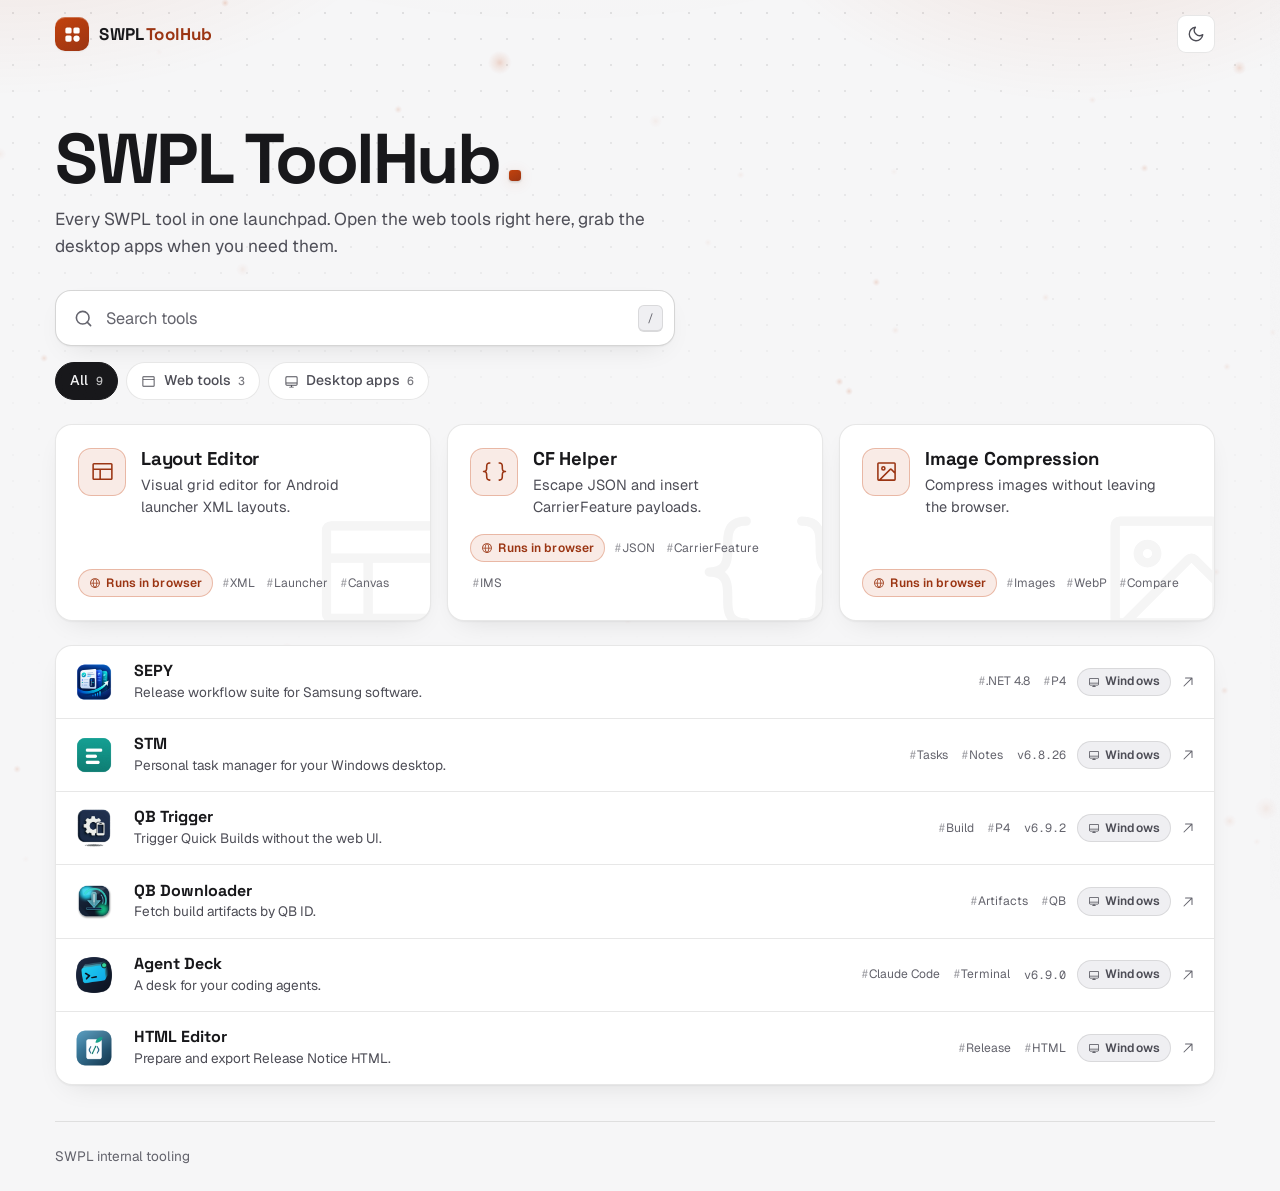
<file: index.html>
<!doctype html>
<html lang="en" data-theme="light">
<head>
  <meta charset="UTF-8" />
  <meta name="viewport" content="width=device-width, initial-scale=1.0" />
  <title>SWPL ToolHub</title>
  <meta name="description" content="SWPL ToolHub - the launchpad for SWPL web tools and desktop apps." />
  <meta name="theme-color" content="#f6f6f7" />
  <link rel="icon" type="image/svg+xml" href="data:image/svg+xml,%3Csvg xmlns='http://www.w3.org/2000/svg' viewBox='0 0 64 64'%3E%3Crect width='64' height='64' rx='15' fill='%23c2410c'/%3E%3Cg fill='%23fff'%3E%3Crect x='12' y='12' width='17' height='17' rx='4.5'/%3E%3Crect x='35' y='12' width='17' height='17' rx='4.5'/%3E%3Crect x='12' y='35' width='17' height='17' rx='4.5'/%3E%3Crect x='35' y='35' width='17' height='17' rx='8.5'/%3E%3C/g%3E%3C/svg%3E" />

  <script src="data/site-config.js"></script>
  <script src="data/tools.js"></script>
  <script src="assets/icons.js"></script>
  <script>
    /* Resolve theme before first paint to avoid a flash. */
    (function () {
      try {
        var saved = localStorage.getItem("swpl.theme");
        var mode = saved;
        if (mode !== "light" && mode !== "dark") {
          var cfg = window.SWPL_CONFIG || {};
          if (/(^|[?&])draft=1(&|$)/.test(location.search)) {
            try {
              var draft = JSON.parse(localStorage.getItem("swpl.toolhub.draft") || "null");
              if (draft && draft.config && draft.config.theme && draft.config.theme.defaultMode) {
                cfg = { theme: draft.config.theme };
              }
            } catch (e) {}
          }
          mode = cfg.theme && (cfg.theme.defaultMode === "light" || cfg.theme.defaultMode === "dark")
            ? cfg.theme.defaultMode
            : (window.matchMedia && window.matchMedia("(prefers-color-scheme: dark)").matches ? "dark" : "light");
        }
        document.documentElement.setAttribute("data-theme", mode);
      } catch (e) {}
    })();
  </script>
  <link rel="stylesheet" href="assets/site.css" />
</head>
<body data-anim="on" data-pattern="on" data-hero-style="aurora" data-card-style="elevated">
  <a class="skip-link" href="#main">Skip to content</a>
  <div class="backdrop" aria-hidden="true"></div>
  <div class="cursor-light" id="cursor-light" aria-hidden="true"></div>
  <canvas class="ember-field" id="ember-field" aria-hidden="true"></canvas>
  <div class="grain" aria-hidden="true"></div>

  <header class="topbar container-w">
    <a class="brand" href="./">
      <span class="brand-mark" aria-hidden="true"><svg class="icn" viewBox="0 0 64 64" fill="currentColor" aria-hidden="true"><rect x="8" y="8" width="21" height="21" rx="5.5"/><rect x="35" y="8" width="21" height="21" rx="5.5"/><rect x="8" y="35" width="21" height="21" rx="5.5"/><rect x="35" y="35" width="21" height="21" rx="10.5"/></svg></span>
      <span class="brand-word" id="brand-word">SWPL <em>ToolHub</em></span>
    </a>
    <nav class="topbar-actions" aria-label="Site actions">
      <button type="button" class="iconbtn theme-toggle" id="theme-toggle" aria-label="Toggle light and dark theme" title="Toggle theme">
        <svg class="icn icn-moon" viewBox="0 0 24 24" fill="none" stroke="currentColor" stroke-width="1.8" stroke-linecap="round" stroke-linejoin="round" aria-hidden="true"><path d="M21 12.79A9 9 0 1 1 11.21 3 7 7 0 0 0 21 12.79z"/></svg>
        <svg class="icn icn-sun" viewBox="0 0 24 24" fill="none" stroke="currentColor" stroke-width="1.8" stroke-linecap="round" stroke-linejoin="round" aria-hidden="true"><circle cx="12" cy="12" r="4"/><path d="M12 2v2M12 20v2M4.93 4.93l1.41 1.41M17.66 17.66l1.41 1.41M2 12h2M20 12h2M6.34 17.66l-1.41 1.41M19.07 4.93l-1.41 1.41"/></svg>
      </button>
      <a class="iconbtn" href="admin.html" data-admin-link aria-label="Admin console" title="Admin console">
        <svg class="icn" viewBox="0 0 24 24" fill="none" stroke="currentColor" stroke-width="1.8" stroke-linecap="round" stroke-linejoin="round" aria-hidden="true"><circle cx="12" cy="12" r="3"/><path d="M19.4 15a1.65 1.65 0 0 0 .33 1.82l.06.06a2 2 0 1 1-2.83 2.83l-.06-.06a1.65 1.65 0 0 0-1.82-.33 1.65 1.65 0 0 0-1 1.51V21a2 2 0 1 1-4 0v-.09A1.65 1.65 0 0 0 9 19.4a1.65 1.65 0 0 0-1.82.33l-.06.06a2 2 0 1 1-2.83-2.83l.06-.06a1.65 1.65 0 0 0 .33-1.82 1.65 1.65 0 0 0-1.51-1H3a2 2 0 1 1 0-4h.09A1.65 1.65 0 0 0 4.6 9a1.65 1.65 0 0 0-.33-1.82l-.06-.06a2 2 0 1 1 2.83-2.83l.06.06a1.65 1.65 0 0 0 1.82.33H9a1.65 1.65 0 0 0 1-1.51V3a2 2 0 1 1 4 0v.09a1.65 1.65 0 0 0 1 1.51 1.65 1.65 0 0 0 1.82-.33l.06-.06a2 2 0 1 1 2.83 2.83l-.06.06a1.65 1.65 0 0 0-.33 1.82V9a1.65 1.65 0 0 0 1.51 1H21a2 2 0 1 1 0 4h-.09a1.65 1.65 0 0 0-1.51 1z"/></svg>
      </a>
    </nav>
  </header>

  <main id="main" class="container-w">
    <section class="hero">
      <h1 class="hero-title" id="hero-title">SWPL ToolHub</h1>
      <p class="hero-tagline" id="hero-tagline"></p>
    </section>

    <section class="finder" aria-label="Find a tool">
      <div class="search" id="search-box">
        <svg class="icn" viewBox="0 0 24 24" fill="none" stroke="currentColor" stroke-width="2" stroke-linecap="round" stroke-linejoin="round" aria-hidden="true"><circle cx="11" cy="11" r="8"/><path d="m21 21-4.35-4.35"/></svg>
        <input type="search" id="search-input" placeholder="Search tools" aria-label="Search tools" autocomplete="off" spellcheck="false" />
        <kbd aria-hidden="true">/</kbd>
        <button type="button" class="search-clear" id="search-clear" aria-label="Clear search">
          <svg class="icn" viewBox="0 0 24 24" fill="none" stroke="currentColor" stroke-width="2" stroke-linecap="round" stroke-linejoin="round" aria-hidden="true"><line x1="18" y1="6" x2="6" y2="18"/><line x1="6" y1="6" x2="18" y2="18"/></svg>
        </button>
      </div>
      <div class="chips" id="chips" role="radiogroup" aria-label="Filter by category"></div>
    </section>

    <section class="grid" id="tool-grid" aria-label="Tools"></section>

    <div class="empty" id="empty-state" hidden>
      <span class="empty-tile" aria-hidden="true">
        <svg class="icn" viewBox="0 0 24 24" fill="none" stroke="currentColor" stroke-width="1.6" stroke-linecap="round" stroke-linejoin="round"><circle cx="11" cy="11" r="8"/><path d="m21 21-4.35-4.35"/></svg>
      </span>
      <p>No tools match your search.</p>
      <button type="button" id="empty-reset">Clear filters</button>
    </div>
  </main>

  <footer class="site-footer container-w">
    <span id="footer-text"></span>
    <a href="admin.html" data-admin-link>
      <svg class="icn" viewBox="0 0 24 24" fill="none" stroke="currentColor" stroke-width="2" stroke-linecap="round" stroke-linejoin="round" aria-hidden="true"><circle cx="12" cy="12" r="3"/><path d="M12 1v4m0 14v4M4.22 4.22l2.83 2.83m9.9 9.9 2.83 2.83M1 12h4m14 0h4M4.22 19.78l2.83-2.83m9.9-9.9 2.83-2.83"/></svg>
      Admin
    </a>
  </footer>

  <dialog class="tool-dialog" id="tool-dialog" aria-labelledby="dlg-title"></dialog>

  <script src="assets/site.js"></script>
</body>
</html>
</file>
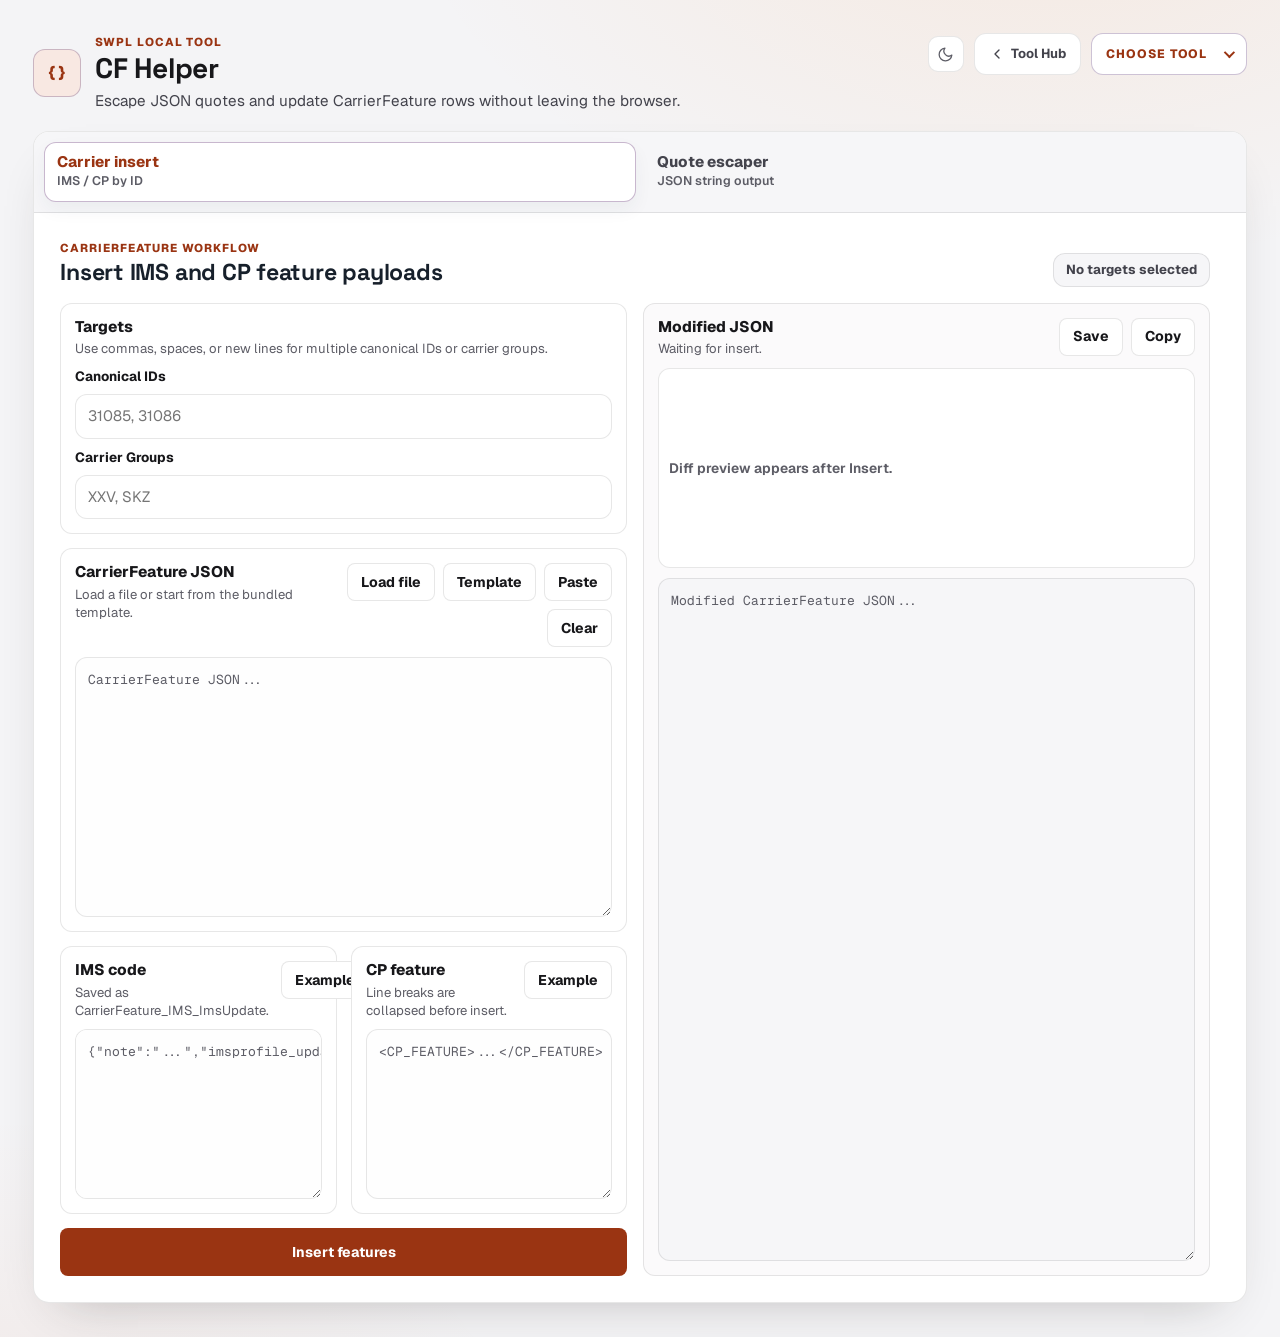
<file: tools/cf-helper/index.html>
<!DOCTYPE html>
<html lang="en">
<head>
    <meta charset="UTF-8">
    <meta name="viewport" content="width=device-width, initial-scale=1.0">
    <meta name="description" content="Local CF helper for JSON quote escaping and CarrierFeature updates.">
    <meta name="theme-color" content="#f4f4f6" data-light="#f4f4f6" data-dark="#0e0e10">
    <title>CF Helper - SWPL ToolHub</title>
    <link rel="icon" href="favicon.svg" type="image/svg+xml">
    <link rel="icon" href="favicon.png" type="image/png" sizes="32x32">
    <link rel="apple-touch-icon" href="favicon.png">
    <script src="../../data/site-config.js"></script>
    <script src="../../assets/tool-bridge.js"></script>
    <link rel="stylesheet" href="styles.css">
    <link rel="stylesheet" href="../../assets/tool-bridge.css">
</head>
<body>
    <a class="skip-link" href="#main">Skip to content</a>

    <div class="app">
        <header class="app-header">
            <div class="brand">
                <div class="brand__mark" aria-hidden="true">{}</div>
                <div class="brand__copy">
                    <p class="eyebrow">SWPL local tool</p>
                    <h1>CF Helper</h1>
                    <p class="app-header__tagline">Escape JSON quotes and update CarrierFeature rows without leaving the browser.</p>
                </div>
            </div>
            <div class="header-actions">
                <button type="button" class="swpl-theme-toggle" data-swpl-theme-toggle aria-label="Toggle light and dark theme" title="Toggle theme">
                    <svg class="swpl-icon-moon" viewBox="0 0 24 24" width="17" height="17" fill="none" stroke="currentColor" stroke-width="1.8" stroke-linecap="round" stroke-linejoin="round" aria-hidden="true"><path d="M21 12.79A9 9 0 1 1 11.21 3 7 7 0 0 0 21 12.79z"/></svg>
                    <svg class="swpl-icon-sun" viewBox="0 0 24 24" width="17" height="17" fill="none" stroke="currentColor" stroke-width="1.8" stroke-linecap="round" stroke-linejoin="round" aria-hidden="true"><circle cx="12" cy="12" r="4"/><path d="M12 2v2M12 20v2M4.93 4.93l1.41 1.41M17.66 17.66l1.41 1.41M2 12h2M20 12h2M6.34 17.66l-1.41 1.41M19.07 4.93l-1.41 1.41"/></svg>
                </button>
                <a class="hub-back" href="../../index.html">
                    <svg viewBox="0 0 24 24" width="16" height="16" fill="none" stroke="currentColor" stroke-width="2" stroke-linecap="round" stroke-linejoin="round" aria-hidden="true"><path d="M15 18l-6-6 6-6"/></svg>
                    Tool Hub
                </a>
                <details class="tool-switcher">
                    <summary>Choose tool</summary>
                    <nav class="tool-switcher__menu" aria-label="Choose tool">
                        <a href="../../index.html">Tool Hub</a>
                        <a href="../layout-editor/index.html">Layout Editor</a>
                        <a href="../cf-helper/index.html" aria-current="page">CF Helper</a>
                        <a href="../image-compressor/index.html">Image Compression</a>
                    </nav>
                </details>
            </div>
        </header>

        <div class="app-frame">
            <nav class="tool-nav" aria-label="Tools" role="tablist">
                <button type="button" class="tool-nav__btn is-active" data-tab="carrier-feature-inserter" role="tab" aria-selected="true" aria-controls="carrier-feature-inserter-tab">
                    <span class="tool-nav__label">Carrier insert</span>
                    <span class="tool-nav__meta">IMS / CP by ID</span>
                </button>
                <button type="button" class="tool-nav__btn" data-tab="quote-escaper" role="tab" aria-selected="false" aria-controls="quote-escaper-tab">
                    <span class="tool-nav__label">Quote escaper</span>
                    <span class="tool-nav__meta">JSON string output</span>
                </button>
            </nav>

            <main id="main" class="main">
                <div id="error-message" class="banner banner--error hidden" role="status" aria-live="polite"></div>

                <section id="carrier-feature-inserter-tab" class="tool-panel is-active" aria-labelledby="carrier-heading" role="tabpanel">
                    <div class="section-head">
                        <div>
                            <p class="eyebrow">CarrierFeature workflow</p>
                            <h2 id="carrier-heading">Insert IMS and CP feature payloads</h2>
                        </div>
                        <div id="carrier-id-summary" class="status-pill">No targets selected</div>
                    </div>

                    <div class="workbench workbench--carrier">
                        <div class="input-stack">
                            <section class="tool-card tool-card--compact" aria-labelledby="target-heading">
                                <div class="tool-card__head">
                                    <div>
                                        <h3 id="target-heading">Targets</h3>
                                        <p>Use commas, spaces, or new lines for multiple canonical IDs or carrier groups.</p>
                                    </div>
                                </div>
                                <label class="field-label" for="canonical-id">Canonical IDs</label>
                                <input type="text" id="canonical-id" class="text-input" placeholder="31085, 31086" spellcheck="false" autocomplete="off">
                                <label class="field-label" for="carrier-group">Carrier Groups</label>
                                <input type="text" id="carrier-group" class="text-input" placeholder="XXV, SKZ" spellcheck="false" autocomplete="off">
                            </section>

                            <section class="tool-card" aria-labelledby="carrier-json-heading">
                                <div class="tool-card__head">
                                    <div>
                                        <h3 id="carrier-json-heading">CarrierFeature JSON</h3>
                                        <p>Load a file or start from the bundled template.</p>
                                    </div>
                                    <div class="btn-row btn-row--right">
                                        <button type="button" id="ims-load-file-btn" class="btn btn--ghost">Load file</button>
                                        <input type="file" id="ims-file-input" accept=".json,.txt" hidden>
                                        <button type="button" id="ims-template-btn" class="btn btn--ghost">Template</button>
                                        <button type="button" id="ims-paste-btn" class="btn btn--ghost">Paste</button>
                                        <button type="button" id="ims-clear-btn" class="btn btn--ghost">Clear</button>
                                    </div>
                                </div>
                                <label class="field-label visually-hidden" for="carrier-feature-json">CarrierFeature JSON</label>
                                <textarea id="carrier-feature-json" class="code-input code-input--medium" placeholder="CarrierFeature JSON..." spellcheck="false" autocorrect="off" autocomplete="off" autocapitalize="off" rows="10"></textarea>
                            </section>

                            <div class="feature-grid">
                                <section class="tool-card tool-card--payload" aria-labelledby="ims-code-heading">
                                    <div class="tool-card__head">
                                        <div>
                                            <h3 id="ims-code-heading">IMS code</h3>
                                            <p>Saved as CarrierFeature_IMS_ImsUpdate.</p>
                                        </div>
                                        <button type="button" id="ims-example-btn" class="btn btn--ghost">Example</button>
                                    </div>
                                    <label class="field-label visually-hidden" for="ims-code">IMS code</label>
                                    <textarea id="ims-code" class="code-input code-input--short" placeholder='{"note":"...","imsprofile_update":{...}}' spellcheck="false" autocorrect="off" autocomplete="off" autocapitalize="off" rows="7"></textarea>
                                </section>

                                <section class="tool-card tool-card--payload" aria-labelledby="cp-feature-heading">
                                    <div class="tool-card__head">
                                        <div>
                                            <h3 id="cp-feature-heading">CP feature</h3>
                                            <p>Line breaks are collapsed before insert.</p>
                                        </div>
                                        <button type="button" id="cp-example-btn" class="btn btn--ghost">Example</button>
                                    </div>
                                    <label class="field-label visually-hidden" for="cp-feature-data">CP feature</label>
                                    <textarea id="cp-feature-data" class="code-input code-input--short" placeholder="<CP_FEATURE>...</CP_FEATURE>" spellcheck="false" autocorrect="off" autocomplete="off" autocapitalize="off" rows="7"></textarea>
                                </section>
                            </div>

                            <button type="button" id="insert-features-btn" class="btn btn--primary btn--block">Insert features</button>
                        </div>

                        <aside class="output-stack" aria-labelledby="carrier-output-heading">
                            <section class="tool-card tool-card--output">
                                <div class="tool-card__head">
                                    <div>
                                        <h3 id="carrier-output-heading">Modified JSON</h3>
                                        <p id="carrier-summary">Waiting for insert.</p>
                                    </div>
                                    <div class="btn-row btn-row--right">
                                        <button type="button" id="ims-save-file-btn" class="btn btn--ghost">Save</button>
                                        <button type="button" id="ims-copy-btn" class="btn btn--ghost">Copy</button>
                                    </div>
                                </div>
                                <label class="field-label visually-hidden" for="ims-output-json">Modified JSON</label>
                                <div id="carrier-diff-preview" class="diff-preview" aria-live="polite">
                                    <div class="diff-preview__empty">Diff preview appears after Insert.</div>
                                </div>
                                <textarea id="ims-output-json" class="code-input code-input--readonly code-input--tall" readonly placeholder="Modified CarrierFeature JSON..." spellcheck="false" autocorrect="off" autocomplete="off" autocapitalize="off" rows="18"></textarea>
                            </section>
                        </aside>
                    </div>
                </section>

                <section id="quote-escaper-tab" class="tool-panel" aria-labelledby="quote-escaper-heading" role="tabpanel" hidden>
                    <div class="section-head">
                        <div>
                            <p class="eyebrow">Quote escaper</p>
                            <h2 id="quote-escaper-heading">Convert JSON into an escaped string</h2>
                        </div>
                        <div id="quote-status" class="status-pill">Ready</div>
                    </div>

                    <div class="workbench">
                        <section class="tool-card" aria-labelledby="quote-input-heading">
                            <div class="tool-card__head">
                                <div>
                                    <h3 id="quote-input-heading">Input JSON</h3>
                                    <p id="input-size-hint" hidden></p>
                                </div>
                                <div class="btn-row btn-row--right">
                                    <button type="button" id="load-file-btn" class="btn btn--ghost">Load file</button>
                                    <input type="file" id="file-input" accept=".json,.txt" hidden>
                                    <button type="button" id="paste-btn" class="btn btn--ghost">Paste</button>
                                    <button type="button" id="clear-btn" class="btn btn--ghost">Clear</button>
                                </div>
                            </div>
                            <label class="field-label visually-hidden" for="input-json">JSON</label>
                            <textarea id="input-json" class="code-input code-input--tall" placeholder="Paste or load JSON..." spellcheck="false" autocorrect="off" autocomplete="off" autocapitalize="off" rows="18"></textarea>
                            <div class="option-row">
                                <label class="check">
                                    <input type="checkbox" id="remove-line-breaks" checked>
                                    <span>Remove line breaks</span>
                                </label>
                                <button type="button" id="convert-btn" class="btn btn--primary">Convert</button>
                            </div>
                        </section>

                        <section class="tool-card tool-card--output" aria-labelledby="quote-output-heading">
                            <div class="tool-card__head">
                                <div>
                                    <h3 id="quote-output-heading">Escaped output</h3>
                                    <p id="quote-output-meta">No output yet.</p>
                                </div>
                                <div class="btn-row btn-row--right">
                                    <button type="button" id="save-file-btn" class="btn btn--ghost">Save</button>
                                    <button type="button" id="copy-btn" class="btn btn--ghost">Copy</button>
                                </div>
                            </div>
                            <label class="field-label visually-hidden" for="output-json">Escaped output</label>
                            <textarea id="output-json" class="code-input code-input--readonly code-input--tall" readonly placeholder="Result appears here..." spellcheck="false" autocorrect="off" autocomplete="off" autocapitalize="off" rows="18"></textarea>
                        </section>
                    </div>
                </section>
            </main>
        </div>
    </div>

    <div id="syntax-error-modal" class="modal hidden" role="dialog" aria-modal="true" aria-labelledby="modal-title">
        <div class="modal__card">
            <div class="modal__head">
                <h2 id="modal-title" class="modal__title">Syntax error</h2>
                <button type="button" id="close-modal-btn" class="icon-btn" aria-label="Close">&times;</button>
            </div>
            <div class="modal__body">
                <pre id="modal-error-message" class="modal__pre"></pre>
            </div>
            <div class="modal__foot">
                <button type="button" id="modal-close-btn" class="btn btn--ghost">Close</button>
                <button type="button" id="modal-continue-btn" class="btn btn--primary">Continue anyway</button>
            </div>
        </div>
    </div>

    <script src="script.js" defer></script>
</body>
</html>
</file>
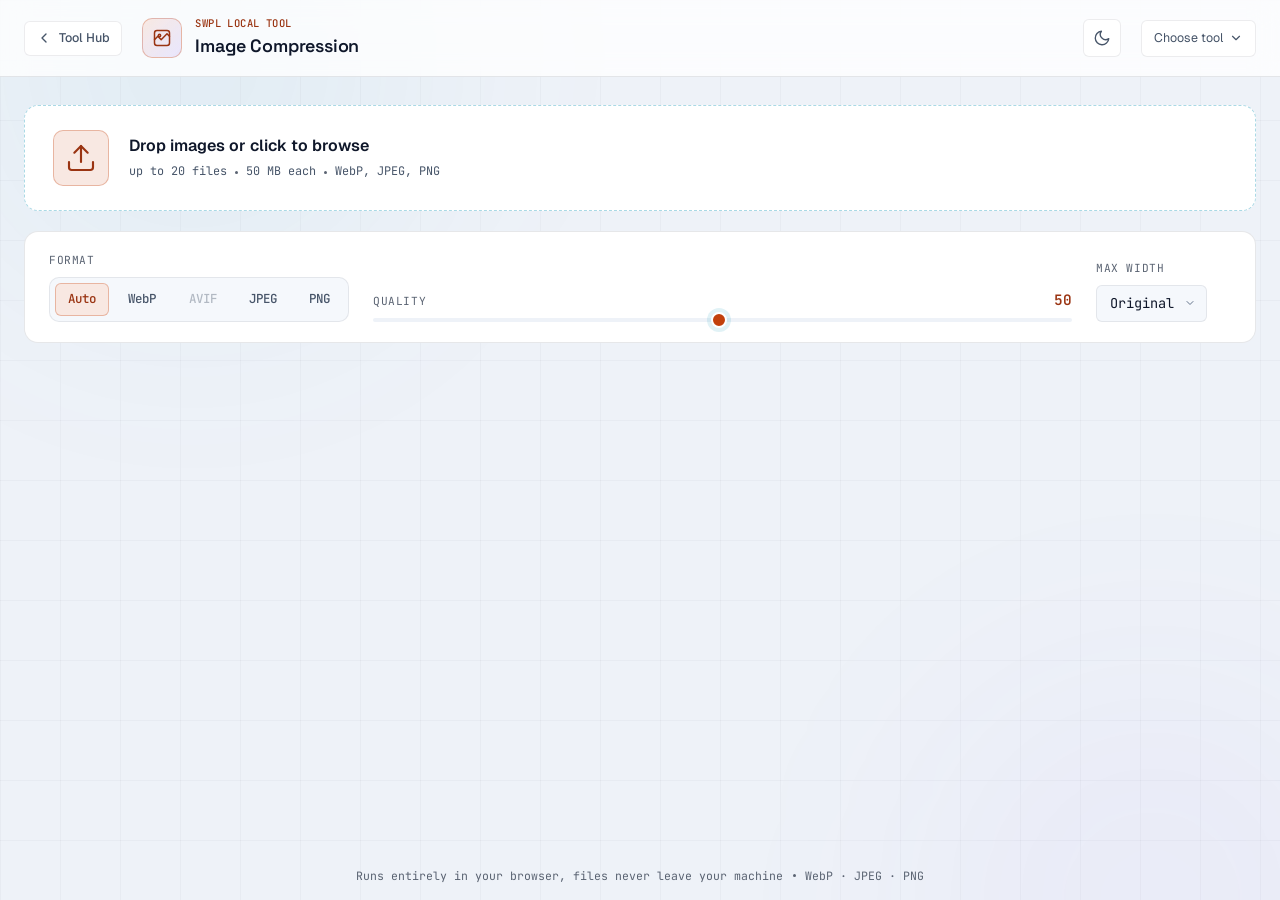
<file: tools/image-compressor/index.html>
<!doctype html>
<html lang="en">
<head>
  <meta charset="UTF-8" />
  <meta name="viewport" content="width=device-width, initial-scale=1.0" />
  <meta name="description" content="Compress images entirely in your browser, with a Squoosh-style compare view." />
  <meta name="theme-color" content="#f4f4f6" id="theme-color-meta" data-light="#f4f4f6" data-dark="#0e0e10" />
  <title>Image Compression - SWPL ToolHub</title>
  <link rel="icon" type="image/svg+xml" href="favicon.svg" />
  <script src="../../data/site-config.js"></script>
  <script src="../../assets/tool-bridge.js"></script>
  <link rel="preconnect" href="https://fonts.googleapis.com" />
  <link rel="preconnect" href="https://fonts.gstatic.com" crossorigin />
  <link
    href="https://fonts.googleapis.com/css2?family=JetBrains+Mono:wght@400;500;600;700&family=Inter:wght@400;500;600;700&display=swap"
    rel="stylesheet"
  />
  <link rel="stylesheet" href="styles.css" />
  <link rel="stylesheet" href="../../assets/tool-bridge.css" />
</head>
<body>
  <a class="skip-link" href="#main">Skip to content</a>

  <div class="ambient" aria-hidden="true">
    <div class="grid-bg"></div>
    <div class="glow glow--cyan"></div>
    <div class="glow glow--violet"></div>
  </div>

  <header class="topbar">
    <a class="topbar__back" href="../../index.html" aria-label="Back to tool hub">
      <svg viewBox="0 0 24 24" width="16" height="16" fill="none" stroke="currentColor" stroke-width="2" stroke-linecap="round" stroke-linejoin="round" aria-hidden="true">
        <path d="M15 18l-6-6 6-6" />
      </svg>
      <span>Tool Hub</span>
    </a>

    <div class="topbar__brand">
      <div class="topbar__mark" aria-hidden="true">
        <svg viewBox="0 0 24 24" width="20" height="20" fill="none" stroke="currentColor" stroke-width="1.8" stroke-linecap="round" stroke-linejoin="round">
          <rect x="3" y="3" width="18" height="18" rx="3" />
          <path d="M3 14l4-4 4 4 7-7 3 3" />
          <circle cx="9" cy="9" r="1.4" />
        </svg>
      </div>
      <div class="topbar__copy">
        <p class="eyebrow">SWPL local tool</p>
        <h1>Image Compression</h1>
      </div>
    </div>

    <button type="button" class="theme-toggle" id="theme-toggle" data-swpl-theme-toggle aria-label="Toggle light and dark theme" title="Toggle theme">
      <svg class="icon-moon" viewBox="0 0 24 24" width="18" height="18" fill="none" stroke="currentColor" stroke-width="1.8" stroke-linecap="round" stroke-linejoin="round" aria-hidden="true">
        <path d="M21 12.79A9 9 0 1 1 11.21 3 7 7 0 0 0 21 12.79z" />
      </svg>
      <svg class="icon-sun" viewBox="0 0 24 24" width="18" height="18" fill="none" stroke="currentColor" stroke-width="1.8" stroke-linecap="round" stroke-linejoin="round" aria-hidden="true">
        <circle cx="12" cy="12" r="4" />
        <path d="M12 2v2M12 20v2M4.93 4.93l1.41 1.41M17.66 17.66l1.41 1.41M2 12h2M20 12h2M6.34 17.66l-1.41 1.41M19.07 4.93l-1.41 1.41" />
      </svg>
    </button>

    <details class="tool-switcher">
      <summary>
        <span>Choose tool</span>
        <svg viewBox="0 0 24 24" width="14" height="14" fill="none" stroke="currentColor" stroke-width="2" stroke-linecap="round" stroke-linejoin="round" aria-hidden="true">
          <path d="M6 9l6 6 6-6" />
        </svg>
      </summary>
      <nav class="tool-switcher__menu" aria-label="Available tools">
        <a href="../../index.html">Tool Hub</a>
        <a href="../layout-editor/index.html">Layout Editor</a>
        <a href="../cf-helper/index.html">CF Helper</a>
        <a href="../image-compressor/index.html" aria-current="page">Image Compression</a>
      </nav>
    </details>
  </header>

  <main id="main" class="shell" data-view="list">
    <!-- ─── LIST VIEW ───────────────────────────────────────────── -->
    <section class="view view--list" data-view-name="list">
      <div class="dropzone" id="dropzone" tabindex="0" role="button" aria-label="Drop or browse images">
        <input type="file" id="file-input" accept="image/*" multiple hidden />
        <div class="dropzone__icon" aria-hidden="true">
          <svg viewBox="0 0 24 24" width="32" height="32" fill="none" stroke="currentColor" stroke-width="1.6" stroke-linecap="round" stroke-linejoin="round">
            <path d="M21 15v4a2 2 0 0 1-2 2H5a2 2 0 0 1-2-2v-4" />
            <polyline points="17 8 12 3 7 8" />
            <line x1="12" y1="3" x2="12" y2="15" />
          </svg>
        </div>
        <div class="dropzone__copy">
          <p class="dropzone__title">Drop images or click to browse</p>
          <p class="dropzone__hint">
            <span data-limit="files">up to 20 files</span>
            <span class="dot" aria-hidden="true"></span>
            <span data-limit="size">50 MB each</span>
            <span class="dot" aria-hidden="true"></span>
            <span id="supported-formats-hint">WebP, JPEG, PNG</span>
          </p>
        </div>
      </div>

      <div class="controls" aria-label="Compression settings">
        <div class="control control--format">
          <label class="control__label">Format</label>
          <div class="pill-group" role="radiogroup" aria-label="Output format">
            <button type="button" class="pill is-active" data-format="auto" role="radio" aria-checked="true">Auto</button>
            <button type="button" class="pill" data-format="webp" role="radio" aria-checked="false">WebP</button>
            <button type="button" class="pill" data-format="avif" role="radio" aria-checked="false">AVIF</button>
            <button type="button" class="pill" data-format="jpeg" role="radio" aria-checked="false">JPEG</button>
            <button type="button" class="pill" data-format="png" role="radio" aria-checked="false">PNG</button>
          </div>
        </div>

        <div class="control control--quality">
          <div class="control__head">
            <label class="control__label" for="quality-range">Quality</label>
            <span class="control__value" id="quality-value">50</span>
          </div>
          <input id="quality-range" class="range" type="range" min="1" max="100" value="50" step="1" aria-valuemin="1" aria-valuemax="100" aria-valuenow="50" />
        </div>

        <div class="control control--width">
          <label class="control__label" for="width-select">Max width</label>
          <select id="width-select" class="select">
            <option value="9999" selected>Original</option>
            <option value="2400">2400 px</option>
            <option value="1600">1600 px</option>
            <option value="1200">1200 px</option>
            <option value="800">800 px</option>
          </select>
        </div>

        <button type="button" id="recompress-btn" class="btn btn--ghost" hidden>
          <svg viewBox="0 0 24 24" width="14" height="14" fill="none" stroke="currentColor" stroke-width="2" stroke-linecap="round" stroke-linejoin="round" aria-hidden="true">
            <polyline points="23 4 23 10 17 10" />
            <path d="M20.49 15a9 9 0 1 1-2.12-9.36L23 10" />
          </svg>
          <span>Recompress</span>
        </button>
      </div>

      <div class="banner banner--error" id="error-banner" hidden role="alert"></div>

      <div class="file-grid" id="file-grid" aria-live="polite"></div>

      <aside class="summary" id="summary" hidden>
        <div class="summary__stats">
          <div class="stat">
            <span class="stat__value" id="stat-original">—</span>
            <span class="stat__label">Original</span>
          </div>
          <div class="stat stat--arrow" aria-hidden="true">
            <svg viewBox="0 0 24 24" width="14" height="14" fill="none" stroke="currentColor" stroke-width="2" stroke-linecap="round" stroke-linejoin="round">
              <path d="M5 12h14" /><path d="m12 5 7 7-7 7" />
            </svg>
          </div>
          <div class="stat">
            <span class="stat__value" id="stat-compressed">—</span>
            <span class="stat__label">Compressed</span>
          </div>
          <div class="stat stat--saving">
            <span class="stat__value" id="stat-saved">—</span>
            <span class="stat__label">Saved</span>
          </div>
        </div>
        <div class="summary__actions">
          <button type="button" class="btn btn--ghost" id="clear-btn">
            <svg viewBox="0 0 24 24" width="14" height="14" fill="none" stroke="currentColor" stroke-width="2" stroke-linecap="round" stroke-linejoin="round" aria-hidden="true">
              <polyline points="3 6 5 6 21 6" />
              <path d="M19 6l-1 14a2 2 0 0 1-2 2H8a2 2 0 0 1-2-2L5 6" />
            </svg>
            <span>Clear all</span>
          </button>
          <button type="button" class="btn btn--primary" id="download-zip">
            <svg viewBox="0 0 24 24" width="14" height="14" fill="none" stroke="currentColor" stroke-width="2" stroke-linecap="round" stroke-linejoin="round" aria-hidden="true">
              <path d="M21 15v4a2 2 0 0 1-2 2H5a2 2 0 0 1-2-2v-4" />
              <polyline points="7 10 12 15 17 10" />
              <line x1="12" y1="15" x2="12" y2="3" />
            </svg>
            <span id="download-label">Download all</span>
          </button>
        </div>
      </aside>
    </section>

    <!-- ─── COMPARE VIEW ───────────────────────────────────────── -->
    <section class="view view--compare" data-view-name="compare">
      <header class="compare__header">
        <button type="button" class="btn btn--ghost" id="compare-back">
          <svg viewBox="0 0 24 24" width="14" height="14" fill="none" stroke="currentColor" stroke-width="2" stroke-linecap="round" stroke-linejoin="round" aria-hidden="true">
            <path d="M15 18l-6-6 6-6" />
          </svg>
          <span>Back to list</span>
        </button>

        <div class="compare__title">
          <p class="compare__filename" id="compare-filename">image.png</p>
          <p class="compare__meta" id="compare-meta">—</p>
        </div>

        <button type="button" class="btn btn--primary" id="compare-download" disabled>
          <svg viewBox="0 0 24 24" width="14" height="14" fill="none" stroke="currentColor" stroke-width="2" stroke-linecap="round" stroke-linejoin="round" aria-hidden="true">
            <path d="M21 15v4a2 2 0 0 1-2 2H5a2 2 0 0 1-2-2v-4" />
            <polyline points="7 10 12 15 17 10" />
            <line x1="12" y1="15" x2="12" y2="3" />
          </svg>
          <span>Download</span>
        </button>
      </header>

      <div class="compare__layout">
        <div class="compare__viewport" id="compare-viewport">
          <div class="compare__stage" id="compare-stage">
            <div class="compare__pane compare__pane--orig" id="compare-pane-orig" aria-label="Original image">
              <img id="compare-img-orig" alt="" />
              <span class="compare__tag compare__tag--orig">Original</span>
            </div>
            <div class="compare__pane compare__pane--comp" id="compare-pane-comp" aria-label="Compressed image">
              <img id="compare-img-comp" alt="" />
              <span class="compare__tag compare__tag--comp" id="compare-tag-comp">Compressed</span>
            </div>

            <div class="compare__divider" id="compare-divider" role="slider" aria-label="Compare position" aria-valuemin="0" aria-valuemax="100" aria-valuenow="50" tabindex="0">
              <div class="compare__handle" aria-hidden="true">
                <svg viewBox="0 0 24 24" width="14" height="14" fill="none" stroke="currentColor" stroke-width="2" stroke-linecap="round" stroke-linejoin="round">
                  <polyline points="15 18 9 12 15 6" />
                </svg>
                <svg viewBox="0 0 24 24" width="14" height="14" fill="none" stroke="currentColor" stroke-width="2" stroke-linecap="round" stroke-linejoin="round">
                  <polyline points="9 18 15 12 9 6" />
                </svg>
              </div>
            </div>

            <div class="compare__busy" id="compare-busy" hidden aria-hidden="true">
              <span class="spinner"></span>
              <span>Compressing…</span>
            </div>
          </div>
        </div>

        <aside class="compare__panel">
          <section class="panel-section">
            <h2 class="panel-section__title">Format</h2>
            <div class="pill-group pill-group--grid" role="radiogroup" aria-label="Compare format">
              <button type="button" class="pill is-active" data-cmp-format="auto" role="radio" aria-checked="true">Auto</button>
              <button type="button" class="pill" data-cmp-format="webp" role="radio" aria-checked="false">WebP</button>
              <button type="button" class="pill" data-cmp-format="avif" role="radio" aria-checked="false">AVIF</button>
              <button type="button" class="pill" data-cmp-format="jpeg" role="radio" aria-checked="false">JPEG</button>
              <button type="button" class="pill" data-cmp-format="png" role="radio" aria-checked="false">PNG</button>
            </div>
          </section>

          <section class="panel-section">
            <div class="panel-section__head">
              <h2 class="panel-section__title">Quality</h2>
              <span class="panel-section__value" id="cmp-quality-value">50</span>
            </div>
            <input id="cmp-quality-range" class="range" type="range" min="1" max="100" value="50" step="1" />
            <p class="panel-section__hint">Auto-capped to 85 (no alpha) or 90 (with alpha) for best results.</p>
          </section>

          <section class="panel-section">
            <h2 class="panel-section__title">Max width</h2>
            <div class="width-stack">
              <select id="cmp-width-select" class="select">
                <option value="9999" selected>Original</option>
                <option value="2400">2400 px</option>
                <option value="1600">1600 px</option>
                <option value="1200">1200 px</option>
                <option value="800">800 px</option>
              </select>
            </div>
          </section>

          <section class="panel-section panel-section--diff">
            <h2 class="panel-section__title">Compare</h2>
            <div class="diff-grid">
              <div class="diff-row">
                <span class="diff-row__label">Original</span>
                <span class="diff-row__value" id="cmp-stat-orig">—</span>
              </div>
              <div class="diff-row">
                <span class="diff-row__label">Compressed</span>
                <span class="diff-row__value" id="cmp-stat-comp">—</span>
              </div>
              <div class="diff-row diff-row--accent">
                <span class="diff-row__label">Saved</span>
                <span class="diff-row__value" id="cmp-stat-saved">—</span>
              </div>
              <div class="diff-row">
                <span class="diff-row__label">Dimensions</span>
                <span class="diff-row__value" id="cmp-stat-dim">—</span>
              </div>
              <div class="diff-row">
                <span class="diff-row__label">Output type</span>
                <span class="diff-row__value" id="cmp-stat-mime">—</span>
              </div>
            </div>
          </section>

          <section class="panel-section panel-section--zoom">
            <div class="panel-section__head">
              <h2 class="panel-section__title">Zoom</h2>
              <span class="panel-section__value" id="cmp-zoom-value">100%</span>
            </div>
            <div class="zoom-controls">
              <button type="button" class="btn btn--ghost btn--icon" id="cmp-zoom-out" aria-label="Zoom out">
                <svg viewBox="0 0 24 24" width="16" height="16" fill="none" stroke="currentColor" stroke-width="2" stroke-linecap="round" stroke-linejoin="round"><line x1="5" y1="12" x2="19" y2="12"/></svg>
              </button>
              <input id="cmp-zoom-range" class="range" type="range" min="25" max="400" value="100" step="5" aria-label="Zoom" />
              <button type="button" class="btn btn--ghost btn--icon" id="cmp-zoom-in" aria-label="Zoom in">
                <svg viewBox="0 0 24 24" width="16" height="16" fill="none" stroke="currentColor" stroke-width="2" stroke-linecap="round" stroke-linejoin="round"><line x1="12" y1="5" x2="12" y2="19"/><line x1="5" y1="12" x2="19" y2="12"/></svg>
              </button>
              <button type="button" class="btn btn--ghost btn--icon" id="cmp-zoom-fit" aria-label="Fit to screen" title="Fit">
                <svg viewBox="0 0 24 24" width="16" height="16" fill="none" stroke="currentColor" stroke-width="2" stroke-linecap="round" stroke-linejoin="round">
                  <path d="M4 4h6"/><path d="M4 4v6"/><path d="M20 20h-6"/><path d="M20 20v-6"/>
                </svg>
              </button>
            </div>
          </section>
        </aside>
      </div>
    </section>
  </main>

  <footer class="footer">
    <span>Runs entirely in your browser, files never leave your machine</span>
    <span class="dot" aria-hidden="true"></span>
    <span id="footer-formats">WebP · JPEG · PNG</span>
  </footer>

  <script src="vendor/fflate.umd.js"></script>
  <script src="vendor/pako.min.js"></script>
  <script src="vendor/UPNG.js"></script>
  <script src="script.js" defer></script>
</body>
</html>
</file>
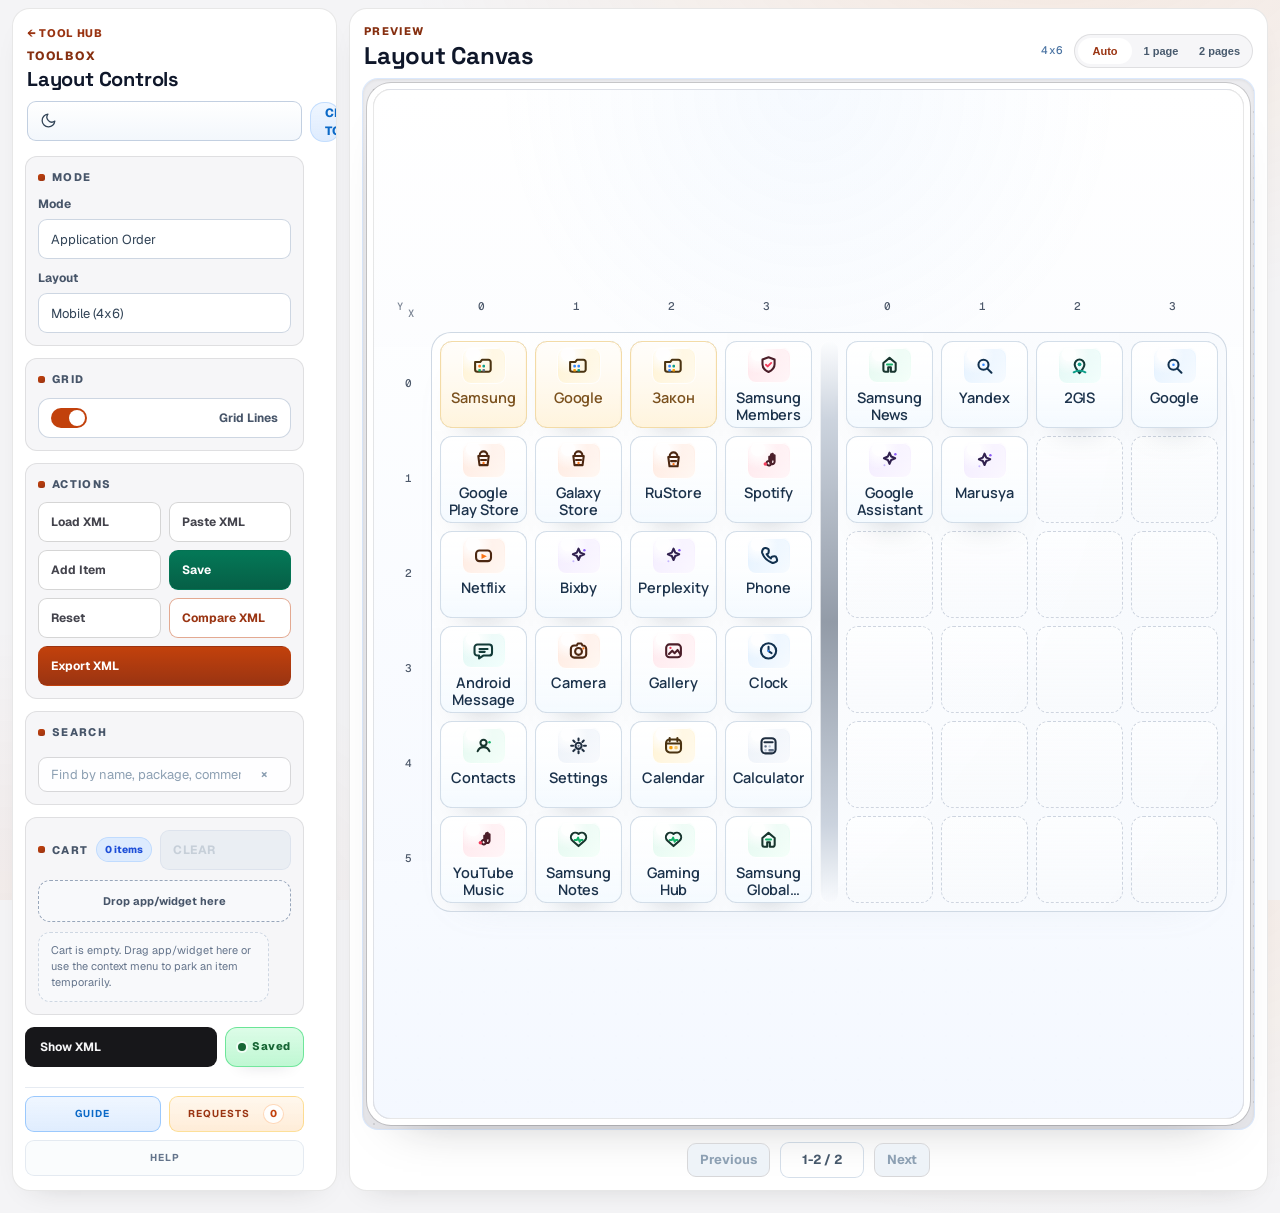
<file: tools/layout-editor/index.html>
<!doctype html>
<html lang="en">
  <head>
    <meta charset="UTF-8" />
    <meta name="viewport" content="width=device-width, initial-scale=1.0" />
    <title>Layout Editor - SWPL ToolHub</title>
    <meta name="description" content="Visual grid editor for Android launcher XML layout files. Edit application order and default workspace configurations." />
    <meta name="theme-color" content="#f4f4f6" data-light="#f4f4f6" data-dark="#0e0e10" />
    <link rel="icon" type="image/svg+xml" href="assets/icon/favicon-tab.svg?v=20260401" />
    <link rel="icon" type="image/png" sizes="32x32" href="assets/icon/favicon-tab.png?v=20260401" />
    <link rel="apple-touch-icon" href="assets/icon/favicon-tab.png?v=20260401" />
    <link rel="preconnect" href="https://fonts.googleapis.com" />
    <link rel="preconnect" href="https://fonts.gstatic.com" crossorigin />
    <link href="https://fonts.googleapis.com/css2?family=IBM+Plex+Mono:wght@400;500&family=Manrope:wght@500;600;700&family=Space+Grotesk:wght@500;700&display=swap" rel="stylesheet" />
    <script src="../../data/site-config.js"></script>
    <script src="../../assets/tool-bridge.js"></script>
    <link rel="stylesheet" href="assets/styles.css" />
    <link rel="stylesheet" href="layout-tool-enhancements.css?v=20260825a" />
    <link rel="stylesheet" href="../../assets/tool-bridge.css" />
  </head>
  <body>
    <div class="container">
      <div class="main-content">
        <aside class="tool-panel">
          <div class="layout-controls">
            <div class="tool-panel-header">
              <div class="tool-panel-header-copy">
                <a class="hub-back-link" href="../../index.html">← Tool Hub</a>
                <p class="tool-panel-kicker">Toolbox</p>
                <h2>Layout Controls</h2>
              </div>
              <div class="tool-panel-header-side">
                <button type="button" class="swpl-theme-toggle" data-swpl-theme-toggle aria-label="Toggle light and dark theme" title="Toggle theme">
                  <svg class="swpl-icon-moon" viewBox="0 0 24 24" width="17" height="17" fill="none" stroke="currentColor" stroke-width="1.8" stroke-linecap="round" stroke-linejoin="round" aria-hidden="true"><path d="M21 12.79A9 9 0 1 1 11.21 3 7 7 0 0 0 21 12.79z"/></svg>
                  <svg class="swpl-icon-sun" viewBox="0 0 24 24" width="17" height="17" fill="none" stroke="currentColor" stroke-width="1.8" stroke-linecap="round" stroke-linejoin="round" aria-hidden="true"><circle cx="12" cy="12" r="4"/><path d="M12 2v2M12 20v2M4.93 4.93l1.41 1.41M17.66 17.66l1.41 1.41M2 12h2M20 12h2M6.34 17.66l-1.41 1.41M19.07 4.93l-1.41 1.41"/></svg>
                </button>
                <details class="tool-switcher">
                  <summary>Choose tool</summary>
                  <nav class="tool-switcher__menu" aria-label="Choose tool">
                    <a href="../../index.html">Tool Hub</a>
                    <a href="../layout-editor/index.html" aria-current="page">Layout Editor</a>
                    <a href="../cf-helper/index.html">CF Helper</a>
                    <a href="../image-compressor/index.html">Image Compression</a>
                  </nav>
                </details>
              </div>
            </div>

            <div class="tool-section">
              <p class="tool-section-label">Mode</p>
              <div class="tool-stack">
                <div class="field-group">
                  <label for="mode-select">Mode</label>
                  <select id="mode-select">
                    <option value="application-order">Application Order</option>
                    <option value="default-workspace">Default Workspace</option>
                  </select>
                </div>

                <div class="field-group">
                  <label for="layout-select">Layout</label>
                  <select id="layout-select">
                    <option value="mobile">Mobile (4x6)</option>
                    <option value="tablet-8x6">Tablet (8x6)</option>
                    <option value="fold-6x6">Fold (6x6)</option>
                    <option value="tablet-6x8">Tablet (6x8)</option>
                    <option value="tablet-6x10">Tablet (6x10)</option>
                    <option value="custom">Custom grid</option>
                  </select>
                </div>
              </div>
            </div>

            <div class="tool-section">
              <p class="tool-section-label">Grid</p>
              <div class="tool-stack">
                <div id="custom-grid-panel" class="custom-grid-panel" style="display: none;">
                  <div class="field-group field-group-compact">
                    <label for="custom-cols">Columns</label>
                    <input type="number" id="custom-cols" min="2" max="12" value="4" />
                  </div>
                  <div class="field-group field-group-compact">
                    <label for="custom-home-rows">Home rows</label>
                    <input type="number" id="custom-home-rows" min="1" max="12" value="6" />
                  </div>
                  <button type="button" id="apply-custom-grid" class="btn-accent">Apply Grid</button>
                </div>

                <div class="grid-toggle-wrapper">
                  <input type="checkbox" id="grid-lines-toggle" class="toggle-switch" checked />
                  <label for="grid-lines-toggle">Grid Lines</label>
                </div>
              </div>
            </div>

            <div class="tool-section">
              <p class="tool-section-label">Actions</p>
              <div class="tool-actions">
                <input
                  type="file"
                  id="xml-file-input"
                  accept=".xml"
                  style="display: none"
                />
                <button id="load-xml-btn" class="btn-neutral">Load XML</button>
                <button id="paste-xml-btn" class="btn-neutral">Paste XML</button>
                <button id="add-app-btn" class="btn-neutral">Add Item</button>
                <button id="save-changes-btn" class="btn-success" disabled>Save</button>
                <button id="reset-layout-btn" class="btn-ghost" disabled>Reset</button>
                <button id="compare-xml-btn" class="btn-compare">Compare XML</button>
                <button id="export-xml-btn" class="btn-accent tool-action-wide">Export XML</button>
              </div>
            </div>

            <div id="cart-panel" class="tool-section tool-section-cart" aria-label="Cart tray">
              <div class="tool-section-heading">
                <p class="tool-section-label">Cart</p>
                <span id="cart-count-pill" class="tool-section-badge">0 items</span>
              </div>
              <div id="cart-drop-zone" class="cart-drop-zone">
                Drop app/widget here
              </div>
              <div id="cart-items" class="cart-items"></div>
            </div>


            <div class="tool-panel-footer">
              <button id="toggle-xml-btn" class="btn-dark">Show XML</button>
              <span class="status-pill" id="header-state-pill" aria-live="polite">Saved</span>
            </div>
            <div class="tool-panel-help">
              <button type="button" id="guide-btn" class="help-toolbox-btn guide-toolbox-btn" aria-label="UI usage guide">Guide</button>
              <button type="button" id="request-board-btn" class="help-toolbox-btn request-toolbox-btn" aria-label="Public request board" hidden>
                Requests
                <span id="request-board-count" class="toolbox-counter">0</span>
              </button>
              <button type="button" id="access-control-btn" class="help-toolbox-btn access-toolbox-btn" aria-label="Access control" hidden>
                Access
                <span id="access-control-count" class="toolbox-counter">0</span>
              </button>
              <button type="button" id="activity-btn" class="help-toolbox-btn activity-toolbox-btn" aria-label="Server activity" hidden>
                Activity
                <span id="activity-count" class="toolbox-counter">0</span>
              </button>
              <button type="button" id="help-btn" class="help-toolbox-btn" aria-label="Help and contact">Help</button>
            </div>
          </div>
        </aside>

        <section class="grid-panel">
          <div class="preview-panel-header">
            <div class="preview-panel-copy">
              <p class="preview-panel-kicker">Preview</p>
              <h2>Layout Canvas</h2>
            </div>
            <div class="preview-panel-tools">
              <span class="stage-inline-meta" id="device-grid-readout">4x6</span>
              <div class="canvas-page-mode" role="group" aria-label="Canvas page view">
                <button type="button" id="canvas-page-mode-auto" class="canvas-page-mode-btn is-active" data-canvas-page-mode="auto">Auto</button>
                <button type="button" id="canvas-page-mode-one" class="canvas-page-mode-btn" data-canvas-page-mode="one">1 page</button>
                <button type="button" id="canvas-page-mode-two" class="canvas-page-mode-btn" data-canvas-page-mode="two">2 pages</button>
              </div>
            </div>
          </div>

          <div class="workspace-shell">
            <div class="workspace-stage">
              <div class="device-shell">
                <div class="device-frame">
                  <div class="layout-canvas-axes">
                    <div class="canvas-axis-corner" title="Tọa độ ô (0,0 góc trên-trái)">
                      <span class="canvas-axis-corner-y">y</span>
                      <span class="canvas-axis-corner-x">x</span>
                    </div>
                    <div id="canvas-axis-x" class="canvas-axis canvas-axis--x"></div>
                    <div id="canvas-axis-y" class="canvas-axis canvas-axis--y"></div>
                    <div class="layout-canvas-grid-slot">
                      <div id="app-grid" class="app-grid"></div>
                    </div>
                  </div>
                </div>
              </div>
            </div>
          </div>

          <div class="pagination">
            <button id="prev-page-btn" disabled>Previous</button>
            <span id="page-info">1 / 1</span>
            <button id="next-page-btn">Next</button>
          </div>
        </section>

        <aside class="xml-panel" id="xml-panel">
          <div class="xml-panel-header">
            <h2>Current XML</h2>
            <span id="xml-editor-state" class="xml-editor-state is-synced">Synced</span>
          </div>
          <div class="xml-controls">
            <button id="refresh-xml-btn">Reset XML</button>
            <button id="save-xml-btn">Save XML</button>
            <button id="copy-xml-btn">Copy XML</button>
          </div>
          <textarea id="xml-content" class="xml-content xml-editor" spellcheck="false" wrap="off" aria-label="XML editor"></textarea>
        </aside>
      </div>
    </div>

    <!-- Toast Notification Container -->
    <div id="toast-container" class="toast-container"></div>

    <!-- Add App Modal -->
    <div id="add-app-modal" class="modal">
      <div class="modal-content">
        <button type="button" class="close add-app-close" aria-label="Close">&times;</button>
        <h2 id="add-app-modal-title">Add App</h2>
        <div id="add-context-hint" class="add-context-hint" style="display: none;"></div>

        <div class="add-app-modal-body">
        <div class="form-group">
          <label for="item-type">Type *</label>
          <select id="item-type" required>
            <option value="app">App</option>
            <option value="folder">Folder</option>
            <option value="widget">Widget</option>
          </select>
        </div>

        <div class="form-group searchable-only" id="item-search-group">
          <label for="item-search">Search Local App Data</label>
          <input type="text" id="item-search" placeholder="Search local app data by comment or package name">
          <div id="item-search-results" class="search-results"></div>
        </div>
        
        <!-- Folder Name (visible only for folders) -->
        <div class="form-group" id="folder-name-group" style="display: none;">
          <label for="folder-name">Folder Name *</label>
          <input type="text" id="folder-name" placeholder="Enter folder name">
        </div>
        
        <!-- Package Name (hidden for folders) -->
        <div class="form-group" id="package-name-group">
          <label for="package-name">Package Name *</label>
          <input type="text" id="package-name" placeholder="com.example.app">
        </div>
        
        <!-- Class Name (hidden for folders) -->
        <div class="form-group" id="class-name-group">
          <label for="class-name">Class Name *</label>
          <input type="text" id="class-name" placeholder="com.example.app.MainActivity">
        </div>
        
        <!-- Widget Spans (visible only for widgets) -->
        <div class="form-group widget-only" id="widget-spans-group" style="display: none;">
          <div class="row">
            <div class="col">
              <label for="span-x">Span X *</label>
              <input type="number" id="span-x" min="1" max="4" value="2">
            </div>
            <div class="col">
              <label for="span-y">Span Y *</label>
              <input type="number" id="span-y" min="1" max="4" value="1">
            </div>
          </div>
        </div>
        
        <!-- Position (visible only for Default Workspace mode) -->
        <div class="form-group workspace-only" id="position-group" style="display: none;">
          <label>Position *</label>
          <div class="row">
            <div class="col">
              <label for="pos-x">X</label>
              <input type="number" id="pos-x" min="0" max="3" value="0">
            </div>
            <div class="col">
              <label for="pos-y">Y</label>
              <input type="number" id="pos-y" min="0" max="5" value="0">
            </div>
          </div>
        </div>
        
        <!-- Screen -->
        <div class="form-group" id="item-screen-group">
          <label for="item-screen">Screen</label>
          <input type="number" id="item-screen" value="0" min="0">
        </div>
        
        <!-- Comment -->
        <div class="form-group">
          <label for="item-comment">Comment</label>
          <input type="text" id="item-comment" placeholder="Optional comment">
        </div>
        
        <!-- In Folder (for Application Order mode) -->
        <div class="form-group apporder-only" id="in-folder-group">
          <label for="in-folder">In Folder</label>
          <select id="in-folder">
            <option value="">No Folder</option>
            <!-- Existing folders populated via JS -->
          </select>
        </div>
        </div>

        <div class="modal-buttons add-app-modal-footer">
          <button type="button" id="cancel-add-app">Cancel</button>
          <button type="button" id="confirm-add-app" class="primary">Add App</button>
        </div>
      </div>
    </div>

    <!-- Context Menu -->
    <div id="context-menu" class="context-menu">
      <div class="context-menu-item context-menu-item-add" data-action="add">Add Here</div>
      <div class="context-menu-item context-menu-item-edit" data-action="edit">Edit Item</div>
      <div class="context-menu-item context-menu-item-move" data-action="move-page">Move to Page...</div>
      <div class="context-menu-item context-menu-item-cart" data-action="cart">Send to Cart</div>
      <div class="context-menu-item context-menu-item-remove" data-action="remove">Remove Item</div>
    </div>

    <!-- Confirmation Dialog -->
    <div id="confirm-dialog" class="modal">
      <div class="modal-content dialog-content">
        <h3>Confirm Removal</h3>
        <p id="confirm-message"></p>
        <div class="dialog-buttons">
          <button id="confirm-yes">Yes, Remove</button>
          <button id="confirm-no" class="secondary">Cancel</button>
        </div>
      </div>
    </div>

    <div id="move-page-modal" class="modal">
      <div class="modal-content dialog-content move-page-content">
        <h3>Move to Page</h3>
        <p id="move-page-message"></p>
        <div class="form-group">
          <label for="move-page-screen-input">Target page</label>
          <input type="number" id="move-page-screen-input" min="1" value="1" />
        </div>
        <div class="move-page-hint">
          Keep current position if available; otherwise auto-place into the first free slot.
        </div>
        <div class="dialog-buttons">
          <button id="move-page-confirm">Move Item</button>
          <button id="move-page-cancel" class="secondary">Cancel</button>
        </div>
      </div>
    </div>

    <!-- Application Order: app dropped on folder -->
    <div id="folder-drop-choice-modal" class="modal">
      <div class="modal-content dialog-content folder-drop-choice-content">
        <h3>Drop on folder</h3>
        <p id="folder-drop-choice-message"></p>
        <div class="folder-drop-choice-buttons">
          <button type="button" id="folder-drop-swap-btn">Swap positions</button>
          <button type="button" id="folder-drop-merge-btn">Merge into folder</button>
        </div>
        <div class="dialog-buttons folder-drop-cancel-row">
          <button type="button" id="folder-drop-cancel-btn" class="secondary">Cancel</button>
        </div>
      </div>
    </div>

    <!-- Paste XML modal -->
    <div id="paste-xml-modal" class="modal">
      <div class="modal-content paste-xml-modal-content">
        <button type="button" class="close paste-xml-close" aria-label="Close">&times;</button>
        <h2>Paste XML Source</h2>
        <div class="form-group">
          <label for="paste-xml-input">XML content</label>
          <textarea id="paste-xml-input" class="xml-paste-textarea" spellcheck="false" placeholder="Paste full XML here, then press Ctrl+Enter or click Import XML"></textarea>
        </div>
        <div class="modal-buttons">
          <button id="cancel-paste-xml">Cancel</button>
          <button id="confirm-paste-xml" class="primary">Import XML</button>
        </div>
      </div>
    </div>

    <!-- UI guide -->
    <div id="guide-modal" class="modal">
      <div class="modal-content guide-modal-content">
        <button type="button" class="close guide-modal-close" aria-label="Close">&times;</button>
        <div class="guide-modal-scroll">
          <div class="guide-modal-hero">
            <div class="guide-modal-head">
              <p class="guide-modal-kicker">UI Guide</p>
              <h2>How to use the editor on the server</h2>
              <p class="guide-modal-intro">
                This walkthrough covers the real editing flow: load XML, edit the canvas,
                review the XML output, compare changes, and export the final file.
              </p>
            </div>

            <div class="guide-flow-grid" role="list">
              <article class="guide-flow-card" role="listitem">
                <span class="guide-flow-step">1</span>
                <h3>Load</h3>
                <p>Start with <code>Load XML</code> or <code>Paste XML</code>.</p>
              </article>
              <article class="guide-flow-card" role="listitem">
                <span class="guide-flow-step">2</span>
                <h3>Edit</h3>
                <p>Use drag and drop, double-click, and right-click actions on the canvas.</p>
              </article>
              <article class="guide-flow-card" role="listitem">
                <span class="guide-flow-step">3</span>
                <h3>Review</h3>
                <p>Open <code>Show XML</code> or <code>Compare XML</code> to validate the result.</p>
              </article>
              <article class="guide-flow-card" role="listitem">
                <span class="guide-flow-step">4</span>
                <h3>Export</h3>
                <p>Save when needed, then download the final XML with <code>Export XML</code>.</p>
              </article>
            </div>
          </div>

          <div class="guide-ui-map" aria-label="Main areas of the editor">
            <article class="guide-ui-panel">
              <span class="guide-ui-number">1</span>
              <h3>Toolbox</h3>
              <p>Choose mode, select layout, load XML, add items, and manage the cart.</p>
            </article>
            <article class="guide-ui-panel">
              <span class="guide-ui-number">2</span>
              <h3>Canvas</h3>
              <p>Preview pages, move items, open folders, and edit positions visually.</p>
            </article>
            <article class="guide-ui-panel">
              <span class="guide-ui-number">3</span>
              <h3>XML Panel</h3>
              <p>Inspect generated XML, paste manual fixes, save editor changes, or copy output.</p>
            </article>
          </div>

          <nav class="guide-quick-nav" aria-label="Guide sections">
            <a href="#guide-start">Start</a>
            <a href="#guide-canvas">Canvas</a>
            <a href="#guide-tools">Tools</a>
            <a href="#guide-xml">XML</a>
            <a href="#guide-shortcuts">Shortcuts</a>
          </nav>

          <section id="guide-start" class="guide-section">
            <div class="guide-section-head">
              <div>
                <p class="guide-section-kicker">Start here</p>
                <h3>1. Load the correct data before editing</h3>
              </div>
              <span class="guide-section-chip">Mode + Layout first</span>
            </div>
            <div class="guide-card-grid">
              <article class="guide-card">
                <h4>Pick the right mode</h4>
                <ul class="guide-list" role="list">
                  <li><code>Application Order</code>: reorder apps and folders.</li>
                  <li><code>Default Workspace</code>: edit real positions on each home screen.</li>
                  <li>Switch mode before importing data so the editor detects the file correctly.</li>
                </ul>
              </article>
              <article class="guide-card">
                <h4>Choose the layout profile</h4>
                <ul class="guide-list" role="list">
                  <li>Use the preset that matches the device grid.</li>
                  <li>If you choose <code>Custom grid</code>, set <code>Columns</code> and <code>Home rows</code>, then click <code>Apply Grid</code>.</li>
                  <li><code>Grid Lines</code> helps you see placement boundaries while editing.</li>
                </ul>
              </article>
              <article class="guide-card">
                <h4>Bring XML into the editor</h4>
                <ul class="guide-list" role="list">
                  <li><code>Load XML</code>: import from a file on your machine.</li>
                  <li><code>Paste XML</code>: paste raw XML directly into the modal.</li>
                  <li>Use <code>Add Item</code> after loading if you want to insert new apps, folders, or widgets.</li>
                </ul>
              </article>
            </div>
          </section>

          <section id="guide-canvas" class="guide-section">
            <div class="guide-section-head">
              <div>
                <p class="guide-section-kicker">Canvas workflow</p>
                <h3>2. Edit visually on the middle canvas</h3>
              </div>
              <span class="guide-section-chip">Drag, double-click, right-click</span>
            </div>
            <div class="guide-preview-layout">
              <article class="guide-card">
                <h4>Main interactions</h4>
                <ul class="guide-list" role="list">
                  <li>Drag items to a new slot on the current page.</li>
                  <li>Use <code>Previous</code> and <code>Next</code> to move between pages.</li>
                  <li>Double-click a folder to open its contents.</li>
                  <li>Double-click an app or widget to open the edit dialog directly.</li>
                  <li>Right-click an item or empty slot to access <code>Add Here</code>, <code>Edit Item</code>, <code>Move to Page...</code>, <code>Send to Cart</code>, or <code>Remove Item</code>.</li>
                </ul>
              </article>

              <figure class="guide-preview-card">
                <img src="home-screen.png" alt="Example launcher layout result" loading="lazy" />
                <figcaption>
                  Example launcher result. Use the canvas to place items until the page looks right before exporting XML.
                </figcaption>
              </figure>
            </div>
          </section>

          <section id="guide-tools" class="guide-section">
            <div class="guide-section-head">
              <div>
                <p class="guide-section-kicker">Tools</p>
                <h3>3. Use folders, cart, and compare tools to work faster</h3>
              </div>
              <span class="guide-section-chip">Power features</span>
            </div>
            <div class="guide-card-grid guide-card-grid-tight">
              <article class="guide-card">
                <h4>Folder modal</h4>
                <ul class="guide-list" role="list">
                  <li>Open a folder with double-click.</li>
                  <li>Inside the folder modal, drag items to reorder them.</li>
                  <li>Use the folder-level <code>Save</code> and <code>Reset</code> buttons for folder changes.</li>
                </ul>
              </article>
              <article class="guide-card">
                <h4>Cart tray</h4>
                <ul class="guide-list" role="list">
                  <li>Use <code>Send to Cart</code> to park an app or widget temporarily.</li>
                  <li>You can also drag supported items into the cart area.</li>
                  <li>Drag a cart card back to the canvas later to restore it.</li>
                </ul>
              </article>
              <article class="guide-card">
                <h4>Compare XML</h4>
                <ul class="guide-list" role="list">
                  <li><code>Current Output vs Paste</code>: compare the current editor result with pasted XML.</li>
                  <li><code>Two Custom Sources</code>: compare any two XML texts side by side.</li>
                  <li>Use this before export when you need a fast diff review.</li>
                </ul>
              </article>
            </div>
          </section>

          <section id="guide-xml" class="guide-section">
            <div class="guide-section-head">
              <div>
                <p class="guide-section-kicker">XML and output</p>
                <h3>4. Know which save button does what</h3>
              </div>
              <span class="guide-section-chip">Most important distinction</span>
            </div>

            <div class="guide-card-grid guide-save-grid">
              <article class="guide-card guide-card-accent">
                <h4>Left-side layout actions</h4>
                <ul class="guide-list" role="list">
                  <li><code>Save</code>: commits the current visual layout changes.</li>
                  <li><code>Reset</code>: restores the layout to the last committed state.</li>
                  <li><code>Export XML</code>: downloads the current output as an XML file.</li>
                </ul>
              </article>
              <article class="guide-card">
                <h4>Right-side XML editor actions</h4>
                <ul class="guide-list" role="list">
                  <li><code>Show XML</code>: opens or hides the XML panel.</li>
                  <li><code>Save XML</code>: applies manual XML text edits back into the UI.</li>
                  <li><code>Reset XML</code>: refreshes the editor text from the current layout.</li>
                  <li><code>Copy XML</code>: copies the current XML text.</li>
                </ul>
              </article>
            </div>

            <div class="guide-callout">
              <strong>Good workflow:</strong> load XML, edit on canvas, optionally review in <code>Show XML</code>,
              run <code>Compare XML</code> if needed, then use <code>Export XML</code>.
            </div>
            <div class="guide-callout guide-callout-soft">
              <strong>Shortcut:</strong> inside the XML editor, press <span class="guide-keycap">Ctrl</span> + <span class="guide-keycap">S</span>
              to save XML text changes quickly.
            </div>
          </section>

          <section id="guide-shortcuts" class="guide-section">
            <div class="guide-section-head">
              <div>
                <p class="guide-section-kicker">Keyboard</p>
                <h3>5. Keyboard shortcuts</h3>
              </div>
              <span class="guide-section-chip">Speed up your flow</span>
            </div>
            <div class="guide-shortcut-grid">
              <div class="guide-shortcut-row">
                <span class="guide-shortcut-keys"><span class="guide-keycap">Ctrl</span><span>+</span><span class="guide-keycap">S</span></span>
                <span class="guide-shortcut-label">Save layout changes</span>
              </div>
              <div class="guide-shortcut-row">
                <span class="guide-shortcut-keys"><span class="guide-keycap">Ctrl</span><span>+</span><span class="guide-keycap">Shift</span><span>+</span><span class="guide-keycap">S</span></span>
                <span class="guide-shortcut-label">Export XML file</span>
              </div>
              <div class="guide-shortcut-row">
                <span class="guide-shortcut-keys"><span class="guide-keycap">Ctrl</span><span>+</span><span class="guide-keycap">Z</span></span>
                <span class="guide-shortcut-label">Undo last canvas change</span>
              </div>
              <div class="guide-shortcut-row">
                <span class="guide-shortcut-keys"><span class="guide-keycap">Ctrl</span><span>+</span><span class="guide-keycap">Y</span></span>
                <span class="guide-shortcut-label">Redo</span>
              </div>
              <div class="guide-shortcut-row">
                <span class="guide-shortcut-keys"><span class="guide-keycap">Ctrl</span><span>+</span><span class="guide-keycap">Shift</span><span>+</span><span class="guide-keycap">Z</span></span>
                <span class="guide-shortcut-label">Redo (alternate)</span>
              </div>
              <div class="guide-shortcut-row">
                <span class="guide-shortcut-keys"><span class="guide-keycap">Ctrl</span><span>+</span><span class="guide-keycap">F</span></span>
                <span class="guide-shortcut-label">Focus canvas search</span>
              </div>
              <div class="guide-shortcut-row">
                <span class="guide-shortcut-keys"><span class="guide-keycap">←</span><span class="guide-keycap">→</span></span>
                <span class="guide-shortcut-label">Previous / Next page</span>
              </div>
              <div class="guide-shortcut-row">
                <span class="guide-shortcut-keys"><span class="guide-keycap">Esc</span></span>
                <span class="guide-shortcut-label">Close modal / clear selection</span>
              </div>
              <div class="guide-shortcut-row">
                <span class="guide-shortcut-keys"><span class="guide-keycap">Shift</span><span>+</span><span class="guide-keycap">Click</span></span>
                <span class="guide-shortcut-label">Multi-select items</span>
              </div>
              <div class="guide-shortcut-row">
                <span class="guide-shortcut-keys"><span class="guide-keycap">Ctrl</span><span>+</span><span class="guide-keycap">Click</span></span>
                <span class="guide-shortcut-label">Toggle item in selection</span>
              </div>
              <div class="guide-shortcut-row">
                <span class="guide-shortcut-keys"><span class="guide-keycap">Right-click</span></span>
                <span class="guide-shortcut-label">Open context menu (Add, Edit, Move, Duplicate, Cart, Remove)</span>
              </div>
              <div class="guide-shortcut-row">
                <span class="guide-shortcut-keys"><span class="guide-keycap">Double-click</span></span>
                <span class="guide-shortcut-label">Open folder / edit item</span>
              </div>
            </div>
          </section>

          <div class="modal-buttons guide-modal-actions">
            <button type="button" id="close-guide-btn" class="primary">Close Guide</button>
          </div>
        </div>
      </div>
    </div>

    <!-- Help / contact -->
    <div id="help-modal" class="modal">
      <div class="modal-content help-modal-content">
        <button type="button" class="close help-modal-close" aria-label="Close">&times;</button>
        <div class="help-modal-head">
          <h2>Help</h2>
          <p class="help-modal-intro">Contact for support</p>
        </div>
        <ul class="help-contact-list" role="list">
          <li class="help-contact-row">
            <span class="help-contact-mark" aria-hidden="true">@</span>
            <span class="help-contact-email"><a href="mailto:tung.trinh@samsung.com">tung.trinh@samsung.com</a></span>
          </li>
          <li class="help-contact-row">
            <span class="help-contact-mark" aria-hidden="true">@</span>
            <span class="help-contact-email"><a href="mailto:tuan.nm4@samsung.com">tuan.nm4@samsung.com</a></span>
          </li>
        </ul>
        <div class="modal-buttons help-modal-actions">
          <button type="button" id="close-help-btn" class="primary">Close</button>
        </div>
      </div>
    </div>

    <!-- Public request board -->
    <div id="request-board-modal" class="modal">
      <div class="modal-content request-board-modal-content">
        <button type="button" class="close request-board-close" aria-label="Close">&times;</button>
        <div class="request-board-shell">
          <aside class="request-board-compose">
            <div class="request-board-hero">
              <p class="request-board-kicker">Requests</p>
              <h2>App Data Requests</h2>
              <p class="request-board-intro">
                Shared board for data fixes and app requests.
              </p>
            </div>

            <div class="request-board-visibility">
              <span class="request-visibility-label">Your IP</span>
              <strong id="request-viewer-ip">Detecting...</strong>
            </div>

            <form id="request-board-form" class="request-board-form">
              <div class="form-group">
                <label for="request-type">Type *</label>
                <select id="request-type" required>
                  <option value="update-data-app">Update data app</option>
                  <option value="add-new-app">Add new app</option>
                  <option value="others">Others</option>
                </select>
              </div>

              <div id="request-update-fields" class="request-form-section">
                <div class="form-group">
                  <label for="request-app-search">Find app *</label>
                  <input
                    type="text"
                    id="request-app-search"
                    placeholder="Search name, package, or class"
                    autocomplete="off"
                  />
                  <div id="request-app-search-results" class="search-results request-search-results"></div>
                </div>

                <div id="request-selected-app-card" class="request-selected-app-card is-empty">
                  <p class="request-selected-app-label">App</p>
                  <div id="request-selected-app-content" class="request-selected-app-content">
                    Select an app.
                  </div>
                </div>

                <div class="form-group">
                  <label for="request-update-field">Field *</label>
                  <select id="request-update-field" required>
                    <option value="comment">Name</option>
                    <option value="package-name">Package name</option>
                    <option value="class-name">Class name</option>
                    <option value="source-path">Source path</option>
                    <option value="other">Other</option>
                  </select>
                </div>

                <div class="form-group">
                  <label for="request-update-new-value" id="request-update-new-value-label">New value *</label>
                  <input
                    type="text"
                    id="request-update-new-value"
                    placeholder="Exact value to apply"
                    required
                  />
                  <div id="request-update-current-value" class="request-inline-help">
                    Current value appears here.
                  </div>
                </div>

                <div class="form-group">
                  <label for="request-update-message" id="request-update-message-label">Note *</label>
                  <textarea
                    id="request-update-message"
                    rows="5"
                    placeholder="Short reason or context"
                    required
                  ></textarea>
                </div>
              </div>

              <div id="request-add-fields" class="request-form-section" style="display: none;">
                <div class="form-group">
                  <label for="request-add-app-name">Name *</label>
                  <input type="text" id="request-add-app-name" placeholder="Perplexity" />
                </div>
                <div class="form-group">
                  <label for="request-add-package-name">Package</label>
                  <input type="text" id="request-add-package-name" placeholder="ai.perplexity.app.android" />
                </div>
                <div class="form-group">
                  <label for="request-add-class-name">Class</label>
                  <input type="text" id="request-add-class-name" placeholder="ai.perplexity.app.android.ui.main.MainActivity" />
                </div>
                <div class="form-group">
                  <label for="request-add-source-path" id="request-add-source-path-label">Source path</label>
                  <input type="text" id="request-add-source-path" placeholder="//BENI_CSC/.../default_application_order.xml" />
                </div>
                <div class="form-group">
                  <label for="request-add-message" id="request-add-message-label">Note *</label>
                  <textarea
                    id="request-add-message"
                    rows="5"
                    placeholder="What should be added?"
                  ></textarea>
                </div>
              </div>

              <div id="request-other-fields" class="request-form-section" style="display: none;">
                <div class="form-group">
                  <label for="request-other-subject">Title *</label>
                  <input type="text" id="request-other-subject" placeholder="Short title" />
                </div>
                <div class="form-group">
                  <label for="request-other-message">Note *</label>
                  <textarea
                    id="request-other-message"
                    rows="5"
                    placeholder="Short note"
                  ></textarea>
                </div>
              </div>

              <div id="request-direct-help" class="request-inline-help request-direct-help" hidden></div>

              <div class="modal-buttons request-board-form-actions">
                <button type="button" id="request-board-refresh-btn">Reload</button>
                <div class="request-board-action-set">
                  <button type="submit" id="request-board-submit-btn" class="primary">Post</button>
                  <button type="button" id="request-board-direct-btn" hidden>Apply Now</button>
                </div>
              </div>
            </form>
          </aside>

          <section class="request-board-feed">
            <div class="request-board-feed-head">
              <div>
                <p class="request-board-feed-kicker">Board</p>
                <h3>Requests</h3>
              </div>
              <span id="request-board-updated-at" class="request-board-updated-at">Not synced</span>
            </div>

            <div id="request-board-summary" class="request-board-summary"></div>

            <div class="request-board-filters">
              <div class="form-group">
                <label for="request-filter-type">Type</label>
                <select id="request-filter-type">
                  <option value="all">All</option>
                  <option value="update-data-app">Update data app</option>
                  <option value="add-new-app">Add new app</option>
                  <option value="others">Others</option>
                </select>
              </div>
              <div class="form-group">
                <label for="request-filter-status">Status</label>
                <select id="request-filter-status">
                  <option value="all">All</option>
                  <option value="open">Open</option>
                  <option value="in-review">In review</option>
                  <option value="applied">Applied</option>
                  <option value="closed">Closed</option>
                </select>
              </div>
            </div>

            <div id="request-board-list" class="request-board-list" aria-live="polite"></div>
          </section>
        </div>
      </div>
    </div>

    <div id="access-control-modal" class="modal">
      <div class="modal-content access-control-modal-content">
        <button type="button" class="close access-control-modal-close" aria-label="Close">&times;</button>
        <div class="access-control-modal-head">
          <div>
            <p class="request-board-kicker">Approvers</p>
            <h2>Access Control</h2>
            <p class="activity-modal-intro">Manage approved IPs for apply and activity access.</p>
          </div>
          <span class="request-admin-badge">Host only</span>
        </div>

        <section id="access-control-panel" class="request-admin-panel" hidden>
          <form id="request-approver-form" class="request-approver-form">
            <div class="request-approver-grid">
              <div class="form-group">
                <label for="request-approver-ip">IP *</label>
                <input type="text" id="request-approver-ip" placeholder="192.168.1.25" />
              </div>
              <div class="form-group">
                <label for="request-approver-name">Name *</label>
                <input type="text" id="request-approver-name" placeholder="Alice" />
              </div>
            </div>
            <div class="form-group">
              <label for="request-approver-note">Note</label>
              <input type="text" id="request-approver-note" placeholder="QA laptop / owner / team" />
            </div>
            <div class="modal-buttons request-approver-actions">
              <button type="submit" id="request-approver-submit-btn" class="primary">Save Access</button>
            </div>
          </form>

          <div id="request-approver-list" class="request-approver-list"></div>
        </section>

        <div class="modal-buttons access-control-modal-actions">
          <button type="button" id="close-access-control-btn" class="primary">Close</button>
        </div>
      </div>
    </div>

    <div id="activity-modal" class="modal">
      <div class="modal-content activity-modal-content">
        <button type="button" class="close activity-modal-close" aria-label="Close">&times;</button>
        <div class="activity-modal-head">
          <div>
            <p class="request-board-kicker">Activity</p>
            <h2>Today’s Access</h2>
            <p class="activity-modal-intro">IPs that reached the server today.</p>
          </div>
          <div class="activity-modal-meta">
            <span id="activity-date-pill" class="activity-meta-pill">Today</span>
            <span id="activity-updated-pill" class="activity-meta-pill">Not synced</span>
          </div>
        </div>

        <div id="activity-summary" class="activity-summary"></div>
        <div id="activity-list" class="activity-list" aria-live="polite"></div>

        <div class="modal-buttons activity-modal-actions">
          <button type="button" id="activity-refresh-btn">Reload</button>
          <button type="button" id="close-activity-btn" class="primary">Close</button>
        </div>
      </div>
    </div>

    <!-- Raw XML modal -->
    <div id="raw-xml-modal" class="modal">
      <div class="modal-content paste-xml-modal-content">
        <button type="button" class="close raw-xml-close" aria-label="Close">&times;</button>
        <h2>XML Output Text</h2>
        <div class="form-group">
          <label for="raw-xml-output">Generated XML</label>
          <textarea id="raw-xml-output" class="xml-paste-textarea" spellcheck="false" readonly></textarea>
        </div>
        <div class="modal-buttons">
          <button id="cancel-raw-xml">Close</button>
          <button id="copy-raw-xml" class="primary">Copy XML</button>
        </div>
      </div>
    </div>

    <!-- Compare XML modal -->
    <div id="compare-xml-modal" class="modal">
      <div class="modal-content compare-xml-modal-content">
        <button type="button" class="close compare-xml-close" aria-label="Close">&times;</button>
        <div class="compare-modal-header">
          <h2>Compare XML</h2>
          <div class="compare-source-tabs">
            <button type="button" class="compare-tab is-active" data-tab="current">Current Output vs Paste</button>
            <button type="button" class="compare-tab" data-tab="custom">Two Custom Sources</button>
          </div>
        </div>

        <!-- Tab: Current output vs pasted -->
        <div id="compare-tab-current" class="compare-tab-panel is-active">
          <div class="compare-source-row">
            <div class="compare-source-col">
              <label class="compare-source-label" for="compare-source-a-current">Source A - Current Output <span class="compare-auto-badge">Auto</span></label>
              <textarea id="compare-source-a-current" class="compare-source-textarea" spellcheck="false" readonly placeholder="Current XML output will be loaded automatically"></textarea>
            </div>
            <div class="compare-source-col">
              <label class="compare-source-label" for="compare-source-b-current">Source B - Paste XML</label>
              <textarea id="compare-source-b-current" class="compare-source-textarea" spellcheck="false" placeholder="Paste the XML you want to compare against"></textarea>
            </div>
          </div>
        </div>

        <!-- Tab: Two custom sources -->
        <div id="compare-tab-custom" class="compare-tab-panel">
          <div class="compare-source-row">
            <div class="compare-source-col">
              <label class="compare-source-label" for="compare-source-a-custom">Source A</label>
              <textarea id="compare-source-a-custom" class="compare-source-textarea" spellcheck="false" placeholder="Paste first XML source here"></textarea>
            </div>
            <div class="compare-source-col">
              <label class="compare-source-label" for="compare-source-b-custom">Source B</label>
              <textarea id="compare-source-b-custom" class="compare-source-textarea" spellcheck="false" placeholder="Paste second XML source here"></textarea>
            </div>
          </div>
        </div>

        <div class="compare-actions">
          <button type="button" id="compare-swap-btn" class="compare-swap-btn" title="Swap Source A and Source B">Swap A ↔ B</button>
          <button type="button" id="run-compare-btn" class="primary">Run Compare</button>
          <button type="button" id="close-compare-btn">Close</button>
        </div>

        <!-- Diff output -->
        <div id="compare-diff-output" class="compare-diff-output" style="display:none;">
          <div class="compare-diff-toolbar">
            <h3>Diff Result</h3>
            <div class="compare-diff-toolbar-meta">
              <div class="compare-diff-stats">
                <span class="diff-stat diff-stat-add" id="diff-stat-add">+0</span>
                <span class="diff-stat diff-stat-del" id="diff-stat-del">-0</span>
                <span class="diff-stat diff-stat-same" id="diff-stat-same">0 same</span>
              </div>
              <div class="compare-diff-toolbar-actions">
                <button type="button" id="compare-diff-focus-btn" class="compare-diff-toolbar-btn" aria-pressed="false">Show Diff Full Screen</button>
              </div>
            </div>
          </div>
          <div id="compare-diff-view" class="compare-diff-view"></div>
          <div class="diff-side-headers">
            <div class="diff-side-header diff-side-header-a" id="diff-header-a">Source A</div>
            <div class="diff-side-header diff-side-header-b" id="diff-header-b">Source B</div>
          </div>
          <div class="diff-side-wrapper" id="diff-side-wrapper">
            <div class="diff-side-pane diff-side-pane-a" id="diff-pane-a"></div>
            <div class="diff-side-divider"></div>
            <div class="diff-side-pane diff-side-pane-b" id="diff-pane-b"></div>
          </div>
        </div>
      </div>
    </div>

    <!-- Folder modal -->
    <div id="folder-modal" class="modal">
      <div class="modal-content folder-modal-content">
        <div class="folder-modal-header">
          <div class="folder-modal-header-left">
            <div class="folder-modal-icon" aria-hidden="true">
              <svg width="20" height="20" viewBox="0 0 24 24" fill="none">
                <path d="M2 6C2 4.89543 2.89543 4 4 4H9L11 6H20C21.1046 6 22 6.89543 22 8V18C22 19.1046 21.1046 20 20 20H4C2.89543 20 2 19.1046 2 18V6Z" fill="currentColor" opacity="0.2" stroke="currentColor" stroke-width="1.5" stroke-linecap="round" stroke-linejoin="round"/>
              </svg>
            </div>
            <div class="folder-modal-title-group">
              <h2 id="folder-title">Folder Contents</h2>
              <span class="folder-modal-item-count" id="folder-item-count">0 items</span>
            </div>
          </div>
          <button class="folder-modal-close-btn folder-close" aria-label="Close">&times;</button>
        </div>
        <div class="folder-modal-toolbar">
          <div class="folder-controls">
            <button id="folder-save-btn" class="folder-btn-save" disabled>
              <svg width="14" height="14" viewBox="0 0 24 24" fill="none" stroke="currentColor" stroke-width="2.2" stroke-linecap="round" stroke-linejoin="round"><path d="M19 21H5a2 2 0 0 1-2-2V5a2 2 0 0 1 2-2h11l5 5v11a2 2 0 0 1-2 2z"/><polyline points="17 21 17 13 7 13 7 21"/><polyline points="7 3 7 8 15 8"/></svg>
              Save
            </button>
            <button id="folder-reset-btn" class="folder-btn-reset" disabled>
              <svg width="14" height="14" viewBox="0 0 24 24" fill="none" stroke="currentColor" stroke-width="2.2" stroke-linecap="round" stroke-linejoin="round"><polyline points="1 4 1 10 7 10"/><path d="M3.51 15a9 9 0 1 0 2.13-9.36L1 10"/></svg>
              Reset
            </button>
          </div>
        </div>
        <div class="folder-grid-wrapper">
          <div id="folder-grid" class="folder-grid"></div>
        </div>
        <div class="folder-modal-footer">
          <div class="folder-pagination">
            <button id="folder-prev-btn" disabled>
              <svg width="12" height="12" viewBox="0 0 24 24" fill="none" stroke="currentColor" stroke-width="2.5" stroke-linecap="round" stroke-linejoin="round"><polyline points="15 18 9 12 15 6"/></svg>
              Prev
            </button>
            <span id="folder-page-info" class="folder-page-pill">1 / 1</span>
            <button id="folder-next-btn">
              Next
              <svg width="12" height="12" viewBox="0 0 24 24" fill="none" stroke="currentColor" stroke-width="2.5" stroke-linecap="round" stroke-linejoin="round"><polyline points="9 6 15 12 9 18"/></svg>
            </button>
          </div>
        </div>
      </div>
    </div>

    <script src="assets/script.js"></script>
    <script src="layout-tool-enhancements.js?v=20260515a"></script>
  </body>
</html>
</file>
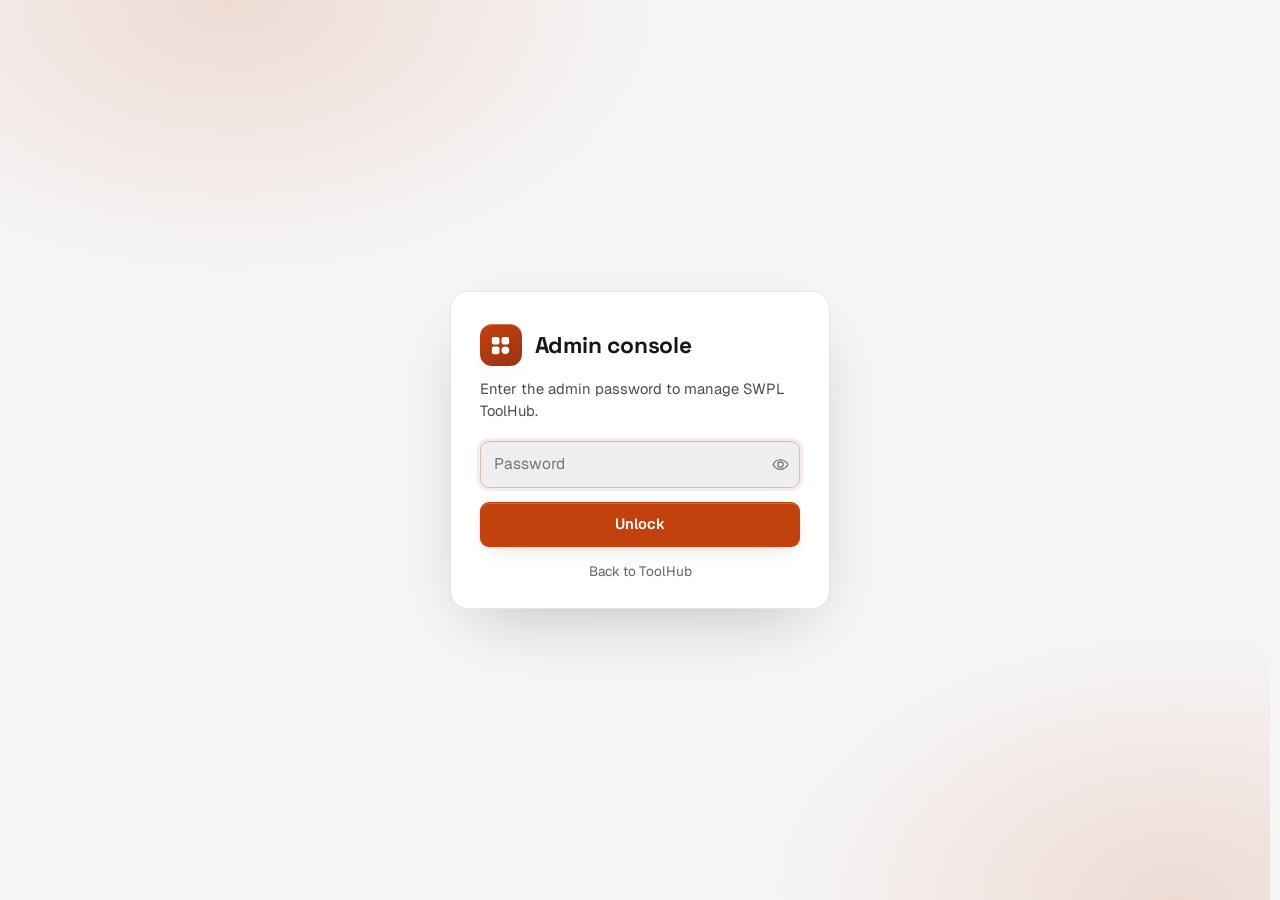
<file: admin.html>
<!doctype html>
<html lang="en" data-theme="light">
<head>
  <meta charset="UTF-8" />
  <meta name="viewport" content="width=device-width, initial-scale=1.0" />
  <title>Admin - SWPL ToolHub</title>
  <meta name="robots" content="noindex" />
  <meta name="theme-color" content="#f6f6f7" />
  <link rel="icon" type="image/svg+xml" href="data:image/svg+xml,%3Csvg xmlns='http://www.w3.org/2000/svg' viewBox='0 0 64 64'%3E%3Crect width='64' height='64' rx='15' fill='%2317171a'/%3E%3Cg fill='%23fb923c'%3E%3Crect x='12' y='12' width='17' height='17' rx='4.5'/%3E%3Crect x='35' y='12' width='17' height='17' rx='4.5'/%3E%3Crect x='12' y='35' width='17' height='17' rx='4.5'/%3E%3Crect x='35' y='35' width='17' height='17' rx='8.5'/%3E%3C/g%3E%3C/svg%3E" />

  <script src="data/site-config.js"></script>
  <script src="data/tools.js"></script>
  <script src="assets/icons.js"></script>
  <script>
    (function () {
      try {
        var saved = localStorage.getItem("swpl.theme");
        var mode = saved;
        if (mode !== "light" && mode !== "dark") {
          var cfg = window.SWPL_CONFIG || {};
          mode = cfg.theme && (cfg.theme.defaultMode === "light" || cfg.theme.defaultMode === "dark")
            ? cfg.theme.defaultMode
            : (window.matchMedia && window.matchMedia("(prefers-color-scheme: dark)").matches ? "dark" : "light");
        }
        document.documentElement.setAttribute("data-theme", mode);
      } catch (e) {}
    })();
  </script>
  <link rel="stylesheet" href="assets/site.css" />
  <link rel="stylesheet" href="assets/admin.css" />
</head>
<body class="admin-body" data-anim="on">

  <!-- ============ Password gate ============ -->
  <div class="gate" id="gate">
    <form class="gate-card" id="gate-form" autocomplete="off">
      <div class="gate-head">
        <span class="brand-mark gate-mark" aria-hidden="true"><svg class="icn" viewBox="0 0 64 64" fill="currentColor"><rect x="8" y="8" width="21" height="21" rx="5.5"/><rect x="35" y="8" width="21" height="21" rx="5.5"/><rect x="8" y="35" width="21" height="21" rx="5.5"/><rect x="35" y="35" width="21" height="21" rx="10.5"/></svg></span>
        <h1>Admin console</h1>
      </div>
      <p class="gate-sub">Enter the admin password to manage SWPL ToolHub.</p>
      <div class="gate-field">
        <input type="password" id="gate-pass" placeholder="Password" autocomplete="current-password" required autofocus />
        <button type="button" class="gate-eye" id="gate-eye" aria-label="Show password" aria-pressed="false"></button>
      </div>
      <p class="gate-error" id="gate-error" role="alert" hidden></p>
      <button class="btn btn-primary gate-submit" type="submit" id="gate-submit">Unlock</button>
      <a class="gate-back" href="index.html">Back to ToolHub</a>
    </form>
  </div>

  <!-- ============ Admin app ============ -->
  <div class="admin" id="admin-app" hidden>
    <header class="admin-topbar">
      <a class="brand" href="index.html" title="Back to ToolHub">
        <span class="brand-mark" aria-hidden="true"><svg class="icn" viewBox="0 0 64 64" fill="currentColor"><rect x="8" y="8" width="21" height="21" rx="5.5"/><rect x="35" y="8" width="21" height="21" rx="5.5"/><rect x="8" y="35" width="21" height="21" rx="5.5"/><rect x="35" y="35" width="21" height="21" rx="10.5"/></svg></span>
        <span class="brand-word">Admin <em>console</em></span>
      </a>
      <span class="draft-status" id="draft-status" role="status"></span>
      <div class="admin-topbar-actions">
        <button type="button" class="iconbtn theme-toggle" id="theme-toggle" aria-label="Toggle light and dark theme" title="Toggle theme">
          <svg class="icn icn-moon" viewBox="0 0 24 24" fill="none" stroke="currentColor" stroke-width="1.8" stroke-linecap="round" stroke-linejoin="round" aria-hidden="true"><path d="M21 12.79A9 9 0 1 1 11.21 3 7 7 0 0 0 21 12.79z"/></svg>
          <svg class="icn icn-sun" viewBox="0 0 24 24" fill="none" stroke="currentColor" stroke-width="1.8" stroke-linecap="round" stroke-linejoin="round" aria-hidden="true"><circle cx="12" cy="12" r="4"/><path d="M12 2v2M12 20v2M4.93 4.93l1.41 1.41M17.66 17.66l1.41 1.41M2 12h2M20 12h2M6.34 17.66l-1.41 1.41M19.07 4.93l-1.41 1.41"/></svg>
        </button>
        <button type="button" class="btn btn-ghost" id="btn-discard">Discard draft</button>
        <button type="button" class="btn btn-secondary" id="btn-export-quick">Export files</button>
        <button type="button" class="btn btn-primary" id="btn-publish-quick">Publish</button>
        <button type="button" class="iconbtn" id="btn-lock" aria-label="Lock admin console" title="Lock"></button>
      </div>
    </header>

    <div class="admin-shell">
      <nav class="admin-nav" aria-label="Admin sections" id="admin-nav">
        <button type="button" class="nav-item is-active" data-panel="site">Site</button>
        <button type="button" class="nav-item" data-panel="appearance">Appearance</button>
        <button type="button" class="nav-item" data-panel="layout">Layout</button>
        <button type="button" class="nav-item" data-panel="tools">Tools</button>
        <button type="button" class="nav-item" data-panel="categories">Categories</button>
        <button type="button" class="nav-item" data-panel="github">GitHub</button>
        <button type="button" class="nav-item" data-panel="data">Data</button>
        <button type="button" class="nav-item" data-panel="security">Security</button>
      </nav>

      <main class="admin-main" id="admin-main">

        <!-- ============ Site ============ -->
        <section class="panel is-active" data-panel-id="site">
          <h2 class="panel-title">Site identity</h2>
          <p class="panel-sub">Names and copy shown on the public page.</p>

          <div class="field">
            <label for="f-site-title">Site title</label>
            <input id="f-site-title" type="text" data-bind="site.title" />
            <p class="hint">Browser tab, hero heading and search results.</p>
          </div>
          <div class="field-row">
            <div class="field">
              <label for="f-logo-text">Wordmark, left part</label>
              <input id="f-logo-text" type="text" data-bind="site.logoText" />
            </div>
            <div class="field">
              <label for="f-logo-accent">Wordmark, accent part</label>
              <input id="f-logo-accent" type="text" data-bind="site.logoAccent" />
            </div>
          </div>
          <div class="field">
            <label for="f-tagline">Tagline</label>
            <textarea id="f-tagline" rows="2" data-bind="site.tagline"></textarea>
            <p class="hint">One or two short sentences under the hero title.</p>
          </div>
          <div class="field">
            <label for="f-meta-desc">Meta description</label>
            <input id="f-meta-desc" type="text" data-bind="site.description" />
          </div>
          <div class="field">
            <label for="f-footer-text">Footer text</label>
            <input id="f-footer-text" type="text" data-bind="site.footerText" />
          </div>

          <h3 class="panel-heading">Visible sections</h3>
          <div class="switch-grid">
            <label class="switch"><input type="checkbox" data-bind="site.showHero" data-type="bool" /><span class="switch-track"></span>Hero heading</label>
            <label class="switch"><input type="checkbox" data-bind="site.showSearch" data-type="bool" /><span class="switch-track"></span>Search bar</label>
            <label class="switch"><input type="checkbox" data-bind="site.showCategories" data-type="bool" /><span class="switch-track"></span>Category filter</label>
            <label class="switch"><input type="checkbox" data-bind="site.showFooter" data-type="bool" /><span class="switch-track"></span>Footer</label>
            <label class="switch"><input type="checkbox" data-bind="site.showAdminLink" data-type="bool" /><span class="switch-track"></span>Admin links</label>
          </div>
        </section>

        <!-- ============ Appearance ============ -->
        <section class="panel" data-panel-id="appearance">
          <h2 class="panel-title">Appearance</h2>
          <p class="panel-sub">Theme, accent, typography and surface styling. Everything applies live to the preview.</p>

          <div class="field">
            <label>Accent color</label>
            <div class="accent-row" id="accent-row"></div>
            <div class="accent-custom">
              <input type="color" id="f-accent-custom" value="#c2410c" aria-label="Custom accent color" />
              <span>Custom</span>
              <code id="accent-custom-hex">#c2410c</code>
            </div>
          </div>

          <div class="field-row">
            <div class="field">
              <label for="f-default-mode">Default theme</label>
              <select id="f-default-mode" data-bind="theme.defaultMode">
                <option value="system">Follow system</option>
                <option value="light">Light</option>
                <option value="dark">Dark</option>
              </select>
              <p class="hint">Visitors can always toggle. Their choice is remembered.</p>
            </div>
            <div class="field">
              <label for="f-font">Font pairing</label>
              <select id="f-font" data-bind="theme.font">
                <option value="grotesk">Space Grotesk + Geist</option>
                <option value="outfit">Outfit + Inter Tight</option>
                <option value="plex">IBM Plex</option>
                <option value="system">System UI</option>
              </select>
            </div>
          </div>

          <div class="field-row">
            <div class="field">
              <label for="f-radius">Corner radius <span class="range-val" id="radius-val">14px</span></label>
              <input id="f-radius" type="range" min="0" max="24" step="1" data-bind="theme.radius" data-type="int" />
            </div>
            <div class="field">
              <label for="f-density">Density</label>
              <select id="f-density" data-bind="theme.density">
                <option value="comfortable">Comfortable</option>
                <option value="compact">Compact</option>
              </select>
            </div>
          </div>

          <div class="field-row">
            <div class="field">
              <label for="f-card-style">Card style</label>
              <select id="f-card-style" data-bind="theme.cardStyle">
                <option value="elevated">Elevated</option>
                <option value="outline">Outline</option>
                <option value="glass">Glass</option>
              </select>
            </div>
            <div class="field">
              <label for="f-hero-style">Backdrop</label>
              <select id="f-hero-style" data-bind="theme.heroStyle">
                <option value="aurora">Accent glow</option>
                <option value="plain">Plain</option>
              </select>
            </div>
          </div>

          <div class="switch-grid">
            <label class="switch"><input type="checkbox" data-bind="theme.bgPattern" data-type="bool" /><span class="switch-track"></span>Dot pattern backdrop</label>
            <label class="switch"><input type="checkbox" data-bind="theme.animations" data-type="bool" /><span class="switch-track"></span>Animations</label>
          </div>

          <div class="field">
            <label for="f-custom-css">Custom CSS</label>
            <textarea id="f-custom-css" rows="7" class="mono" data-bind="theme.customCSS" spellcheck="false" placeholder=".card { border-width: 2px; }"></textarea>
            <p class="hint">Injected last on the public page. Full control, no guardrails.</p>
          </div>
        </section>

        <!-- ============ Layout ============ -->
        <section class="panel" data-panel-id="layout">
          <h2 class="panel-title">Grid layout</h2>
          <p class="panel-sub">Featured tools render as large launchpad cards; the rest stack as compact registry rows underneath. Toggle Featured per tool in the Tools panel.</p>

          <div class="field-row">
            <div class="field">
              <label for="f-columns">Launchpad columns</label>
              <select id="f-columns" data-bind="layout.columns">
                <option value="auto">Auto fit</option>
                <option value="2">2 columns</option>
                <option value="3">3 columns</option>
                <option value="4">4 columns</option>
              </select>
            </div>
            <div class="field">
              <label for="f-sort">Order</label>
              <select id="f-sort" data-bind="layout.sort">
                <option value="manual">Manual (drag in Tools)</option>
                <option value="name">Alphabetical</option>
              </select>
            </div>
          </div>

          <div class="switch-grid">
            <label class="switch"><input type="checkbox" data-bind="layout.groupByCategory" data-type="bool" /><span class="switch-track"></span>Group by category</label>
            <label class="switch"><input type="checkbox" data-bind="layout.showBadges" data-type="bool" /><span class="switch-track"></span>Platform badges</label>
            <label class="switch"><input type="checkbox" data-bind="layout.showVersions" data-type="bool" /><span class="switch-track"></span>Version numbers</label>
            <label class="switch"><input type="checkbox" data-bind="layout.showTags" data-type="bool" /><span class="switch-track"></span>Tags</label>
          </div>
        </section>

        <!-- ============ Tools ============ -->
        <section class="panel" data-panel-id="tools">
          <div class="panel-head-row">
            <div>
              <h2 class="panel-title">Tools</h2>
              <p class="panel-sub">Drag to reorder. Featured tools become large launchpad cards; the rest render as compact rows. Hidden tools stay here but leave the public page.</p>
            </div>
            <button type="button" class="btn btn-primary" id="btn-add-tool">Add tool</button>
          </div>
          <div class="tool-list" id="tool-list"></div>
        </section>

        <!-- ============ Categories ============ -->
        <section class="panel" data-panel-id="categories">
          <div class="panel-head-row">
            <div>
              <h2 class="panel-title">Categories</h2>
              <p class="panel-sub">Filter chips on the public page. A tool joins a category by its category id.</p>
            </div>
            <button type="button" class="btn btn-primary" id="btn-add-cat">Add category</button>
          </div>
          <div class="cat-list" id="cat-list"></div>
        </section>

        <!-- ============ GitHub ============ -->
        <section class="panel" data-panel-id="github">
          <h2 class="panel-title">GitHub publishing</h2>
          <p class="panel-sub">Publish commits <code>data/site-config.js</code> and <code>data/tools.js</code> straight to your repo. GitHub Pages redeploys automatically.</p>

          <div class="field-row">
            <div class="field">
              <label for="f-gh-owner">Owner</label>
              <input id="f-gh-owner" type="text" data-bind="github.owner" placeholder="your-github-user" spellcheck="false" />
            </div>
            <div class="field">
              <label for="f-gh-repo">Repository</label>
              <input id="f-gh-repo" type="text" data-bind="github.repo" placeholder="swpl-toolhub" spellcheck="false" />
            </div>
            <div class="field field-slim">
              <label for="f-gh-branch">Branch</label>
              <input id="f-gh-branch" type="text" data-bind="github.branch" placeholder="main" spellcheck="false" />
            </div>
          </div>

          <div class="field">
            <label for="f-gh-token">Personal access token</label>
            <div class="token-field">
              <input id="f-gh-token" type="password" placeholder="github_pat_… or ghp_…" spellcheck="false" autocomplete="off" />
              <button type="button" class="gate-eye" id="gh-token-eye" aria-label="Show token" aria-pressed="false"></button>
            </div>
            <p class="hint">Needs <strong>Contents: read and write</strong> on this repo (fine-grained) or the <code>repo</code> scope (classic). Stored only in this browser's localStorage, never exported or committed.</p>
          </div>

          <div class="field">
            <label for="f-gh-message">Commit message</label>
            <input id="f-gh-message" type="text" value="Update ToolHub content" />
          </div>

          <div class="btn-row">
            <button type="button" class="btn btn-secondary" id="btn-gh-test">Test connection</button>
            <button type="button" class="btn btn-primary" id="btn-gh-publish">Publish draft to GitHub</button>
          </div>
          <div class="gh-status" id="gh-status" role="status"></div>
        </section>

        <!-- ============ Data ============ -->
        <section class="panel" data-panel-id="data">
          <h2 class="panel-title">Data</h2>
          <p class="panel-sub">Export the draft as files to commit manually, or move content between machines.</p>

          <h3 class="panel-heading">Export</h3>
          <div class="btn-row">
            <button type="button" class="btn btn-secondary" id="btn-dl-config">Download site-config.js</button>
            <button type="button" class="btn btn-secondary" id="btn-dl-tools">Download tools.js</button>
            <button type="button" class="btn btn-secondary" id="btn-dl-bundle">Download bundle (.json)</button>
          </div>
          <div class="btn-row">
            <button type="button" class="btn btn-ghost" id="btn-copy-config">Copy site-config.js</button>
            <button type="button" class="btn btn-ghost" id="btn-copy-tools">Copy tools.js</button>
          </div>
          <p class="hint">Manual flow: download both files, replace them in the repo's <code>data/</code> folder, commit and push. Pages redeploys on its own.</p>

          <h3 class="panel-heading">Import</h3>
          <div class="btn-row">
            <button type="button" class="btn btn-secondary" id="btn-import">Import bundle (.json)</button>
            <input type="file" id="import-file" accept=".json,application/json" hidden />
          </div>
          <p class="hint">Replaces the current draft with the bundle's content. Nothing is published until you export or push.</p>

          <h3 class="panel-heading danger-heading">Danger zone</h3>
          <div class="btn-row">
            <button type="button" class="btn btn-danger" id="btn-reset-draft">Reset draft to published files</button>
          </div>
        </section>

        <!-- ============ Security ============ -->
        <section class="panel" data-panel-id="security">
          <h2 class="panel-title">Security</h2>
          <p class="panel-sub">The admin gate is a client-side lock: it keeps the console out of casual reach, but this is a static site, so the data files themselves are readable by anyone who can open the repo. Keep secrets out of tool descriptions.</p>

          <h3 class="panel-heading">Change admin password</h3>
          <div class="field">
            <label for="f-pass-current">Current password</label>
            <input id="f-pass-current" type="password" autocomplete="current-password" />
          </div>
          <div class="field-row">
            <div class="field">
              <label for="f-pass-new">New password</label>
              <input id="f-pass-new" type="password" autocomplete="new-password" />
            </div>
            <div class="field">
              <label for="f-pass-new2">Repeat new password</label>
              <input id="f-pass-new2" type="password" autocomplete="new-password" />
            </div>
          </div>
          <div class="btn-row">
            <button type="button" class="btn btn-primary" id="btn-change-pass">Update password</button>
          </div>
          <p class="gh-status" id="pass-status" role="status"></p>
          <p class="hint">The new password lands in the draft config. Publish (or export and commit) for it to take effect on the live site.</p>
        </section>
      </main>

      <!-- ============ Live preview ============ -->
      <aside class="admin-preview" id="admin-preview">
        <div class="preview-head">
          <span class="preview-title">Live preview</span>
          <div class="preview-actions">
            <button type="button" class="seg-btn is-active" id="pv-desktop" title="Desktop width">Desktop</button>
            <button type="button" class="seg-btn" id="pv-mobile" title="Mobile width">Mobile</button>
            <button type="button" class="iconbtn iconbtn-sm" id="pv-open" title="Open preview in a new tab" aria-label="Open preview in a new tab"></button>
            <button type="button" class="iconbtn iconbtn-sm" id="pv-reload" title="Reload preview" aria-label="Reload preview"></button>
          </div>
        </div>
        <div class="preview-frame-wrap" id="preview-wrap">
          <iframe id="preview-frame" src="index.html?draft=1" title="Site preview"></iframe>
        </div>
      </aside>
    </div>
  </div>

  <!-- ============ Tool editor dialog ============ -->
  <dialog class="editor-dialog" id="tool-editor">
    <form method="dialog" class="editor-form" id="tool-editor-form">
      <div class="editor-head">
        <h2 id="tool-editor-title">Edit tool</h2>
        <button type="button" class="dlg-close" id="tool-editor-close" aria-label="Close"></button>
      </div>

      <div class="editor-grid">
        <div class="field">
          <label for="t-name">Name</label>
          <input id="t-name" type="text" required />
        </div>
        <div class="field">
          <label for="t-id">Id <span class="hint-inline">unique slug</span></label>
          <input id="t-id" type="text" pattern="[a-z0-9-]+" spellcheck="false" required />
        </div>

        <div class="field field-full">
          <label for="t-tagline">Tagline <span class="hint-inline">one line on the card</span></label>
          <input id="t-tagline" type="text" />
        </div>
        <div class="field field-full">
          <label for="t-desc">Description <span class="hint-inline">shown in the dialog</span></label>
          <textarea id="t-desc" rows="3"></textarea>
        </div>

        <div class="field field-full">
          <label>Icon</label>
          <div class="icon-mode-row">
            <select id="t-icon-mode" aria-label="Icon type">
              <option value="icon">Icon library</option>
              <option value="emoji">Emoji</option>
              <option value="img">Image URL</option>
            </select>
            <input id="t-icon-emoji" type="text" maxlength="4" placeholder="🧰" hidden />
            <input id="t-icon-img" type="url" placeholder="https://…/icon.png" hidden />
            <span class="icon-preview" id="t-icon-preview" aria-hidden="true"></span>
          </div>
          <div class="icon-grid" id="t-icon-grid"></div>
        </div>

        <div class="field">
          <label for="t-category">Category</label>
          <select id="t-category"></select>
        </div>
        <div class="field">
          <label for="t-platform">Platform</label>
          <select id="t-platform">
            <option value="web">Web, runs in browser</option>
            <option value="windows">Windows</option>
            <option value="">Unspecified</option>
          </select>
        </div>

        <div class="field">
          <label for="t-kind">Open behaviour</label>
          <select id="t-kind">
            <option value="embedded">Embedded, same tab</option>
            <option value="external">External link, new tab</option>
          </select>
        </div>
        <div class="field">
          <label for="t-version">Version <span class="hint-inline">optional</span></label>
          <input id="t-version" type="text" placeholder="6.9.0" spellcheck="false" />
        </div>

        <div class="field field-full">
          <label for="t-open-url">Open URL</label>
          <input id="t-open-url" type="text" placeholder="tools/my-tool/index.html or https://…" spellcheck="false" />
        </div>
        <div class="field field-full">
          <label for="t-download-url">Download URL <span class="hint-inline">empty hides the button</span></label>
          <input id="t-download-url" type="text" placeholder="downloads/tool.zip or https://…" spellcheck="false" />
        </div>
        <div class="field field-full">
          <label for="t-repo-url">Source URL <span class="hint-inline">optional</span></label>
          <input id="t-repo-url" type="text" placeholder="https://github.com/…" spellcheck="false" />
        </div>

        <div class="field field-full">
          <label for="t-tags">Tags <span class="hint-inline">comma separated</span></label>
          <input id="t-tags" type="text" placeholder="XML, Launcher" />
        </div>

        <div class="switch-grid field-full">
          <label class="switch"><input type="checkbox" id="t-featured" /><span class="switch-track"></span>Featured</label>
          <label class="switch"><input type="checkbox" id="t-hidden" /><span class="switch-track"></span>Hidden</label>
        </div>
      </div>

      <p class="gh-status" id="tool-editor-error" role="alert"></p>
      <div class="editor-actions">
        <button type="button" class="btn btn-ghost" id="tool-editor-cancel">Cancel</button>
        <button type="submit" class="btn btn-primary" id="tool-editor-save">Save tool</button>
      </div>
    </form>
  </dialog>

  <!-- ============ Confirm dialog ============ -->
  <dialog class="confirm-dialog" id="confirm-dlg">
    <div class="confirm-inner">
      <h2 id="confirm-title">Are you sure?</h2>
      <p id="confirm-text"></p>
      <div class="editor-actions">
        <button type="button" class="btn btn-ghost" id="confirm-no">Cancel</button>
        <button type="button" class="btn btn-danger" id="confirm-yes">Confirm</button>
      </div>
    </div>
  </dialog>

  <script src="assets/site.js"></script>
  <script src="assets/admin.js"></script>
</body>
</html>
</file>
<file: assets/site.css>
/* ============================================================
   SWPL ToolHub - hub styles ("Ember Command Deck")
   Token-driven, dual theme. Accent + radius + density + fonts
   are injected by site.js from data/site-config.js.

   Structure: hero command bar -> launchpad (featured tools as
   large signature cards) -> registry (the rest as dense rows).
   ============================================================ */

/* ---------- Tokens ---------- */
:root {
  color-scheme: light;

  --bg: #f6f6f7;
  --surface: #ffffff;
  --surface-2: #efeff2;
  --surface-3: #e7e7ec;
  --text: #17171a;
  --text-2: #4c4c55;
  --muted: #63636c;
  --border: rgba(23, 23, 26, 0.10);
  --border-strong: rgba(23, 23, 26, 0.18);

  --accent: #c2410c;
  --accent-strong: #9a3412;
  --on-accent: #ffffff;
  --accent-soft: rgba(194, 65, 12, 0.10);
  --accent-line: rgba(194, 65, 12, 0.30);
  --ring: rgba(194, 65, 12, 0.40);
  --accent-glow: rgba(194, 65, 12, 0.16);

  --ok: #047857;
  --warn: #b45309;
  --danger: #be123c;

  --shadow-1: 0 1px 2px rgba(24, 20, 16, 0.05), 0 10px 30px -14px rgba(24, 20, 16, 0.14);
  --shadow-2: 0 24px 70px -28px rgba(24, 20, 16, 0.30);
  --shadow-lift: 0 2px 4px rgba(24, 20, 16, 0.06), 0 18px 44px -16px rgba(24, 20, 16, 0.20);

  --radius: 14px;
  --radius-sm: 9px;
  --radius-xs: 6px;

  --font-display: 'Space Grotesk', 'Segoe UI', system-ui, sans-serif;
  --font-body: 'Geist', 'Segoe UI', system-ui, sans-serif;
  --font-mono: 'Geist Mono', 'Cascadia Code', Consolas, ui-monospace, monospace;

  --sp-1: 0.5rem;
  --sp-2: 0.75rem;
  --sp-3: 1rem;
  --sp-4: 1.5rem;
  --sp-5: 2.25rem;
  --sp-6: 3.5rem;

  --lp-pad: 1.4rem;
  --topbar-h: 68px;

  --ease-out: cubic-bezier(0.16, 1, 0.3, 1);
  --grain-opacity: 0.05;
  --glare: rgba(194, 65, 12, 0.05);
}

html[data-theme="dark"] {
  color-scheme: dark;

  --bg: #0e0e10;
  --surface: #161618;
  --surface-2: #1c1c20;
  --surface-3: #232328;
  --text: #f1f1f3;
  --text-2: #b9b9c2;
  --muted: #8b8b95;
  --border: rgba(241, 241, 243, 0.09);
  --border-strong: rgba(241, 241, 243, 0.17);

  --accent: #fb923c;
  --accent-strong: #fdba74;
  --on-accent: #221004;
  --accent-soft: rgba(251, 146, 60, 0.13);
  --accent-line: rgba(251, 146, 60, 0.34);
  --ring: rgba(251, 146, 60, 0.45);
  --accent-glow: rgba(251, 146, 60, 0.12);

  --ok: #34d399;
  --warn: #fbbf24;
  --danger: #fb7185;

  --shadow-1: 0 1px 2px rgba(0, 0, 0, 0.35), 0 12px 34px -16px rgba(0, 0, 0, 0.55);
  --shadow-2: 0 30px 80px -30px rgba(0, 0, 0, 0.72);
  --shadow-lift: 0 2px 4px rgba(0, 0, 0, 0.4), 0 20px 48px -18px rgba(0, 0, 0, 0.6);

  --grain-opacity: 0.07;
  --glare: rgba(255, 255, 255, 0.07);
}

body[data-density="compact"] {
  --lp-pad: 1.05rem;
  --sp-4: 1.1rem;
  --sp-5: 1.6rem;
  --sp-6: 2.4rem;
}

/* ---------- Base + browser surfaces ---------- */
* { box-sizing: border-box; }

/* The hidden attribute must always win, even against display rules. */
[hidden] { display: none !important; }

html {
  scrollbar-gutter: stable;
}

html, body { margin: 0; padding: 0; }

body {
  background: var(--bg);
  color: var(--text);
  font-family: var(--font-body);
  font-size: 15.5px;
  line-height: 1.55;
  min-height: 100dvh;
  -webkit-font-smoothing: antialiased;
  text-rendering: optimizeLegibility;
  accent-color: var(--accent);
}

img { max-width: 100%; }

a {
  color: inherit;
  text-underline-offset: 3px;
  text-decoration-thickness: 1px;
}

button {
  font: inherit;
  color: inherit;
  background: none;
  border: 0;
  padding: 0;
  cursor: pointer;
}

input, textarea { caret-color: var(--accent); }

:focus-visible {
  outline: 2px solid var(--ring);
  outline-offset: 2px;
  border-radius: var(--radius-xs);
}

::selection {
  background: var(--accent);
  color: var(--on-accent);
}

* {
  scrollbar-width: thin;
  scrollbar-color: var(--surface-3) transparent;
}
::-webkit-scrollbar { width: 11px; height: 11px; }
::-webkit-scrollbar-track { background: transparent; }
::-webkit-scrollbar-thumb {
  background: var(--surface-3);
  border: 3px solid var(--bg);
  border-radius: 8px;
}
::-webkit-scrollbar-thumb:hover { background: var(--border-strong); }

.icn {
  width: 1.1em;
  height: 1.1em;
  vertical-align: -0.2em;
  flex: none;
}

.skip-link {
  position: absolute;
  left: -9999px;
  top: 0;
  background: var(--surface);
  color: var(--text);
  padding: 0.6rem 1rem;
  border-radius: var(--radius-sm);
  border: 1px solid var(--border-strong);
  z-index: 100;
}
.skip-link:focus { left: 1rem; top: 1rem; }

.container-w {
  width: min(1160px, 100% - 2.5rem);
  margin-inline: auto;
}

/* ---------- Backdrop: aurora + dot grid + grain ---------- */
.backdrop {
  position: fixed;
  inset: 0;
  z-index: -1;
  pointer-events: none;
  overflow: hidden;
}

body[data-hero-style="aurora"] .backdrop::before {
  content: "";
  position: absolute;
  inset: -22% -12% auto -12%;
  height: 82vh;
  background:
    radial-gradient(720px 460px at 10% 0%, var(--accent-glow), transparent 64%),
    radial-gradient(540px 400px at 78% 4%, var(--accent-glow), transparent 68%),
    radial-gradient(900px 520px at 45% -18%, color-mix(in srgb, var(--accent) 5%, transparent), transparent 70%);
  filter: saturate(1.06);
  will-change: transform;
}

/* Ambient drift: the aurora breathes, barely. */
body[data-anim="on"][data-hero-style="aurora"] .backdrop::before {
  animation: aurora-drift 26s ease-in-out infinite alternate;
}
@keyframes aurora-drift {
  from { transform: translate3d(-1.5%, -1%, 0) scale(1); opacity: 0.88; }
  50% { opacity: 1; }
  to { transform: translate3d(2%, 2.2%, 0) scale(1.07); opacity: 0.92; }
}

body[data-pattern="on"] .backdrop::after {
  content: "";
  position: absolute;
  inset: 0;
  background-image: radial-gradient(var(--border-strong) 1px, transparent 1px);
  background-size: 26px 26px;
  mask-image: linear-gradient(to bottom, rgba(0,0,0,.55), rgba(0,0,0,.14) 44%, transparent 76%);
  -webkit-mask-image: linear-gradient(to bottom, rgba(0,0,0,.55), rgba(0,0,0,.14) 44%, transparent 76%);
}

/* The cursor carries the ember light: a soft glow trailing the pointer,
   painted under the content so it illuminates the page floor. */
.cursor-light {
  position: fixed;
  left: 0;
  top: 0;
  width: 560px;
  height: 560px;
  border-radius: 50%;
  background: radial-gradient(circle, var(--accent-glow), transparent 64%);
  pointer-events: none;
  z-index: -1;
  opacity: 0;
  transition: opacity 500ms ease;
  will-change: transform;
}
body[data-anim="on"].has-pointer .cursor-light { opacity: 1; }
@media (hover: none), (prefers-reduced-motion: reduce) {
  .cursor-light { display: none; }
}

/* Ember field: tiny sparks drifting up through the page floor. */
.ember-field {
  position: fixed;
  inset: 0;
  z-index: -1;
  pointer-events: none;
}
body[data-anim="off"] .ember-field { display: none; }
@media (prefers-reduced-motion: reduce) {
  .ember-field { display: none; }
}

.grain {
  position: fixed;
  inset: 0;
  z-index: 70;
  pointer-events: none;
  opacity: var(--grain-opacity);
  background-image: url("data:image/svg+xml,%3Csvg xmlns='http://www.w3.org/2000/svg' width='180' height='180'%3E%3Cfilter id='n'%3E%3CfeTurbulence type='fractalNoise' baseFrequency='0.82' numOctaves='2' stitchTiles='stitch'/%3E%3CfeColorMatrix type='saturate' values='0'/%3E%3C/filter%3E%3Crect width='180' height='180' filter='url(%23n)'/%3E%3C/svg%3E");
  background-size: 180px 180px;
  mix-blend-mode: overlay;
}

/* ---------- Top bar ---------- */
.topbar {
  height: var(--topbar-h);
  display: flex;
  align-items: center;
  justify-content: space-between;
  gap: 1rem;
}

.brand {
  display: inline-flex;
  align-items: center;
  gap: 0.65rem;
  text-decoration: none;
  min-width: 0;
}

.brand-mark {
  width: 34px;
  height: 34px;
  display: grid;
  place-items: center;
  border-radius: 10px;
  background: linear-gradient(150deg, var(--accent), var(--accent-strong));
  color: var(--on-accent);
  box-shadow: inset 0 1px 0 rgba(255, 255, 255, 0.28), var(--shadow-1);
  transition: transform 280ms var(--ease-out);
}
.brand:hover .brand-mark { transform: rotate(-4deg) scale(1.04); }
.brand-mark .icn { width: 19px; height: 19px; }

.brand-word {
  font-family: var(--font-display);
  font-weight: 700;
  font-size: 1.06rem;
  letter-spacing: 0.01em;
  white-space: nowrap;
}
.brand-word em {
  font-style: normal;
  color: var(--accent);
}
html[data-theme="light"] .brand-word em { color: var(--accent-strong); }

.topbar-actions {
  display: flex;
  align-items: center;
  gap: 0.4rem;
}

.iconbtn {
  width: 38px;
  height: 38px;
  display: inline-grid;
  place-items: center;
  border-radius: var(--radius-sm);
  border: 1px solid var(--border);
  background: var(--surface);
  color: var(--text-2);
  transition: border-color 160ms ease, color 160ms ease, transform 160ms ease, background 160ms ease;
  text-decoration: none;
}
.iconbtn:hover { color: var(--text); border-color: var(--border-strong); }
.iconbtn:active { transform: scale(0.96); }
.iconbtn .icn { width: 18px; height: 18px; }

.theme-toggle .icn { transition: transform 300ms var(--ease-out); }
.theme-toggle:hover .icn-moon { transform: rotate(-18deg); }
.theme-toggle:hover .icn-sun { transform: rotate(28deg); }
.theme-toggle .icn-sun { display: none; }
html[data-theme="dark"] .theme-toggle .icn-sun { display: block; }
html[data-theme="dark"] .theme-toggle .icn-moon { display: none; }

/* ---------- Hero ---------- */
.hero {
  padding-top: var(--sp-6);
  padding-bottom: 0.4rem;
  max-width: 780px;
}

.hero-title {
  margin: 0 0 0.75rem;
  font-family: var(--font-display);
  font-weight: 700;
  font-size: clamp(2.5rem, 6vw, 4.4rem);
  line-height: 1.0;
  letter-spacing: -0.035em;
  text-wrap: balance;
}

/* Signature: the ignition tile, the brand mark's fourth square. */
.hero-tile {
  display: inline-block;
  width: 0.16em;
  height: 0.16em;
  margin-left: 0.14em;
  border-radius: 28%;
  background: linear-gradient(150deg, var(--accent), var(--accent-strong));
  box-shadow: 0 2px 14px var(--accent-glow), 0 1px 3px rgba(24, 20, 16, 0.2);
  transform: translateY(-0.03em);
  transition: transform 420ms cubic-bezier(0.34, 1.56, 0.64, 1), box-shadow 300ms ease;
}
.hero-title:hover .hero-tile {
  transform: translateY(-0.03em) scale(1.22) rotate(9deg);
  box-shadow: 0 3px 22px var(--accent-glow), 0 1px 3px rgba(24, 20, 16, 0.2);
}

.hero-tagline {
  margin: 0;
  color: var(--text-2);
  font-size: 1.08rem;
  max-width: 58ch;
  text-wrap: pretty;
}

body[data-hero="off"] .hero { display: none; }
body[data-hero="off"] .finder { padding-top: var(--sp-5); }

/* ---------- Finder: command bar + chips ---------- */
.finder {
  display: flex;
  flex-direction: column;
  gap: 1rem;
  padding-block: var(--sp-4) var(--sp-4);
}

.search {
  display: flex;
  align-items: center;
  gap: 0.7rem;
  height: 56px;
  padding-inline: 1.1rem 0.7rem;
  border-radius: calc(var(--radius) + 2px);
  border: 1px solid var(--border-strong);
  background: var(--surface);
  box-shadow: inset 0 1px 0 rgba(255, 255, 255, 0.06), var(--shadow-1);
  max-width: 620px;
  transition: border-color 200ms ease, box-shadow 200ms ease, transform 200ms var(--ease-out);
}
.search:hover {
  border-color: color-mix(in srgb, var(--accent) 26%, var(--border-strong));
}
.search:focus-within {
  border-color: var(--accent-line);
  box-shadow: 0 0 0 4px var(--accent-soft), 0 8px 30px -10px var(--accent-glow), var(--shadow-1);
}
.search .icn { width: 19px; height: 19px; color: var(--muted); }
.search:focus-within > .icn { color: var(--accent); }
.search input {
  flex: 1;
  min-width: 0;
  border: 0;
  outline: 0;
  background: transparent;
  color: var(--text);
  font: inherit;
  font-size: 1.02rem;
}
.search input::placeholder { color: var(--muted); }
.search kbd {
  font-family: var(--font-mono);
  font-size: 0.72rem;
  color: var(--muted);
  border: 1px solid var(--border);
  border-bottom-width: 2px;
  background: var(--surface-2);
  border-radius: 6px;
  padding: 0.18rem 0.5rem;
}
.search .search-clear { display: none; }
.search.has-value .search-clear {
  display: inline-grid;
  width: 32px;
  height: 32px;
  place-items: center;
  border-radius: 8px;
  color: var(--muted);
}
.search.has-value .search-clear:hover { color: var(--text); background: var(--surface-2); }
.search.has-value kbd { display: none; }

body[data-search="off"] .search { display: none; }

.chips {
  display: flex;
  flex-wrap: wrap;
  gap: 0.5rem;
}
body[data-cats="off"] .chips { display: none; }

.chip {
  display: inline-flex;
  align-items: center;
  gap: 0.45rem;
  padding: 0.44rem 0.9rem;
  border-radius: 999px;
  border: 1px solid var(--border);
  background: var(--surface);
  color: var(--text-2);
  font-size: 0.875rem;
  font-weight: 500;
  transition: border-color 150ms ease, background 150ms ease, color 150ms ease, transform 150ms ease;
}
.chip:hover {
  border-color: var(--border-strong);
  color: var(--text);
  transform: translateY(-1px);
}
.chip:active { transform: translateY(0) scale(0.96); }
.chip.is-active {
  background: var(--text);
  border-color: var(--text);
  color: var(--bg);
}
.chip .chip-count {
  font-family: var(--font-mono);
  font-variant-numeric: tabular-nums;
  font-size: 0.72rem;
  opacity: 0.75;
}
.chip .icn { width: 15px; height: 15px; }

/* ---------- Grid shell ---------- */
.grid {
  display: flex;
  flex-direction: column;
  gap: var(--sp-4);
  padding-bottom: var(--sp-5);
}

.group-title {
  display: flex;
  align-items: center;
  gap: 0.6rem;
  margin: 0.4rem 0 -0.4rem;
  font-family: var(--font-display);
  font-size: 1.05rem;
  font-weight: 700;
  letter-spacing: 0.002em;
}
.group-title .icn { color: var(--accent); width: 18px; height: 18px; }
.group-title .group-count {
  font-family: var(--font-mono);
  font-variant-numeric: tabular-nums;
  font-weight: 400;
  font-size: 0.78rem;
  color: var(--muted);
}

/* ---------- Launchpad (featured tools) ---------- */
.launchpad {
  display: grid;
  gap: 1rem;
  grid-template-columns: repeat(auto-fit, minmax(290px, 1fr));
  perspective: 1400px;
}
body[data-cols="2"] .launchpad { grid-template-columns: repeat(2, 1fr); }
body[data-cols="3"] .launchpad { grid-template-columns: repeat(3, 1fr); }
body[data-cols="4"] .launchpad { grid-template-columns: repeat(4, 1fr); }

.lp-card {
  position: relative;
  isolation: isolate;
  display: flex;
  flex-direction: column;
  gap: 1rem;
  text-align: left;
  min-height: 176px;
  padding: var(--lp-pad);
  border-radius: calc(var(--radius) + 3px);
  border: 1px solid var(--border);
  background: var(--surface);
  overflow: hidden;
  transition: transform 240ms var(--ease-out), border-color 240ms ease, box-shadow 240ms ease, background 240ms ease;
}
body[data-card-style="elevated"] .lp-card { box-shadow: var(--shadow-1); }
body[data-card-style="outline"] .lp-card { box-shadow: none; }
body[data-card-style="glass"] .lp-card {
  background: color-mix(in srgb, var(--surface) 72%, transparent);
  backdrop-filter: blur(14px) saturate(1.4);
  -webkit-backdrop-filter: blur(14px) saturate(1.4);
  box-shadow: inset 0 1px 0 rgba(255, 255, 255, 0.09), var(--shadow-1);
}

.lp-card:hover {
  transform: translateY(-4px);
  border-color: var(--accent-line);
  box-shadow: var(--shadow-lift);
}
.lp-card:active { transform: translateY(-1px) scale(0.995); }

/* Pointer-fine devices: dampened 3D tilt driven by --rx/--ry from JS. */
@media (hover: hover) and (pointer: fine) {
  body[data-anim="on"] .lp-card:hover {
    transform: translateY(-4px) rotateX(var(--rx, 0deg)) rotateY(var(--ry, 0deg));
    transition-duration: 120ms;
  }
  body[data-anim="on"] .lp-card:active {
    transform: translateY(-1px) rotateX(var(--rx, 0deg)) rotateY(var(--ry, 0deg)) scale(0.99);
  }
}

/* Glare sheen tracking the same pointer position as the spotlight. */
.lp-card::after {
  content: "";
  position: absolute;
  inset: 0;
  border-radius: inherit;
  background: radial-gradient(340px circle at var(--mx, 50%) var(--my, 0%), var(--glare), transparent 65%);
  opacity: 0;
  transition: opacity 260ms ease;
  pointer-events: none;
}
.lp-card:hover::after { opacity: 1; }

/* Cursor spotlight: a 1px gradient border that follows the pointer.
   While the pointer is anywhere over the grid (.grid.is-lit), every card
   border catches a little of the light; the hovered card catches it all. */
.lp-card::before {
  content: "";
  position: absolute;
  inset: 0;
  border-radius: inherit;
  padding: 1px;
  background: radial-gradient(280px circle at var(--mx, 50%) var(--my, 0%), var(--accent-line), transparent 72%);
  -webkit-mask: linear-gradient(#000 0 0) content-box, linear-gradient(#000 0 0);
  -webkit-mask-composite: xor;
          mask: linear-gradient(#000 0 0) content-box, linear-gradient(#000 0 0);
          mask-composite: exclude;
  opacity: 0;
  transition: opacity 260ms ease;
  pointer-events: none;
}
.grid.is-lit .lp-card::before { opacity: 0.55; }
.lp-card:hover::before, .lp-card:focus-visible::before { opacity: 1; }

/* Depth: content and ghost drift on opposite layers while tilting. */
@media (hover: hover) and (pointer: fine) {
  body[data-anim="on"] .lp-top {
    transition: transform 300ms var(--ease-out);
  }
  body[data-anim="on"] .lp-card:hover .lp-top {
    transform: translate3d(var(--pdx, 0px), var(--pdy, 0px), 0);
  }
}

/* Ghost icon: each tool's own mark, oversized, as the card's signature. */
.lp-ghost {
  position: absolute;
  right: -26px;
  bottom: -30px;
  z-index: -1;
  color: var(--text);
  opacity: 0.045;
  transition: transform 420ms var(--ease-out), opacity 300ms ease, color 300ms ease;
  pointer-events: none;
}
html[data-theme="dark"] .lp-ghost { opacity: 0.055; }
.lp-ghost .icn { width: 148px; height: 148px; }
.lp-ghost .tool-emoji { font-size: 118px; line-height: 1; }
.dlg-ghost .tool-emoji { font-size: 130px; line-height: 1; }
.lp-card:hover .lp-ghost {
  transform: translate3d(calc(var(--pdx, 0px) * -1.8 - 6px), calc(var(--pdy, 0px) * -1.8 - 6px), 0) rotate(-3deg);
  color: var(--accent);
  opacity: 0.10;
}

.lp-top {
  display: flex;
  align-items: flex-start;
  gap: 0.9rem;
}

.lp-icon {
  position: relative;
  width: 48px;
  height: 48px;
  flex: none;
  display: grid;
  place-items: center;
  border-radius: 13px;
  background: var(--accent-soft);
  border: 1px solid var(--accent-line);
  color: var(--accent);
  font-size: 1.4rem;
  overflow: hidden;
  box-shadow: inset 0 1px 0 rgba(255, 255, 255, 0.14);
  transition: transform 240ms var(--ease-out);
}
/* One specular glint sweeps the tile when the card is entered. */
.lp-icon::after {
  content: "";
  position: absolute;
  inset: 0;
  background: linear-gradient(115deg, transparent 40%, rgba(255, 255, 255, 0.4) 50%, transparent 60%);
  transform: translateX(-130%);
  pointer-events: none;
}
body[data-anim="on"] .lp-card:hover .lp-icon::after {
  animation: glint 700ms ease 90ms 1 both;
}
@keyframes glint {
  to { transform: translateX(130%); }
}
html[data-theme="light"] .lp-icon { color: var(--accent-strong); }
.lp-icon .icn { width: 25px; height: 25px; }
.lp-icon img { width: 100%; height: 100%; object-fit: cover; }
.lp-card:hover .lp-icon { transform: scale(1.05) rotate(-2deg); }

.lp-heading { min-width: 0; flex: 1; }

.lp-name {
  display: block;
  font-family: var(--font-display);
  font-weight: 700;
  font-size: 1.16rem;
  letter-spacing: -0.006em;
  line-height: 1.2;
}

.lp-tagline {
  display: block;
  margin-top: 0.28rem;
  color: var(--text-2);
  font-size: 0.91rem;
  line-height: 1.5;
}

.lp-arrow {
  margin-left: auto;
  color: var(--muted);
  opacity: 0;
  transform: translate(-5px, 5px);
  transition: opacity 220ms ease, transform 260ms var(--ease-out), color 220ms ease;
}
.lp-arrow .icn { width: 18px; height: 18px; }
.lp-card:hover .lp-arrow,
.lp-card:focus-visible .lp-arrow {
  opacity: 1;
  transform: translate(0, 0);
  color: var(--accent);
}

.lp-meta {
  display: flex;
  flex-wrap: wrap;
  align-items: center;
  gap: 0.45rem;
  margin-top: auto;
}

/* ---------- Registry (everything not featured) ---------- */
.registry {
  position: relative;
  border: 1px solid var(--border);
  border-radius: calc(var(--radius) + 3px);
  background: var(--surface);
  overflow: hidden;
}
/* The registry border catches the cursor light too. */
.registry::before {
  content: "";
  position: absolute;
  inset: 0;
  border-radius: inherit;
  padding: 1px;
  background: radial-gradient(340px circle at var(--mx, 50%) var(--my, 0%), var(--accent-line), transparent 72%);
  -webkit-mask: linear-gradient(#000 0 0) content-box, linear-gradient(#000 0 0);
  -webkit-mask-composite: xor;
          mask: linear-gradient(#000 0 0) content-box, linear-gradient(#000 0 0);
          mask-composite: exclude;
  opacity: 0;
  transition: opacity 260ms ease;
  pointer-events: none;
  z-index: 1;
}
.grid.is-lit .registry::before { opacity: 0.8; }
body[data-card-style="elevated"] .registry { box-shadow: var(--shadow-1); }
body[data-card-style="glass"] .registry {
  background: color-mix(in srgb, var(--surface) 72%, transparent);
  backdrop-filter: blur(14px) saturate(1.4);
  -webkit-backdrop-filter: blur(14px) saturate(1.4);
}

.reg-row {
  position: relative;
  display: grid;
  grid-template-columns: 44px minmax(0, 1fr) auto;
  align-items: center;
  gap: 1rem;
  width: 100%;
  text-align: left;
  padding: 0.95rem 1.15rem;
  transition: background 180ms ease;
}
body[data-density="compact"] .reg-row { padding: 0.7rem 1rem; }
.reg-row + .reg-row { border-top: 1px solid var(--border); }
.reg-row:hover { background: color-mix(in srgb, var(--accent) 4%, var(--surface-2)); }
.reg-row:focus-visible { outline-offset: -2px; }

.reg-row::before {
  content: "";
  position: absolute;
  left: 0;
  top: 18%;
  height: 64%;
  width: 2px;
  background: var(--accent);
  transform: scaleY(0);
  transform-origin: center;
  transition: transform 220ms var(--ease-out);
}
.reg-row:hover::before { transform: scaleY(1); }

.reg-icon {
  width: 40px;
  height: 40px;
  display: grid;
  place-items: center;
  border-radius: 11px;
  background: var(--surface-2);
  border: 1px solid var(--border);
  color: var(--text-2);
  font-size: 1.15rem;
  overflow: hidden;
  transition: color 180ms ease, border-color 180ms ease, background 180ms ease;
}
.reg-icon .icn { width: 21px; height: 21px; }
.reg-icon img { width: 100%; height: 100%; object-fit: cover; }
.reg-row:hover .reg-icon {
  color: var(--accent);
  border-color: var(--accent-line);
  background: var(--accent-soft);
}

.reg-main { min-width: 0; }
.reg-name {
  display: block;
  font-family: var(--font-display);
  font-weight: 700;
  font-size: 1.0rem;
  line-height: 1.3;
}
.reg-tagline {
  display: block;
  color: var(--text-2);
  font-size: 0.85rem;
  white-space: nowrap;
  overflow: hidden;
  text-overflow: ellipsis;
}

.reg-side {
  display: flex;
  align-items: center;
  gap: 0.55rem;
}
.reg-side .tagchip { display: none; }
@media (min-width: 900px) {
  .reg-side .tagchip { display: inline-flex; }
}

.reg-chevron {
  color: var(--muted);
  transition: transform 220ms var(--ease-out), color 180ms ease;
}
.reg-chevron .icn { width: 16px; height: 16px; }
.reg-row:hover .reg-chevron { transform: translateX(3px); color: var(--accent); }

/* ---------- Badges + tags ---------- */
.badge {
  display: inline-flex;
  align-items: center;
  gap: 0.32rem;
  padding: 0.24rem 0.62rem;
  border-radius: 999px;
  font-size: 0.755rem;
  font-weight: 600;
  letter-spacing: 0.01em;
  border: 1px solid var(--border);
  background: var(--surface-2);
  color: var(--text-2);
  white-space: nowrap;
}
.badge .icn { width: 12px; height: 12px; }
.badge-live {
  background: var(--accent-soft);
  border-color: var(--accent-line);
  color: var(--accent);
}
html[data-theme="light"] .badge-live { color: var(--accent-strong); }

.badge-version {
  font-family: var(--font-mono);
  font-variant-numeric: tabular-nums;
  font-size: 0.74rem;
  color: var(--muted);
  padding: 0.22rem 0.15rem;
  white-space: nowrap;
}

.tagchip {
  display: inline-flex;
  font-size: 0.755rem;
  color: var(--muted);
  border: 1px solid transparent;
  padding: 0.22rem 0.1rem;
  white-space: nowrap;
}
.tagchip::before { content: "#"; opacity: 0.55; margin-right: 1px; }

/* Real app icons: the artwork carries its own shape, so the tile chrome
   steps aside and the image renders whole instead of cropped. */
.lp-icon img,
.reg-icon img,
.dlg-icon img { object-fit: contain; }
.lp-icon:has(img),
.reg-icon:has(img),
.dlg-icon:has(img),
.reg-row:hover .reg-icon:has(img),
.lp-card:hover .lp-icon:has(img) {
  background: transparent;
  border-color: transparent;
  box-shadow: none;
}
.reg-row:hover .reg-icon:has(img) img { transform: scale(1.07); }
.reg-icon img { transition: transform 220ms var(--ease-out); }

/* ---------- Entrance choreography (boot only, one authored sequence) ----------
   Gated on body:not(.is-booted): after boot, re-renders (search, filters)
   hand motion to the View Transitions morph instead of replaying entrances. */
body[data-anim="on"]:not(.is-booted) .hero-title {
  animation: hero-in 700ms var(--ease-out) both;
}
body[data-anim="on"]:not(.is-booted) .hero-tile {
  animation: tile-in 520ms cubic-bezier(0.34, 1.56, 0.64, 1) 620ms both;
}
body[data-anim="on"]:not(.is-booted) .hero-tagline {
  animation: rise-in 640ms var(--ease-out) 90ms both;
}
body[data-anim="on"]:not(.is-booted) .finder {
  animation: rise-in 620ms var(--ease-out) 160ms both;
}
body[data-anim="on"]:not(.is-booted) .lp-card {
  animation: card-in 560ms var(--ease-out) both;
  animation-delay: calc(240ms + var(--i, 0) * 65ms);
}
body[data-anim="on"]:not(.is-booted) .group-title {
  animation: rise-in 560ms var(--ease-out) 380ms both;
}
body[data-anim="on"]:not(.is-booted) .reg-row {
  animation: rise-in 480ms var(--ease-out) both;
  animation-delay: calc(430ms + var(--i, 0) * 45ms);
}

@keyframes hero-in {
  from { opacity: 0; transform: translateY(18px); filter: blur(7px); }
  to { opacity: 1; transform: translateY(0); filter: blur(0); }
}
@keyframes tile-in {
  from { opacity: 0; transform: translateY(-0.03em) scale(0); }
  to { opacity: 1; transform: translateY(-0.03em) scale(1); }
}
@keyframes card-in {
  from { opacity: 0; transform: translateY(16px) scale(0.98); filter: blur(4px); }
  to { opacity: 1; transform: translateY(0) scale(1); filter: blur(0); }
}
@keyframes rise-in {
  from { opacity: 0; transform: translateY(12px); }
  to { opacity: 1; transform: translateY(0); }
}

/* ---------- View transitions (filter morph + theme ripple) ---------- */
@media (prefers-reduced-motion: no-preference) {
  ::view-transition-group(*) {
    animation-duration: 340ms;
    animation-timing-function: cubic-bezier(0.16, 1, 0.3, 1);
  }
}
::view-transition-old(root),
::view-transition-new(root) {
  animation: none;
  mix-blend-mode: normal;
}
/* During the theme ripple, cards must stay part of the root snapshot. */
body.vt-root-only .lp-card,
body.vt-root-only .reg-row {
  view-transition-name: none !important;
}

/* ---------- Empty state ---------- */
.empty {
  padding: var(--sp-6) 1rem;
  text-align: center;
  color: var(--muted);
}
.empty-tile {
  width: 58px;
  height: 58px;
  margin: 0 auto;
  display: grid;
  place-items: center;
  border-radius: 16px;
  background: var(--surface);
  border: 1px dashed var(--border-strong);
  color: var(--muted);
}
.empty .icn { width: 26px; height: 26px; }
.empty p {
  margin: 1rem 0 1.2rem;
  font-family: var(--font-display);
  font-weight: 700;
  font-size: 1.05rem;
  color: var(--text-2);
}
.empty button {
  display: inline-flex;
  align-items: center;
  gap: 0.45rem;
  padding: 0.55rem 1.1rem;
  border-radius: var(--radius-sm);
  border: 1px solid var(--border-strong);
  background: var(--surface);
  color: var(--text);
  font-weight: 600;
  font-size: 0.9rem;
  transition: border-color 150ms ease, transform 150ms ease;
}
.empty button:hover { border-color: var(--accent-line); }
.empty button:active { transform: scale(0.97); }

/* ---------- Dialog ---------- */
dialog.tool-dialog {
  width: min(560px, calc(100vw - 2rem));
  border: 1px solid var(--border-strong);
  border-radius: calc(var(--radius) + 5px);
  background: var(--surface);
  color: var(--text);
  padding: 0;
  box-shadow: var(--shadow-2);
  overscroll-behavior: contain;
}
dialog.tool-dialog::backdrop {
  background: rgba(10, 9, 8, 0.45);
  backdrop-filter: blur(7px);
  -webkit-backdrop-filter: blur(7px);
}
html[data-theme="dark"] dialog.tool-dialog::backdrop { background: rgba(0, 0, 0, 0.58); }

body[data-anim="on"] dialog.tool-dialog[open] {
  animation: dlg-in 320ms var(--ease-out);
}
body[data-anim="on"] dialog.tool-dialog[open]::backdrop {
  animation: fade-in 260ms ease;
}
body[data-anim="on"] dialog.tool-dialog.is-closing[open] {
  animation: dlg-out 170ms ease-in forwards;
}
body[data-anim="on"] dialog.tool-dialog.is-closing[open]::backdrop {
  animation: fade-out 170ms ease forwards;
}
@keyframes dlg-in {
  0% { opacity: 0; transform: translateY(18px) scale(0.955); filter: blur(6px); }
  62% { filter: blur(0); }
  100% { opacity: 1; transform: none; filter: blur(0); }
}
@keyframes dlg-out {
  from { opacity: 1; transform: none; }
  to { opacity: 0; transform: translateY(10px) scale(0.97); filter: blur(3px); }
}
@keyframes fade-in { from { opacity: 0; } to { opacity: 1; } }
@keyframes fade-out { from { opacity: 1; } to { opacity: 0; } }

.dlg-inner {
  position: relative;
  isolation: isolate;
  padding: 1.55rem;
  display: flex;
  flex-direction: column;
  gap: 1.05rem;
  overflow: hidden;
}

.dlg-ghost {
  position: absolute;
  right: -34px;
  top: -30px;
  z-index: -1;
  color: var(--text);
  opacity: 0.04;
  pointer-events: none;
}
html[data-theme="dark"] .dlg-ghost { opacity: 0.05; }
.dlg-ghost .icn { width: 170px; height: 170px; }

.dlg-head {
  display: flex;
  align-items: flex-start;
  gap: 0.9rem;
}
.dlg-icon {
  width: 56px;
  height: 56px;
  flex: none;
  display: grid;
  place-items: center;
  border-radius: 15px;
  background: var(--accent-soft);
  border: 1px solid var(--accent-line);
  color: var(--accent);
  font-size: 1.6rem;
  overflow: hidden;
  box-shadow: inset 0 1px 0 rgba(255, 255, 255, 0.14);
}
html[data-theme="light"] .dlg-icon { color: var(--accent-strong); }
.dlg-icon .icn { width: 29px; height: 29px; }
.dlg-icon img { width: 100%; height: 100%; object-fit: cover; }

.dlg-heading { flex: 1; min-width: 0; }
.dlg-title {
  margin: 0;
  font-family: var(--font-display);
  font-size: 1.34rem;
  font-weight: 700;
  letter-spacing: -0.012em;
  line-height: 1.2;
}
.dlg-meta {
  margin: 0.3rem 0 0;
  color: var(--muted);
  font-size: 0.85rem;
  display: flex;
  flex-wrap: wrap;
  align-items: center;
  gap: 0.55rem;
}
.dlg-meta .badge { font-size: 0.72rem; }
.dlg-meta .badge-version { padding: 0; }

.dlg-close {
  width: 34px;
  height: 34px;
  flex: none;
  display: grid;
  place-items: center;
  border-radius: 9px;
  color: var(--muted);
  transition: background 150ms ease, color 150ms ease;
}
.dlg-close:hover { background: var(--surface-2); color: var(--text); }
.dlg-close .icn { width: 16px; height: 16px; }

.dlg-desc {
  margin: 0;
  color: var(--text-2);
  font-size: 0.94rem;
  line-height: 1.6;
  max-width: 65ch;
}

.dlg-tags { display: flex; flex-wrap: wrap; gap: 0.4rem; }

.dlg-actions {
  display: flex;
  flex-wrap: wrap;
  gap: 0.6rem;
  padding-top: 0.2rem;
}

.btn {
  display: inline-flex;
  align-items: center;
  justify-content: center;
  gap: 0.5rem;
  padding: 0.62rem 1.15rem;
  border-radius: var(--radius-sm);
  font-weight: 600;
  font-size: 0.92rem;
  text-decoration: none;
  border: 1px solid transparent;
  white-space: nowrap;
  transition: transform 150ms ease, background 150ms ease, border-color 150ms ease, color 150ms ease, box-shadow 150ms ease;
}
.btn:active { transform: translateY(1px) scale(0.985); }
.btn .icn { width: 16px; height: 16px; }

.btn-primary {
  background: var(--accent);
  color: var(--on-accent);
  box-shadow: inset 0 1px 0 rgba(255, 255, 255, 0.22), 0 2px 8px -2px var(--accent-glow), var(--shadow-1);
}
.btn-primary:hover { background: var(--accent-strong); }

.btn-secondary {
  background: var(--surface-2);
  border-color: var(--border-strong);
  color: var(--text);
}
.btn-secondary:hover { border-color: var(--text-2); }

.btn-ghost {
  color: var(--text-2);
  border-color: transparent;
}
.btn-ghost:hover { background: var(--surface-2); color: var(--text); }

.dlg-note {
  margin: -0.3rem 0 0;
  color: var(--muted);
  font-size: 0.82rem;
}

/* ---------- Footer ---------- */
.site-footer {
  display: flex;
  align-items: center;
  justify-content: space-between;
  gap: 1rem;
  padding-block: var(--sp-4);
  border-top: 1px solid var(--border);
  color: var(--muted);
  font-size: 0.85rem;
}
.site-footer a {
  color: var(--muted);
  text-decoration: none;
  display: inline-flex;
  align-items: center;
  gap: 0.4rem;
  background-image: linear-gradient(var(--accent), var(--accent));
  background-repeat: no-repeat;
  background-position: left calc(100% - 1px);
  background-size: 0% 1px;
  transition: color 150ms ease, background-size 260ms var(--ease-out);
  padding-bottom: 2px;
}
.site-footer a:hover {
  color: var(--text);
  background-size: 100% 1px;
}
.site-footer .icn { width: 14px; height: 14px; }
body[data-footer="off"] .site-footer { display: none; }

/* ---------- Toast ---------- */
.toast {
  position: fixed;
  left: 50%;
  bottom: 1.4rem;
  transform: translateX(-50%);
  background: var(--text);
  color: var(--bg);
  padding: 0.6rem 1.1rem;
  border-radius: 999px;
  font-size: 0.88rem;
  font-weight: 500;
  box-shadow: var(--shadow-2);
  z-index: 80;
  animation: toast-in 240ms var(--ease-out);
}
@keyframes toast-in {
  from { opacity: 0; transform: translate(-50%, 8px); }
  to { opacity: 1; transform: translate(-50%, 0); }
}

/* ---------- Responsive ---------- */
@media (max-width: 980px) {
  body[data-cols="3"] .launchpad,
  body[data-cols="4"] .launchpad { grid-template-columns: repeat(2, 1fr); }
}
@media (max-width: 640px) {
  .launchpad,
  body[data-cols="2"] .launchpad,
  body[data-cols="3"] .launchpad,
  body[data-cols="4"] .launchpad { grid-template-columns: 1fr; }
  .lp-card { min-height: 0; }
  .hero { padding-top: var(--sp-5); }
  .search { height: 50px; }
  .reg-row {
    grid-template-columns: 40px minmax(0, 1fr);
    row-gap: 0.5rem;
  }
  .reg-side {
    grid-column: 2;
    flex-wrap: wrap;
    gap: 0.45rem;
  }
  .reg-chevron { display: none; }
  .reg-tagline { white-space: normal; }
  .dlg-inner { padding: 1.15rem; }
  .dlg-actions .btn-primary { flex: 1; }
}

/* ---------- Reduced motion ---------- */
@media (prefers-reduced-motion: reduce) {
  *, *::before, *::after {
    animation-duration: 0.01ms !important;
    animation-iteration-count: 1 !important;
    transition-duration: 0.01ms !important;
  }
}
body[data-anim="off"] .hero-title,
body[data-anim="off"] .hero-tile,
body[data-anim="off"] .hero-tagline,
body[data-anim="off"] .finder,
body[data-anim="off"] .lp-card,
body[data-anim="off"] .reg-row,
body[data-anim="off"] .group-title,
body[data-anim="off"] .backdrop::before { animation: none; }
</file>
<file: tools/cf-helper/styles.css>
:root {
  --bg: oklch(96.5% 0.006 250);
  --surface: oklch(99% 0.004 250);
  --surface-muted: oklch(97.4% 0.006 250);
  --surface-strong: oklch(94.8% 0.01 250);
  --text: oklch(24% 0.025 255);
  --text-secondary: oklch(45% 0.03 255);
  --text-muted: oklch(57% 0.025 255);
  --border: oklch(88% 0.012 250);
  --border-strong: oklch(80% 0.018 250);
  --accent: oklch(54% 0.16 252);
  --accent-hover: oklch(49% 0.17 252);
  --accent-soft: oklch(94% 0.028 252);
  --accent-ink: oklch(98.5% 0.004 250);
  --success: oklch(50% 0.12 157);
  --success-soft: oklch(94.5% 0.035 157);
  --danger: oklch(54% 0.18 28);
  --danger-soft: oklch(94.5% 0.04 28);
  --warning: oklch(68% 0.14 72);
  --warning-soft: oklch(95% 0.04 72);
  --radius: 12px;
  --radius-sm: 8px;
  --shadow: 0 18px 48px rgb(45 56 75 / 0.08);
  --shadow-soft: 0 10px 28px rgb(45 56 75 / 0.06);
  --font: system-ui, -apple-system, "Segoe UI", Roboto, Ubuntu, sans-serif;
  --mono: ui-monospace, "Cascadia Code", "Segoe UI Mono", Consolas, monospace;
}

*,
*::before,
*::after {
  box-sizing: border-box;
}

html {
  -webkit-text-size-adjust: 100%;
}

body {
  margin: 0;
  min-height: 100vh;
  font-family: var(--font);
  font-size: 15px;
  line-height: 1.5;
  color: var(--text);
  background:
    linear-gradient(180deg, oklch(98% 0.004 250), var(--bg) 42%),
    var(--bg);
}

button,
input,
textarea,
summary {
  font: inherit;
}

.skip-link {
  position: absolute;
  left: -9999px;
  top: 0;
  z-index: 9999;
  padding: 8px 12px;
  background: var(--accent);
  color: var(--accent-ink);
  text-decoration: none;
  border-radius: 0 0 var(--radius-sm) 0;
}

.skip-link:focus {
  left: 0;
}

.visually-hidden {
  position: absolute;
  width: 1px;
  height: 1px;
  padding: 0;
  margin: -1px;
  overflow: hidden;
  clip: rect(0, 0, 0, 0);
  white-space: nowrap;
  border: 0;
}

.app {
  width: min(100%, 1480px);
  min-height: 100vh;
  margin: 0 auto;
  padding: clamp(18px, 2.6vw, 34px);
  display: flex;
  flex-direction: column;
  gap: 18px;
}

.app-header {
  display: flex;
  align-items: flex-start;
  justify-content: space-between;
  gap: 18px;
}

.header-actions {
  display: flex;
  align-items: center;
  gap: 10px;
  flex: 0 0 auto;
}

.hub-back {
  display: inline-flex;
  align-items: center;
  gap: 6px;
  min-height: 42px;
  padding: 0 14px;
  border-radius: var(--radius);
  border: 1px solid var(--border);
  background: var(--surface);
  color: var(--text-secondary);
  text-decoration: none;
  font-size: 0.82rem;
  font-weight: 700;
  box-shadow: var(--shadow-soft);
}

.hub-back:hover,
.hub-back:focus-visible {
  color: var(--accent);
  border-color: color-mix(in oklch, var(--accent) 32%, var(--border));
  outline: none;
}

.brand {
  display: grid;
  grid-template-columns: 48px minmax(0, 1fr);
  gap: 14px;
  align-items: center;
  min-width: 0;
}

.brand__mark {
  width: 48px;
  height: 48px;
  display: grid;
  place-items: center;
  border: 1px solid color-mix(in oklch, var(--accent) 20%, var(--border));
  border-radius: var(--radius);
  background: var(--accent-soft);
  color: var(--accent);
  font-family: var(--mono);
  font-size: 1rem;
  font-weight: 800;
  box-shadow: var(--shadow-soft);
}

.brand__copy {
  min-width: 0;
}

.eyebrow {
  margin: 0 0 3px;
  font-size: 0.72rem;
  font-weight: 800;
  letter-spacing: 0.08em;
  text-transform: uppercase;
  color: var(--accent);
}

.app-header h1 {
  margin: 0;
  font-size: clamp(1.55rem, 2.2vw, 2.05rem);
  line-height: 1.05;
  font-weight: 780;
  letter-spacing: 0;
  color: var(--text);
}

.app-header__tagline {
  margin: 7px 0 0;
  max-width: 68ch;
  color: var(--text-secondary);
  font-size: 0.95rem;
}

.tool-switcher {
  position: relative;
  flex: 0 0 auto;
}

.tool-switcher summary {
  list-style: none;
  display: inline-flex;
  align-items: center;
  justify-content: space-between;
  gap: 12px;
  min-height: 42px;
  min-width: 156px;
  padding: 0 14px;
  border-radius: var(--radius);
  border: 1px solid color-mix(in oklch, var(--accent) 22%, var(--border));
  background: var(--surface);
  color: var(--accent);
  font-size: 0.76rem;
  font-weight: 800;
  letter-spacing: 0.08em;
  text-transform: uppercase;
  cursor: pointer;
  box-shadow: var(--shadow-soft);
}

.tool-switcher summary::-webkit-details-marker {
  display: none;
}

.tool-switcher summary::after {
  content: "";
  width: 8px;
  height: 8px;
  border: solid currentColor;
  border-width: 0 2px 2px 0;
  transform: rotate(45deg) translateY(-2px);
  transition: transform 0.16s ease;
}

.tool-switcher[open] summary::after {
  transform: rotate(225deg) translateY(-1px);
}

.tool-switcher__menu {
  position: absolute;
  top: calc(100% + 8px);
  right: 0;
  z-index: 20;
  min-width: 228px;
  display: grid;
  gap: 4px;
  padding: 8px;
  border-radius: var(--radius);
  border: 1px solid var(--border);
  background: var(--surface);
  box-shadow: var(--shadow);
}

.tool-switcher__menu a {
  display: flex;
  align-items: center;
  min-height: 38px;
  padding: 0 10px;
  border-radius: var(--radius-sm);
  color: var(--text);
  text-decoration: none;
  font-size: 0.92rem;
  font-weight: 650;
}

.tool-switcher__menu a:hover {
  background: var(--surface-muted);
  color: var(--accent);
}

.tool-switcher__menu a[aria-current="page"] {
  background: var(--accent-soft);
  color: var(--accent);
}

.app-frame {
  flex: 1;
  min-height: 0;
  display: grid;
  grid-template-rows: auto minmax(0, 1fr);
  border: 1px solid var(--border);
  border-radius: 16px;
  background: var(--surface);
  box-shadow: var(--shadow);
  overflow: hidden;
}

.tool-nav {
  display: grid;
  grid-template-columns: repeat(2, minmax(0, 1fr));
  gap: 8px;
  padding: 10px;
  background: var(--surface-muted);
  border-bottom: 1px solid var(--border);
}

.tool-nav__btn {
  appearance: none;
  border: 1px solid transparent;
  background: transparent;
  color: var(--text-secondary);
  padding: 10px 12px;
  min-height: 58px;
  border-radius: var(--radius);
  cursor: pointer;
  display: grid;
  gap: 2px;
  text-align: left;
  transition:
    background 0.16s ease,
    border-color 0.16s ease,
    color 0.16s ease,
    box-shadow 0.16s ease;
}

.tool-nav__btn:hover {
  color: var(--text);
  background: var(--surface);
}

.tool-nav__btn.is-active {
  color: var(--accent);
  background: var(--surface);
  border-color: color-mix(in oklch, var(--accent) 28%, var(--border));
  box-shadow: 0 8px 18px rgb(45 56 75 / 0.05);
}

.tool-nav__label {
  font-size: 0.95rem;
  line-height: 1.15;
  font-weight: 760;
}

.tool-nav__meta {
  color: var(--text-muted);
  font-size: 0.78rem;
  font-weight: 600;
}

.main {
  min-height: 0;
  overflow: auto;
  padding: clamp(16px, 2.2vw, 26px);
  scrollbar-gutter: stable;
}

.banner {
  padding: 12px 14px;
  border-radius: var(--radius);
  font-size: 0.92rem;
  margin-bottom: 16px;
  white-space: pre-wrap;
  word-break: break-word;
}

.banner.hidden {
  display: none;
}

.banner--error {
  background: var(--danger-soft);
  color: var(--danger);
  border: 1px solid color-mix(in oklch, var(--danger) 28%, var(--border));
}

.banner.success,
.banner--success {
  background: var(--success-soft);
  color: var(--success);
  border: 1px solid color-mix(in oklch, var(--success) 28%, var(--border));
}

.tool-panel {
  display: none;
}

.tool-panel.is-active {
  display: block;
}

.section-head {
  display: flex;
  align-items: flex-end;
  justify-content: space-between;
  gap: 16px;
  margin-bottom: 16px;
}

.section-head h2 {
  margin: 0;
  font-size: clamp(1.25rem, 1.8vw, 1.55rem);
  line-height: 1.18;
  font-weight: 760;
  letter-spacing: 0;
}

.status-pill {
  min-height: 34px;
  display: inline-flex;
  align-items: center;
  justify-content: center;
  max-width: 100%;
  padding: 0 12px;
  border-radius: var(--radius);
  border: 1px solid var(--border);
  background: var(--surface-muted);
  color: var(--text-secondary);
  font-size: 0.82rem;
  font-weight: 720;
  white-space: nowrap;
}

.status-pill.is-success {
  border-color: color-mix(in oklch, var(--success) 30%, var(--border));
  background: var(--success-soft);
  color: var(--success);
}

.status-pill.is-warning {
  border-color: color-mix(in oklch, var(--warning) 34%, var(--border));
  background: var(--warning-soft);
  color: oklch(43% 0.1 72);
}

.workbench {
  display: grid;
  grid-template-columns: repeat(2, minmax(0, 1fr));
  gap: 16px;
  align-items: stretch;
}

.workbench--carrier {
  grid-template-columns: repeat(2, minmax(0, 1fr));
}

.input-stack,
.output-stack {
  min-width: 0;
  display: flex;
  flex-direction: column;
  gap: 14px;
}

.feature-grid {
  display: grid;
  grid-template-columns: repeat(2, minmax(0, 1fr));
  gap: 14px;
}

.tool-card {
  min-width: 0;
  display: flex;
  flex-direction: column;
  gap: 10px;
  padding: 14px;
  border: 1px solid var(--border);
  border-radius: var(--radius);
  background: var(--surface);
}

.tool-card--compact {
  gap: 8px;
}

.tool-card--payload {
  min-height: 250px;
}

.tool-card--output {
  height: 100%;
  min-height: 0;
  background: color-mix(in oklch, var(--surface-muted) 54%, var(--surface));
}

.diff-preview {
  display: grid;
  gap: 8px;
  flex: 0 0 auto;
  min-height: 200px;
  max-height: min(440px, 42vh);
  overflow-x: hidden;
  overflow-y: auto;
  overscroll-behavior: contain;
  padding: 10px;
  border: 1px solid var(--border);
  border-radius: var(--radius);
  background: var(--surface);
}

.diff-preview__empty {
  display: flex;
  align-items: center;
  min-height: 42px;
  color: var(--text-muted);
  font-size: 0.86rem;
  font-weight: 650;
}

.diff-preview__summary {
  padding: 8px 10px;
  border-radius: var(--radius-sm);
  background: var(--accent-soft);
  color: var(--accent);
  font-size: 0.84rem;
  font-weight: 800;
}

.diff-item {
  display: flex;
  flex-direction: column;
  min-height: 0;
  border: 1px solid var(--border);
  border-radius: var(--radius-sm);
  background: var(--surface-muted);
  overflow: hidden;
}

.diff-item[open] {
  max-height: 420px;
  overflow-x: hidden;
  overflow-y: auto;
  overscroll-behavior: contain;
}

.diff-item--missing {
  background: var(--danger-soft);
  border-color: color-mix(in oklch, var(--danger) 28%, var(--border));
}

.diff-item__summary {
  position: sticky;
  top: 0;
  z-index: 1;
  min-height: 38px;
  display: flex;
  align-items: center;
  justify-content: space-between;
  gap: 10px;
  padding: 8px 10px;
  cursor: pointer;
  list-style: none;
  background: inherit;
}

.diff-item__summary::-webkit-details-marker {
  display: none;
}

.diff-item__id {
  color: var(--text);
  font-family: var(--mono);
  font-size: 0.84rem;
  font-weight: 800;
}

.diff-item__meta {
  color: var(--text-secondary);
  font-size: 0.78rem;
  font-weight: 760;
  text-align: right;
}

.diff-item--missing .diff-item__meta,
.diff-item--missing .diff-item__empty {
  color: var(--danger);
}

.diff-item__empty {
  padding: 0 10px 10px;
  font-size: 0.82rem;
  font-weight: 650;
}

.diff-change {
  display: grid;
  gap: 8px;
  min-height: 0;
  padding: 10px;
  border-top: 1px solid var(--border);
  background: var(--surface);
}

.diff-change--unchanged {
  opacity: 0.76;
}

.diff-change__head {
  display: flex;
  align-items: center;
  justify-content: space-between;
  gap: 10px;
}

.diff-change__field {
  min-width: 0;
  color: var(--text);
  font-family: var(--mono);
  font-size: 0.78rem;
  font-weight: 800;
  overflow-wrap: anywhere;
}

.diff-change__action {
  flex: 0 0 auto;
  padding: 3px 7px;
  border-radius: 999px;
  background: var(--surface-strong);
  color: var(--text-secondary);
  font-size: 0.72rem;
  font-weight: 800;
  text-transform: uppercase;
}

.diff-change__action--added {
  background: var(--success-soft);
  color: var(--success);
}

.diff-change__action--updated {
  background: var(--warning-soft);
  color: oklch(43% 0.1 72);
}

.diff-change__values {
  display: grid;
  grid-template-columns: repeat(2, minmax(0, 1fr));
  gap: 8px;
  min-height: 0;
}

.diff-value {
  display: flex;
  flex-direction: column;
  min-width: 0;
  min-height: 160px;
  border: 1px solid var(--border);
  border-radius: var(--radius-sm);
  background: var(--surface-muted);
  overflow: hidden;
}

.diff-value--before {
  background: color-mix(in oklch, var(--danger-soft) 42%, var(--surface));
}

.diff-value--after {
  background: color-mix(in oklch, var(--success-soft) 48%, var(--surface));
}

.diff-value__label {
  padding: 6px 8px 0;
  color: var(--text-muted);
  font-size: 0.7rem;
  font-weight: 800;
  letter-spacing: 0.08em;
  text-transform: uppercase;
}

.diff-value__text {
  margin: 0;
  flex: 1 1 auto;
  min-height: 120px;
  max-height: 220px;
  padding: 6px 8px 8px;
  overflow-x: hidden;
  overflow-y: auto;
  overscroll-behavior: contain;
  color: var(--text);
  font-family: var(--mono);
  font-size: 0.76rem;
  line-height: 1.42;
  white-space: pre-wrap;
  word-break: break-word;
}

.tool-card__head {
  display: flex;
  align-items: flex-start;
  justify-content: space-between;
  gap: 12px;
  min-width: 0;
}

.tool-card__head h3 {
  margin: 0;
  color: var(--text);
  font-size: 0.96rem;
  line-height: 1.22;
  font-weight: 760;
}

.tool-card__head p {
  margin: 4px 0 0;
  color: var(--text-muted);
  font-size: 0.82rem;
  line-height: 1.35;
}

.tool-card__head p.is-success {
  color: var(--success);
}

.tool-card__head p.is-warning {
  color: oklch(43% 0.1 72);
}

.field-label {
  font-size: 0.84rem;
  font-weight: 720;
  color: var(--text);
}

.text-input {
  width: 100%;
  min-height: 44px;
  padding: 10px 12px;
  border: 1px solid var(--border);
  border-radius: var(--radius);
  background: var(--surface);
  color: var(--text);
  outline: none;
}

.text-input:focus {
  border-color: var(--accent);
  box-shadow: 0 0 0 3px color-mix(in oklch, var(--accent) 18%, transparent);
}

.btn-row {
  display: flex;
  flex-wrap: wrap;
  gap: 8px;
}

.btn-row--right {
  justify-content: flex-end;
}

.btn {
  appearance: none;
  min-height: 38px;
  display: inline-flex;
  align-items: center;
  justify-content: center;
  padding: 8px 13px;
  border-radius: var(--radius-sm);
  border: 1px solid transparent;
  background: transparent;
  color: var(--text);
  font-size: 0.88rem;
  font-weight: 720;
  line-height: 1.1;
  cursor: pointer;
  transition:
    background 0.16s ease,
    border-color 0.16s ease,
    color 0.16s ease,
    transform 0.16s ease;
}

.btn:hover {
  transform: translateY(-1px);
}

.btn:focus-visible,
.tool-nav__btn:focus-visible,
.tool-switcher summary:focus-visible {
  outline: 3px solid color-mix(in oklch, var(--accent) 26%, transparent);
  outline-offset: 2px;
}

.btn--primary {
  background: var(--accent);
  color: var(--accent-ink);
}

.btn--primary:hover {
  background: var(--accent-hover);
}

.btn--ghost {
  background: var(--surface);
  color: var(--text);
  border-color: var(--border);
}

.btn--ghost:hover {
  background: var(--surface-muted);
  border-color: var(--border-strong);
}

.btn--block {
  width: 100%;
  min-height: 48px;
}

.option-row {
  display: flex;
  align-items: center;
  justify-content: space-between;
  gap: 12px;
}

.check {
  display: inline-flex;
  align-items: center;
  gap: 8px;
  color: var(--text);
  cursor: pointer;
  user-select: none;
  font-size: 0.9rem;
  font-weight: 650;
}

.check input {
  width: 1rem;
  height: 1rem;
  accent-color: var(--accent);
}

.code-input {
  width: 100%;
  flex: 1;
  min-height: 210px;
  padding: 12px;
  border: 1px solid var(--border);
  border-radius: var(--radius);
  font-family: var(--mono);
  font-size: 13px;
  line-height: 1.48;
  background: color-mix(in oklch, var(--surface) 88%, var(--surface-muted));
  color: var(--text);
  resize: vertical;
  tab-size: 2;
  white-space: pre;
  overflow-wrap: normal;
  word-break: normal;
  overflow: auto;
  outline: none;
}

.code-input::placeholder {
  color: var(--text-muted);
}

.code-input:focus {
  border-color: var(--accent);
  box-shadow: 0 0 0 3px color-mix(in oklch, var(--accent) 14%, transparent);
}

.code-input--medium {
  min-height: 260px;
}

.code-input--short {
  min-height: 170px;
}

.code-input--tall {
  min-height: clamp(430px, 58vh, 680px);
}

.code-input--readonly {
  cursor: default;
  background: var(--surface-muted);
}

.modal {
  position: fixed;
  inset: 0;
  z-index: 1000;
  display: flex;
  align-items: center;
  justify-content: center;
  padding: 16px;
  background: rgb(31 41 55 / 0.46);
}

.modal.hidden {
  display: none;
}

.modal__card {
  width: min(100%, 620px);
  max-height: min(85vh, 680px);
  display: flex;
  flex-direction: column;
  background: var(--surface);
  border-radius: var(--radius);
  border: 1px solid var(--border);
  box-shadow: var(--shadow);
  overflow: hidden;
}

.modal__head {
  display: flex;
  align-items: center;
  justify-content: space-between;
  gap: 12px;
  padding: 16px 18px;
  border-bottom: 1px solid var(--border);
}

.modal__title {
  margin: 0;
  font-size: 1.02rem;
  color: var(--danger);
}

.icon-btn {
  width: 36px;
  height: 36px;
  display: inline-grid;
  place-items: center;
  border: 1px solid transparent;
  background: transparent;
  color: var(--text-muted);
  cursor: pointer;
  padding: 0;
  border-radius: var(--radius-sm);
  font-size: 1rem;
  font-weight: 800;
}

.icon-btn:hover {
  background: var(--surface-muted);
  color: var(--text);
}

.modal__body {
  padding: 16px 18px;
  overflow: auto;
  flex: 1;
  min-height: 0;
}

.modal__pre {
  margin: 0;
  padding: 12px;
  background: var(--surface-muted);
  border: 1px solid var(--border);
  border-radius: var(--radius-sm);
  font-family: var(--mono);
  font-size: 12px;
  line-height: 1.45;
  white-space: pre-wrap;
  word-break: break-word;
  max-height: 46vh;
  overflow: auto;
}

.modal__foot {
  display: flex;
  justify-content: flex-end;
  flex-wrap: wrap;
  gap: 8px;
  padding: 14px 18px;
  border-top: 1px solid var(--border);
}

#toast-container {
  position: fixed;
  top: 16px;
  right: 16px;
  z-index: 2000;
  display: flex;
  flex-direction: column;
  gap: 8px;
  max-width: min(360px, calc(100vw - 32px));
}

.toast {
  padding: 10px 14px;
  border-radius: var(--radius);
  color: var(--accent-ink);
  font-size: 0.88rem;
  font-weight: 720;
  box-shadow: var(--shadow-soft);
  animation: toast-in 0.18s ease-out;
}

.toast.success {
  background: var(--success);
}

.toast.error {
  background: var(--danger);
}

@keyframes toast-in {
  from {
    opacity: 0;
    transform: translateY(-6px);
  }
  to {
    opacity: 1;
    transform: translateY(0);
  }
}

.code-input::-webkit-scrollbar,
.diff-preview::-webkit-scrollbar,
.diff-item[open]::-webkit-scrollbar,
.diff-value__text::-webkit-scrollbar,
.modal__body::-webkit-scrollbar,
.modal__pre::-webkit-scrollbar,
.main::-webkit-scrollbar {
  width: 10px;
  height: 10px;
}

.code-input::-webkit-scrollbar-thumb,
.diff-preview::-webkit-scrollbar-thumb,
.diff-item[open]::-webkit-scrollbar-thumb,
.diff-value__text::-webkit-scrollbar-thumb,
.modal__pre::-webkit-scrollbar-thumb,
.main::-webkit-scrollbar-thumb {
  background: color-mix(in oklch, var(--text-muted) 34%, transparent);
  border: 2px solid transparent;
  background-clip: padding-box;
  border-radius: 8px;
}

.code-input::-webkit-scrollbar-thumb:hover,
.diff-preview::-webkit-scrollbar-thumb:hover,
.diff-item[open]::-webkit-scrollbar-thumb:hover,
.diff-value__text::-webkit-scrollbar-thumb:hover,
.main::-webkit-scrollbar-thumb:hover {
  background: color-mix(in oklch, var(--text-muted) 50%, transparent);
  border: 2px solid transparent;
  background-clip: padding-box;
}

@media (max-width: 1120px) {
  .workbench,
  .workbench--carrier {
    grid-template-columns: 1fr;
  }

  .code-input--tall {
    min-height: 360px;
  }
}

@media (max-width: 760px) {
  .app {
    padding: 16px;
  }

  .app-header {
    flex-direction: column;
    align-items: stretch;
  }

  .header-actions {
    width: 100%;
    display: grid;
    grid-template-columns: minmax(0, auto) minmax(0, 1fr);
    gap: 8px;
  }

  .hub-back {
    justify-content: center;
    min-width: 0;
    padding: 0 12px;
  }

  .brand {
    grid-template-columns: 40px minmax(0, 1fr);
    gap: 12px;
  }

  .brand__mark {
    width: 40px;
    height: 40px;
  }

  .tool-switcher,
  .tool-switcher summary {
    width: 100%;
  }

  .tool-switcher summary {
    min-width: 0;
  }

  .tool-switcher__menu {
    left: 0;
    right: 0;
    min-width: 0;
  }

  .tool-nav {
    grid-template-columns: 1fr;
  }

  .tool-nav__btn {
    min-height: 52px;
    text-align: center;
  }

  .section-head {
    align-items: stretch;
    flex-direction: column;
  }

  .status-pill {
    justify-content: flex-start;
    white-space: normal;
  }

  .feature-grid {
    grid-template-columns: 1fr;
  }

  .tool-card__head {
    flex-direction: column;
  }

  .btn-row,
  .btn-row--right {
    width: 100%;
    display: grid;
    grid-template-columns: repeat(2, minmax(0, 1fr));
  }

  .btn-row .btn {
    min-width: 0;
  }

  .option-row {
    align-items: stretch;
    flex-direction: column;
  }

  .option-row .btn {
    width: 100%;
  }

  .diff-change__values {
    grid-template-columns: 1fr;
  }

  .diff-preview {
    max-height: min(520px, 50vh);
  }

  .diff-item[open] {
    max-height: none;
  }

  .diff-value {
    min-height: 140px;
  }

  .diff-value__text {
    min-height: 100px;
    max-height: 200px;
  }

  .code-input,
  .code-input--medium,
  .code-input--short,
  .code-input--tall {
    min-height: 220px;
  }
}

@media (max-width: 430px) {
  body {
    font-size: 14px;
  }

  .app {
    padding: 12px;
  }

  .main {
    padding: 12px;
  }

  .tool-card {
    padding: 12px;
  }

  .btn-row,
  .btn-row--right {
    grid-template-columns: 1fr;
  }
}

/* Respect reduced motion */
@media (prefers-reduced-motion: reduce) {
  .toast,
  .btn,
  .tool-nav__btn,
  .code-input,
  .modal__card {
    animation: none !important;
    transition: none !important;
  }
}
</file>
<file: assets/tool-bridge.css>
/* ============================================================
   SWPL ToolHub - embedded tool bridge styles
   Shared design tokens so every embedded tool matches the hub.
   Loaded LAST in each tool page so it overrides local values.
   The accent (--swpl-fill / --swpl-ink / --swpl-rgb) is injected
   by tool-bridge.js from the hub config; light/dark follows the
   shared "swpl.theme" preference.
   ============================================================ */
@import url('https://fonts.googleapis.com/css2?family=Space+Grotesk:wght@500;700&family=Geist:wght@400;500;600;700&family=Geist+Mono:wght@400;500;600&display=swap');

:root {
  --swpl-fill: #c2410c;
  --swpl-ink:  #9a3412;
  --swpl-rgb:  251, 146, 60;

  /* Unified neutral palette (light) */
  --swpl-bg: #f4f4f6;
  --swpl-surface: #ffffff;
  --swpl-surface-soft: #f6f6f8;
  --swpl-surface-strong: #ebebef;
  --swpl-text: #17171a;
  --swpl-text-2: #43434c;
  --swpl-muted: #5d5d66;
  --swpl-soft: #77777f;
  --swpl-border: rgba(23, 23, 26, 0.10);
  --swpl-border-strong: rgba(23, 23, 26, 0.18);
  --swpl-accent-soft: color-mix(in srgb, var(--swpl-fill) 12%, #ffffff);

  --swpl-font: 'Geist', 'Segoe UI', system-ui, -apple-system, Roboto, sans-serif;
  --swpl-display: 'Space Grotesk', 'Geist', 'Segoe UI', system-ui, sans-serif;
  --swpl-mono: 'Geist Mono', 'JetBrains Mono', ui-monospace, 'Cascadia Code', Consolas, monospace;
  --swpl-shadow: 0 22px 50px -28px rgba(40, 36, 32, 0.30);
  --swpl-shadow-soft: 0 12px 30px -22px rgba(40, 36, 32, 0.26);

  --swpl-page:
    radial-gradient(1100px 720px at 82% -12%, color-mix(in srgb, rgb(var(--swpl-rgb)) 13%, transparent), transparent 60%),
    radial-gradient(900px 640px at 0% 112%, color-mix(in srgb, var(--swpl-fill) 7%, transparent), transparent 60%),
    var(--swpl-bg);
}

html[data-theme="dark"] {
  color-scheme: dark;

  --swpl-bg: #0e0e10;
  --swpl-surface: #17171a;
  --swpl-surface-soft: #1c1c20;
  --swpl-surface-strong: #232328;
  --swpl-text: #f0f0f2;
  --swpl-text-2: #c3c3cb;
  --swpl-muted: #9a9aa4;
  --swpl-soft: #80808a;
  --swpl-border: rgba(240, 240, 242, 0.10);
  --swpl-border-strong: rgba(240, 240, 242, 0.20);
  --swpl-accent-soft: color-mix(in srgb, rgb(var(--swpl-rgb)) 15%, transparent);

  --swpl-shadow: 0 26px 60px -30px rgba(0, 0, 0, 0.65);
  --swpl-shadow-soft: 0 14px 34px -24px rgba(0, 0, 0, 0.55);

  --swpl-page:
    radial-gradient(1100px 720px at 82% -12%, color-mix(in srgb, rgb(var(--swpl-rgb)) 9%, transparent), transparent 60%),
    var(--swpl-bg);
}

/* Theme ripple (view transitions): the circular reveal owns the frame. */
::view-transition-old(root),
::view-transition-new(root) {
  animation: none;
  mix-blend-mode: normal;
}

/* ====================== Shared theme toggle ====================== */
.swpl-theme-toggle {
  width: 36px;
  height: 36px;
  flex: none;
  display: inline-grid;
  place-items: center;
  border-radius: 10px;
  border: 1px solid var(--swpl-border);
  background: var(--swpl-surface);
  color: var(--swpl-muted);
  cursor: pointer;
  padding: 0;
  transition: color 150ms ease, border-color 150ms ease, transform 150ms ease;
}
.swpl-theme-toggle:hover { color: var(--swpl-text); border-color: var(--swpl-border-strong); }
.swpl-theme-toggle:active { transform: scale(0.95); }
.swpl-theme-toggle svg { width: 17px; height: 17px; }
.swpl-theme-toggle .swpl-icon-sun { display: none; }
html[data-theme="dark"] .swpl-theme-toggle .swpl-icon-sun { display: block; }
html[data-theme="dark"] .swpl-theme-toggle .swpl-icon-moon { display: none; }

/* ====================== CF HELPER (json tool) ====================== */
.app {
  --bg: var(--swpl-bg);
  --surface: var(--swpl-surface);
  --surface-muted: var(--swpl-surface-soft);
  --surface-strong: var(--swpl-surface-strong);
  --text: var(--swpl-text);
  --text-secondary: var(--swpl-text-2);
  --text-muted: var(--swpl-muted);
  --border: var(--swpl-border);
  --border-strong: var(--swpl-border-strong);
  --accent: var(--swpl-ink);
  --accent-hover: var(--swpl-ink);
  --accent-soft: var(--swpl-accent-soft);
  --accent-ink: #ffffff;
  --success: #047857;
  --success-soft: color-mix(in srgb, #047857 12%, #ffffff);
  --danger: #be123c;
  --danger-soft: color-mix(in srgb, #be123c 12%, #ffffff);
  --warning: #b45309;
  --warning-soft: color-mix(in srgb, #b45309 14%, #ffffff);
  --shadow: var(--swpl-shadow);
  --shadow-soft: var(--swpl-shadow-soft);
  --font: var(--swpl-font);
  --mono: var(--swpl-mono);
}
body:has(.app) {
  background: var(--swpl-page) !important;
  font-family: var(--swpl-font);
}

html[data-theme="dark"] .app {
  --accent: rgb(var(--swpl-rgb));
  --accent-hover: color-mix(in srgb, rgb(var(--swpl-rgb)) 82%, #ffffff);
  --accent-ink: #221004;
  --success: #34d399;
  --success-soft: color-mix(in srgb, #34d399 16%, transparent);
  --danger: #fb7185;
  --danger-soft: color-mix(in srgb, #fb7185 16%, transparent);
  --warning: #fbbf24;
  --warning-soft: color-mix(in srgb, #fbbf24 15%, transparent);
}

/* ====================== LAYOUT EDITOR ====================== */
.container {
  --bg: var(--swpl-bg);
  --surface: color-mix(in srgb, var(--swpl-surface) 88%, transparent);
  --surface-elevated: var(--swpl-surface);
  --surface-soft: var(--swpl-surface-soft);
  --surface-hover: color-mix(in srgb, var(--swpl-fill) 8%, var(--swpl-surface));
  --border: color-mix(in srgb, var(--swpl-text) 13%, var(--swpl-bg));
  --border-strong: color-mix(in srgb, var(--swpl-text) 22%, var(--swpl-bg));
  --accent: var(--swpl-fill);
  --accent-light: color-mix(in srgb, var(--swpl-fill) 16%, #ffffff);
  --primary-400: color-mix(in srgb, var(--swpl-fill) 65%, #ffffff);
  --primary-500: var(--swpl-fill);
  --primary-600: var(--swpl-ink);
  --primary-700: var(--swpl-ink);
  --slate-900: var(--swpl-text);
  --font: var(--swpl-font);
  --mono: var(--swpl-mono);
}
body:has(.container) {
  background: var(--swpl-page) !important;
  font-family: var(--swpl-font);
}

html[data-theme="dark"] .container {
  --surface: color-mix(in srgb, var(--swpl-surface) 92%, transparent);
  --surface-hover: color-mix(in srgb, rgb(var(--swpl-rgb)) 14%, var(--swpl-surface));
  --accent: rgb(var(--swpl-rgb));
  --accent-light: color-mix(in srgb, rgb(var(--swpl-rgb)) 20%, var(--swpl-surface));
  --primary-400: color-mix(in srgb, rgb(var(--swpl-rgb)) 55%, var(--swpl-surface));
  --primary-500: rgb(var(--swpl-rgb));
  --primary-600: color-mix(in srgb, rgb(var(--swpl-rgb)) 80%, #ffffff);
  --primary-700: color-mix(in srgb, rgb(var(--swpl-rgb)) 65%, #ffffff);
}

/* ---- Layout Editor dark skin ----
   The original stylesheet hardcodes its light "Soft Daylight" colors, so the
   chrome gets an explicit dark pass here. The device canvas intentionally
   stays light: it mimics a phone home screen. */

/* Panel shells: the stock white panel gradients flip to dark surfaces.
   The originals paint via background-image with !important-heavy rules,
   hence the weight here. */
html[data-theme="dark"] .container .tool-panel,
html[data-theme="dark"] .container .grid-panel,
html[data-theme="dark"] .container .xml-panel {
  background: var(--swpl-surface) !important;
  border-color: var(--swpl-border) !important;
  box-shadow: var(--swpl-shadow-soft) !important;
}
html[data-theme="dark"] .container .workspace-shell { background: transparent !important; }
html[data-theme="dark"] .container .workspace-stage {
  background:
    radial-gradient(rgba(255, 255, 255, 0.05) 1px, transparent 1px) 0 0 / 22px 22px,
    radial-gradient(circle at top, color-mix(in srgb, rgb(var(--swpl-rgb)) 8%, transparent), transparent 42%),
    linear-gradient(180deg, #0b0b0d, #131316) !important;
  box-shadow: inset 0 1px 0 rgba(255, 255, 255, 0.05) !important;
}
/* The canvas stays light on purpose (it previews a phone home screen);
   a real bezel makes that intent legible on the dark stage. */
html[data-theme="dark"] .container .device-frame {
  border: 1px solid rgba(255, 255, 255, 0.16) !important;
  box-shadow:
    0 0 0 6px #1b1b1f,
    0 0 0 7px rgba(255, 255, 255, 0.09),
    0 26px 60px -28px rgba(0, 0, 0, 0.85) !important;
}
html[data-theme="dark"] .container #toggle-xml-btn,
html[data-theme="dark"] .container button#toggle-xml-btn,
html[data-theme="dark"] .layout-controls button#toggle-xml-btn {
  background: var(--swpl-surface-strong) !important;
  color: var(--swpl-text) !important;
  border-color: var(--swpl-border-strong) !important;
}
html[data-theme="dark"] .swpl-theme-toggle {
  background: var(--swpl-surface-soft) !important;
  border-color: var(--swpl-border-strong) !important;
  color: var(--swpl-muted) !important;
}
html[data-theme="dark"] .container,
html[data-theme="dark"] .container h2,
html[data-theme="dark"] .container h3,
html[data-theme="dark"] .container h4 {
  color: var(--swpl-text);
}

html[data-theme="dark"] .container .tool-section,
html[data-theme="dark"] .container #canvas-search-section {
  background: var(--swpl-surface);
  border-color: var(--swpl-border);
}

html[data-theme="dark"] .container .tool-section-label,
html[data-theme="dark"] .container label,
html[data-theme="dark"] .container .field-group label {
  color: var(--swpl-muted);
}

html[data-theme="dark"] .container select,
html[data-theme="dark"] .container input[type="text"],
html[data-theme="dark"] .container input[type="number"],
html[data-theme="dark"] .container input[type="search"],
html[data-theme="dark"] .container textarea,
html[data-theme="dark"] .container #canvas-search-input {
  background: var(--swpl-surface-soft);
  color: var(--swpl-text);
  border-color: var(--swpl-border-strong);
}
html[data-theme="dark"] .container select option {
  background: var(--swpl-surface);
  color: var(--swpl-text);
}
html[data-theme="dark"] .container input::placeholder,
html[data-theme="dark"] .container textarea::placeholder {
  color: var(--swpl-soft);
}

html[data-theme="dark"] .container .grid-toggle-wrapper {
  background: var(--swpl-surface-soft);
  border-color: var(--swpl-border);
}

/* Toolbox buttons */
html[data-theme="dark"] .container .btn-neutral,
html[data-theme="dark"] .container .btn-ghost,
html[data-theme="dark"] .container .btn-compare {
  background: var(--swpl-surface-soft);
  color: var(--swpl-text-2);
  border-color: var(--swpl-border-strong);
}
html[data-theme="dark"] .container .btn-neutral:hover:not(:disabled),
html[data-theme="dark"] .container .btn-ghost:hover:not(:disabled),
html[data-theme="dark"] .container .btn-compare:hover:not(:disabled) {
  background: var(--swpl-surface-strong);
  color: var(--swpl-text);
  border-color: var(--swpl-border-strong);
}
html[data-theme="dark"] .container .btn-dark {
  background: var(--swpl-surface-strong);
  color: var(--swpl-text);
  border-color: var(--swpl-border-strong);
}
html[data-theme="dark"] .container .btn-dark:hover:not(:disabled) {
  background: color-mix(in srgb, var(--swpl-surface-strong) 70%, #3a3a42);
}
html[data-theme="dark"] .container .btn-success {
  background: color-mix(in srgb, #34d399 18%, var(--swpl-surface));
  color: #6ee7b7;
  border-color: color-mix(in srgb, #34d399 40%, transparent);
}
html[data-theme="dark"] .container .btn-accent {
  background: rgb(var(--swpl-rgb));
  color: #221004;
  border-color: transparent;
}
html[data-theme="dark"] .container .btn-accent:hover:not(:disabled) {
  background: color-mix(in srgb, rgb(var(--swpl-rgb)) 82%, #ffffff);
}
html[data-theme="dark"] .container button:disabled {
  opacity: 0.45;
}

/* Header links, switcher, status */
html[data-theme="dark"] .container .hub-back-link { color: rgb(var(--swpl-rgb)); }
html[data-theme="dark"] .container .tool-switcher summary {
  background: var(--swpl-surface-soft);
  color: var(--swpl-text-2);
  border-color: var(--swpl-border-strong);
}
html[data-theme="dark"] .container .tool-switcher__menu {
  background: var(--swpl-surface);
  border-color: var(--swpl-border-strong);
  box-shadow: var(--swpl-shadow);
}
html[data-theme="dark"] .container .tool-switcher__menu a { color: var(--swpl-text-2); }
html[data-theme="dark"] .container .tool-switcher__menu a:hover,
html[data-theme="dark"] .container .tool-switcher__menu a[aria-current="page"] { color: rgb(var(--swpl-rgb)); }

/* Active item in every tool switcher: stock style is a light-blue chip */
html[data-theme="dark"] .tool-switcher__menu a[aria-current="page"] {
  background: color-mix(in srgb, rgb(var(--swpl-rgb)) 16%, var(--swpl-surface)) !important;
  color: rgb(var(--swpl-rgb)) !important;
  border-color: color-mix(in srgb, rgb(var(--swpl-rgb)) 35%, transparent) !important;
}
html[data-theme="dark"] .tool-switcher__menu a:hover:not([aria-current="page"]) {
  background: var(--swpl-surface-strong) !important;
  color: var(--swpl-text) !important;
}

html[data-theme="dark"] .container .status-pill,
html[data-theme="dark"] .container #header-state-pill {
  background: color-mix(in srgb, #34d399 14%, var(--swpl-surface));
  color: #6ee7b7;
  border-color: color-mix(in srgb, #34d399 35%, transparent);
}
html[data-theme="dark"] .container .help-toolbox-btn {
  background: var(--swpl-surface-soft);
  color: var(--swpl-text-2);
  border-color: var(--swpl-border-strong);
}
html[data-theme="dark"] .container .help-toolbox-btn:hover {
  color: rgb(var(--swpl-rgb));
  border-color: color-mix(in srgb, rgb(var(--swpl-rgb)) 40%, transparent);
}
html[data-theme="dark"] .container .toolbox-counter {
  background: var(--swpl-surface-strong);
  color: var(--swpl-text-2);
}

/* Cart */
html[data-theme="dark"] .container #cart-panel { background: var(--swpl-surface); }
html[data-theme="dark"] .container #cart-drop-zone,
html[data-theme="dark"] .container .cart-empty-state {
  background: var(--swpl-surface-soft);
  color: var(--swpl-muted);
  border-color: var(--swpl-border-strong);
}
html[data-theme="dark"] .container #cart-count-pill {
  background: color-mix(in srgb, rgb(var(--swpl-rgb)) 16%, var(--swpl-surface));
  color: rgb(var(--swpl-rgb));
}
html[data-theme="dark"] .container #cart-clear-btn {
  background: var(--swpl-surface-strong);
  color: var(--swpl-text-2);
}
html[data-theme="dark"] .container .cart-item {
  background: var(--swpl-surface-soft);
  border-color: var(--swpl-border-strong);
  color: var(--swpl-text);
}

/* Canvas chrome (page-mode pills, readout, pagination) */
html[data-theme="dark"] .container .canvas-page-mode {
  background: var(--swpl-surface-soft);
  border-color: var(--swpl-border);
}
html[data-theme="dark"] .container .canvas-page-mode-btn { color: var(--swpl-muted); background: transparent; }
html[data-theme="dark"] .container .canvas-page-mode-btn.is-active {
  background: color-mix(in srgb, rgb(var(--swpl-rgb)) 18%, var(--swpl-surface));
  color: rgb(var(--swpl-rgb));
}
html[data-theme="dark"] .container .stage-inline-meta,
html[data-theme="dark"] .container #device-grid-readout { color: var(--swpl-muted); background: var(--swpl-surface-soft); }
html[data-theme="dark"] .container .pagination button {
  background: var(--swpl-surface-soft);
  color: var(--swpl-text-2);
  border-color: var(--swpl-border-strong);
}
html[data-theme="dark"] .container .pagination button:hover:not(:disabled) { background: var(--swpl-surface-strong); color: var(--swpl-text); }
html[data-theme="dark"] .container #page-info {
  background: var(--swpl-surface-soft);
  color: var(--swpl-text-2);
  border-color: var(--swpl-border);
}

/* XML panel */
html[data-theme="dark"] .container .xml-panel { background: transparent; }
html[data-theme="dark"] .container .xml-content,
html[data-theme="dark"] .container .xml-editor {
  background: var(--swpl-surface);
  color: var(--swpl-text);
  border-color: var(--swpl-border-strong);
}
html[data-theme="dark"] .container .xml-controls button {
  background: var(--swpl-surface-soft);
  color: var(--swpl-text-2);
  border-color: var(--swpl-border-strong);
}
html[data-theme="dark"] .container .xml-controls button:hover { background: var(--swpl-surface-strong); color: var(--swpl-text); }
html[data-theme="dark"] .container .xml-editor-state.is-synced {
  background: color-mix(in srgb, #34d399 14%, var(--swpl-surface));
  color: #6ee7b7;
}
html[data-theme="dark"] .container .xml-editor-state:not(.is-synced) {
  background: color-mix(in srgb, #fbbf24 14%, var(--swpl-surface));
  color: #fcd34d;
}

/* Modals, menus, toasts (outside .container in DOM) */
html[data-theme="dark"] .modal-content {
  background: var(--swpl-surface);
  color: var(--swpl-text);
  border-color: var(--swpl-border-strong);
}
html[data-theme="dark"] .modal-content h2,
html[data-theme="dark"] .modal-content h3,
html[data-theme="dark"] .modal-content h4 { color: var(--swpl-text); }
html[data-theme="dark"] .modal-content p,
html[data-theme="dark"] .modal-content li { color: var(--swpl-text-2); }
html[data-theme="dark"] .modal-content label { color: var(--swpl-muted); }
html[data-theme="dark"] .modal-content select,
html[data-theme="dark"] .modal-content input[type="text"],
html[data-theme="dark"] .modal-content input[type="number"],
html[data-theme="dark"] .modal-content textarea {
  background: var(--swpl-surface-soft);
  color: var(--swpl-text);
  border-color: var(--swpl-border-strong);
}
html[data-theme="dark"] .modal-content select option { background: var(--swpl-surface); color: var(--swpl-text); }
html[data-theme="dark"] .modal-content .close { color: var(--swpl-muted); }
html[data-theme="dark"] .modal-content .close:hover { color: var(--swpl-text); }
html[data-theme="dark"] .modal-content button:not(.primary):not(.btn-accent):not(.folder-btn-save) {
  background: var(--swpl-surface-soft);
  color: var(--swpl-text-2);
  border-color: var(--swpl-border-strong);
}
html[data-theme="dark"] .modal-content button.primary {
  background: rgb(var(--swpl-rgb));
  color: #221004;
  border-color: transparent;
}
html[data-theme="dark"] .modal-content code {
  background: var(--swpl-surface-strong);
  color: var(--swpl-text);
}
html[data-theme="dark"] .search-results {
  background: var(--swpl-surface);
  border-color: var(--swpl-border-strong);
  color: var(--swpl-text);
}
html[data-theme="dark"] .search-results > * { color: var(--swpl-text-2); }
html[data-theme="dark"] .context-menu {
  background: var(--swpl-surface);
  border-color: var(--swpl-border-strong);
  box-shadow: var(--swpl-shadow);
}
html[data-theme="dark"] .context-menu-item { color: var(--swpl-text-2); }
html[data-theme="dark"] .context-menu-item:hover { background: var(--swpl-surface-strong); color: var(--swpl-text); }

html[data-theme="dark"] .guide-flow-card,
html[data-theme="dark"] .guide-card,
html[data-theme="dark"] .guide-ui-panel,
html[data-theme="dark"] .guide-preview-card,
html[data-theme="dark"] .guide-callout,
html[data-theme="dark"] .guide-shortcut-row {
  background: var(--swpl-surface-soft);
  border-color: var(--swpl-border);
}
html[data-theme="dark"] .guide-keycap,
html[data-theme="dark"] .guide-section-chip {
  background: var(--swpl-surface-strong);
  color: var(--swpl-text-2);
  border-color: var(--swpl-border-strong);
}
html[data-theme="dark"] .guide-quick-nav a {
  background: var(--swpl-surface-soft);
  color: var(--swpl-text-2);
  border-color: var(--swpl-border-strong);
}

html[data-theme="dark"] .toast-container .toast,
html[data-theme="dark"] .toast {
  background: var(--swpl-surface-strong);
  color: var(--swpl-text);
  border-color: var(--swpl-border-strong);
}

/* Layout Editor dark skin, pass 2: originals styled via id selectors */
html[data-theme="dark"] .container #toggle-xml-btn {
  background: var(--swpl-surface-strong);
  color: var(--swpl-text);
  border-color: var(--swpl-border-strong);
}
html[data-theme="dark"] #cancel-add-app,
html[data-theme="dark"] #confirm-no,
html[data-theme="dark"] #move-page-cancel,
html[data-theme="dark"] #folder-drop-cancel-btn,
html[data-theme="dark"] #cancel-paste-xml,
html[data-theme="dark"] #cancel-raw-xml,
html[data-theme="dark"] #close-compare-btn,
html[data-theme="dark"] #compare-swap-btn,
html[data-theme="dark"] #folder-drop-swap-btn,
html[data-theme="dark"] #folder-drop-merge-btn {
  background: var(--swpl-surface-soft);
  color: var(--swpl-text-2);
  border-color: var(--swpl-border-strong);
}
html[data-theme="dark"] .move-page-hint {
  background: var(--swpl-surface-soft);
  color: var(--swpl-text-2);
  border-color: var(--swpl-border);
}
html[data-theme="dark"] .compare-source-tabs { background: var(--swpl-surface-soft); }
html[data-theme="dark"] .compare-tab { color: var(--swpl-muted); background: transparent; }
html[data-theme="dark"] .compare-tab.is-active {
  background: var(--swpl-surface-strong);
  color: var(--swpl-text);
}
html[data-theme="dark"] .compare-auto-badge {
  background: color-mix(in srgb, rgb(var(--swpl-rgb)) 16%, var(--swpl-surface));
  color: rgb(var(--swpl-rgb));
}
html[data-theme="dark"] .compare-source-label { color: var(--swpl-muted); }
html[data-theme="dark"] .diff-side-header { background: var(--swpl-surface-strong); color: var(--swpl-text-2); }
html[data-theme="dark"] #folder-save-btn,
html[data-theme="dark"] #folder-reset-btn,
html[data-theme="dark"] #folder-prev-btn,
html[data-theme="dark"] #folder-next-btn {
  background: var(--swpl-surface-soft);
  color: var(--swpl-text-2);
  border-color: var(--swpl-border-strong);
}
html[data-theme="dark"] #folder-page-info,
html[data-theme="dark"] .folder-page-pill { color: var(--swpl-text-2); background: var(--swpl-surface-soft); }
html[data-theme="dark"] .folder-modal-item-count { color: var(--swpl-muted); }
html[data-theme="dark"] .folder-grid-wrapper { background: var(--swpl-surface-soft); }
html[data-theme="dark"] .guide-callout,
html[data-theme="dark"] .guide-callout strong,
html[data-theme="dark"] .guide-callout-soft,
html[data-theme="dark"] .guide-callout-soft strong { color: var(--swpl-text-2); }
html[data-theme="dark"] .guide-shortcut-label,
html[data-theme="dark"] .guide-modal-content figcaption { color: var(--swpl-text-2); }
html[data-theme="dark"] .guide-preview-card img { background: var(--swpl-surface-strong); }
html[data-theme="dark"] .help-contact-mark { color: rgb(var(--swpl-rgb)); }
html[data-theme="dark"] .help-contact-email a { color: var(--swpl-text); }
html[data-theme="dark"] .help-modal-intro { color: var(--swpl-muted); }

/* ---- Light readability pass (WCAG AA) ----
   The original tool stylesheets ship a few too-light grays and a blue
   primary that lands under 4.5:1. Corrected here, hue preserved. */
html:not([data-theme="dark"]) .tool-panel-kicker,
html:not([data-theme="dark"]) .preview-panel-kicker,
html:not([data-theme="dark"]) .guide-modal-kicker,
html:not([data-theme="dark"]) .guide-section-kicker,
html:not([data-theme="dark"]) .request-board-kicker {
  color: color-mix(in srgb, var(--swpl-ink) 84%, #201207);
}
html:not([data-theme="dark"]) .help-toolbox-btn { color: #0a5da4; }
html:not([data-theme="dark"]) .modal-content label,
html:not([data-theme="dark"]) .compare-source-label { color: #3d4a5c; }
html:not([data-theme="dark"]) .guide-modal-intro,
html:not([data-theme="dark"]) .guide-card p,
html:not([data-theme="dark"]) .guide-flow-card p,
html:not([data-theme="dark"]) .guide-ui-panel p,
html:not([data-theme="dark"]) .guide-preview-card figcaption,
html:not([data-theme="dark"]) .help-modal-intro { color: #45525f; }
html:not([data-theme="dark"]) .compare-auto-badge { color: #0a5da4; }
html:not([data-theme="dark"]) .modal-content .modal-buttons button:not(.primary),
html:not([data-theme="dark"]) .dialog-buttons button.secondary,
html:not([data-theme="dark"]) .compare-tab { color: #3d4a5c; }

/* Layout Editor toolbox action buttons, rebuilt for WCAG AA and the
   accent lock. The stock styles pair white text with gradients that
   start too bright (orange 2.4:1, green 1.8:1) and ship a violet
   Compare. Originals use id selectors + !important, hence the weight. */
html:not([data-theme="dark"]) .container .btn-accent,
html:not([data-theme="dark"]) .container button#export-xml-btn {
  background: linear-gradient(180deg, var(--swpl-fill), var(--swpl-ink)) !important;
  color: #ffffff !important;
  border-color: transparent !important;
}
html:not([data-theme="dark"]) .container .btn-accent:hover:not(:disabled),
html:not([data-theme="dark"]) .container button#export-xml-btn:hover:not(:disabled) {
  background: var(--swpl-ink) !important;
  color: #ffffff !important;
}
html:not([data-theme="dark"]) .container .btn-success,
html:not([data-theme="dark"]) .container button#save-changes-btn {
  background: linear-gradient(180deg, #047857, #065f46) !important;
  color: #ffffff !important;
  border-color: rgba(4, 120, 87, 0.75) !important;
}
html:not([data-theme="dark"]) .container .btn-success:hover:not(:disabled),
html:not([data-theme="dark"]) .container button#save-changes-btn:hover:not(:disabled) {
  background: #065f46 !important;
  color: #ffffff !important;
}
html:not([data-theme="dark"]) .container .btn-compare,
html:not([data-theme="dark"]) .container button#compare-xml-btn {
  background: var(--swpl-surface) !important;
  color: var(--swpl-ink) !important;
  border: 1px solid color-mix(in srgb, var(--swpl-fill) 45%, transparent) !important;
}
html:not([data-theme="dark"]) .container .btn-compare:hover:not(:disabled),
html:not([data-theme="dark"]) .container button#compare-xml-btn:hover:not(:disabled) {
  background: color-mix(in srgb, var(--swpl-fill) 10%, var(--swpl-surface)) !important;
  color: var(--swpl-ink) !important;
}
html[data-theme="dark"] .container .btn-accent,
html[data-theme="dark"] .container button#export-xml-btn {
  background: rgb(var(--swpl-rgb)) !important;
  color: #221004 !important;
  border-color: transparent !important;
}
html[data-theme="dark"] .container .btn-accent:hover:not(:disabled),
html[data-theme="dark"] .container button#export-xml-btn:hover:not(:disabled) {
  background: color-mix(in srgb, rgb(var(--swpl-rgb)) 82%, #ffffff) !important;
  color: #221004 !important;
}
html[data-theme="dark"] .container .btn-success,
html[data-theme="dark"] .container button#save-changes-btn {
  background: color-mix(in srgb, #34d399 18%, var(--swpl-surface)) !important;
  color: #6ee7b7 !important;
  border-color: color-mix(in srgb, #34d399 40%, transparent) !important;
}
html[data-theme="dark"] .container .btn-success:hover:not(:disabled),
html[data-theme="dark"] .container button#save-changes-btn:hover:not(:disabled) {
  background: color-mix(in srgb, #34d399 28%, var(--swpl-surface)) !important;
  color: #a7f3d0 !important;
}
html[data-theme="dark"] .container .btn-compare,
html[data-theme="dark"] .container button#compare-xml-btn {
  background: var(--swpl-surface-soft) !important;
  color: var(--swpl-text-2) !important;
  border: 1px solid var(--swpl-border-strong) !important;
}
html[data-theme="dark"] .container .btn-compare:hover:not(:disabled),
html[data-theme="dark"] .container button#compare-xml-btn:hover:not(:disabled) {
  background: var(--swpl-surface-strong) !important;
  color: var(--swpl-text) !important;
}

/* Accent primaries in modals: unify on the hub accent, which holds AA
   with white text (the original blue was 3.2:1). */
.modal-content button.primary {
  background: var(--swpl-fill) !important;
  border-color: transparent !important;
  color: #ffffff !important;
}
html[data-theme="dark"] .modal-content button.primary {
  background: rgb(var(--swpl-rgb)) !important;
  color: #221004 !important;
}

/* Dark modal neutrals: the originals use id-heavy selectors, so this
   skin layer needs the final word. */
html[data-theme="dark"] .modal-content .modal-buttons button:not(.primary),
html[data-theme="dark"] .modal-content .dialog-buttons button:not(.primary),
html[data-theme="dark"] #cancel-add-app,
html[data-theme="dark"] #confirm-no,
html[data-theme="dark"] #move-page-cancel,
html[data-theme="dark"] #folder-drop-cancel-btn,
html[data-theme="dark"] #cancel-paste-xml,
html[data-theme="dark"] #cancel-raw-xml,
html[data-theme="dark"] #close-compare-btn {
  background: var(--swpl-surface-soft) !important;
  color: var(--swpl-text-2) !important;
  border-color: var(--swpl-border-strong) !important;
}

/* CF Helper base text color (its stylesheet hardcodes a dark oklch) */
html[data-theme="dark"] .app { color: var(--swpl-text); }

/* ====================== IMAGE COMPRESSION ====================== */
/* Light readability: the stock soft-gray and success-green sit just
   under WCAG AA on the light surfaces. Deepened, same hues. */
html:not([data-theme="dark"]):has(.ambient) {
  --text-soft: #5a6372;
  --green: #047857;
}

/* img-press is fully token-driven and ships its own dark mode.
   Align its accent + fonts (light) and neutrals (dark) to the hub. */
body:has(.compare),
body:has(.ambient) {
  font-family: var(--swpl-font);
}
html:not([data-theme="dark"]) {
  --accent: var(--swpl-ink);
  --accent-2: var(--swpl-fill);
  --accent-soft: var(--swpl-accent-soft);
  --accent-border: color-mix(in srgb, var(--swpl-fill) 30%, transparent);
  --accent-strong-border: color-mix(in srgb, var(--swpl-fill) 45%, transparent);
  --accent-fill-a: var(--swpl-fill);
  --accent-fill-b: var(--swpl-ink);
  --accent-ring: color-mix(in srgb, var(--swpl-fill) 22%, transparent);
}
html[data-theme="dark"] body:has(.ambient) {
  --bg: #0e0e10;
  --surface: #17171a;
  --surface-2: #1c1c20;
  --surface-3: #232328;
  --text: #f0f0f2;
  --text-muted: #9a9aa4;
  --text-soft: #80808a;
  --accent: rgb(var(--swpl-rgb));
  --accent-2: rgb(var(--swpl-rgb));
  --accent-fill-a: rgb(var(--swpl-rgb));
  --accent-fill-b: color-mix(in srgb, rgb(var(--swpl-rgb)) 70%, #3a1c04);
  --accent-soft: color-mix(in srgb, rgb(var(--swpl-rgb)) 14%, transparent);
  --accent-border: color-mix(in srgb, rgb(var(--swpl-rgb)) 30%, transparent);
  --glow-cyan: color-mix(in srgb, rgb(var(--swpl-rgb)) 22%, transparent);
}

/* ====================== Shared chrome ====================== */
.hub-back,
.hub-back-link,
.topbar__back {
  font-family: var(--swpl-font);
}

.layout-gen-header h1,
.preview-panel-copy h2,
.tool-panel-header h2,
.app-header h1 {
  font-family: var(--swpl-font);
}

.tool-panel-kicker,
.preview-panel-kicker,
.eyebrow {
  color: var(--swpl-ink);
}
html[data-theme="dark"] .tool-panel-kicker,
html[data-theme="dark"] .preview-panel-kicker,
html[data-theme="dark"] .eyebrow {
  color: rgb(var(--swpl-rgb));
}

.tool-switcher summary {
  font-family: var(--swpl-font);
}

/* Layout Editor header: theme toggle + tool switcher side by side */
.tool-panel-header-side {
  display: flex;
  align-items: center;
  gap: 8px;
  min-width: 0;
}
.tool-panel-header-side .tool-switcher { flex: 1; min-width: 0; }

/* ============================================================
   DECK SKIN - brings the embedded tools up to the hub's
   "Ember Command Deck" language in both themes. Pure overlay:
   surfaces, type, radii and micro-details only; no layout or
   behavior changes. The legacy sheets are id/!important heavy,
   hence the weight on some rules.
   ============================================================ */

/* ---- Browser surfaces (all tools) ---- */
::selection { background: var(--swpl-fill); color: #ffffff; }
html[data-theme="dark"] ::selection { background: rgb(var(--swpl-rgb)); color: #221004; }
:root { accent-color: var(--swpl-fill); }
html[data-theme="dark"] { accent-color: rgb(var(--swpl-rgb)); }
input, textarea { caret-color: var(--swpl-fill); }
html[data-theme="dark"] input,
html[data-theme="dark"] textarea { caret-color: rgb(var(--swpl-rgb)); }
* { scrollbar-width: thin; scrollbar-color: var(--swpl-surface-strong) transparent; }
::-webkit-scrollbar { width: 11px; height: 11px; }
::-webkit-scrollbar-track { background: transparent; }
::-webkit-scrollbar-thumb {
  background: var(--swpl-surface-strong);
  border: 3px solid var(--swpl-bg);
  border-radius: 8px;
}
::-webkit-scrollbar-thumb:hover { background: var(--swpl-border-strong); }

/* ---- Display type on tool headings ---- */
.tool-panel-header h2,
.preview-panel-copy h2,
.xml-panel-header h2,
.app-header h1,
.topbar__copy h1,
.section-head h2,
.modal-content h2,
.modal-content h3,
.panel-section__title,
.compare__filename {
  font-family: var(--swpl-display) !important;
  letter-spacing: -0.01em;
}

/* ---- Layout Editor: light panel shells join the deck ---- */
html:not([data-theme="dark"]) .container .tool-panel,
html:not([data-theme="dark"]) .container .grid-panel,
html:not([data-theme="dark"]) .container .xml-panel {
  background: var(--swpl-surface) !important;
  border: 1px solid var(--swpl-border) !important;
  box-shadow: var(--swpl-shadow-soft) !important;
}
.container .tool-panel,
.container .grid-panel,
.container .xml-panel {
  border-radius: 18px !important;
}
html:not([data-theme="dark"]) .container .tool-section,
html:not([data-theme="dark"]) .container #canvas-search-section {
  background: var(--swpl-surface-soft) !important;
  border: 1px solid var(--swpl-border) !important;
}
.container .tool-section,
.container #canvas-search-section {
  border-radius: 12px !important;
}

/* Stage: a zinc well with the hub's dot grid, phone framed on top */
.container .workspace-stage { border-radius: 16px !important; }
html:not([data-theme="dark"]) .container .workspace-stage {
  background:
    radial-gradient(color-mix(in srgb, var(--swpl-text) 10%, transparent) 1px, transparent 1px) 0 0 / 22px 22px,
    linear-gradient(180deg, #ececef, #e7e7eb) !important;
  box-shadow: inset 0 1px 3px rgba(23, 23, 26, 0.07) !important;
}
html:not([data-theme="dark"]) .container .device-frame {
  border-color: var(--swpl-border) !important;
  box-shadow:
    0 0 0 6px #ffffff,
    0 0 0 7px var(--swpl-border-strong),
    0 26px 50px -30px rgba(23, 23, 26, 0.35) !important;
}

/* Section labels: the ignition-tile tick, small */
.container .tool-section-label {
  display: inline-flex !important;
  align-items: center;
  gap: 7px;
}
.container .tool-section-label::before {
  content: "";
  width: 7px;
  height: 7px;
  border-radius: 2.5px;
  flex: none;
  background: linear-gradient(150deg, var(--swpl-fill), var(--swpl-ink));
}
html[data-theme="dark"] .container .tool-section-label::before {
  background: linear-gradient(150deg, rgb(var(--swpl-rgb)), color-mix(in srgb, rgb(var(--swpl-rgb)) 65%, #3a1c04));
}

/* Toolbox neutral buttons -> hub button language (light) */
html:not([data-theme="dark"]) .layout-controls button.btn-neutral,
html:not([data-theme="dark"]) .layout-controls button.btn-ghost {
  background: var(--swpl-surface) !important;
  border: 1px solid var(--swpl-border-strong) !important;
  color: var(--swpl-text-2) !important;
}
html:not([data-theme="dark"]) .layout-controls button.btn-neutral:hover:not(:disabled),
html:not([data-theme="dark"]) .layout-controls button.btn-ghost:hover:not(:disabled) {
  border-color: color-mix(in srgb, var(--swpl-fill) 45%, transparent) !important;
  color: var(--swpl-text) !important;
  background: var(--swpl-surface) !important;
}
html:not([data-theme="dark"]) .layout-controls button.btn-dark,
html:not([data-theme="dark"]) .layout-controls button#toggle-xml-btn {
  background: var(--swpl-text) !important;
  color: #f6f6f7 !important;
  border-color: transparent !important;
}
html:not([data-theme="dark"]) .layout-controls button.btn-dark:hover:not(:disabled),
html:not([data-theme="dark"]) .layout-controls button#toggle-xml-btn:hover:not(:disabled) {
  background: #2c2c31 !important;
}
.layout-controls button,
.container .pagination button,
.container #page-info {
  border-radius: 9px !important;
}

/* Inputs: hairline + ember focus ring (both themes) */
.container select,
.container input[type="text"],
.container input[type="number"],
.container input[type="search"],
.container textarea {
  border-radius: 9px !important;
}
.container select:focus-visible,
.container input[type="text"]:focus-visible,
.container input[type="number"]:focus-visible,
.container input[type="search"]:focus-visible,
.container textarea:focus-visible {
  outline: none !important;
  border-color: color-mix(in srgb, var(--swpl-fill) 55%, transparent) !important;
  box-shadow: 0 0 0 3px color-mix(in srgb, var(--swpl-fill) 14%, transparent) !important;
}
html[data-theme="dark"] .container select:focus-visible,
html[data-theme="dark"] .container input[type="text"]:focus-visible,
html[data-theme="dark"] .container input[type="number"]:focus-visible,
html[data-theme="dark"] .container input[type="search"]:focus-visible,
html[data-theme="dark"] .container textarea:focus-visible {
  border-color: color-mix(in srgb, rgb(var(--swpl-rgb)) 55%, transparent) !important;
  box-shadow: 0 0 0 3px color-mix(in srgb, rgb(var(--swpl-rgb)) 16%, transparent) !important;
}

/* Canvas chrome (light): page-mode pills + readout as hub chips */
html:not([data-theme="dark"]) .container .canvas-page-mode {
  background: var(--swpl-surface-soft) !important;
  border: 1px solid var(--swpl-border) !important;
  border-radius: 999px !important;
}
html:not([data-theme="dark"]) .container .canvas-page-mode-btn.is-active {
  background: var(--swpl-surface) !important;
  color: var(--swpl-ink) !important;
  box-shadow: var(--swpl-shadow-soft) !important;
}
html:not([data-theme="dark"]) .container #device-grid-readout {
  font-family: var(--swpl-mono);
}

/* XML editor: mono + calm paper */
.container .xml-content,
.container .xml-editor {
  font-family: var(--swpl-mono) !important;
  border-radius: 12px !important;
}
html:not([data-theme="dark"]) .container .xml-content,
html:not([data-theme="dark"]) .container .xml-editor {
  background: #fbfbfc !important;
  border: 1px solid var(--swpl-border-strong) !important;
  color: var(--swpl-text) !important;
}

/* Modals join the deck radius */
.modal-content { border-radius: 18px !important; }
</file>
<file: tools/image-compressor/styles.css>
/* ─── Theme tokens ─────────────────────────────────────────────────── */
/* Light theme is the DEFAULT (:root). Dark theme is opt-in via
   [data-theme="dark"] on <html>. Every color flows through a token so the
   two themes stay perfectly in sync. */
:root {
  /* surfaces */
  --bg: #eef2f8;
  --surface: #ffffff;
  --surface-2: #f5f8fc;
  --surface-3: #eef2f8;

  /* borders */
  --border: rgba(15, 23, 42, 0.10);
  --border-strong: rgba(8, 145, 178, 0.34);
  --border-soft: rgba(15, 23, 42, 0.08);

  /* text — meets WCAG AA on light surfaces */
  --text: #0f172a;
  --text-muted: #475569;
  --text-soft: #64748b;

  /* accent (cyan family) */
  --accent: #0e7490;            /* readable cyan for text / icons */
  --accent-2: #0891b2;
  --accent-soft: rgba(8, 145, 178, 0.10);
  --accent-border: rgba(8, 145, 178, 0.30);
  --accent-strong-border: rgba(8, 145, 178, 0.45);
  --accent-fill-a: #06b6d4;     /* primary button gradient */
  --accent-fill-b: #0891b2;
  --on-accent: #ffffff;         /* text on filled accent */
  --accent-ring: rgba(8, 145, 178, 0.22);
  --accent-ring-soft: rgba(8, 145, 178, 0.12);

  /* status */
  --green: #059669;
  --green-soft: rgba(5, 150, 105, 0.12);
  --green-border: rgba(5, 150, 105, 0.30);
  --amber: #b45309;
  --amber-soft: rgba(180, 83, 9, 0.12);
  --amber-border: rgba(180, 83, 9, 0.30);
  --rose: #e11d48;
  --rose-text: #be123c;
  --rose-soft: rgba(225, 29, 72, 0.10);
  --rose-border: rgba(225, 29, 72, 0.30);
  --violet: #7c3aed;

  /* chrome / ambient */
  --topbar-bg: rgba(255, 255, 255, 0.78);
  --menu-bg: #ffffff;
  --grid-line: rgba(15, 23, 42, 0.045);
  --glow-cyan: rgba(8, 145, 178, 0.16);
  --glow-violet: rgba(124, 58, 237, 0.12);
  --glow-opacity: 0.5;

  /* compare viewport */
  --checker: #dce3ec;
  --checker-base: #f1f5f9;
  --tag-bg: rgba(255, 255, 255, 0.78);
  --tag-border: rgba(15, 23, 42, 0.16);
  --handle-bg: rgba(255, 255, 255, 0.96);
  --busy-bg: rgba(255, 255, 255, 0.92);
  --select-arrow: %230f172a;

  /* effects */
  --shadow-card: 0 14px 34px -20px rgba(15, 23, 42, 0.28);
  --shadow-glow: 0 0 0 1px rgba(8, 145, 178, 0.25), 0 20px 52px -24px rgba(8, 145, 178, 0.32);
  --radius-sm: 6px;
  --radius: 10px;
  --radius-lg: 14px;
  --ease: cubic-bezier(0.22, 1, 0.36, 1);
}

:root[data-theme="dark"] {
  --bg: #080d14;
  --surface: #0d141f;
  --surface-2: #111925;
  --surface-3: #162132;

  --border: rgba(56, 189, 248, 0.10);
  --border-strong: rgba(56, 189, 248, 0.22);
  --border-soft: rgba(226, 232, 240, 0.06);

  --text: #e2e8f0;
  --text-muted: #94a3b8;
  --text-soft: #64748b;

  --accent: #22d3ee;
  --accent-2: #38bdf8;
  --accent-soft: rgba(34, 211, 238, 0.12);
  --accent-border: rgba(34, 211, 238, 0.30);
  --accent-strong-border: rgba(34, 211, 238, 0.45);
  --accent-fill-a: #22d3ee;
  --accent-fill-b: #38bdf8;
  --on-accent: #03242a;
  --accent-ring: rgba(34, 211, 238, 0.22);
  --accent-ring-soft: rgba(34, 211, 238, 0.12);

  --green: #10b981;
  --green-soft: rgba(16, 185, 129, 0.14);
  --green-border: rgba(16, 185, 129, 0.30);
  --amber: #f59e0b;
  --amber-soft: rgba(245, 158, 11, 0.12);
  --amber-border: rgba(245, 158, 11, 0.30);
  --rose: #f43f5e;
  --rose-text: #fda4af;
  --rose-soft: rgba(244, 63, 94, 0.14);
  --rose-border: rgba(244, 63, 94, 0.30);
  --violet: #a78bfa;

  --topbar-bg: rgba(8, 13, 20, 0.72);
  --menu-bg: #111925;
  --grid-line: rgba(56, 189, 248, 0.035);
  --glow-cyan: rgba(34, 211, 238, 0.25);
  --glow-violet: rgba(167, 139, 250, 0.20);
  --glow-opacity: 0.35;

  --checker: #0b121c;
  --checker-base: #0a1019;
  --tag-bg: rgba(2, 6, 12, 0.6);
  --tag-border: rgba(148, 163, 184, 0.30);
  --handle-bg: rgba(13, 20, 31, 0.92);
  --busy-bg: rgba(8, 13, 20, 0.85);
  --select-arrow: %2394a3b8;

  --shadow-card: 0 12px 40px -16px rgba(2, 6, 12, 0.6);
  --shadow-glow: 0 0 0 1px rgba(34, 211, 238, 0.18), 0 18px 60px -20px rgba(34, 211, 238, 0.18);
}

* { box-sizing: border-box; margin: 0; padding: 0; }

/* Force the HTML5 `hidden` attribute to win over flex/inline-flex display rules
   defined later in this stylesheet. Without this, elements like `.summary`,
   `.btn` and `.compare__busy` stay visible even when JS sets `el.hidden = true`. */
[hidden] { display: none !important; }

html, body { height: 100%; }

body {
  font-family: 'Inter', system-ui, sans-serif;
  background: var(--bg);
  color: var(--text);
  line-height: 1.5;
  display: flex;
  flex-direction: column;
  min-height: 100vh;
  position: relative;
  overflow-x: hidden;
  transition: background 0.3s var(--ease), color 0.3s var(--ease);
}

button { font: inherit; color: inherit; cursor: pointer; }

.skip-link {
  position: absolute;
  left: -9999px;
  top: 0;
}
.skip-link:focus {
  left: 1rem;
  top: 1rem;
  background: var(--accent);
  color: var(--on-accent);
  padding: 0.5rem 0.9rem;
  border-radius: var(--radius-sm);
  z-index: 999;
}

/* ─── Ambient backdrop ─────────────────────────────────────────────── */
.ambient {
  position: fixed;
  inset: 0;
  z-index: 0;
  pointer-events: none;
  overflow: hidden;
  contain: paint;
}
.grid-bg {
  position: absolute;
  inset: -60px;
  background-image:
    linear-gradient(var(--grid-line) 1px, transparent 1px),
    linear-gradient(90deg, var(--grid-line) 1px, transparent 1px);
  background-size: 60px 60px;
  opacity: 0.7;
}
.glow {
  position: absolute;
  width: 60vw;
  height: 60vw;
  border-radius: 50%;
  filter: blur(120px);
  opacity: var(--glow-opacity);
}
.glow--cyan { top: -25vw; left: -15vw; background: radial-gradient(circle, var(--glow-cyan), transparent 60%); }
.glow--violet { bottom: -30vw; right: -20vw; background: radial-gradient(circle, var(--glow-violet), transparent 60%); }

/* ─── Topbar ───────────────────────────────────────────────────────── */
.topbar {
  position: relative;
  z-index: 5;
  display: grid;
  grid-template-columns: auto 1fr auto auto;
  align-items: center;
  gap: 1.25rem;
  padding: 1rem 1.5rem;
  border-bottom: 1px solid var(--border);
  background: var(--topbar-bg);
  backdrop-filter: blur(14px);
}
.topbar__back {
  display: inline-flex;
  align-items: center;
  gap: 0.4rem;
  font-family: 'JetBrains Mono', ui-monospace, monospace;
  font-size: 0.78rem;
  font-weight: 500;
  color: var(--text-muted);
  text-decoration: none;
  padding: 0.45rem 0.7rem;
  border-radius: var(--radius-sm);
  border: 1px solid var(--border-soft);
  background: var(--surface);
  transition: color 0.18s var(--ease), border-color 0.18s var(--ease);
}
.topbar__back:hover {
  color: var(--accent);
  border-color: var(--border-strong);
}

.topbar__brand {
  display: flex;
  align-items: center;
  gap: 0.85rem;
  min-width: 0;
}
.topbar__mark {
  flex-shrink: 0;
  width: 40px; height: 40px;
  display: grid;
  place-items: center;
  border-radius: var(--radius);
  background: linear-gradient(135deg, var(--accent-soft), rgba(124, 58, 237, 0.12));
  color: var(--accent);
  border: 1px solid var(--accent-border);
}
.topbar__copy { min-width: 0; }
.eyebrow {
  font-family: 'JetBrains Mono', ui-monospace, monospace;
  font-size: 0.66rem;
  font-weight: 500;
  letter-spacing: 0.04em;
  color: var(--accent);
  text-transform: uppercase;
}
.topbar__copy h1 {
  font-family: 'JetBrains Mono', monospace;
  font-size: 1.12rem;
  font-weight: 600;
  margin-top: 0.1rem;
  white-space: nowrap;
  overflow: hidden;
  text-overflow: ellipsis;
}

/* theme toggle */
.theme-toggle {
  flex-shrink: 0;
  width: 38px;
  height: 38px;
  display: grid;
  place-items: center;
  border-radius: var(--radius-sm);
  border: 1px solid var(--border-soft);
  background: var(--surface);
  color: var(--text-muted);
  cursor: pointer;
  transition: color 0.18s var(--ease), border-color 0.18s var(--ease), background 0.18s var(--ease);
}
.theme-toggle:hover {
  color: var(--accent);
  border-color: var(--border-strong);
}
.theme-toggle:focus-visible {
  outline: 2px solid var(--accent);
  outline-offset: 2px;
}
.theme-toggle .icon-sun { display: none; }
.theme-toggle .icon-moon { display: block; }
:root[data-theme="dark"] .theme-toggle .icon-sun { display: block; }
:root[data-theme="dark"] .theme-toggle .icon-moon { display: none; }

.tool-switcher {
  position: relative;
}
.tool-switcher summary {
  display: inline-flex;
  align-items: center;
  gap: 0.4rem;
  font-family: 'JetBrains Mono', monospace;
  font-size: 0.78rem;
  color: var(--text-muted);
  padding: 0.5rem 0.75rem;
  border: 1px solid var(--border-soft);
  border-radius: var(--radius-sm);
  background: var(--surface);
  list-style: none;
  cursor: pointer;
  transition: color 0.18s var(--ease), border-color 0.18s var(--ease);
}
.tool-switcher summary::-webkit-details-marker { display: none; }
.tool-switcher summary:hover {
  color: var(--accent);
  border-color: var(--border-strong);
}
.tool-switcher__menu {
  position: absolute;
  right: 0;
  top: calc(100% + 0.5rem);
  display: flex;
  flex-direction: column;
  min-width: 200px;
  padding: 0.4rem;
  background: var(--menu-bg);
  border: 1px solid var(--border-strong);
  border-radius: var(--radius);
  box-shadow: var(--shadow-card);
  z-index: 50;
}
.tool-switcher__menu a {
  font-family: 'JetBrains Mono', monospace;
  font-size: 0.8rem;
  color: var(--text);
  text-decoration: none;
  padding: 0.5rem 0.75rem;
  border-radius: var(--radius-sm);
  transition: background 0.18s var(--ease), color 0.18s var(--ease);
}
.tool-switcher__menu a:hover {
  background: var(--surface-3);
  color: var(--accent);
}
.tool-switcher__menu a[aria-current="page"] {
  background: var(--accent-soft);
  color: var(--accent);
}

/* ─── Shell layout ─────────────────────────────────────────────────── */
.shell {
  position: relative;
  z-index: 1;
  flex: 1;
  width: min(1280px, 100%);
  margin: 0 auto;
  padding: 1.75rem 1.5rem 2.5rem;
}
.shell[data-view="compare"] { padding-top: 1.25rem; padding-bottom: 1.5rem; }

.view { display: none; }
.view[data-view-name="list"] { display: block; }
.shell[data-view="compare"] .view[data-view-name="list"] { display: none; }
.shell[data-view="compare"] .view[data-view-name="compare"] { display: block; }

/* ─── Dropzone ─────────────────────────────────────────────────────── */
.dropzone {
  position: relative;
  display: flex;
  align-items: center;
  gap: 1.25rem;
  padding: 1.5rem 1.75rem;
  background: var(--surface);
  border: 1px dashed var(--border-strong);
  border-radius: var(--radius-lg);
  cursor: pointer;
  transition: background 0.2s var(--ease), border-color 0.2s var(--ease), transform 0.2s var(--ease), box-shadow 0.2s var(--ease);
}
.dropzone:hover,
.dropzone:focus-visible {
  background: var(--surface-2);
  border-color: var(--accent-strong-border);
  outline: none;
}
.dropzone.is-dragover {
  background: var(--surface-2);
  border-color: var(--accent);
  box-shadow: var(--shadow-glow);
  transform: translateY(-1px);
}
.dropzone__icon {
  width: 56px; height: 56px;
  display: grid;
  place-items: center;
  border-radius: var(--radius);
  background: var(--accent-soft);
  color: var(--accent);
  border: 1px solid var(--accent-border);
  flex-shrink: 0;
}
.dropzone__title {
  font-weight: 600;
  font-size: 1rem;
  color: var(--text);
}
.dropzone__hint {
  margin-top: 0.25rem;
  font-family: 'JetBrains Mono', monospace;
  font-size: 0.74rem;
  color: var(--text-muted);
  display: inline-flex;
  align-items: center;
  gap: 0.5rem;
  flex-wrap: wrap;
}
.dot {
  width: 3px; height: 3px;
  border-radius: 50%;
  background: var(--text-soft);
  display: inline-block;
}

/* ─── Controls ─────────────────────────────────────────────────────── */
.controls {
  display: grid;
  grid-template-columns: minmax(0, auto) minmax(220px, 1fr) minmax(0, auto) auto;
  align-items: end;
  gap: 1rem 1.5rem;
  margin-top: 1.25rem;
  padding: 1.25rem 1.5rem;
  background: var(--surface);
  border: 1px solid var(--border);
  border-radius: var(--radius-lg);
}
.control { display: flex; flex-direction: column; gap: 0.5rem; min-width: 0; }
.control__head {
  display: flex;
  justify-content: space-between;
  align-items: baseline;
  gap: 0.5rem;
}
.control__label {
  font-family: 'JetBrains Mono', monospace;
  font-size: 0.7rem;
  text-transform: uppercase;
  letter-spacing: 0.05em;
  color: var(--text-soft);
}
.control__value {
  font-family: 'JetBrains Mono', monospace;
  font-size: 0.9rem;
  font-weight: 600;
  color: var(--accent);
  font-variant-numeric: tabular-nums;
}

.pill-group {
  display: flex;
  flex-wrap: wrap;
  gap: 0.4rem;
  padding: 0.3rem;
  background: var(--surface-2);
  border-radius: var(--radius);
  border: 1px solid var(--border-soft);
}
.pill-group--grid {
  display: grid;
  grid-template-columns: repeat(3, 1fr);
}
.pill {
  font-family: 'JetBrains Mono', monospace;
  font-size: 0.78rem;
  font-weight: 500;
  color: var(--text-muted);
  background: transparent;
  border: 1px solid transparent;
  padding: 0.4rem 0.75rem;
  border-radius: var(--radius-sm);
  transition: background 0.18s var(--ease), color 0.18s var(--ease), border-color 0.18s var(--ease);
}
.pill:hover { color: var(--text); background: var(--accent-soft); }
.pill.is-active {
  background: var(--accent-soft);
  color: var(--accent);
  border-color: var(--accent-border);
}
.pill:focus-visible {
  outline: 2px solid var(--accent);
  outline-offset: 1px;
}

.range {
  -webkit-appearance: none;
  appearance: none;
  width: 100%;
  height: 4px;
  background: var(--surface-3);
  border-radius: 4px;
  outline: none;
  cursor: pointer;
}
.range::-webkit-slider-thumb {
  -webkit-appearance: none;
  width: 16px; height: 16px;
  background: var(--accent-2);
  border-radius: 50%;
  border: 2px solid var(--surface);
  box-shadow: 0 0 0 4px var(--accent-ring-soft);
  transition: box-shadow 0.18s var(--ease);
}
.range::-moz-range-thumb {
  width: 14px; height: 14px;
  background: var(--accent-2);
  border-radius: 50%;
  border: 2px solid var(--surface);
  box-shadow: 0 0 0 4px var(--accent-ring-soft);
}
.range:focus-visible::-webkit-slider-thumb {
  box-shadow: 0 0 0 6px var(--accent-ring);
}

.select {
  font-family: 'JetBrains Mono', monospace;
  font-size: 0.85rem;
  color: var(--text);
  background: var(--surface-2);
  border: 1px solid var(--border-soft);
  border-radius: var(--radius-sm);
  padding: 0.55rem 0.8rem;
  cursor: pointer;
  appearance: none;
  background-image: url("data:image/svg+xml;utf8,<svg xmlns='http://www.w3.org/2000/svg' width='12' height='12' viewBox='0 0 24 24' fill='none' stroke='%2364748b' stroke-width='2' stroke-linecap='round' stroke-linejoin='round'><polyline points='6 9 12 15 18 9'/></svg>");
  background-repeat: no-repeat;
  background-position: right 0.65rem center;
  padding-right: 2rem;
  transition: border-color 0.18s var(--ease);
}
.select:hover { border-color: var(--border-strong); }
.select:focus-visible { outline: 2px solid var(--accent); outline-offset: 1px; }

/* ─── Buttons ──────────────────────────────────────────────────────── */
.btn {
  display: inline-flex;
  align-items: center;
  gap: 0.4rem;
  font-family: 'JetBrains Mono', monospace;
  font-size: 0.78rem;
  font-weight: 500;
  padding: 0.55rem 0.85rem;
  border-radius: var(--radius-sm);
  border: 1px solid transparent;
  background: transparent;
  transition: background 0.18s var(--ease), color 0.18s var(--ease), border-color 0.18s var(--ease);
  cursor: pointer;
}
.btn:disabled { opacity: 0.4; cursor: not-allowed; }
.btn--ghost {
  color: var(--text-muted);
  background: var(--surface-2);
  border-color: var(--border-soft);
}
.btn--ghost:not(:disabled):hover {
  color: var(--accent);
  border-color: var(--border-strong);
  background: var(--surface-3);
}
.btn--primary {
  color: var(--on-accent);
  background: linear-gradient(135deg, var(--accent-fill-a), var(--accent-fill-b));
  border-color: var(--accent-strong-border);
  font-weight: 600;
  box-shadow: 0 6px 20px -8px var(--accent-ring);
}
.btn--primary:not(:disabled):hover {
  filter: brightness(1.06);
  transform: translateY(-1px);
}
.btn--icon {
  width: 32px;
  height: 32px;
  padding: 0;
  justify-content: center;
}

/* ─── Banner ───────────────────────────────────────────────────────── */
.banner--error {
  margin-top: 1rem;
  padding: 0.75rem 1rem;
  background: var(--rose-soft);
  border: 1px solid var(--rose-border);
  border-radius: var(--radius);
  color: var(--rose-text);
  font-size: 0.85rem;
}

/* ─── File grid ────────────────────────────────────────────────────── */
.file-grid {
  margin-top: 1.25rem;
  display: grid;
  grid-template-columns: repeat(auto-fit, minmax(min(100%, 340px), 1fr));
  gap: 0.85rem;
}
.file-card {
  position: relative;
  display: flex;
  gap: 0.75rem;
  padding: 0.75rem;
  background: var(--surface);
  border: 1px solid var(--border);
  border-radius: var(--radius);
  cursor: pointer;
  transition: background 0.2s var(--ease), border-color 0.2s var(--ease), transform 0.2s var(--ease), box-shadow 0.2s var(--ease);
}
.file-card:hover {
  background: var(--surface-2);
  border-color: var(--border-strong);
  transform: translateY(-2px);
  box-shadow: var(--shadow-card);
}
.file-card__thumb {
  flex-shrink: 0;
  width: 64px;
  height: 64px;
  background: var(--surface-3) url("data:image/svg+xml;utf8,<svg xmlns='http://www.w3.org/2000/svg' width='40' height='40' viewBox='0 0 24 24' fill='none' stroke='%2394a3b8' stroke-width='1.5'><rect x='3' y='3' width='18' height='18' rx='2'/><circle cx='9' cy='9' r='2'/><path d='m21 15-5-5L5 21'/></svg>") center/40% no-repeat;
  border-radius: var(--radius-sm);
  overflow: hidden;
  display: grid;
  place-items: center;
}
.file-card__thumb img {
  width: 100%;
  height: 100%;
  object-fit: cover;
  display: block;
}
.file-card__body {
  flex: 1;
  min-width: 0;
  display: flex;
  flex-direction: column;
  gap: 0.3rem;
  justify-content: center;
}
.file-card__name {
  font-size: 0.85rem;
  font-weight: 500;
  color: var(--text);
  overflow: hidden;
  text-overflow: ellipsis;
  white-space: nowrap;
}
.file-card__size {
  font-family: 'JetBrains Mono', monospace;
  font-size: 0.72rem;
  color: var(--text-soft);
}
.file-card__bar {
  height: 3px;
  border-radius: 3px;
  background: var(--surface-3);
  overflow: hidden;
}
.file-card__bar-fill {
  height: 100%;
  width: 100%;
  background: linear-gradient(90deg, var(--accent-2), var(--violet));
  animation: indeterminate 1.4s var(--ease) infinite;
}
@keyframes indeterminate {
  0% { transform: translateX(-100%); }
  100% { transform: translateX(100%); }
}
.file-card__status { display: flex; gap: 0.35rem; align-items: center; flex-wrap: wrap; }
.badge {
  display: inline-flex;
  align-items: center;
  gap: 0.3rem;
  font-family: 'JetBrains Mono', monospace;
  font-size: 0.66rem;
  font-weight: 600;
  padding: 0.18rem 0.45rem;
  border-radius: 4px;
  text-transform: uppercase;
  letter-spacing: 0.03em;
}
.badge--working { background: var(--amber-soft); color: var(--amber); border: 1px solid var(--amber-border); }
.badge--success { background: var(--green-soft); color: var(--green); border: 1px solid var(--green-border); }
.badge--neutral { background: var(--surface-3); color: var(--text-muted); border: 1px solid var(--border-soft); }
.badge--error   { background: var(--rose-soft); color: var(--rose-text); border: 1px solid var(--rose-border); }
.file-card__meta {
  font-family: 'JetBrains Mono', monospace;
  font-size: 0.7rem;
  color: var(--text-soft);
}
.file-card__actions {
  display: flex;
  flex-direction: column;
  gap: 0.35rem;
  justify-content: flex-start;
}
.icon-btn {
  width: 28px; height: 28px;
  display: grid;
  place-items: center;
  background: var(--surface-2);
  border: 1px solid var(--border-soft);
  color: var(--text-muted);
  border-radius: var(--radius-sm);
  transition: color 0.18s var(--ease), background 0.18s var(--ease), border-color 0.18s var(--ease);
}
.icon-btn:hover:not(:disabled) {
  color: var(--accent);
  border-color: var(--border-strong);
  background: var(--surface-3);
}
.icon-btn:disabled { opacity: 0.35; cursor: not-allowed; }
.icon-btn.icon-btn--danger:hover:not(:disabled) {
  color: var(--rose);
  border-color: var(--rose-border);
}

/* ─── Summary ──────────────────────────────────────────────────────── */
.summary {
  margin-top: 1.25rem;
  display: flex;
  flex-wrap: wrap;
  align-items: center;
  justify-content: space-between;
  gap: 1.25rem;
  padding: 1rem 1.25rem;
  background: var(--surface);
  border: 1px solid var(--border);
  border-radius: var(--radius-lg);
}
.summary__stats { display: flex; align-items: center; gap: 1.25rem; flex-wrap: wrap; }
.stat { display: flex; flex-direction: column; gap: 0.15rem; min-width: 0; }
.stat__value {
  font-family: 'JetBrains Mono', monospace;
  font-size: 0.95rem;
  font-weight: 600;
  color: var(--text);
}
.stat__label {
  font-family: 'JetBrains Mono', monospace;
  font-size: 0.65rem;
  color: var(--text-soft);
  text-transform: uppercase;
  letter-spacing: 0.04em;
}
.stat--saving .stat__value { color: var(--green); }
.stat--arrow { color: var(--text-soft); }
.summary__actions { display: flex; gap: 0.5rem; }

/* ─── Compare view ─────────────────────────────────────────────────── */
.compare__header {
  display: flex;
  gap: 1rem;
  align-items: center;
  margin-bottom: 1rem;
}
.compare__title { flex: 1; min-width: 0; }
.compare__filename {
  font-family: 'JetBrains Mono', monospace;
  font-size: 0.95rem;
  font-weight: 600;
  color: var(--text);
  overflow: hidden;
  text-overflow: ellipsis;
  white-space: nowrap;
}
.compare__meta {
  font-family: 'JetBrains Mono', monospace;
  font-size: 0.72rem;
  color: var(--text-soft);
  margin-top: 0.15rem;
}

.compare__layout {
  display: grid;
  grid-template-columns: minmax(0, 1fr) 320px;
  gap: 1rem;
  align-items: start;
}

.compare__viewport {
  position: relative;
  background:
    linear-gradient(45deg, var(--checker) 25%, transparent 25%),
    linear-gradient(-45deg, var(--checker) 25%, transparent 25%),
    linear-gradient(45deg, transparent 75%, var(--checker) 75%),
    linear-gradient(-45deg, transparent 75%, var(--checker) 75%);
  background-size: 20px 20px;
  background-position: 0 0, 0 10px, 10px -10px, -10px 0;
  background-color: var(--checker-base);
  border: 1px solid var(--border);
  border-radius: var(--radius-lg);
  height: clamp(420px, 70vh, 760px);
  overflow: hidden;
  user-select: none;
}

.compare__stage {
  position: relative;
  width: 100%;
  height: 100%;
  overflow: hidden;
}

.compare__pane {
  position: absolute;
  inset: 0;
  display: grid;
  place-items: center;
  overflow: hidden;
}
.compare__pane img {
  max-width: none;
  max-height: none;
  pointer-events: none;
  user-select: none;
  display: block;
  image-rendering: -webkit-optimize-contrast;
}
.compare__pane--comp {
  /* Right side; clipped via inline style as user moves divider */
  clip-path: inset(0 0 0 50%);
}

.compare__tag {
  position: absolute;
  top: 10px;
  font-family: 'JetBrains Mono', monospace;
  font-size: 0.68rem;
  font-weight: 600;
  letter-spacing: 0.05em;
  text-transform: uppercase;
  padding: 0.28rem 0.55rem;
  border-radius: var(--radius-sm);
  backdrop-filter: blur(8px);
}
.compare__tag--orig {
  left: 10px;
  background: var(--tag-bg);
  color: var(--text-muted);
  border: 1px solid var(--tag-border);
}
.compare__tag--comp {
  right: 10px;
  background: var(--accent-soft);
  color: var(--accent);
  border: 1px solid var(--accent-strong-border);
}

.compare__divider {
  position: absolute;
  top: 0;
  bottom: 0;
  left: 50%;
  width: 2px;
  background: linear-gradient(to bottom, transparent, var(--accent) 12%, var(--accent) 88%, transparent);
  transform: translateX(-50%);
  cursor: ew-resize;
  z-index: 4;
  box-shadow: 0 0 12px var(--accent-ring);
}
.compare__divider:focus-visible { outline: none; }
.compare__handle {
  position: absolute;
  top: 50%;
  left: 50%;
  transform: translate(-50%, -50%);
  width: 36px;
  height: 36px;
  background: var(--handle-bg);
  border: 1px solid var(--accent);
  border-radius: 50%;
  display: flex;
  align-items: center;
  justify-content: center;
  gap: 1px;
  color: var(--accent);
  box-shadow: 0 0 0 4px var(--accent-ring-soft), var(--shadow-card);
}

.compare__busy {
  position: absolute;
  top: 1rem;
  left: 50%;
  transform: translateX(-50%);
  display: inline-flex;
  align-items: center;
  gap: 0.5rem;
  padding: 0.45rem 0.85rem;
  background: var(--busy-bg);
  border: 1px solid var(--border-strong);
  border-radius: 999px;
  font-family: 'JetBrains Mono', monospace;
  font-size: 0.74rem;
  color: var(--text);
  z-index: 6;
  backdrop-filter: blur(8px);
}
.spinner {
  width: 12px;
  height: 12px;
  border-radius: 50%;
  border: 2px solid var(--accent-ring-soft);
  border-top-color: var(--accent);
  animation: spin 0.8s linear infinite;
}
@keyframes spin { to { transform: rotate(360deg); } }

/* ─── Compare panel ────────────────────────────────────────────────── */
.compare__panel {
  display: flex;
  flex-direction: column;
  gap: 0.85rem;
}
.panel-section {
  background: var(--surface);
  border: 1px solid var(--border);
  border-radius: var(--radius-lg);
  padding: 1rem;
}
.panel-section__title {
  font-family: 'JetBrains Mono', monospace;
  font-size: 0.7rem;
  text-transform: uppercase;
  letter-spacing: 0.05em;
  color: var(--text-soft);
  margin-bottom: 0.65rem;
}
.panel-section__head {
  display: flex;
  justify-content: space-between;
  align-items: baseline;
  margin-bottom: 0.65rem;
}
.panel-section__head .panel-section__title { margin-bottom: 0; }
.panel-section__value {
  font-family: 'JetBrains Mono', monospace;
  font-weight: 600;
  font-size: 0.9rem;
  color: var(--accent);
  font-variant-numeric: tabular-nums;
}
.panel-section__hint {
  margin-top: 0.5rem;
  font-family: 'JetBrains Mono', monospace;
  font-size: 0.68rem;
  color: var(--text-soft);
  line-height: 1.5;
}

.diff-grid { display: flex; flex-direction: column; gap: 0.35rem; }
.diff-row {
  display: flex;
  justify-content: space-between;
  align-items: baseline;
  font-family: 'JetBrains Mono', monospace;
  font-size: 0.78rem;
  padding: 0.45rem 0;
  border-bottom: 1px dashed var(--border-soft);
}
.diff-row:last-child { border-bottom: none; }
.diff-row__label { color: var(--text-soft); text-transform: uppercase; font-size: 0.66rem; letter-spacing: 0.04em; }
.diff-row__value { color: var(--text); font-weight: 500; }
.diff-row--accent .diff-row__value { color: var(--green); font-weight: 600; }

.zoom-controls {
  display: flex;
  align-items: center;
  gap: 0.4rem;
}
.zoom-controls .range { flex: 1; }

.width-stack { display: flex; flex-direction: column; gap: 0.5rem; }

/* ─── Footer ───────────────────────────────────────────────────────── */
.footer {
  position: relative;
  z-index: 1;
  margin-top: auto;
  padding: 1rem 1.5rem;
  font-family: 'JetBrains Mono', monospace;
  font-size: 0.72rem;
  color: var(--text-soft);
  text-align: center;
  display: inline-flex;
  align-items: center;
  justify-content: center;
  gap: 0.6rem;
  flex-wrap: wrap;
  align-self: center;
}

/* ─── Responsive ───────────────────────────────────────────────────── */
@media (max-width: 960px) {
  .controls {
    grid-template-columns: 1fr 1fr;
    gap: 1rem;
  }
  .controls .control--quality { grid-column: span 2; }
  .compare__layout { grid-template-columns: 1fr; }
  .compare__viewport { height: 56vh; }
}

@media (max-width: 640px) {
  .topbar {
    grid-template-columns: 1fr auto auto;
    gap: 0.75rem;
    padding: 0.85rem 1rem;
  }
  .topbar__back { grid-column: 1 / -1; justify-self: flex-start; }
  .controls { grid-template-columns: 1fr; }
  .controls .control--quality { grid-column: auto; }
  .summary { flex-direction: column; align-items: stretch; }
  .summary__stats { justify-content: space-between; }
  .summary__actions { justify-content: stretch; }
  .summary__actions .btn { flex: 1; justify-content: center; }
  .compare__header { flex-wrap: wrap; }
}

@media (prefers-reduced-motion: reduce) {
  *, *::before, *::after {
    animation-duration: 0.01ms !important;
    animation-iteration-count: 1 !important;
    transition-duration: 0.01ms !important;
  }
}

/* ─── ToolHub static build additions ─── */
.pill:disabled,
.pill.is-unavailable {
  opacity: 0.38;
  cursor: not-allowed;
  pointer-events: auto;
}
</file>
<file: tools/layout-editor/assets/styles.css>
/* ============================================================
   DESIGN TOKENS
   ============================================================ */
:root {
  /* Primary palette â€“ Indigo */
  --primary-50: #EEF7FF;
  --primary-100: #DCEEFF;
  --primary-200: #C1DEFF;
  --primary-300: #93C8FF;
  --primary-400: #58A9FF;
  --primary-500: #238BF2;
  --primary-600: #0B69C7;
  --primary-700: #084F97;

  /* Neutral â€“ Slate */
  --slate-50: #F7FAFD;
  --slate-100: #EEF3F8;
  --slate-200: #DCE5EF;
  --slate-300: #C2CFDD;
  --slate-400: #8DA0B3;
  --slate-500: #637489;
  --slate-600: #485A6D;
  --slate-700: #324457;
  --slate-800: #1F3042;
  --slate-900: #122132;

  /* Semantic */
  --success: #12B76A;
  --success-light: #DDF7EC;
  --warning: #F59E0B;
  --warning-light: #FFF3D1;
  --danger: #E74C3C;
  --danger-light: #FDE7E4;
  --accent: #F97316;
  --accent-light: #FFE7DA;

  /* Surface */
  --bg: #EEF4FB;
  --surface: rgba(255, 255, 255, .84);
  --surface-elevated: #FFFFFF;
  --surface-soft: #F7FBFF;
  --surface-hover: #EFF6FF;
  --border: #D9E4EF;
  --border-strong: #C2D1E0;
  --border-soft: rgba(255, 255, 255, .74);

  /* Typography */
  --font: 'Manrope', -apple-system, BlinkMacSystemFont, 'Segoe UI', sans-serif;
  --mono: 'IBM Plex Mono', 'JetBrains Mono', 'Fira Code', 'Consolas', monospace;

  /* Shadows */
  --shadow-xs: 0 8px 14px -12px rgba(18, 33, 50, .22);
  --shadow-sm: 0 12px 24px -20px rgba(18, 33, 50, .24);
  --shadow-md: 0 20px 38px -30px rgba(18, 33, 50, .28);
  --shadow-lg: 0 30px 60px -42px rgba(18, 33, 50, .34);
  --shadow-xl: 0 40px 90px -58px rgba(18, 33, 50, .42);

  /* Radii */
  --radius-sm: 10px;
  --radius-md: 16px;
  --radius-lg: 24px;
  --radius-xl: 32px;

  /* Launcher grid: vuÃ´ng, bo gÃ³c vá»«a (trÃ¡nh icon â€œtrÃ²nâ€ khi radius quÃ¡ lá»›n so vá»›i Ã´ nhá») */
  --grid-item-radius: 12px;
  --grid-icon-radius: 9px;

  /* Transitions */
  --ease: cubic-bezier(.4,0,.2,1);
}

/* ============================================================
   RESET & BASE
   ============================================================ */
*, *::before, *::after {
  box-sizing: border-box;
  margin: 0;
  padding: 0;
}

body {
  font-family: var(--font);
  background:
    radial-gradient(circle at top left, rgba(88, 169, 255, .17), transparent 32%),
    radial-gradient(circle at top right, rgba(249, 115, 22, .12), transparent 28%),
    linear-gradient(180deg, #F8FBFF 0%, #EEF4FB 48%, #E7EFF8 100%);
  color: var(--slate-800);
  line-height: 1.5;
  -webkit-font-smoothing: antialiased;
  -moz-osx-font-smoothing: grayscale;
  height: 100vh;
  overflow: hidden;
}

/* ============================================================
   LAYOUT CONTAINER
   ============================================================ */
.container {
  max-width: 100%;
  margin: 0 auto;
  padding: 18px 28px 24px;
  height: 100vh;
  display: flex;
  flex-direction: column;
  overflow: hidden;
}

header {
  text-align: center;
  margin-bottom: 0;
}

header h1 {
  font-size: 22px;
  font-weight: 700;
  color: var(--slate-900);
  letter-spacing: -0.3px;
}

/* Main content â€“ flex row */
.main-content {
  display: flex;
  gap: 24px;
  flex: 1;
  min-height: 0;
  align-items: stretch;
}

/* ============================================================
   GRID PANEL (left card)
   ============================================================ */
.grid-panel {
  flex: 1;
  background: linear-gradient(180deg, rgba(255, 255, 255, .94), rgba(247, 251, 255, .82));
  border-radius: var(--radius-lg);
  padding: 18px 22px;
  box-shadow: var(--shadow-lg);
  border: 1px solid rgba(218, 228, 238, .94);
  backdrop-filter: blur(18px);
  display: flex;
  flex-direction: column;
  overflow: hidden;
  align-items: stretch;
  width: 100%;
  min-width: 0;
  min-height: 0;
}

.grid-panel.tablet {
  flex: 1;
  width: 100%;
  max-width: 100%;
  min-width: 0;
}

/* ============================================================
   TOOLBAR
   ============================================================ */
.layout-controls {
  display: flex;
  align-items: center;
  gap: 12px;
  margin-bottom: 16px;
  flex-wrap: wrap;
  width: 100%;
  padding: 12px 14px;
  background: linear-gradient(180deg, rgba(255, 255, 255, .92), rgba(244, 249, 255, .84));
  border-radius: 22px;
  border: 1px solid rgba(210, 223, 236, .95);
  box-shadow: inset 0 1px 0 rgba(255, 255, 255, .95);
  flex-shrink: 0;
}

.layout-controls label {
  font-weight: 600;
  font-size: 13px;
  color: var(--slate-600);
  white-space: nowrap;
}

/* Selects */
.layout-controls select {
  padding: 9px 14px;
  padding-right: 30px;
  border-radius: 14px;
  border: 1px solid var(--border-strong);
  background-color: rgba(255, 255, 255, .95);
  box-shadow: inset 0 1px 0 rgba(255, 255, 255, .95);
  cursor: pointer;
  font-size: 13px;
  font-family: var(--font);
  color: var(--slate-700);
  -webkit-appearance: none;
  appearance: none;
  background-image: url("data:image/svg+xml,%3Csvg xmlns='http://www.w3.org/2000/svg' width='12' height='12' fill='%2364748B' viewBox='0 0 16 16'%3E%3Cpath d='M8 11L3 6h10l-5 5z'/%3E%3C/svg%3E");
  background-repeat: no-repeat;
  background-position: right 10px center;
  transition: border-color .2s var(--ease), box-shadow .2s var(--ease);
}

.layout-controls select:focus {
  outline: none;
  border-color: var(--primary-400);
  box-shadow: 0 0 0 3px var(--primary-100);
}

/* Buttons */
.layout-controls button {
  padding: 9px 16px;
  border-radius: 999px;
  border: 1px solid transparent;
  font-size: 13px;
  font-weight: 700;
  font-family: var(--font);
  cursor: pointer;
  transition: all .2s var(--ease);
  display: inline-flex;
  align-items: center;
  gap: 5px;
  white-space: nowrap;
  box-shadow: 0 18px 32px -26px rgba(18, 33, 50, .65);
}

/* Primary (default) button */
.layout-controls button {
  background: linear-gradient(180deg, var(--primary-500) 0%, var(--primary-600) 100%);
  color: #fff;
}

.layout-controls button:hover {
  background: linear-gradient(180deg, var(--primary-500) 0%, var(--primary-700) 100%);
  transform: translateY(-1px) scale(1.01);
  box-shadow: 0 22px 34px -24px rgba(18, 33, 50, .55);
}

.layout-controls button:active {
  transform: translateY(0);
}

.layout-controls button:disabled {
  background: var(--slate-200);
  color: var(--slate-400);
  cursor: not-allowed;
  transform: none;
  box-shadow: none;
}

/* Specific button variants */
.layout-controls button#export-xml-btn {
  background: linear-gradient(180deg, #FB923C 0%, var(--accent) 100%) !important;
}
.layout-controls button#export-xml-btn:hover {
  background: linear-gradient(180deg, #FB923C 0%, #EA580C 100%) !important;
}

.layout-controls button#toggle-xml-btn {
  background: linear-gradient(180deg, var(--slate-600) 0%, var(--slate-700) 100%) !important;
}
.layout-controls button#toggle-xml-btn:hover {
  background: linear-gradient(180deg, var(--slate-600) 0%, var(--slate-800) 100%) !important;
}

/* Toolbar separator */
.toolbar-separator {
  width: 1px;
  height: 28px;
  background: linear-gradient(180deg, transparent 0%, var(--border-strong) 20%, var(--border-strong) 80%, transparent 100%);
  flex-shrink: 0;
}

/* Grid lines toggle */
.grid-toggle-wrapper {
  display: flex;
  align-items: center;
  gap: 6px;
}

.grid-toggle-wrapper label {
  font-weight: 500;
  cursor: pointer;
  user-select: none;
}

.toggle-switch {
  position: relative;
  width: 36px;
  height: 20px;
  appearance: none;
  -webkit-appearance: none;
  background: var(--slate-300);
  border-radius: 20px;
  cursor: pointer;
  transition: background .25s var(--ease);
  flex-shrink: 0;
}

.toggle-switch::before {
  content: '';
  position: absolute;
  top: 2px;
  left: 2px;
  width: 16px;
  height: 16px;
  background: #fff;
  border-radius: 50%;
  transition: transform .25s var(--ease);
  box-shadow: var(--shadow-xs);
}

.toggle-switch:checked {
  background: var(--primary-500);
}

.toggle-switch:checked::before {
  transform: translateX(16px);
}

/* Custom grid panel */
.custom-grid-panel {
  display: none;
  align-items: center;
  gap: 8px;
  flex-wrap: wrap;
}

.custom-grid-panel input[type="number"] {
  width: 54px;
  padding: 6px 8px;
  border: 1px solid var(--border-strong);
  border-radius: var(--radius-sm);
  font-size: 13px;
  font-family: var(--font);
  color: var(--slate-700);
}

.custom-grid-panel input[type="number"]:focus {
  outline: none;
  border-color: var(--primary-400);
  box-shadow: 0 0 0 3px var(--primary-100);
}

.custom-grid-panel #apply-custom-grid {
  padding: 6px 12px;
  border-radius: var(--radius-sm);
  border: none;
  background: var(--primary-600);
  color: white;
  cursor: pointer;
  font-size: 13px;
  font-weight: 600;
  font-family: var(--font);
  transition: background .2s var(--ease);
}

.custom-grid-panel #apply-custom-grid:hover {
  background: var(--primary-700);
}

.app-grid.custom-layout {
  max-width: 100%;
}

/* ============================================================
   APP GRID
   ============================================================ */
.app-grid {
  display: grid;
  gap: 8px;
  flex: 0 0 auto;
  align-content: start;
  justify-content: start;
  overflow: hidden;
  padding: 12px;
  max-width: 100%;
  margin: 0 auto;
  position: relative;
  background: var(--slate-50);
  border-radius: var(--radius-md);
  border: 1px solid var(--border);
}

.app-grid.show-grid-lines {
  background:
    radial-gradient(circle at top left, rgba(255, 255, 255, .85), rgba(248, 250, 252, .92));
}

.app-grid.tablet {
  /* tablet dimensions are set dynamically via JS */
  max-width: 100%;
}

.app-grid.canvas-two-pages {
  justify-content: center;
}

.canvas-page-separator {
  width: 100%;
  height: 100%;
  min-height: 100%;
  justify-self: center;
  align-self: stretch;
  border-radius: 999px;
  background:
    linear-gradient(180deg, transparent 0%, rgba(148, 163, 184, .46) 14%, rgba(71, 85, 105, .58) 50%, rgba(148, 163, 184, .46) 86%, transparent 100%);
  box-shadow: inset 1px 0 0 rgba(255, 255, 255, .6);
  pointer-events: none;
  z-index: 1;
}

.preview-panel-tools {
  display: flex;
  align-items: center;
  justify-content: flex-end;
  gap: 10px;
  flex-wrap: wrap;
  min-width: 0;
}

.canvas-page-mode {
  display: inline-flex;
  align-items: center;
  gap: 2px;
  padding: 3px;
  border-radius: 999px;
  border: 1px solid rgba(203, 213, 225, .88);
  background: rgba(248, 250, 252, .9);
}

.canvas-page-mode-btn {
  min-height: 26px;
  min-width: 54px;
  padding: 4px 9px;
  border: 0;
  border-radius: 999px;
  background: transparent;
  color: var(--slate-600);
  font-size: 11px;
  font-weight: 800;
  cursor: pointer;
  transition: background .16s var(--ease), color .16s var(--ease), box-shadow .16s var(--ease);
}

.canvas-page-mode-btn:hover {
  color: var(--slate-900);
  background: rgba(226, 232, 240, .72);
}

.canvas-page-mode-btn.is-active {
  color: var(--primary-700);
  background: rgba(239, 246, 255, .98);
  box-shadow: 0 1px 4px rgba(15, 23, 42, .12);
}

/* ============================================================
   GRID LINES OVERLAY
   ============================================================ */
.grid-cell-placeholder {
  border: 1px dashed transparent;
  border-radius: var(--radius-sm);
  background: transparent;
  pointer-events: auto;
  transition: background .12s var(--ease), border-color .12s var(--ease);
  z-index: 0;
  cursor: context-menu;
}

.app-grid.show-grid-lines .grid-cell-placeholder {
  border-color: rgba(148, 163, 184, .44);
  background: linear-gradient(180deg, rgba(255, 255, 255, .62), rgba(248, 250, 252, .52));
}

/* Drop preview: valid position (green) */
.grid-cell-placeholder.drop-preview-valid {
  background: rgba(16, 185, 129, .2);
  border-color: var(--success);
  border-style: solid;
  border-width: 2px;
}

/* Drop preview: invalid position (red) */
.grid-cell-placeholder.drop-preview-invalid {
  background: rgba(239, 68, 68, .15);
  border-color: var(--danger);
  border-style: solid;
  border-width: 2px;
}

.grid-cell-placeholder.hotseat-placeholder {
  opacity: .65;
}

.app-grid.show-grid-lines .grid-cell-placeholder.hotseat-placeholder {
  border-color: var(--warning);
  background: rgba(245, 158, 11, .07);
}

.grid-drop-preview {
  pointer-events: none;
  border-radius: calc(var(--radius-md) + 2px);
  border: 2px solid transparent;
  box-shadow: inset 0 0 0 1px rgba(255, 255, 255, .45);
  z-index: 30;
  transition: background .08s linear, border-color .08s linear, box-shadow .08s linear, transform .08s linear;
  will-change: transform, background, border-color;
}

.grid-drop-preview.drop-preview-valid {
  background: rgba(16, 185, 129, .24);
  border-color: var(--success);
  box-shadow: 0 0 0 3px rgba(16, 185, 129, .12);
  transform: scale(1.018);
}

.grid-drop-preview.drop-preview-invalid {
  background: rgba(239, 68, 68, .2);
  border-color: var(--danger);
  box-shadow: 0 0 0 3px rgba(239, 68, 68, .12);
}

.grid-drop-preview.hotseat-preview {
  border-radius: var(--radius-md);
}

/* Hotseat separator line */
.hotseat-separator {
  grid-column: 1 / -1;
  height: 2px;
  background: linear-gradient(90deg, transparent 0%, rgba(100, 116, 139, .58) 18%, rgba(148, 163, 184, .82) 50%, rgba(100, 116, 139, .58) 82%, transparent 100%);
  align-self: center;
  pointer-events: none;
  z-index: 1;
}

/* ============================================================
   APP ITEMS
   ============================================================ */
.app-item {
  display: flex;
  flex-direction: column;
  align-items: center;
  justify-content: center;
  gap: 5px;
  padding: 7px 6px 6px;
  border: 1px solid rgba(210, 221, 233, .96);
  border-radius: var(--grid-item-radius);
  background: linear-gradient(180deg, rgba(255, 255, 255, .98), rgba(246, 250, 255, .92));
  box-shadow: 0 22px 34px -30px rgba(18, 33, 50, .5), inset 0 1px 0 rgba(255, 255, 255, .94);
  cursor: pointer;
  transition: all .2s var(--ease);
  text-align: center;
  min-height: auto;
  position: relative;
  z-index: 2;
  overflow: hidden;
}

.app-item::after {
  content: '';
  position: absolute;
  inset: 1px;
  border-radius: calc(var(--grid-item-radius) - 1px);
  background: linear-gradient(180deg, rgba(255, 255, 255, .72), rgba(255, 255, 255, 0));
  pointer-events: none;
}

.app-item > * {
  position: relative;
  z-index: 1;
}

.app-item:not(.appwidget) {
  aspect-ratio: 1 / 1;
  /* flex-start: trÃ¡nh justify center cáº¯t Ä‘á»‘i xá»©ng khi icon + 2 dÃ²ng chá»¯ cao hÆ¡n Ã´ */
  justify-content: flex-start;
  padding-top: 5px;
  padding-bottom: 4px;
}

.app-item:not(.appwidget) .app-icon {
  flex-shrink: 1;
  min-height: 0;
  margin-bottom: 1px;
}

.app-item:not(.appwidget) .app-name {
  flex-shrink: 0;
  line-height: 1.22;
  max-width: 100%;
  padding-bottom: 0;
}

.app-item:hover {
  transform: translateY(-2px) scale(1.01);
  box-shadow: 0 28px 42px -32px rgba(18, 33, 50, .54);
  border-color: #B4D7FF;
}

/* Type-specific styling */
.app-item.folder {
  background: linear-gradient(180deg, #FFF9EE 0%, #FFF4DD 100%);
  border-color: #F3DBA7;
}

.app-item.folder:hover {
  border-color: #F0B54D;
  background: linear-gradient(180deg, #FFF8EA 0%, #FFEECC 100%);
}

.app-item.app {
  background: linear-gradient(180deg, rgba(255, 255, 255, .98), rgba(244, 250, 255, .95));
  border-color: rgba(210, 221, 233, .96);
}

.app-item.app:hover {
  border-color: #7AB8FF;
  background: linear-gradient(180deg, #FFFFFF 0%, #EDF6FF 100%);
}

.app-item.hotseat-app {
  background: linear-gradient(180deg, #F8FCFF 0%, #EEF7FF 100%);
  border-color: #BFD8F2;
}

.app-item.hotseat-app:hover {
  border-color: #5BA3FF;
}

.app-item.appwidget {
  background: linear-gradient(160deg, rgba(255, 255, 255, .98) 0%, #F3F8FF 42%, #ECF5FF 100%);
  border-color: #BFD9FB;
  position: relative;
  overflow: visible;
  align-items: stretch;
  justify-content: flex-start;
  gap: 6px;
  padding: 10px 10px 9px;
  border-radius: var(--grid-item-radius);
  box-shadow: 0 32px 48px -38px rgba(18, 33, 50, .54), inset 0 1px 0 rgba(255, 255, 255, .96);
  text-align: left;
}

.app-item.appwidget::before {
  content: '';
  position: absolute;
  top: 0;
  left: 0;
  right: 0;
  height: 76px;
  background:
    radial-gradient(circle at 20% 10%, rgba(255, 255, 255, .92), transparent 58%),
    linear-gradient(180deg, rgba(255, 255, 255, .9), rgba(255, 255, 255, 0));
  border-radius: var(--grid-item-radius) var(--grid-item-radius) calc(var(--grid-item-radius) * 0.55) calc(var(--grid-item-radius) * 0.55);
  pointer-events: none;
}

.app-item.appwidget:hover {
  border-color: #7FB7FF;
}

.app-item.compact-card {
  gap: 4px;
  padding: 8px 6px 7px;
  border-radius: var(--grid-item-radius);
  justify-content: flex-start;
}

.app-item.compact-card::after {
  border-radius: calc(var(--grid-item-radius) - 1px);
}

/* Drag states */
.app-item.dragging {
  opacity: 0.35;
  transform: scale(1.02);
  box-shadow: var(--shadow-lg);
  z-index: 1000;
  position: relative;
}

.drag-placeholder {
  border: 2px dashed var(--primary-400) !important;
  background: var(--primary-50) !important;
  transform: scale(1.03);
  box-shadow: 0 0 0 4px var(--primary-100);
  z-index: 100;
}

.app-item.drag-invalid {
  border: 2px dashed var(--danger) !important;
  background: var(--danger-light) !important;
  transform: scale(1.03);
  box-shadow: 0 0 0 4px rgba(239, 68, 68, .15);
  z-index: 100;
}

@keyframes layout-item-updated-pulse {
  0%,
  100% {
    box-shadow: 0 0 0 0 rgba(37, 99, 235, 0);
    outline: 0 solid transparent;
  }
  50% {
    box-shadow:
      0 0 0 3px rgba(59, 130, 246, .55),
      0 0 22px rgba(37, 99, 235, .35);
    outline: 1px solid rgba(96, 165, 250, .9);
  }
}

.app-item.layout-item-updated {
  z-index: 50;
  position: relative;
  animation: layout-item-updated-pulse 0.55s ease-in-out 3;
  border-radius: var(--grid-item-radius, 12px);
}

.app-item.hotseat-app.dragging {
  opacity: 0.35;
  transform: scale(1.03);
  box-shadow: var(--shadow-lg);
  z-index: 1000;
  position: relative;
}

.app-item.hotseat-app.drag-over-hotseat {
  border: 2px dashed var(--warning) !important;
  background: rgba(245, 158, 11, .15) !important;
  transform: scale(1.05);
  box-shadow: 0 0 0 4px rgba(245, 158, 11, .2);
  z-index: 100;
}

.app-item.cross-screen-drag {
  border: 2px dashed var(--accent) !important;
  background: var(--accent-light) !important;
  transform: scale(1.03);
  box-shadow: 0 0 0 4px rgba(249, 115, 22, .16);
  z-index: 100;
}

/* ============================================================
   APP ICON & LABEL
   ============================================================ */
.app-icon {
  width: 60%;
  max-width: 76px;
  aspect-ratio: 1 / 1;
  position: relative;
  display: flex;
  align-items: center;
  justify-content: center;
  margin-bottom: 2px;
  border-radius: var(--grid-icon-radius);
  overflow: hidden;
  font-size: 14px;
  font-weight: 700;
  background:
    radial-gradient(circle at 24% 18%, rgba(255, 255, 255, .96) 0 16%, rgba(255, 255, 255, .78) 17%, transparent 46%),
    linear-gradient(145deg, var(--icon-soft, #DCEEFF), var(--icon-wash, #F7FBFF));
  border: 1px solid rgba(255, 255, 255, .92);
  box-shadow: inset 0 1px 0 rgba(255, 255, 255, .95), 0 18px 28px -24px var(--icon-shadow, rgba(18, 33, 50, .3));
}

.app-icon::before {
  content: '';
  position: absolute;
  inset: 1px;
  border-radius: calc(var(--grid-icon-radius) - 1px);
  background: linear-gradient(180deg, rgba(255, 255, 255, .38), rgba(255, 255, 255, 0));
  pointer-events: none;
}

.app-icon.folder,
.app-icon.app,
.app-icon.hotseat-app,
.app-icon.appwidget {
  color: var(--icon-stroke, var(--slate-800));
}

.app-item.appwidget .app-icon {
  width: 68px;
  max-width: 68px;
  margin-bottom: 0;
  flex: 0 0 auto;
}

.app-item.compact-card .app-icon {
  width: 60%;
  max-width: 64px;
  margin-bottom: 1px;
}

.app-icon svg {
  width: 74%;
  height: 74%;
  position: relative;
  z-index: 1;
}

.app-icon .icon-outline {
  fill: none;
  stroke: var(--icon-stroke, var(--slate-800));
  stroke-width: 1.95;
  stroke-linecap: round;
  stroke-linejoin: round;
}

.app-icon .icon-accent {
  fill: var(--icon-solid, var(--primary-500));
}

.app-icon .icon-accent-soft {
  fill: var(--icon-muted, var(--primary-200));
}

.app-icon .icon-accent-stroke {
  fill: none;
  stroke: var(--icon-solid, var(--primary-500));
  stroke-width: 1.85;
  stroke-linecap: round;
  stroke-linejoin: round;
}

.app-name {
  font-family: var(--canvas-label-font);
  font-size: 12.5px;
  font-weight: var(--canvas-app-label-weight);
  color: var(--canvas-label-ink);
  word-break: break-word;
  max-width: 96%;
  overflow: hidden;
  text-overflow: ellipsis;
  display: -webkit-box;
  -webkit-line-clamp: 3;
  line-clamp: 3;
  -webkit-box-orient: vertical;
  line-height: 1.2;
  letter-spacing: -.008em;
  text-shadow: var(--canvas-label-shadow);
}

.app-item.folder .app-name {
  color: var(--canvas-folder-label-ink);
}

.app-item.hotseat-app .app-name {
  color: var(--canvas-hotseat-label-ink);
}

.app-item.appwidget .app-name {
  font-size: 13.5px;
  color: var(--canvas-label-ink);
  max-width: 100%;
}

.app-item.compact-card .app-name {
  max-width: 96%;
}

.widget-shell {
  display: flex;
  flex-direction: column;
  gap: 10px;
  width: 100%;
  height: 100%;
  min-width: 0;
}

.widget-head {
  display: flex;
  align-items: center;
  gap: 10px;
  min-width: 0;
}

.widget-copy {
  display: flex;
  flex-direction: column;
  align-items: flex-start;
  gap: 3px;
  min-width: 0;
  flex: 1;
  /* Reserve space for top-right span badge so titles/meta never run under it */
  padding-right: 2.5rem;
  box-sizing: border-box;
}

.widget-eyebrow {
  font-size: 10.5px;
  font-weight: 800;
  line-height: 1.05;
  letter-spacing: .09em;
  text-transform: uppercase;
  color: var(--canvas-widget-eyebrow-ink);
}

.widget-title {
  font-family: var(--canvas-label-font);
  font-size: 15px;
  font-weight: var(--canvas-widget-label-weight);
  color: var(--canvas-label-ink);
  max-width: 100%;
  -webkit-line-clamp: 1;
  line-clamp: 1;
  line-height: 1.18;
  letter-spacing: -.01em;
  text-shadow: var(--canvas-label-shadow);
}

.widget-meta {
  max-width: 100%;
  font-size: 11.5px;
  font-weight: 600;
  color: var(--canvas-widget-meta-ink);
  white-space: nowrap;
  overflow: hidden;
  text-overflow: ellipsis;
}

.widget-preview {
  margin-top: auto;
  display: flex;
  flex-direction: column;
  gap: 6px;
  padding: 9px;
  border-radius: 16px;
  background: linear-gradient(180deg, rgba(255, 255, 255, .9), rgba(237, 245, 255, .76));
  border: 1px solid rgba(191, 209, 224, .84);
  box-shadow: inset 0 1px 0 rgba(255, 255, 255, .92);
}

.widget-preview-row {
  display: flex;
  align-items: center;
  gap: 8px;
  min-width: 0;
}

.widget-preview-row.cards {
  gap: 10px;
}

.widget-preview-segment {
  display: block;
  border-radius: 999px;
  background: rgba(35, 139, 242, .12);
}

.widget-preview-segment.chip {
  width: 32px;
  height: 10px;
  flex: none;
  background: linear-gradient(180deg, rgba(35, 139, 242, .34), rgba(35, 139, 242, .18));
}

.widget-preview-segment.line {
  height: 10px;
  flex: 1 1 auto;
}

.widget-preview-segment.line.short {
  max-width: 38%;
}

.widget-preview-segment.line.medium {
  max-width: 56%;
}

.widget-preview-segment.line.long {
  max-width: 74%;
}

.widget-preview-segment.card {
  height: 30px;
  flex: 1 1 0;
  border-radius: 14px;
  background: linear-gradient(180deg, rgba(218, 232, 247, .95), rgba(248, 251, 255, .95));
}

.widget-preview-segment.card.strong {
  background: linear-gradient(180deg, rgba(195, 221, 247, .98), rgba(240, 247, 255, .98));
  box-shadow: inset 0 1px 0 rgba(255, 255, 255, .9);
}

.app-item.appwidget.widget-single-row {
  padding-top: 8px;
  padding-bottom: 8px;
}

.app-item.appwidget.widget-single-row .widget-shell {
  flex-direction: row;
  align-items: center;
  gap: 10px;
}

.app-item.appwidget.widget-single-row .widget-head {
  flex: 1;
}

.app-item.appwidget.widget-single-row .app-icon {
  width: 58px;
  max-width: 58px;
}

.app-item.appwidget.widget-single-row .widget-preview {
  width: clamp(88px, 36%, 148px);
  margin-top: 0;
  padding: 8px;
  gap: 5px;
}

.app-item.appwidget.widget-single-row .widget-preview-segment.chip,
.app-item.appwidget.widget-single-row .widget-preview-segment.line {
  height: 8px;
}

.app-item.appwidget.widget-single-row .widget-preview-segment.card {
  height: 22px;
  border-radius: 12px;
}

.app-item.appwidget.widget-single-row .widget-title {
  font-size: 14px;
}

.app-item.appwidget.widget-previewless .widget-shell {
  justify-content: center;
}

.app-item.appwidget.widget-previewless .widget-title {
  -webkit-line-clamp: 2;
  line-clamp: 2;
}

/* 1Ã—1: icon only (no eyebrow / title / meta). */
.app-item.appwidget.widget-span-1x1 .widget-copy {
  display: none;
}

.app-item.appwidget.widget-span-1x1 .widget-head {
  justify-content: center;
  width: 100%;
}

.app-item.appwidget.widget-span-1x1 .widget-shell {
  justify-content: center;
  align-items: center;
}

/* 2Ã—1: widget name only (hide decorative eyebrow + meta). */
.app-item.appwidget.widget-span-2x1 .widget-eyebrow,
.app-item.appwidget.widget-span-2x1 .widget-meta {
  display: none;
}

.app-item.appwidget.widget-span-2x1 .widget-copy {
  gap: 0;
  justify-content: center;
}

.app-item.appwidget.widget-span-2x1 .widget-title {
  -webkit-line-clamp: 2;
  line-clamp: 2;
}

/* Overrides .app-item > * { position: relative } so the badge stays top-right */
.app-item.appwidget > .item-badge.widget-grid-badge {
  position: absolute;
  top: 8px;
  right: 8px;
  z-index: 4;
  margin: 0;
  padding: 2px 6px;
  border-radius: 6px;
  background: rgba(15, 23, 42, .78);
  border: 1px solid rgba(255, 255, 255, .22);
  color: rgba(255, 255, 255, .95);
  font-size: 9px;
  font-weight: 800;
  font-variant-numeric: tabular-nums;
  letter-spacing: .02em;
  line-height: 1.2;
  white-space: nowrap;
  box-shadow: 0 2px 10px rgba(15, 23, 42, .22);
  backdrop-filter: blur(8px);
  pointer-events: none;
}

.app-item.appwidget.compact-card > .item-badge.widget-grid-badge {
  top: 5px;
  right: 5px;
  padding: 1px 5px;
  font-size: 8px;
  border-radius: 5px;
}

.app-item.appwidget.compact-card .widget-copy {
  padding-right: 2.25rem;
}

/* ============================================================
   PAGINATION
   ============================================================ */
.pagination {
  display: flex;
  justify-content: center;
  align-items: center;
  gap: 12px;
  margin-top: 8px;
  padding: 8px 0;
  flex-shrink: 0;
}

.pagination button {
  padding: 8px 18px;
  border-radius: 999px;
  border: 1px solid var(--border-strong);
  background: rgba(255, 255, 255, .82);
  backdrop-filter: blur(10px);
  cursor: pointer;
  transition: all .2s var(--ease);
  font-size: 13px;
  font-weight: 700;
  font-family: var(--font);
  color: var(--slate-700);
  box-shadow: var(--shadow-xs);
}

.pagination button:hover:not(:disabled) {
  background: var(--primary-50);
  border-color: var(--primary-300);
  color: var(--primary-600);
}

.pagination button:disabled {
  background: var(--slate-100);
  border-color: var(--border);
  cursor: not-allowed;
  color: var(--slate-400);
}

.pagination button.is-nav-disabled {
  background: var(--slate-100);
  border-color: var(--border);
  cursor: not-allowed;
  color: var(--slate-400);
}

.pagination button.is-nav-disabled:hover {
  background: var(--slate-100);
  border-color: var(--border);
  color: var(--slate-400);
}

.pagination button.is-dragover {
  background: linear-gradient(180deg, rgba(238, 247, 255, .98), rgba(214, 234, 255, .96));
  border-color: rgba(59, 130, 246, .72);
  color: var(--primary-700);
  box-shadow: 0 0 0 4px rgba(96, 165, 250, .18), var(--shadow-sm);
  transform: translateY(-1px);
}

.pagination span {
  padding: 8px 14px;
  border-radius: 999px;
  background: rgba(255, 255, 255, .78);
  border: 1px solid rgba(210, 221, 233, .92);
  font-weight: 700;
  font-size: 13px;
  min-width: 100px;
  text-align: center;
  color: var(--slate-600);
}

/* ============================================================
   XML PANEL
   ============================================================ */
.xml-panel {
  flex: 1;
  background: linear-gradient(180deg, rgba(255, 255, 255, .92), rgba(244, 249, 255, .84));
  border-radius: var(--radius-lg);
  padding: 20px;
  box-shadow: var(--shadow-lg);
  display: flex;
  flex-direction: column;
  min-width: 300px;
  max-width: 550px;
  display: none;
  border: 1px solid rgba(210, 223, 236, .95);
  backdrop-filter: blur(18px);
}

.xml-panel h2 {
  margin-bottom: 12px;
  color: var(--slate-800);
  font-size: 16px;
  font-weight: 700;
}

.xml-controls {
  display: flex;
  gap: 8px;
  flex-wrap: wrap;
  margin-bottom: 12px;
}

.xml-controls button {
  padding: 7px 14px;
  border-radius: 999px;
  border: none;
  background: linear-gradient(180deg, var(--slate-700) 0%, var(--slate-800) 100%);
  color: #fff;
  cursor: pointer;
  font-weight: 700;
  font-size: 13px;
  font-family: var(--font);
  transition: background .2s var(--ease);
  box-shadow: var(--shadow-xs);
}

.xml-controls button:hover {
  background: linear-gradient(180deg, var(--slate-600) 0%, var(--slate-700) 100%);
}

.xml-content {
  flex: 1;
  width: 100%;
  padding: 14px;
  border: 1px solid rgba(194, 209, 224, .95);
  border-radius: var(--radius-sm);
  font-family: var(--mono);
  font-size: 12px;
  resize: none;
  overflow: auto;
  background: linear-gradient(180deg, #F7FBFF 0%, #EEF4FB 100%);
  color: #2A3A4C;
  white-space: pre;
  line-height: 1.6;
}

/* XML syntax highlighting - Light */
.xml-tag { color: #0B69C7; }
.xml-attribute { color: #0F766E; }
.xml-value { color: #C2410C; }
.xml-comment { color: #7A8AA0; font-style: italic; }
.xml-declaration { color: #64748B; }

/* ============================================================
   MODAL (shared)
   ============================================================ */
.modal {
  display: none;
  position: fixed;
  z-index: 1200;
  left: 0;
  top: 0;
  width: 100%;
  height: 100%;
  background-color: rgba(15, 23, 42, .45);
  backdrop-filter: blur(4px);
  -webkit-backdrop-filter: blur(4px);
  animation: modalBgIn .2s var(--ease);
}

#folder-modal {
  z-index: 1200;
}

#add-app-modal,
#confirm-dialog,
#move-page-modal,
#folder-drop-choice-modal,
#paste-xml-modal,
#raw-xml-modal,
#guide-modal,
#request-board-modal,
#activity-modal,
#help-modal,
#access-control-modal {
  z-index: 1400;
}

@keyframes modalBgIn {
  from { opacity: 0; }
  to { opacity: 1; }
}

.modal-content {
  background: linear-gradient(180deg, rgba(255, 255, 255, .96), rgba(247, 251, 255, .9));
  margin: 4% auto;
  padding: 24px;
  border-radius: var(--radius-xl);
  width: 480px;
  max-width: 92vw;
  max-height: 84vh;
  display: flex;
  flex-direction: column;
  box-shadow: var(--shadow-xl);
  border: 1px solid rgba(217, 228, 239, .94);
  animation: modalSlideIn .3s var(--ease);
  position: relative;
  backdrop-filter: blur(16px);
}

@keyframes modalSlideIn {
  from {
    opacity: 0;
    transform: translateY(-20px) scale(.97);
  }
  to {
    opacity: 1;
    transform: translateY(0) scale(1);
  }
}

.modal-content.tablet {
  width: 580px;
  max-width: 92vw;
}

.modal-content h2 {
  font-size: 18px;
  font-weight: 700;
  color: var(--slate-900);
  margin-bottom: 16px;
}

.add-context-hint {
  margin: -4px 0 16px;
  padding: 10px 12px;
  border-radius: var(--radius-md);
  background: linear-gradient(135deg, var(--primary-50), #F8FAFF);
  border: 1px solid var(--primary-100);
  color: var(--primary-700);
  font-size: 13px;
  font-weight: 600;
}

.close {
  color: var(--slate-400);
  float: right;
  font-size: 24px;
  font-weight: 600;
  cursor: pointer;
  position: absolute;
  right: 20px;
  top: 18px;
  width: 30px;
  height: 30px;
  display: flex;
  align-items: center;
  justify-content: center;
  border-radius: var(--radius-sm);
  transition: all .15s var(--ease);
}

.close:hover,
.close:focus {
  color: var(--slate-700);
  background: var(--slate-100);
}

/* ============================================================
   FOLDER MODAL
   ============================================================ */

/* --- Folder modal container --- */
.folder-modal-content {
  width: min(560px, 92vw);
  max-height: 88vh;
  padding: 0;
  display: flex;
  flex-direction: column;
  overflow: hidden;
}

.folder-modal-content.tablet {
  width: min(680px, 92vw);
}

.folder-modal-content h2 {
  margin-bottom: 0;
}

/* --- Header --- */
.folder-modal-header {
  display: flex;
  align-items: center;
  justify-content: space-between;
  padding: 20px 24px 14px;
  border-bottom: 1px solid rgba(210, 223, 236, .6);
  background: linear-gradient(180deg, rgba(255, 255, 255, .98) 0%, rgba(247, 251, 255, .95) 100%);
  border-radius: var(--radius-xl) var(--radius-xl) 0 0;
  flex-shrink: 0;
}

.folder-modal-header-left {
  display: flex;
  align-items: center;
  gap: 12px;
  min-width: 0;
}

.folder-modal-icon {
  width: 40px;
  height: 40px;
  border-radius: 12px;
  background: linear-gradient(135deg, #FFF4E0 0%, #FFE8B8 100%);
  display: flex;
  align-items: center;
  justify-content: center;
  flex-shrink: 0;
  color: #C27E1A;
  box-shadow: 0 4px 12px -4px rgba(194, 126, 26, .25);
}

.folder-modal-title-group {
  display: flex;
  flex-direction: column;
  min-width: 0;
}

.folder-modal-title-group h2 {
  font-size: 17px;
  font-weight: 700;
  color: var(--slate-900);
  letter-spacing: -0.02em;
  line-height: 1.3;
  white-space: nowrap;
  overflow: hidden;
  text-overflow: ellipsis;
}

.folder-modal-item-count {
  font-size: 12px;
  font-weight: 600;
  color: var(--slate-400);
  letter-spacing: 0.01em;
  margin-top: 1px;
}

.folder-modal-header .folder-modal-close-btn {
  width: 32px;
  height: 32px;
  border-radius: 10px;
  border: 1px solid var(--border);
  background: rgba(255, 255, 255, .8);
  color: var(--slate-500);
  font-size: 18px;
  font-weight: 600;
  cursor: pointer;
  display: flex;
  align-items: center;
  justify-content: center;
  transition: all .15s var(--ease);
  flex-shrink: 0;
  line-height: 1;
  position: static;
  float: none;
  padding: 0;
}

.folder-modal-header .folder-modal-close-btn:hover {
  background: var(--slate-100);
  color: var(--slate-700);
  border-color: var(--border-strong);
}

/* --- Toolbar --- */
.folder-modal-toolbar {
  padding: 10px 24px;
  flex-shrink: 0;
  border-bottom: 1px solid rgba(210, 223, 236, .35);
}

.folder-controls {
  display: flex;
  gap: 8px;
  margin: 0;
}

.folder-controls button {
  padding: 7px 14px;
  border-radius: 10px;
  border: 1px solid transparent;
  cursor: pointer;
  font-size: 12.5px;
  font-weight: 700;
  font-family: var(--font);
  transition: all .2s var(--ease);
  display: inline-flex;
  align-items: center;
  gap: 5px;
  white-space: nowrap;
}

.folder-controls .folder-btn-save {
  background: linear-gradient(180deg, var(--success) 0%, #0E9F6E 100%);
  color: white;
  box-shadow: 0 8px 16px -10px rgba(18, 183, 106, .5);
}

.folder-controls .folder-btn-save:hover:not(:disabled) {
  background: linear-gradient(180deg, #22C55E 0%, #0D8F63 100%);
  transform: translateY(-1px);
}

.folder-controls .folder-btn-add {
  background: linear-gradient(180deg, var(--primary-600) 0%, var(--primary-700) 100%);
  color: white;
  box-shadow: 0 8px 16px -10px rgba(37, 99, 235, .55);
}

.folder-controls .folder-btn-add:hover:not(:disabled) {
  background: linear-gradient(180deg, var(--primary-500) 0%, var(--primary-700) 100%);
  transform: translateY(-1px);
}

.folder-controls .folder-btn-reset {
  background: rgba(255, 255, 255, .9);
  border-color: var(--border-strong);
  color: var(--slate-600);
  box-shadow: var(--shadow-xs);
}

.folder-controls .folder-btn-reset:hover:not(:disabled) {
  background: var(--slate-50);
  border-color: var(--slate-400);
  color: var(--slate-700);
}

.folder-controls .folder-btn-history {
  background: rgba(248, 250, 252, .94);
  border-color: rgba(203, 213, 225, .9);
  color: var(--slate-700);
}

.folder-controls .folder-btn-history:hover:not(:disabled) {
  background: rgba(239, 246, 255, .98);
  border-color: rgba(147, 197, 253, .86);
  color: var(--primary-700);
}

.folder-controls button:disabled {
  background: var(--slate-100) !important;
  color: var(--slate-400) !important;
  cursor: not-allowed;
  transform: none !important;
  box-shadow: none !important;
  border-color: var(--border) !important;
}

.folder-controls button:disabled svg {
  opacity: .45;
}

.folder-modal-status {
  display: flex;
  align-items: center;
  gap: 8px;
  flex-wrap: wrap;
  padding: 0 24px 10px;
  border-bottom: 1px solid rgba(210, 223, 236, .35);
}

.folder-status-pill {
  display: inline-flex;
  align-items: center;
  min-height: 24px;
  padding: 4px 9px;
  border-radius: 999px;
  border: 1px solid rgba(203, 213, 225, .78);
  background: rgba(248, 250, 252, .92);
  color: var(--slate-600);
  font-family: var(--mono);
  font-size: 11px;
  font-weight: 700;
}

.folder-warning-pill {
  border-color: rgba(245, 158, 11, .55);
  background: rgba(255, 251, 235, .96);
  color: #92400E;
}

/* --- Grid wrapper --- */
.folder-grid-wrapper {
  flex: 1;
  overflow-y: auto;
  padding: 16px 24px 12px;
  min-height: 0;
}

.folder-grid-wrapper::-webkit-scrollbar {
  width: 6px;
}

.folder-grid-wrapper::-webkit-scrollbar-track {
  background: transparent;
}

.folder-grid-wrapper::-webkit-scrollbar-thumb {
  background: var(--slate-300);
  border-radius: 3px;
}

.folder-grid-wrapper::-webkit-scrollbar-thumb:hover {
  background: var(--slate-400);
}

.folder-grid {
  display: grid;
  grid-template-columns: repeat(4, 1fr);
  gap: 10px;
  padding: 14px;
  background: linear-gradient(180deg, rgba(247, 251, 255, .92), rgba(239, 246, 255, .84));
  border-radius: var(--radius-md);
  border: 1px solid rgba(210, 223, 236, .94);
  overflow: visible;
}

.folder-grid .app-item.has-folder-duplicate {
  border-color: rgba(245, 158, 11, .86);
  box-shadow: 0 0 0 2px rgba(245, 158, 11, .18), 0 8px 18px rgba(146, 64, 14, .12);
}

.folder-grid.tablet {
  /* columns set dynamically by JS via LAYOUTS_FOLDER config */
}

.folder-grid .app-item {
  aspect-ratio: 1 / 1;
  width: 100%;
  min-height: 0;
  max-width: none;
  max-height: none;
}

.folder-grid .grid-cell-placeholder {
  aspect-ratio: 1 / 1;
  width: 100%;
  min-height: 0;
  border-radius: 14px;
  background: rgba(255, 255, 255, .34);
  border-color: rgba(148, 163, 184, .2);
}

.folder-grid .grid-cell-placeholder.folder-placeholder:hover {
  background: rgba(239, 246, 255, .88);
  border-color: rgba(59, 130, 246, .38);
}

.folder-item-remove {
  position: absolute;
  top: 6px;
  right: 6px;
  z-index: 5;
  display: inline-flex;
  align-items: center;
  justify-content: center;
  width: 20px;
  height: 20px;
  min-height: 20px;
  padding: 0;
  border: 1px solid rgba(248, 113, 113, .52);
  border-radius: 999px;
  background: rgba(255, 255, 255, .96);
  color: #B91C1C;
  font-size: 12px;
  line-height: 1;
  font-weight: 800;
  cursor: pointer;
  box-shadow: 0 8px 16px -12px rgba(185, 28, 28, .7);
  opacity: .88;
  transition: background .16s var(--ease), border-color .16s var(--ease), color .16s var(--ease), opacity .16s var(--ease), transform .16s var(--ease);
}

.folder-item-remove:hover,
.folder-item-remove:focus-visible {
  opacity: 1;
  transform: translateY(-1px);
  background: #FEF2F2;
  border-color: rgba(239, 68, 68, .78);
  color: #991B1B;
}

.folder-grid .app-item:not(.appwidget) {
  padding: 10px 8px 8px;
  gap: 5px;
}

.folder-grid .app-item:not(.appwidget) .app-icon {
  width: 48%;
  max-width: 48px;
}

.folder-grid .app-item:not(.appwidget) .app-name {
  max-width: 100%;
  min-height: 0;
  font-size: 11.5px;
  line-height: 1.18;
  text-align: center;
  -webkit-line-clamp: 2;
  line-clamp: 2;
  font-weight: 700;
  letter-spacing: -0.01em;
}

.folder-grid.tablet-eight-cols .app-item:not(.appwidget) {
  padding: 7px 5px 6px;
  gap: 3px;
}

.folder-grid.tablet-eight-cols .app-item:not(.appwidget) .app-icon {
  width: clamp(24px, 40%, 34px);
  max-width: 34px;
}

.folder-grid.tablet-eight-cols .app-item:not(.appwidget) .app-name {
  min-height: 0;
  font-size: 10.75px;
  line-height: 1.08;
  -webkit-line-clamp: 3;
  line-clamp: 3;
}

.folder-grid.tablet:not(.tablet-eight-cols) .app-item:not(.appwidget) .app-name {
  min-height: 0;
  font-size: 11.25px;
  line-height: 1.08;
  -webkit-line-clamp: 3;
  line-clamp: 3;
}

.folder-grid.grid-many-rows .app-item:not(.appwidget) {
  aspect-ratio: 1 / 1;
  justify-content: flex-start;
  align-items: center;
  padding: 4px 5px 5px;
  gap: 3px;
}

.folder-grid.grid-many-rows .app-item:not(.appwidget) .app-icon {
  display: flex !important;
  width: clamp(26px, 44%, 40px);
  max-width: 44px;
  margin: 0 auto 1px;
  flex-shrink: 0;
}

.folder-grid.grid-many-rows .app-item:not(.appwidget) .app-name {
  flex: 1 1 auto;
  min-height: 0;
  max-width: 100%;
  -webkit-line-clamp: 3;
  line-clamp: 3;
  font-size: 11.5px;
  line-height: 1.14;
  font-weight: 800;
  text-align: center;
}

.folder-grid.grid-many-rows .app-item.appwidget .widget-preview,
.folder-grid.grid-many-rows .app-item.appwidget .widget-eyebrow,
.folder-grid.grid-many-rows .app-item.appwidget .widget-meta {
  display: none !important;
}

.folder-grid.grid-many-rows .app-item.appwidget .app-icon {
  display: flex !important;
  width: clamp(24px, 40%, 38px);
  max-width: 40px;
  margin: 0 auto 3px;
}

.folder-grid.grid-many-rows .app-item.appwidget::before {
  display: none;
}

.folder-grid.grid-many-rows .app-item.appwidget .widget-shell {
  justify-content: flex-start;
  align-items: center;
  gap: 2px;
}

.folder-grid.grid-many-rows .app-item.appwidget .widget-head {
  flex-direction: column;
  justify-content: center;
  align-items: center;
  width: 100%;
  gap: 2px;
}

.folder-grid.grid-many-rows .app-item.appwidget .widget-copy {
  align-items: center;
  text-align: center;
  width: 100%;
  padding-right: 1.5rem;
}

.folder-grid.grid-many-rows .app-item.appwidget .widget-title {
  color: var(--primary-600);
  font-weight: 800;
  text-align: center;
  -webkit-line-clamp: 4;
  line-clamp: 4;
  font-size: 11px;
  line-height: 1.12;
}

.folder-grid.grid-many-rows .app-item.appwidget.widget-span-1x1 .widget-copy {
  display: flex !important;
}

/* --- Footer & Pagination --- */
.folder-modal-footer {
  padding: 10px 24px 16px;
  border-top: 1px solid rgba(210, 223, 236, .5);
  background: linear-gradient(180deg, rgba(250, 252, 255, .96) 0%, rgba(247, 251, 255, .98) 100%);
  border-radius: 0 0 var(--radius-xl) var(--radius-xl);
  flex-shrink: 0;
}

.folder-pagination {
  display: flex;
  justify-content: center;
  align-items: center;
  gap: 10px;
  margin: 0;
  padding: 0;
}

.folder-pagination button {
  padding: 6px 14px;
  border-radius: 10px;
  border: 1px solid var(--border-strong);
  background: rgba(255, 255, 255, .88);
  backdrop-filter: blur(10px);
  cursor: pointer;
  font-size: 12.5px;
  font-weight: 700;
  font-family: var(--font);
  color: var(--slate-700);
  transition: all .2s var(--ease);
  box-shadow: var(--shadow-xs);
  display: inline-flex;
  align-items: center;
  gap: 5px;
}

.folder-pagination button:hover:not(:disabled) {
  background: var(--primary-50);
  border-color: var(--primary-300);
  color: var(--primary-700);
}

.folder-pagination button:disabled {
  background: var(--slate-50);
  cursor: not-allowed;
  color: var(--slate-400);
  border-color: var(--border);
  box-shadow: none;
}

.folder-pagination button:disabled svg {
  opacity: .4;
}

.folder-page-pill {
  padding: 6px 16px;
  border-radius: 10px;
  background: linear-gradient(180deg, rgba(255, 255, 255, .9), rgba(247, 251, 255, .85));
  border: 1px solid rgba(210, 221, 233, .92);
  font-weight: 700;
  font-size: 12.5px;
  min-width: 70px;
  text-align: center;
  color: var(--slate-600);
}

/* ============================================================
   ADD APP FORM
   ============================================================ */
.form-group {
  margin-bottom: 14px;
}

.form-group label {
  display: block;
  margin-bottom: 5px;
  font-weight: 600;
  font-size: 13px;
  color: var(--slate-700);
}

.form-group input,
.form-group select {
  width: 100%;
  padding: 9px 12px;
  border: 1px solid var(--border-strong);
  border-radius: var(--radius-sm);
  font-size: 14px;
  font-family: var(--font);
  color: var(--slate-800);
  background: var(--surface);
  transition: border-color .2s var(--ease), box-shadow .2s var(--ease);
}

.form-group input:focus,
.form-group select:focus {
  outline: none;
  border-color: var(--primary-400);
  box-shadow: 0 0 0 3px var(--primary-100);
}

.form-group input::placeholder {
  color: var(--slate-400);
}

.paste-xml-modal-content {
  width: min(920px, 92vw);
}

/* ============================================================
   COMPARE XML MODAL
   ============================================================ */
#compare-xml-modal {
  z-index: 1400;
  padding: 16px;
}

.compare-xml-modal-content {
  width: min(1600px, calc(100vw - 32px));
  height: calc(100dvh - 32px);
  max-width: none;
  max-height: none;
  margin: 0 auto;
  padding: 24px;
  overflow: hidden;
  display: flex;
  flex-direction: column;
  gap: 14px;
}

.compare-modal-header {
  flex-shrink: 0;
  display: flex;
  flex-direction: column;
  gap: 12px;
}

.compare-modal-header h2 {
  margin-bottom: 0;
  padding-right: 36px;
}

.compare-source-tabs {
  display: flex;
  gap: 4px;
  padding: 3px;
  border-radius: var(--radius-md);
  background: var(--slate-100);
  border: 1px solid var(--border);
  margin-bottom: 16px;
}

.compare-tab {
  flex: 1;
  padding: 8px 14px;
  border: none;
  border-radius: 8px;
  background: transparent;
  cursor: pointer;
  font-size: 13px;
  font-weight: 600;
  font-family: var(--font);
  color: var(--slate-500);
  transition: all .2s var(--ease);
}

.compare-tab:hover:not(.is-active) {
  color: var(--slate-700);
  background: rgba(255, 255, 255, .5);
}

.compare-tab.is-active {
  background: white;
  color: var(--primary-700);
  box-shadow: var(--shadow-xs);
}

.compare-tab-panel {
  display: none;
}

.compare-tab-panel.is-active {
  display: block;
}

.compare-source-row {
  display: grid;
  grid-template-columns: 1fr 1fr;
  gap: 12px;
}

.compare-source-col {
  display: flex;
  flex-direction: column;
  gap: 6px;
}

.compare-source-label {
  display: flex;
  align-items: center;
  gap: 8px;
  font-size: 13px;
  font-weight: 600;
  color: var(--slate-700);
}

.compare-auto-badge {
  display: inline-flex;
  padding: 1px 8px;
  border-radius: 999px;
  background: linear-gradient(135deg, var(--primary-100), #E0F2FE);
  color: var(--primary-700);
  font-size: 10.5px;
  font-weight: 700;
  letter-spacing: .04em;
  text-transform: uppercase;
}

.compare-source-textarea {
  width: 100%;
  min-height: 140px;
  max-height: 200px;
  resize: vertical;
  padding: 10px 12px;
  border: 1px solid var(--border-strong);
  border-radius: var(--radius-md);
  font-size: 12px;
  font-family: var(--mono);
  color: var(--slate-800);
  background: linear-gradient(180deg, rgba(247, 251, 255, .96), rgba(239, 246, 255, .88));
  line-height: 1.55;
  tab-size: 4;
}

.compare-source-textarea:focus {
  outline: none;
  border-color: var(--primary-400);
  box-shadow: 0 0 0 3px var(--primary-100);
}

.compare-source-textarea[readonly] {
  background: linear-gradient(180deg, rgba(241, 245, 249, .96), rgba(226, 232, 240, .88));
  color: var(--slate-600);
}

.compare-actions {
  display: flex;
  gap: 8px;
  margin-top: 14px;
  padding-top: 12px;
  border-top: 1px solid var(--border);
  flex-shrink: 0;
}

.compare-actions button {
  padding: 9px 22px;
  border-radius: var(--radius-sm);
  border: none;
  cursor: pointer;
  font-size: 14px;
  font-weight: 600;
  font-family: var(--font);
  transition: all .2s var(--ease);
}

.compare-actions button.primary {
  background: linear-gradient(180deg, var(--primary-500), var(--primary-700));
  color: white;
  box-shadow: var(--shadow-xs);
}

.compare-actions button.primary:hover {
  background: linear-gradient(180deg, var(--primary-600), var(--primary-700));
  transform: translateY(-1px);
  box-shadow: var(--shadow-sm);
}

.compare-actions button:not(.primary) {
  background: var(--slate-100);
  color: var(--slate-700);
  border: 1px solid var(--border-strong);
}

.compare-actions button:not(.primary):hover {
  background: var(--slate-200);
}

/* Diff output */
.compare-diff-output {
  flex: 1 1 auto;
  min-height: 0;
  display: flex;
  flex-direction: column;
  margin-top: 14px;
  animation: diffFadeIn .3s var(--ease);
}

@keyframes diffFadeIn {
  from { opacity: 0; transform: translateY(8px); }
  to { opacity: 1; transform: translateY(0); }
}

.compare-diff-toolbar {
  display: flex;
  align-items: center;
  justify-content: space-between;
  gap: 12px;
  padding: 10px 14px;
  border-radius: var(--radius-md) var(--radius-md) 0 0;
  background: linear-gradient(180deg, #1E293B 0%, #0F172A 100%);
  flex-shrink: 0;
}

.compare-diff-toolbar h3 {
  margin: 0;
  font-size: 13px;
  font-weight: 700;
  color: #E2E8F0;
  letter-spacing: .02em;
}

.compare-diff-stats {
  display: flex;
  gap: 8px;
  align-items: center;
}

.compare-diff-toolbar-meta {
  display: flex;
  align-items: center;
  gap: 10px;
  margin-left: auto;
}

.compare-diff-toolbar-actions {
  display: flex;
  align-items: center;
}

.compare-diff-toolbar-btn {
  display: inline-flex;
  align-items: center;
  justify-content: center;
  min-height: 34px;
  padding: 7px 12px;
  border: 1px solid rgba(148, 163, 184, .28);
  border-radius: 999px;
  background: rgba(255, 255, 255, .08);
  color: #E2E8F0;
  font-size: 12px;
  font-weight: 700;
  font-family: var(--font);
  cursor: pointer;
  transition: background .2s var(--ease), border-color .2s var(--ease), transform .2s var(--ease);
}

.compare-diff-toolbar-btn:hover {
  background: rgba(255, 255, 255, .16);
  border-color: rgba(191, 219, 254, .48);
  transform: translateY(-1px);
}

.compare-diff-toolbar-btn[aria-pressed="true"] {
  background: linear-gradient(180deg, rgba(59, 130, 246, .34), rgba(29, 78, 216, .46));
  border-color: rgba(96, 165, 250, .62);
  color: #F8FAFC;
}

.diff-stat {
  padding: 2px 10px;
  border-radius: 999px;
  font-size: 12px;
  font-weight: 700;
  font-family: var(--mono);
}

.diff-stat-add {
  background: rgba(34, 197, 94, .18);
  color: #4ADE80;
}

.diff-stat-del {
  background: rgba(239, 68, 68, .18);
  color: #F87171;
}

.diff-stat-same {
  background: rgba(148, 163, 184, .15);
  color: #94A3B8;
}

.compare-diff-view {
  display: none;
}

/* ---- Side-by-side Beyond Compare layout ---- */
.diff-side-headers {
  display: grid;
  grid-template-columns: 1fr 1fr;
  border: 1px solid rgba(30, 41, 59, .8);
  border-top: none;
}

.diff-side-header {
  padding: 6px 14px;
  font-size: 11.5px;
  font-weight: 700;
  font-family: var(--mono);
  letter-spacing: .03em;
  text-transform: uppercase;
  user-select: none;
}

.diff-side-header-a {
  background: linear-gradient(180deg, #1E293B 0%, #172032 100%);
  color: #FCA5A5;
  border-right: 1px solid rgba(30, 41, 59, .8);
}

.diff-side-header-b {
  background: linear-gradient(180deg, #1E293B 0%, #172032 100%);
  color: #86EFAC;
}

.diff-side-wrapper {
  display: grid;
  grid-template-columns: 1fr 2px 1fr;
  flex: 1 1 auto;
  min-height: 0;
  overflow: hidden;
  border: 1px solid rgba(30, 41, 59, .8);
  border-top: none;
  border-radius: 0 0 var(--radius-md) var(--radius-md);
  background: #0F172A;
  font-family: var(--mono);
  font-size: 12.5px;
  line-height: 1;
}

.diff-side-wrapper.is-identical {
  grid-template-columns: 1fr;
}

#compare-xml-modal.compare-diff-focus-mode {
  padding: 0;
  background-color: rgba(2, 6, 23, .92);
  backdrop-filter: blur(10px);
  -webkit-backdrop-filter: blur(10px);
}

#compare-xml-modal.compare-diff-focus-mode .compare-xml-modal-content {
  width: 100vw;
  height: 100dvh;
  padding: 12px;
  border-radius: 0;
  border: none;
  box-shadow: none;
  background: linear-gradient(180deg, #0F172A 0%, #020617 100%);
}

#compare-xml-modal.compare-diff-focus-mode .compare-modal-header,
#compare-xml-modal.compare-diff-focus-mode .compare-tab-panel,
#compare-xml-modal.compare-diff-focus-mode .compare-actions {
  display: none;
}

#compare-xml-modal.compare-diff-focus-mode .compare-diff-output {
  margin-top: 0;
}

#compare-xml-modal.compare-diff-focus-mode .compare-diff-toolbar {
  padding-right: 60px;
}

#compare-xml-modal.compare-diff-focus-mode .compare-xml-close {
  top: 10px;
  right: 10px;
  z-index: 4;
  width: 40px;
  height: 40px;
  color: #E2E8F0;
  background: rgba(15, 23, 42, .82);
  border: 1px solid rgba(148, 163, 184, .24);
  box-shadow: 0 14px 28px -18px rgba(2, 6, 23, .82);
}

#compare-xml-modal.compare-diff-focus-mode .compare-xml-close:hover {
  background: rgba(30, 41, 59, .94);
  color: #FFFFFF;
}

.diff-side-divider {
  background: rgba(51, 65, 85, .6);
  width: 2px;
}

.diff-side-pane {
  min-width: 0;
  min-height: 0;
  overflow: auto;
  overscroll-behavior: contain;
  scrollbar-gutter: stable;
}

/* Each row in a side pane */
.diff-row {
  display: flex;
  align-items: stretch;
  min-height: 22px;
  min-width: max-content;
  border-bottom: 1px solid rgba(30, 41, 59, .45);
}

.diff-row:last-child {
  border-bottom: none;
}

.diff-row-num {
  flex-shrink: 0;
  width: 40px;
  padding: 0 6px;
  text-align: right;
  color: rgba(148, 163, 184, .4);
  user-select: none;
  font-size: 10.5px;
  line-height: 22px;
  border-right: 1px solid rgba(30, 41, 59, .5);
}

.diff-row-text {
  flex: 1 0 auto;
  padding: 0 10px;
  white-space: pre;
  overflow: visible;
  line-height: 22px;
  min-height: 22px;
  color: rgba(148, 163, 184, .65);
}

.diff-inline-token {
  display: inline-block;
  padding: 0 2px;
  border-radius: 4px;
  font-weight: 700;
  background: rgba(255, 255, 255, .08);
}

.diff-row.diff-del-row .diff-inline-token {
  background: rgba(239, 68, 68, .26);
  color: #FECACA;
}

.diff-row.diff-add-row .diff-inline-token {
  background: rgba(34, 197, 94, .24);
  color: #DCFCE7;
}

.diff-inline-sep {
  color: rgba(148, 163, 184, .35);
}

.diff-side-pane::-webkit-scrollbar {
  width: 12px;
  height: 12px;
}

.diff-side-pane::-webkit-scrollbar-track {
  background: rgba(15, 23, 42, .72);
}

.diff-side-pane::-webkit-scrollbar-thumb {
  background: rgba(100, 116, 139, .52);
  border: 2px solid rgba(15, 23, 42, .72);
  border-radius: 999px;
}

.diff-side-pane::-webkit-scrollbar-thumb:hover {
  background: rgba(148, 163, 184, .72);
}

/* ---- Same / context ---- */
.diff-row.diff-ctx .diff-row-text {
  color: rgba(148, 163, 184, .55);
}

/* ---- Deletion (left pane) ---- */
.diff-row.diff-del-row {
  background: rgba(239, 68, 68, .12);
}

.diff-row.diff-del-row .diff-row-num {
  color: rgba(252, 165, 165, .6);
  background: rgba(239, 68, 68, .08);
}

.diff-row.diff-del-row .diff-row-text {
  color: #FCA5A5;
}

/* ---- Addition (right pane) ---- */
.diff-row.diff-add-row {
  background: rgba(34, 197, 94, .12);
}

.diff-row.diff-add-row .diff-row-num {
  color: rgba(134, 239, 172, .6);
  background: rgba(34, 197, 94, .08);
}

.diff-row.diff-add-row .diff-row-text {
  color: #86EFAC;
}

/* ---- Empty placeholder (opposite side of add/del) ---- */
.diff-row.diff-empty {
  background: rgba(30, 41, 59, .3);
}

.diff-row.diff-empty .diff-row-text {
  color: transparent;
}

.diff-row.diff-empty .diff-row-num {
  color: transparent;
}

/* ---- Section separator (collapsed context) ---- */
.diff-row.diff-sep {
  background: rgba(30, 58, 138, .18);
}

.diff-row.diff-sep .diff-row-text {
  color: #60A5FA;
  font-size: 11px;
  font-weight: 600;
  text-align: center;
  padding: 2px 10px;
}

.diff-row.diff-sep .diff-row-num {
  color: transparent;
}

/* Hover effect */
.diff-side-wrapper:hover .diff-row:hover {
  filter: brightness(1.2);
}

/* Identical result */
.diff-identical {
  display: flex;
  flex-direction: column;
  align-items: center;
  justify-content: center;
  min-height: 100%;
  text-align: center;
  padding: 32px 20px;
  color: rgba(74, 222, 128, .8);
  font-size: 14px;
  font-weight: 600;
  grid-column: 1 / -1;
}

.diff-identical-icon {
  display: block;
  font-size: 32px;
  margin-bottom: 8px;
}

/* Section separator (unified, kept as fallback) */
.diff-section-sep {
  padding: 4px 16px;
  background: rgba(30, 58, 138, .25);
  color: #60A5FA;
  font-size: 11px;
  font-weight: 600;
  font-family: var(--mono);
  border-bottom: 1px solid rgba(30, 41, 59, .6);
  user-select: none;
}

/* ---- Compare button in toolbox ---- */
body .layout-controls button.btn-compare,
body .layout-controls button#compare-xml-btn {
  background: linear-gradient(180deg, #A78BFA 0%, #7C3AED 100%) !important;
  color: white;
  border-color: rgba(124, 58, 237, .8);
}

body .layout-controls button.btn-compare:hover:not(:disabled),
body .layout-controls button#compare-xml-btn:hover:not(:disabled) {
  background: linear-gradient(180deg, #8B5CF6 0%, #6D28D9 100%) !important;
  color: white;
}

@media (max-width: 768px) {
  #compare-xml-modal {
    padding: 10px;
  }

  .compare-xml-modal-content {
    width: 100%;
    height: calc(100dvh - 20px);
    padding: 18px 16px 16px;
    border-radius: 22px;
  }

  .compare-source-row {
    grid-template-columns: 1fr;
  }

  .compare-diff-toolbar {
    align-items: flex-start;
    flex-direction: column;
  }

  .compare-diff-toolbar-meta {
    width: 100%;
    margin-left: 0;
    flex-wrap: wrap;
    justify-content: space-between;
  }

  .compare-diff-toolbar-actions {
    width: 100%;
  }

  .compare-diff-toolbar-btn {
    width: 100%;
  }

  .compare-source-textarea {
    min-height: 96px;
    max-height: 18dvh;
  }

  #compare-xml-modal.compare-diff-focus-mode .compare-xml-modal-content {
    padding: 10px;
  }

  #compare-xml-modal.compare-diff-focus-mode .compare-diff-toolbar {
    padding-right: 52px;
  }

  .diff-row-num {
    width: 32px;
    font-size: 9.5px;
  }
}

.xml-paste-textarea {
  width: 100%;
  min-height: 360px;
  resize: vertical;
  padding: 12px 14px;
  border: 1px solid var(--border-strong);
  border-radius: var(--radius-md);
  font-size: 13px;
  font-family: var(--mono);
  color: var(--slate-800);
  background: linear-gradient(180deg, rgba(247, 251, 255, .96), rgba(239, 246, 255, .88));
  line-height: 1.55;
}

.xml-paste-textarea:focus {
  outline: none;
  border-color: var(--primary-400);
  box-shadow: 0 0 0 3px var(--primary-100);
}

.search-results {
  margin-top: 8px;
  max-height: 220px;
  overflow-y: auto;
  border: 1px solid var(--border);
  border-radius: var(--radius-md);
  background: var(--slate-50);
  display: none;
}

.search-results.has-results,
.search-results.has-message {
  display: block;
}

.search-result-item,
.search-results-empty {
  padding: 10px 12px;
}

.search-result-item {
  border-bottom: 1px solid var(--border);
  cursor: pointer;
  transition: background .15s var(--ease);
}

.search-result-item:last-child {
  border-bottom: none;
}

.search-result-item:hover {
  background: var(--primary-50);
}

.search-result-head {
  display: flex;
  align-items: center;
  justify-content: space-between;
  gap: 10px;
  margin-bottom: 4px;
}

.search-result-title {
  font-size: 13px;
  font-weight: 700;
  color: var(--slate-800);
}

.search-result-type {
  flex-shrink: 0;
  padding: 2px 8px;
  border-radius: 999px;
  background: var(--primary-100);
  color: var(--primary-700);
  font-size: 11px;
  font-weight: 700;
  text-transform: uppercase;
  letter-spacing: .04em;
}

.search-result-package,
.search-result-source,
.search-results-empty {
  font-size: 12px;
  color: var(--slate-500);
}

.search-result-package {
  font-family: var(--mono);
  word-break: break-all;
}

.search-result-source {
  margin-top: 4px;
  white-space: nowrap;
  overflow: hidden;
  text-overflow: ellipsis;
}

.row {
  display: flex;
  gap: 10px;
}

.col {
  flex: 1;
}

.modal-buttons {
  display: flex;
  justify-content: flex-end;
  gap: 8px;
  margin-top: 20px;
  padding-top: 16px;
  border-top: 1px solid var(--border);
}

.modal-buttons button {
  padding: 9px 20px;
  border-radius: var(--radius-sm);
  border: none;
  cursor: pointer;
  font-size: 14px;
  font-weight: 600;
  font-family: var(--font);
  transition: all .2s var(--ease);
}

.modal-buttons button#cancel-add-app {
  background: var(--slate-100);
  color: var(--slate-700);
  border: 1px solid var(--border-strong);
}

.modal-buttons button#cancel-add-app:hover {
  background: var(--slate-200);
}

.modal-buttons button.primary {
  background: var(--primary-600);
  color: white;
}

.modal-buttons button.primary:hover {
  background: var(--primary-700);
  transform: translateY(-1px);
  box-shadow: var(--shadow-sm);
}

/* ============================================================
   CONFIRM DIALOG
   ============================================================ */
.dialog-content {
  max-width: 420px;
  text-align: center;
}

.dialog-content h3 {
  margin-bottom: 12px;
  color: var(--danger);
  font-size: 18px;
  font-weight: 700;
}

.dialog-content p {
  margin-bottom: 20px;
  color: var(--slate-600);
  font-size: 14px;
  line-height: 1.5;
}

.dialog-buttons {
  display: flex;
  justify-content: center;
  gap: 10px;
}

.dialog-buttons button {
  padding: 9px 20px;
  border-radius: var(--radius-sm);
  border: none;
  cursor: pointer;
  font-size: 14px;
  font-weight: 600;
  font-family: var(--font);
  transition: all .2s var(--ease);
}

.dialog-buttons button#confirm-yes {
  background: var(--danger);
  color: white;
}

.dialog-buttons button#confirm-yes:hover {
  background: #DC2626;
  transform: translateY(-1px);
}

.dialog-buttons button#confirm-no {
  background: var(--slate-100);
  color: var(--slate-700);
  border: 1px solid var(--border-strong);
}

.dialog-buttons button#confirm-no:hover {
  background: var(--slate-200);
}

.folder-drop-choice-content h3 {
  color: var(--slate-900);
}

.folder-drop-choice-buttons {
  display: grid;
  grid-template-columns: 1fr 1fr;
  gap: 10px;
  margin-bottom: 4px;
}

.folder-drop-choice-buttons button {
  padding: 11px 12px;
  border-radius: var(--radius-md);
  border: 1px solid rgba(59, 130, 246, .35);
  cursor: pointer;
  font-size: 13px;
  font-weight: 700;
  font-family: var(--font);
  transition: all .2s var(--ease);
  line-height: 1.25;
}

#folder-drop-swap-btn {
  background: linear-gradient(180deg, rgba(255, 255, 255, .98), rgba(241, 245, 249, .96));
  color: var(--primary-700);
}

#folder-drop-swap-btn:hover {
  background: linear-gradient(180deg, #FFFFFF, rgba(239, 246, 255, .98));
  border-color: rgba(59, 130, 246, .55);
}

#folder-drop-merge-btn {
  background: linear-gradient(180deg, #0EA5E9 0%, #2563EB 100%);
  color: #FFFFFF;
  border-color: rgba(96, 165, 250, .82);
}

#folder-drop-merge-btn:hover {
  background: linear-gradient(180deg, #38BDF8 0%, #2563EB 100%);
}

.folder-drop-cancel-row {
  margin-top: 8px;
}

@media (max-width: 420px) {
  .folder-drop-choice-buttons {
    grid-template-columns: 1fr;
  }
}

/* ============================================================
   CONTEXT MENU
   ============================================================ */
.context-menu {
  position: fixed;
  background: linear-gradient(180deg, rgba(255, 255, 255, .96), rgba(247, 251, 255, .92));
  border: 1px solid var(--border);
  border-radius: var(--radius-md);
  box-shadow: var(--shadow-lg);
  z-index: 3000;
  display: none;
  min-width: 160px;
  padding: 4px;
  animation: contextIn .15s var(--ease);
  backdrop-filter: blur(14px);
}

@keyframes contextIn {
  from {
    opacity: 0;
    transform: scale(.95);
  }
  to {
    opacity: 1;
    transform: scale(1);
  }
}

.context-menu-item {
  padding: 10px 16px;
  cursor: pointer;
  transition: all .15s var(--ease);
  font-size: 13px;
  font-weight: 500;
  color: var(--slate-700);
  border-radius: var(--radius-sm);
}

.context-menu-item:hover {
  background: var(--danger-light);
  color: var(--danger);
}

.context-menu-item.context-menu-item-add:hover {
  background: var(--success-light);
  color: #047857;
}

.context-menu-item.disabled {
  opacity: .45;
  cursor: not-allowed;
  pointer-events: none;
}

/* Hide widget option for Application Order mode */
/* Add / Edit App (incl. widget): scroll form, keep actions visible inside viewport */
#add-app-modal .modal-content {
  max-height: min(84vh, calc(100vh - 24px));
  max-height: min(84vh, calc(100dvh - 24px));
  overflow: hidden;
}

#add-app-modal .modal-content > h2,
#add-app-modal .modal-content > .add-context-hint {
  flex-shrink: 0;
}

#add-app-modal .modal-content .add-app-modal-body {
  flex: 1 1 auto;
  min-height: 0;
  max-height: 100%;
  overflow-x: hidden;
  overflow-y: auto;
  -webkit-overflow-scrolling: touch;
  padding-right: 4px;
  margin-right: -4px;
}

#add-app-modal .modal-content .add-app-modal-footer.modal-buttons {
  flex-shrink: 0;
  margin-top: 12px;
  padding-top: 14px;
  flex-wrap: wrap;
  gap: 8px;
  justify-content: flex-end;
  align-items: center;
}

#add-app-modal .modal-content .add-app-modal-footer.modal-buttons button {
  min-width: 0;
  flex: 0 1 auto;
  max-width: 100%;
}

@media (max-width: 420px) {
  #add-app-modal .modal-content .add-app-modal-footer.modal-buttons {
    flex-direction: column-reverse;
    align-items: stretch;
  }

  #add-app-modal .modal-content .add-app-modal-footer.modal-buttons button {
    width: 100%;
  }
}

#add-app-modal[data-mode="application-order"] #item-type option[value="widget"] {
  display: none;
}

/* ============================================================
   VALIDATION
   ============================================================ */
input:invalid,
input:focus:invalid {
  border-color: var(--danger);
}

input[required]:placeholder-shown {
  border-color: var(--danger);
}

/* ============================================================
   TOAST NOTIFICATIONS
   ============================================================ */
.toast-container {
  position: fixed;
  bottom: 24px;
  right: 24px;
  z-index: 9999;
  display: flex;
  flex-direction: column;
  gap: 8px;
  max-width: 380px;
  pointer-events: none;
}

.toast {
  display: flex;
  align-items: center;
  justify-content: space-between;
  padding: 14px 18px;
  border-radius: var(--radius-md);
  background: linear-gradient(180deg, rgba(255, 255, 255, .96), rgba(247, 251, 255, .92));
  box-shadow: var(--shadow-lg);
  min-width: 280px;
  max-width: 100%;
  pointer-events: auto;
  animation: toastSlideIn .35s var(--ease);
  border-left: 4px solid;
  border: 1px solid var(--border);
  backdrop-filter: blur(14px);
}

.toast.error {
  border-left: 4px solid var(--danger);
}

.toast.success {
  border-left: 4px solid var(--success);
}

.toast-content {
  flex: 1;
  font-size: 13px;
  font-weight: 500;
  color: var(--slate-700);
  line-height: 1.4;
}

.toast-close {
  margin-left: 12px;
  background: none;
  border: none;
  color: var(--slate-400);
  font-size: 18px;
  cursor: pointer;
  padding: 0;
  width: 24px;
  height: 24px;
  display: flex;
  align-items: center;
  justify-content: center;
  border-radius: var(--radius-sm);
  transition: all .15s var(--ease);
}

.toast-close:hover {
  color: var(--slate-700);
  background: var(--slate-100);
}

@keyframes toastSlideIn {
  from {
    transform: translateX(100%);
    opacity: 0;
  }
  to {
    transform: translateX(0);
    opacity: 1;
  }
}

@keyframes fadeOut {
  from { opacity: 1; }
  to { opacity: 0; transform: translateX(30px); }
}

.toast.removing {
  animation: fadeOut .3s var(--ease) forwards;
}

/* ============================================================
   WIDGET RESIZE HANDLES
   ============================================================ */
.resize-handle {
  position: absolute;
  width: 12px;
  height: 12px;
  background: var(--primary-500);
  border: 2px solid white;
  border-radius: 50%;
  z-index: 10;
  opacity: 0;
  transition: opacity .2s var(--ease), transform .15s var(--ease);
  pointer-events: auto;
}

.app-item.appwidget:hover .resize-handle,
.app-item.appwidget.resizing .resize-handle {
  opacity: 1;
}

.resize-handle:hover {
  transform: scale(1.3);
}

.resize-handle.nw { top: -6px; left: -6px; cursor: nw-resize; }
.resize-handle.ne { top: -6px; right: -6px; cursor: ne-resize; }
.resize-handle.sw { bottom: -6px; left: -6px; cursor: sw-resize; }
.resize-handle.se { bottom: -6px; right: -6px; cursor: se-resize; }

.app-item.appwidget.resizing,
.app-item.appwidget.resizing:hover {
  border: 2px solid var(--primary-500);
  box-shadow: 0 0 0 4px var(--primary-100), var(--shadow-lg);
  z-index: 100;
  transform: none !important;
}

.app-item.appwidget.resize-invalid {
  border: 2px solid var(--danger) !important;
  box-shadow: 0 0 0 4px rgba(239, 68, 68, .15) !important;
}

.resize-size-label {
  position: absolute;
  bottom: -24px;
  left: 50%;
  transform: translateX(-50%);
  background: var(--slate-800);
  color: white;
  padding: 2px 8px;
  border-radius: 999px;
  font-size: 11px;
  font-weight: 600;
  white-space: nowrap;
  z-index: 11;
  opacity: 0;
  transition: opacity .2s var(--ease);
  pointer-events: none;
}

body.drag-in-progress .app-item:hover {
  transform: none;
}

body.drag-in-progress .app-grid,
body.drag-in-progress .folder-grid {
  cursor: grabbing;
}

.app-item.appwidget:hover .resize-size-label,
.app-item.appwidget.resizing .resize-size-label {
  opacity: 1;
}

/* ============================================================
   RESPONSIVE
   ============================================================ */
@media (max-width: 768px) {
  .main-content {
    flex-direction: column;
    height: auto;
  }

  .xml-panel {
    min-width: auto;
    order: -1;
    margin-bottom: 16px;
  }

  .app-grid {
    grid-template-columns: repeat(3, 1fr);
  }

  .app-grid.tablet {
    grid-template-columns: repeat(4, 1fr);
  }

  .folder-grid {
    grid-template-columns: repeat(3, 1fr);
  }

  .layout-controls {
    flex-direction: column;
    align-items: stretch;
  }

  .layout-controls select,
  .layout-controls button {
    width: 100%;
    margin-bottom: 4px;
  }

  .toolbar-separator {
    width: 100%;
    height: 1px;
  }

  .toast-container {
    left: 16px;
    right: 16px;
    bottom: 12px;
  }

  .toast {
    min-width: auto;
  }
}

/* ============================================================
   APP SHELL REFRESH
   ============================================================ */
:root {
  --display-font: 'Space Grotesk', 'Manrope', -apple-system, BlinkMacSystemFont, 'Segoe UI', sans-serif;
  --canvas-label-font: 'Manrope', 'Space Grotesk', -apple-system, BlinkMacSystemFont, 'Segoe UI', sans-serif;
  --canvas-app-label-weight: 600;
  --canvas-widget-label-weight: 700;
  --canvas-grid-meta-ink: rgba(34, 84, 142, .82);
  --canvas-label-ink: #1B324B;
  --canvas-label-shadow: 0 1px 0 rgba(255, 255, 255, .38);
  --canvas-folder-label-ink: #7B511D;
  --canvas-hotseat-label-ink: #31597D;
  --canvas-widget-eyebrow-ink: #42698F;
  --canvas-widget-meta-ink: #5E7186;
  --hero-ink: #0F1B2D;
  --hero-soft: #5C6B82;
  --shell-border: rgba(181, 197, 216, .82);
  --shell-shadow: 0 32px 72px -46px rgba(15, 27, 45, .38);
  --panel-shadow: 0 26px 60px -42px rgba(15, 27, 45, .28);
}

body {
  min-height: 100vh;
  overflow: auto;
  background:
    radial-gradient(circle at 12% 16%, rgba(35, 139, 242, .18), transparent 30%),
    radial-gradient(circle at 88% 10%, rgba(249, 115, 22, .16), transparent 24%),
    linear-gradient(180deg, #FCF7F0 0%, #F2F6FB 34%, #DFE8F4 100%);
}

.page-orb {
  position: fixed;
  inset: auto;
  border-radius: 999px;
  filter: blur(70px);
  pointer-events: none;
  z-index: 0;
  opacity: .75;
}

.page-orb-one {
  top: 88px;
  right: 8vw;
  width: 280px;
  height: 280px;
  background: rgba(56, 189, 248, .18);
}

.page-orb-two {
  bottom: 12vh;
  left: 4vw;
  width: 340px;
  height: 340px;
  background: rgba(251, 146, 60, .12);
}

.container {
  position: relative;
  z-index: 1;
  max-width: 1680px;
  min-height: 100vh;
  height: auto;
  padding: 28px 32px 32px;
  gap: 22px;
}

.app-header {
  display: flex;
  align-items: center;
  justify-content: space-between;
  gap: 20px;
  padding: 24px 28px;
  border-radius: 30px;
  background:
    radial-gradient(circle at top right, rgba(88, 169, 255, .18), transparent 24%),
    linear-gradient(135deg, rgba(10, 23, 41, .96), rgba(21, 39, 64, .92));
  border: 1px solid rgba(133, 155, 184, .22);
  box-shadow: var(--shell-shadow);
  color: white;
}

.brand-lockup {
  display: flex;
  align-items: center;
  gap: 18px;
  min-width: 0;
}

.brand-mark {
  width: 64px;
  height: 64px;
  display: grid;
  place-items: center;
  border-radius: 22px;
  background:
    linear-gradient(145deg, rgba(56, 189, 248, .98), rgba(37, 99, 235, .92));
  box-shadow:
    inset 0 1px 0 rgba(255, 255, 255, .4),
    0 24px 40px -26px rgba(14, 165, 233, .65);
  color: white;
  font-family: var(--display-font);
  font-size: 24px;
  font-weight: 700;
  letter-spacing: -.05em;
  flex-shrink: 0;
}

.brand-copy {
  min-width: 0;
}

.eyebrow {
  font-size: 11px;
  font-weight: 800;
  line-height: 1;
  letter-spacing: .14em;
  text-transform: uppercase;
}

.app-header .eyebrow {
  color: rgba(186, 229, 253, .9);
}

.brand-copy h1,
.panel-hero-copy h2,
.stage-topline h3,
.xml-panel-header h2 {
  font-family: var(--display-font);
  letter-spacing: -.04em;
}

.brand-copy h1 {
  margin-top: 10px;
  font-size: clamp(30px, 4vw, 44px);
  line-height: .95;
  color: white;
}

.brand-summary {
  margin-top: 12px;
  max-width: 62ch;
  color: rgba(224, 231, 255, .78);
  font-size: 14px;
}

.header-status {
  display: flex;
  flex-wrap: wrap;
  justify-content: flex-end;
  gap: 10px;
}

.status-pill,
.stage-badge {
  display: inline-flex;
  align-items: center;
  justify-content: center;
  min-height: 38px;
  padding: 8px 14px;
  border-radius: 999px;
  border: 1px solid rgba(255, 255, 255, .14);
  background: rgba(255, 255, 255, .08);
  color: rgba(244, 248, 255, .92);
  font-size: 12px;
  font-weight: 700;
  letter-spacing: .01em;
  backdrop-filter: blur(14px);
}

.status-pill.is-saved {
  background: rgba(16, 185, 129, .14);
  color: #CFFCE7;
  border-color: rgba(16, 185, 129, .28);
}

.status-pill.is-dirty {
  background: rgba(251, 146, 60, .16);
  color: #FFE7CC;
  border-color: rgba(251, 146, 60, .32);
}

.status-pill.is-info,
.stage-badge.is-info {
  background: rgba(56, 189, 248, .14);
  color: #D8F4FF;
  border-color: rgba(56, 189, 248, .28);
}

.main-content {
  gap: 20px;
  align-items: stretch;
}

.grid-panel,
.xml-panel {
  box-shadow: var(--panel-shadow);
  border: 1px solid var(--shell-border);
}

.grid-panel {
  align-items: stretch;
  gap: 18px;
  padding: 22px;
  border-radius: 32px;
  background:
    linear-gradient(180deg, rgba(255, 255, 255, .92), rgba(248, 251, 255, .86));
}

.panel-hero {
  display: grid;
  grid-template-columns: minmax(0, 1.25fr) minmax(340px, .95fr);
  gap: 16px;
  padding: 20px;
  border-radius: 28px;
  background:
    radial-gradient(circle at top right, rgba(56, 189, 248, .1), transparent 30%),
    linear-gradient(135deg, rgba(15, 27, 45, .04), rgba(249, 250, 251, .75));
  border: 1px solid rgba(196, 209, 224, .76);
}

.panel-hero-copy h2 {
  margin-top: 10px;
  color: var(--hero-ink);
  font-size: clamp(26px, 3vw, 34px);
  line-height: 1;
}

.panel-hero-copy p:last-child {
  margin-top: 12px;
  max-width: 58ch;
  color: var(--hero-soft);
  font-size: 14px;
}

.panel-hero .eyebrow,
.sidebar-card .eyebrow,
.stage-kicker,
.xml-panel .eyebrow {
  color: var(--primary-600);
}

.panel-hero-metrics {
  display: grid;
  grid-template-columns: repeat(2, minmax(0, 1fr));
  gap: 12px;
}

.metric-card {
  display: flex;
  flex-direction: column;
  gap: 6px;
  min-height: 120px;
  padding: 16px 18px;
  border-radius: 24px;
  background: linear-gradient(180deg, rgba(255, 255, 255, .95), rgba(245, 249, 255, .84));
  border: 1px solid rgba(201, 215, 230, .92);
  box-shadow: inset 0 1px 0 rgba(255, 255, 255, .9);
}

.metric-label {
  font-size: 11px;
  font-weight: 800;
  letter-spacing: .1em;
  text-transform: uppercase;
  color: var(--slate-500);
}

.metric-card strong {
  font-family: var(--display-font);
  font-size: 32px;
  line-height: 1;
  color: var(--hero-ink);
}

.metric-detail {
  font-size: 13px;
  line-height: 1.45;
  color: var(--slate-500);
}

.layout-controls {
  margin-bottom: 0;
  gap: 14px;
  padding: 16px;
  border-radius: 28px;
  align-items: stretch;
  background:
    linear-gradient(180deg, rgba(247, 251, 255, .96), rgba(241, 247, 255, .88));
  border: 1px solid rgba(205, 219, 235, .96);
  box-shadow: inset 0 1px 0 rgba(255, 255, 255, .92);
}

.control-cluster {
  display: flex;
  flex-direction: column;
  gap: 12px;
  min-width: 0;
  padding: 14px;
  border-radius: 22px;
  background: rgba(255, 255, 255, .74);
  border: 1px solid rgba(214, 226, 239, .96);
}

.control-cluster-config {
  flex: 2 1 460px;
}

.control-cluster-canvas {
  flex: 0 1 180px;
  justify-content: center;
}

.control-cluster-actions {
  flex: 1 1 330px;
}

.cluster-label {
  font-size: 11px;
  font-weight: 800;
  letter-spacing: .1em;
  text-transform: uppercase;
  color: var(--slate-500);
}

.control-row,
.action-row {
  display: flex;
  align-items: flex-end;
  flex-wrap: wrap;
  gap: 10px;
  min-width: 0;
}

.field-group {
  display: flex;
  flex-direction: column;
  gap: 6px;
  min-width: 0;
  flex: 1 1 180px;
}

.field-group-compact {
  flex: 0 1 120px;
}

.layout-controls label {
  margin-bottom: 0;
  font-size: 12px;
  font-weight: 700;
  color: var(--slate-600);
}

.layout-controls select,
.layout-controls input[type="number"] {
  width: 100%;
  min-height: 46px;
  padding: 11px 14px;
  border-radius: 16px;
  background-color: rgba(255, 255, 255, .96);
}

.custom-grid-panel {
  display: none;
  align-items: flex-end;
  gap: 10px;
  flex-wrap: wrap;
  width: 100%;
  padding: 12px;
  border-radius: 18px;
  background: rgba(238, 247, 255, .72);
  border: 1px dashed rgba(148, 163, 184, .34);
}

.toolbar-separator {
  height: auto;
  min-height: 72px;
}

.grid-toggle-wrapper {
  min-height: 46px;
  padding: 10px 12px;
  border-radius: 16px;
  background: rgba(241, 245, 249, .78);
  border: 1px solid rgba(203, 213, 225, .84);
}

.grid-toggle-wrapper label {
  color: var(--slate-700);
}

.toggle-switch:focus-visible,
.layout-controls select:focus-visible,
.layout-controls input[type="number"]:focus-visible,
.layout-controls button:focus-visible,
.xml-controls button:focus-visible,
.pagination button:focus-visible,
.modal-buttons button:focus-visible,
.dialog-buttons button:focus-visible {
  outline: none;
  box-shadow: 0 0 0 4px rgba(147, 197, 253, .28);
}

body .layout-controls button {
  min-height: 42px;
  padding: 10px 16px;
  border-radius: 14px;
  background: linear-gradient(180deg, #FFFFFF 0%, #F3F7FC 100%);
  border: 1px solid rgba(190, 205, 223, .92);
  color: var(--slate-700);
  box-shadow: 0 18px 30px -26px rgba(15, 23, 42, .34);
}

body .layout-controls button:hover:not(:disabled) {
  background: linear-gradient(180deg, #FFFFFF 0%, #EEF5FF 100%);
  border-color: rgba(125, 173, 255, .82);
  color: var(--primary-700);
}

body .layout-controls button.btn-neutral {
  background: linear-gradient(180deg, #FFFFFF 0%, #F8FBFF 100%);
}

body .layout-controls button.btn-ai-feature {
  position: relative;
  justify-content: flex-start;
  padding-right: 34px;
  display: inline-flex;
  align-items: center;
  gap: 0;
  background:
    linear-gradient(135deg, rgba(34, 211, 238, .26), rgba(59, 130, 246, .18) 46%, rgba(251, 146, 60, .22) 100%),
    linear-gradient(180deg, #FFFFFF 0%, #F5FAFF 100%) !important;
  color: #0F3D81;
  border-color: rgba(96, 165, 250, .58);
  box-shadow: 0 16px 28px -24px rgba(14, 165, 233, .55);
}

body .layout-controls button.btn-ai-feature:hover:not(:disabled),
body .layout-controls button.btn-ai-feature:focus-visible:not(:disabled) {
  background:
    linear-gradient(135deg, rgba(34, 211, 238, .34), rgba(59, 130, 246, .22) 46%, rgba(251, 146, 60, .28) 100%),
    linear-gradient(180deg, #FFFFFF 0%, #EDF6FF 100%) !important;
  color: #0B3A75;
  border-color: rgba(56, 189, 248, .86);
  box-shadow: 0 20px 34px -22px rgba(14, 165, 233, .62);
}

.tool-ai-badge {
  position: absolute;
  top: -6px;
  right: -4px;
  min-width: 20px;
  min-height: 18px;
  display: inline-flex;
  align-items: center;
  justify-content: center;
  padding: 0 6px;
  border-radius: 999px;
  background:
    linear-gradient(135deg, rgba(14, 165, 233, .94), rgba(59, 130, 246, .92) 58%, rgba(249, 115, 22, .9));
  color: #FFFFFF;
  font-family: "IBM Plex Mono", "JetBrains Mono", monospace;
  font-size: 8px;
  font-weight: 700;
  letter-spacing: .1em;
  line-height: 1;
  box-shadow: inset 0 1px 0 rgba(255, 255, 255, .22), 0 10px 18px -16px rgba(37, 99, 235, .78);
  flex: 0 0 auto;
  pointer-events: none;
}

body .layout-controls button.btn-ghost,
body .modal-buttons button#cancel-add-app,
body .dialog-buttons button#confirm-no {
  background: linear-gradient(180deg, #FFFFFF 0%, #F5F7FB 100%);
  color: var(--slate-700);
  border: 1px solid rgba(190, 205, 223, .92);
}

body .layout-controls button.btn-success,
body .layout-controls button#save-changes-btn {
  background: linear-gradient(180deg, #34D399 0%, #109F71 100%) !important;
  color: white;
  border-color: rgba(16, 159, 113, .8);
}

body .layout-controls button.btn-success:hover:not(:disabled),
body .layout-controls button#save-changes-btn:hover:not(:disabled) {
  background: linear-gradient(180deg, #2BC98F 0%, #0B8A62 100%) !important;
  color: white;
}

body .layout-controls button.btn-accent,
body .layout-controls button#export-xml-btn {
  background: linear-gradient(180deg, #FB923C 0%, #EA580C 100%) !important;
  color: white;
  border-color: rgba(234, 88, 12, .82);
}

body .layout-controls button.btn-accent:hover:not(:disabled),
body .layout-controls button#export-xml-btn:hover:not(:disabled) {
  background: linear-gradient(180deg, #F97316 0%, #C2410C 100%) !important;
  color: white;
}

body .layout-controls button.btn-dark,
body .layout-controls button#toggle-xml-btn {
  background: linear-gradient(180deg, #1F3042 0%, #122132 100%) !important;
  color: white;
  border-color: rgba(31, 48, 66, .92);
}

body .layout-controls button.btn-dark:hover:not(:disabled),
body .layout-controls button#toggle-xml-btn:hover:not(:disabled) {
  background: linear-gradient(180deg, #324457 0%, #1F3042 100%) !important;
  color: white;
}

.workspace-shell {
  display: grid;
  grid-template-columns: 290px minmax(0, 1fr);
  gap: 18px;
  min-height: 0;
  flex: 1;
}

.workspace-sidebar {
  display: flex;
  flex-direction: column;
  gap: 14px;
}

.sidebar-card {
  padding: 18px;
  border-radius: 24px;
  background: linear-gradient(180deg, rgba(255, 255, 255, .94), rgba(246, 250, 255, .84));
  border: 1px solid rgba(199, 213, 229, .92);
  box-shadow: inset 0 1px 0 rgba(255, 255, 255, .96);
}

.sidebar-card h3 {
  margin-top: 10px;
  font-family: var(--display-font);
  font-size: 22px;
  line-height: 1.05;
  letter-spacing: -.03em;
  color: var(--hero-ink);
}

.sidebar-card p:last-child,
.sidebar-list {
  margin-top: 12px;
  color: var(--slate-600);
  font-size: 13px;
  line-height: 1.55;
}

.sidebar-card-soft {
  background: linear-gradient(180deg, rgba(239, 246, 255, .96), rgba(255, 255, 255, .9));
}

.sidebar-card-dark {
  background: linear-gradient(180deg, rgba(18, 33, 50, .96), rgba(31, 48, 66, .94));
  border-color: rgba(67, 88, 116, .72);
}

.sidebar-card-dark .eyebrow {
  color: #8EDBFF;
}

.sidebar-card-dark p:last-child,
.sidebar-card-dark h3 {
  color: white;
}

.sidebar-list {
  list-style: none;
}

.sidebar-list li {
  position: relative;
  padding-left: 18px;
}

.sidebar-list li + li {
  margin-top: 10px;
}

.sidebar-list li::before {
  content: '';
  position: absolute;
  left: 0;
  top: .58em;
  width: 8px;
  height: 8px;
  border-radius: 999px;
  background: linear-gradient(180deg, var(--primary-500), var(--primary-700));
}

.chip-stack {
  display: flex;
  flex-wrap: wrap;
  gap: 10px;
  margin-top: 12px;
}

.mini-chip {
  display: inline-flex;
  align-items: center;
  min-height: 34px;
  padding: 6px 12px;
  border-radius: 999px;
  background: rgba(255, 255, 255, .12);
  border: 1px solid rgba(147, 197, 253, .14);
  color: rgba(241, 245, 249, .94);
  font-size: 12px;
  font-weight: 700;
}

.workspace-stage {
  display: flex;
  flex-direction: column;
  min-width: 0;
  min-height: 0;
  padding: 18px;
  border-radius: 28px;
  background:
    radial-gradient(circle at top, rgba(56, 189, 248, .08), transparent 34%),
    linear-gradient(180deg, rgba(9, 16, 28, .96), rgba(19, 29, 47, .98));
  box-shadow: inset 0 1px 0 rgba(255, 255, 255, .06);
}

.stage-topline {
  display: flex;
  align-items: flex-start;
  justify-content: space-between;
  gap: 14px;
  margin-bottom: 18px;
}

.stage-kicker {
  font-size: 11px;
  font-weight: 800;
  letter-spacing: .14em;
  text-transform: uppercase;
}

.stage-topline h3 {
  margin-top: 8px;
  font-size: clamp(22px, 3vw, 30px);
  color: white;
}

.stage-badges {
  display: flex;
  flex-wrap: wrap;
  justify-content: flex-end;
  gap: 10px;
}

.device-shell {
  position: relative;
  display: flex;
  flex-direction: column;
  flex: 1;
  min-height: 0;
  border-radius: 34px;
  padding: 14px;
  background:
    linear-gradient(180deg, rgba(255, 255, 255, .08), rgba(255, 255, 255, .02)),
    linear-gradient(180deg, rgba(12, 20, 35, .94), rgba(10, 18, 32, .98));
  border: 1px solid rgba(106, 127, 156, .2);
}

.device-statusbar {
  display: flex;
  align-items: center;
  justify-content: space-between;
  gap: 12px;
  padding: 0 8px 14px;
  color: rgba(219, 234, 254, .84);
  font-size: 12px;
  font-weight: 700;
  letter-spacing: .04em;
  text-transform: uppercase;
}

.device-frame {
  position: relative;
  flex: 1;
  display: flex;
  align-items: center;
  justify-content: center;
  min-height: 560px;
  overflow: hidden;
  border-radius: 30px;
  padding: 28px;
  background:
    radial-gradient(circle at top, rgba(59, 130, 246, .12), transparent 32%),
    linear-gradient(180deg, rgba(20, 32, 54, .98), rgba(9, 15, 25, .98));
  border: 1px solid rgba(84, 109, 143, .34);
}

.device-frame::before {
  content: '';
  position: absolute;
  inset: 10px;
  border-radius: 24px;
  border: 1px solid rgba(191, 219, 254, .08);
  pointer-events: none;
}

/* Layout canvas: coordinate rulers (0-based x,y, aligned to grid tracks) */
.layout-canvas-axes {
  /* Lightweight annotations over the dark device frame */
  --canvas-axis-ink: rgba(51, 65, 85, .88);
  --canvas-axis-corner-ink: rgba(71, 85, 105, .72);
  --canvas-axis-hotseat-ink: rgba(146, 64, 14, .84);

  position: relative;
  z-index: 1;
  display: grid;
  grid-template-columns: auto minmax(0, max-content);
  grid-template-rows: auto minmax(0, max-content);
  grid-template-areas:
    "corner axisX"
    "axisY gridSlot";
  column-gap: 10px;
  row-gap: 8px;
  align-items: start;
  justify-items: stretch;
  width: max-content;
  max-width: 100%;
  margin: 0 auto;
  font-family: var(--mono);
  font-feature-settings: "tnum" 1, "lnum" 1;
  -webkit-font-smoothing: antialiased;
}

.canvas-axis-corner {
  grid-area: corner;
  position: relative;
  width: 30px;
  height: 28px;
  border-radius: 0;
  background: transparent;
  border: 0;
  box-shadow: none;
}

.canvas-axis-corner-x,
.canvas-axis-corner-y {
  position: absolute;
  font-family: var(--mono);
  font-size: 10.5px;
  font-weight: 500;
  font-style: normal;
  letter-spacing: .03em;
  text-transform: uppercase;
  color: var(--canvas-axis-corner-ink);
  line-height: 1;
  text-shadow: 0 1px 0 rgba(255, 255, 255, .72);
  pointer-events: none;
}

.canvas-axis-corner-x {
  right: 6px;
  bottom: 5px;
}

.canvas-axis-corner-y {
  left: 6px;
  top: 5px;
}

.canvas-axis {
  min-width: 0;
  min-height: 0;
  box-sizing: border-box;
}

.canvas-axis--x {
  grid-area: axisX;
}

.canvas-axis--y {
  grid-area: axisY;
  justify-self: end;
}

.canvas-axis-x-tracks,
.canvas-axis-y-tracks {
  min-width: 0;
  min-height: 0;
}

.canvas-axis-tick {
  display: flex;
  align-items: center;
  justify-content: center;
  min-width: 18px;
  min-height: 0;
  height: 20px;
  padding: 0 4px;
  margin: auto;
  font-family: var(--mono);
  font-size: 11px;
  font-weight: 500;
  font-variant-numeric: tabular-nums;
  letter-spacing: .02em;
  color: var(--canvas-axis-ink);
  text-shadow: 0 1px 0 rgba(255, 255, 255, .82);
  background: transparent;
  border: 0;
  border-radius: 0;
  box-shadow: none;
  user-select: none;
}

.canvas-axis-page-gap {
  display: block;
  min-width: 0;
  pointer-events: none;
}

.canvas-axis--y .canvas-axis-tick {
  justify-content: flex-end;
  margin-right: 4px;
  padding-left: 0;
}

.canvas-axis-hotseat-label {
  display: flex;
  align-items: center;
  justify-content: flex-end;
  margin-top: 10px;
  padding: 0 2px;
  min-height: 0;
  width: fit-content;
  height: 18px;
  margin-left: auto;
  border-radius: 0;
  font-family: var(--mono);
  font-size: 9.5px;
  font-weight: 500;
  letter-spacing: .08em;
  text-transform: uppercase;
  color: var(--canvas-axis-hotseat-ink);
  text-shadow: 0 1px 0 rgba(255, 255, 255, .78);
  background: transparent;
  border: 0;
  box-shadow: none;
  user-select: none;
}

.layout-canvas-grid-slot {
  grid-area: gridSlot;
  min-width: 0;
  display: flex;
  align-items: flex-start;
  justify-content: center;
}

.device-frame-glow {
  position: absolute;
  inset: 18% 24%;
  background: radial-gradient(circle, rgba(59, 130, 246, .36), rgba(59, 130, 246, 0));
  filter: blur(70px);
  opacity: .58;
  pointer-events: none;
}

body .device-frame .app-grid {
  position: relative;
  z-index: 1;
  padding: 16px;
  border-radius: 32px;
  background:
    linear-gradient(180deg, rgba(252, 253, 255, .99), rgba(236, 242, 251, .97));
  border: 1px solid rgba(163, 186, 212, .55);
  box-shadow:
    inset 0 1px 0 rgba(255, 255, 255, .98),
    0 28px 56px -48px rgba(15, 23, 42, .45),
    0 0 0 1px rgba(255, 255, 255, .35);
}

body .device-frame .app-grid.show-grid-lines {
  background:
    radial-gradient(circle at top left, rgba(255, 255, 255, .92), rgba(244, 249, 255, .96)),
    linear-gradient(180deg, rgba(249, 252, 255, .98), rgba(233, 239, 248, .96));
}

body .device-frame .grid-cell-placeholder {
  border-radius: 16px;
}

body .device-frame .grid-cell-placeholder.hotseat-placeholder {
  background: rgba(255, 255, 255, .26);
}

body .hotseat-separator {
  background: linear-gradient(90deg, transparent 0%, rgba(148, 163, 184, .82) 18%, rgba(148, 163, 184, .82) 82%, transparent 100%);
}

.pagination {
  margin-top: 0;
  padding: 6px 0 0;
  justify-content: space-between;
  flex-wrap: wrap;
}

.pagination span {
  order: 0;
  background: rgba(255, 255, 255, .86);
}

.xml-panel {
  display: none;
  min-width: 360px;
  width: 400px;
  max-width: 420px;
  padding: 22px;
  border-radius: 32px;
  background:
    radial-gradient(circle at top, rgba(56, 189, 248, .12), transparent 28%),
    linear-gradient(180deg, rgba(8, 15, 26, .97), rgba(13, 21, 37, .96));
  color: #E5EEF9;
}

.xml-panel-header {
  display: flex;
  flex-direction: column;
  gap: 10px;
  margin-bottom: 16px;
}

.xml-panel-header h2 {
  margin: 0;
  font-size: 28px;
  line-height: .98;
  color: white;
}

.xml-panel-header p:last-child {
  color: rgba(214, 224, 238, .76);
  font-size: 14px;
}

.xml-controls {
  margin-bottom: 14px;
}

.xml-controls button {
  min-height: 40px;
  padding: 9px 14px;
  border: 1px solid rgba(112, 147, 191, .26);
  background: linear-gradient(180deg, rgba(23, 37, 61, .94), rgba(16, 28, 46, .98));
  color: #E4EFFC;
}

.xml-controls button:hover {
  background: linear-gradient(180deg, rgba(34, 56, 89, .94), rgba(23, 37, 61, .98));
}

.xml-content {
  min-height: 0;
  border-radius: 22px;
  border: 1px solid rgba(94, 118, 150, .34);
  background:
    linear-gradient(180deg, rgba(6, 10, 18, .92), rgba(10, 16, 28, .98));
  color: #DBEAFE;
  box-shadow: inset 0 1px 0 rgba(255, 255, 255, .03);
}

.xml-tag {
  color: #8FD3FF;
}

.xml-attribute {
  color: #FDBA74;
}

.xml-value {
  color: #5EEAD4;
}

.xml-comment {
  color: #94A3B8;
}

.xml-declaration {
  color: #CBD5E1;
}

body .modal-content,
body .context-menu,
body .toast {
  border-color: rgba(203, 213, 225, .86);
}

body .modal-content {
  background:
    radial-gradient(circle at top right, rgba(56, 189, 248, .08), transparent 24%),
    linear-gradient(180deg, rgba(255, 255, 255, .98), rgba(246, 250, 255, .92));
}

body .folder-grid,
body .search-results {
  background: linear-gradient(180deg, rgba(248, 251, 255, .96), rgba(239, 246, 255, .88));
}

body .modal-buttons button.primary,
body .dialog-buttons button#confirm-yes {
  background: linear-gradient(180deg, var(--primary-500) 0%, var(--primary-700) 100%);
}

body .modal-buttons button.primary:hover,
body .dialog-buttons button#confirm-yes:hover {
  background: linear-gradient(180deg, var(--primary-500) 0%, var(--primary-600) 100%);
}

@media (max-width: 1420px) {
  .workspace-shell {
    grid-template-columns: 1fr;
  }

  .workspace-sidebar {
    display: grid;
    grid-template-columns: repeat(3, minmax(0, 1fr));
  }
}

@media (max-width: 1280px) {
  .main-content {
    flex-direction: column;
  }

  .xml-panel {
    width: 100%;
    max-width: none;
    min-width: 0;
  }

  .panel-hero {
    grid-template-columns: 1fr;
  }
}

@media (max-width: 1024px) {
  .container {
    padding: 22px 18px 24px;
  }

  .app-header {
    flex-direction: column;
    align-items: flex-start;
  }

  .header-status {
    justify-content: flex-start;
  }

  .workspace-sidebar {
    grid-template-columns: 1fr;
  }

  .toolbar-separator {
    width: 100%;
    min-height: 1px;
    height: 1px;
  }
}

@media (max-width: 768px) {
  .container {
    gap: 16px;
  }

  .app-header,
  .grid-panel,
  .xml-panel {
    border-radius: 24px;
    padding: 18px;
  }

  .brand-lockup {
    align-items: flex-start;
  }

  .brand-mark {
    width: 54px;
    height: 54px;
    border-radius: 18px;
    font-size: 20px;
  }

  .panel-hero {
    padding: 16px;
    border-radius: 22px;
  }

  .panel-hero-metrics {
    grid-template-columns: 1fr;
  }

  .layout-controls {
    padding: 12px;
    border-radius: 22px;
  }

  .control-cluster {
    padding: 12px;
    border-radius: 18px;
  }

  .workspace-stage {
    padding: 14px;
    border-radius: 22px;
  }

  .stage-topline {
    flex-direction: column;
    align-items: flex-start;
  }

  .stage-badges {
    justify-content: flex-start;
  }

  .device-shell {
    padding: 10px;
    border-radius: 24px;
  }

  .device-frame {
    min-height: 420px;
    padding: 18px 12px;
    border-radius: 22px;
  }

  body .device-frame .app-grid {
    padding: 12px;
    border-radius: 24px;
  }

  .pagination {
    justify-content: center;
  }

  .pagination span {
    order: 0;
  }
}

/* ============================================================
   SIMPLIFIED SHELL OVERRIDES
   ============================================================ */
body {
  background: #EDF2F8;
}

.page-orb {
  display: none;
}

.container {
  max-width: 1440px;
  padding: 20px 24px 24px;
  gap: 16px;
}

.app-header {
  padding: 18px 22px;
  border-radius: 22px;
  background: #1E293B;
  border: 1px solid rgba(71, 85, 105, .36);
  box-shadow: 0 14px 30px -24px rgba(15, 23, 42, .45);
}

.brand-lockup {
  gap: 14px;
}

.brand-mark {
  width: 48px;
  height: 48px;
  border-radius: 14px;
  font-size: 18px;
  box-shadow: none;
}

.brand-copy h1 {
  margin-top: 0;
  font-size: 22px;
  line-height: 1.05;
}

.brand-summary {
  margin-top: 4px;
  font-size: 13px;
  color: rgba(226, 232, 240, .72);
}

.header-status {
  gap: 8px;
}

.status-pill {
  min-height: 34px;
  padding: 6px 12px;
  font-size: 12px;
}

.grid-panel {
  gap: 14px;
  padding: 16px;
  border-radius: 24px;
  background: rgba(255, 255, 255, .92);
  box-shadow: 0 18px 42px -34px rgba(15, 23, 42, .24);
}

.panel-hero,
.workspace-sidebar,
.stage-badges,
.device-statusbar,
.toolbar-separator {
  display: none !important;
}

.layout-controls {
  display: grid;
  grid-template-columns: minmax(0, 1.1fr) minmax(0, 1.3fr);
  align-items: start;
  gap: 12px;
  padding: 12px;
  border-radius: 18px;
  background: #F8FAFC;
  border: 1px solid #E2E8F0;
  box-shadow: none;
}

.control-cluster {
  gap: 10px;
  padding: 12px;
  border-radius: 16px;
  background: white;
  border: 1px solid #E2E8F0;
  box-shadow: none;
}

.control-cluster-config,
.control-cluster-actions {
  flex: initial;
}

.cluster-label {
  font-size: 10px;
  letter-spacing: .08em;
  color: #64748B;
}

.control-row,
.action-row {
  align-items: center;
  gap: 10px;
}

.field-group {
  flex: 1 1 160px;
}

.field-group-compact {
  flex: 0 1 108px;
}

.layout-controls label {
  font-size: 12px;
}

.layout-controls select,
.layout-controls input[type="number"] {
  min-height: 40px;
  padding: 9px 12px;
  border-radius: 12px;
}

.custom-grid-panel {
  gap: 8px;
  padding: 10px;
  border-radius: 14px;
  background: #F8FAFC;
  border: 1px solid #E2E8F0;
}

.grid-toggle-wrapper {
  flex: 0 0 auto;
  min-height: 40px;
  padding: 8px 12px;
  border-radius: 12px;
  background: #F8FAFC;
  border: 1px solid #E2E8F0;
}

body .layout-controls button {
  min-height: 40px;
  padding: 9px 14px;
  border-radius: 12px;
  box-shadow: none;
}

.workspace-shell {
  display: block;
  min-height: 0;
}

.workspace-stage {
  padding: 12px;
  border-radius: 20px;
  background: #111827;
  box-shadow: none;
}

.stage-topline {
  margin-bottom: 10px;
  align-items: center;
}

.stage-topline h2,
.stage-topline h3,
#stage-title {
  margin: 0;
  font-family: var(--display-font);
  font-size: 18px;
  color: white;
  letter-spacing: -.03em;
}

.stage-inline-meta {
  display: inline-flex;
  align-items: center;
  min-height: 30px;
  padding: 4px 10px;
  border-radius: 999px;
  background: rgba(148, 163, 184, .16);
  border: 1px solid rgba(148, 163, 184, .22);
  color: #CBD5E1;
  font-size: 11px;
  font-weight: 700;
}

.device-shell {
  padding: 8px;
  border-radius: 18px;
  background: #0F172A;
  border: 1px solid rgba(71, 85, 105, .3);
}

.device-frame {
  min-height: 0;
  padding: 12px;
  border-radius: 16px;
  background: #0F172A;
  border: 1px solid rgba(71, 85, 105, .26);
}

.device-frame::before,
.device-frame-glow {
  display: none;
}

body .device-frame .app-grid {
  padding: 12px;
  border-radius: 20px;
  background: linear-gradient(180deg, #FFFFFF 0%, #F3F6FA 100%);
  box-shadow: none;
}

.pagination {
  justify-content: space-between;
  align-items: center;
  padding-top: 2px;
}

.pagination button,
.pagination span {
  min-height: 36px;
  padding: 8px 14px;
  border-radius: 999px;
  box-shadow: none;
}

.pagination span {
  min-width: 110px;
}

.xml-panel {
  min-width: 340px;
  width: 360px;
  max-width: 380px;
  padding: 16px;
  border-radius: 24px;
  background: #0F172A;
  box-shadow: 0 18px 42px -34px rgba(15, 23, 42, .35);
}

.xml-panel-header {
  margin-bottom: 10px;
}

.xml-panel-header h2 {
  font-size: 18px;
}

.xml-controls {
  margin-bottom: 10px;
}

.xml-controls button {
  min-height: 38px;
  padding: 8px 12px;
  border-radius: 10px;
  box-shadow: none;
}

.xml-content {
  border-radius: 16px;
}

body .context-menu {
  min-width: 180px;
  padding: 6px;
  border-radius: 14px;
  box-shadow: 0 18px 38px -28px rgba(15, 23, 42, .34);
}

body .context-menu-item {
  font-weight: 600;
}

body .context-menu-item.context-menu-item-edit:hover {
  background: rgba(59, 130, 246, .12);
  color: var(--primary-700);
}

body .context-menu-item.context-menu-item-move:hover {
  background: rgba(37, 99, 235, .12);
  color: #1D4ED8;
}

@media (max-width: 1280px) {
  .layout-controls {
    grid-template-columns: 1fr;
  }

  .xml-panel {
    width: 100%;
    max-width: none;
    min-width: 0;
  }
}

@media (max-width: 768px) {
  .container {
    padding: 14px;
  }

  .app-header,
  .grid-panel,
  .xml-panel {
    padding: 14px;
    border-radius: 18px;
  }

  .app-header {
    flex-direction: column;
    align-items: flex-start;
  }

  .layout-controls {
    padding: 10px;
    border-radius: 16px;
  }

  .control-cluster {
    padding: 10px;
    border-radius: 14px;
  }

  .workspace-stage {
    padding: 10px;
    border-radius: 16px;
  }

  .device-shell,
  .device-frame {
    padding: 8px;
    border-radius: 14px;
  }

  body .device-frame .app-grid {
    padding: 10px;
    border-radius: 16px;
  }
}

/* ============================================================
   LUMINOUS LIGHT REDESIGN
   ============================================================ */
body {
  background:
    radial-gradient(circle at top left, rgba(96, 165, 250, .16), transparent 32%),
    radial-gradient(circle at top right, rgba(244, 114, 182, .12), transparent 24%),
    linear-gradient(180deg, #F6FAFF 0%, #ECF3FB 52%, #E6EEF8 100%);
}

.app-header {
  position: relative;
  overflow: hidden;
  background:
    radial-gradient(circle at 14% 18%, rgba(96, 165, 250, .14), transparent 28%),
    radial-gradient(circle at 86% 12%, rgba(244, 114, 182, .12), transparent 22%),
    linear-gradient(180deg, rgba(255, 255, 255, .94), rgba(248, 251, 255, .9));
  border: 1px solid rgba(191, 219, 254, .8);
  box-shadow:
    0 22px 44px -34px rgba(37, 99, 235, .26),
    inset 0 1px 0 rgba(255, 255, 255, .92);
}

.app-header::before {
  content: "";
  position: absolute;
  inset: 0;
  background:
    linear-gradient(90deg, rgba(255, 255, 255, .42), transparent 34%, transparent 66%, rgba(255, 255, 255, .26));
  pointer-events: none;
}

.brand-mark {
  position: relative;
  display: block;
  width: 56px;
  height: 56px;
  border-radius: 18px;
  background:
    linear-gradient(180deg, rgba(255, 255, 255, .9), rgba(239, 246, 255, .88));
  border: 1px solid rgba(191, 219, 254, .9);
  box-shadow:
    0 18px 30px -22px rgba(59, 130, 246, .3),
    inset 0 1px 0 rgba(255, 255, 255, .95);
  overflow: hidden;
}

.brand-orb {
  position: absolute;
  inset: 12px;
  border-radius: 999px;
  background:
    radial-gradient(circle at 32% 30%, rgba(255, 255, 255, .96), rgba(255, 255, 255, .15) 28%, transparent 48%),
    linear-gradient(145deg, #A5F3FC 0%, #60A5FA 42%, #8B5CF6 100%);
  filter: blur(.2px);
  box-shadow:
    0 10px 20px -14px rgba(59, 130, 246, .72),
    0 0 22px rgba(96, 165, 250, .28);
}

.brand-core {
  position: absolute;
  left: 50%;
  top: 50%;
  width: 26px;
  height: 26px;
  border-radius: 999px;
  transform: translate(-50%, -50%);
  background:
    radial-gradient(circle at 35% 32%, #FFFFFF 0 22%, rgba(255, 255, 255, .5) 23%, transparent 50%),
    linear-gradient(145deg, #FFFFFF, rgba(255, 255, 255, .6));
  box-shadow:
    0 0 0 5px rgba(255, 255, 255, .24),
    0 0 0 10px rgba(96, 165, 250, .1);
}

.brand-core::before,
.brand-core::after {
  content: "";
  position: absolute;
  left: 50%;
  top: 50%;
  border-radius: 999px;
  transform: translate(-50%, -50%);
}

.brand-core::before {
  width: 14px;
  height: 14px;
  background: linear-gradient(145deg, #38BDF8, #2563EB);
  box-shadow: 0 0 12px rgba(56, 189, 248, .35);
}

.brand-core::after {
  width: 34px;
  height: 34px;
  border: 1px solid rgba(255, 255, 255, .42);
  opacity: .78;
}

.brand-spark {
  position: absolute;
  width: 12px;
  height: 12px;
  background: linear-gradient(180deg, rgba(255, 255, 255, .96), #BFDBFE);
  clip-path: polygon(50% 0%, 62% 38%, 100% 50%, 62% 62%, 50% 100%, 38% 62%, 0% 50%, 38% 38%);
  filter: drop-shadow(0 0 8px rgba(96, 165, 250, .34));
  opacity: .72;
  transform-origin: center;
  animation: sparkleBlink 2.6s ease-in-out infinite;
}

.spark-a {
  top: 7px;
  right: 7px;
}

.spark-b {
  width: 9px;
  height: 9px;
  right: 10px;
  bottom: 10px;
  animation-delay: .65s;
}

.spark-c {
  width: 8px;
  height: 8px;
  left: 8px;
  top: 11px;
  animation-delay: 1.15s;
}

@keyframes sparkleBlink {
  0%, 100% {
    opacity: .25;
    transform: scale(.72) rotate(0deg);
  }
  35% {
    opacity: .95;
    transform: scale(1.08) rotate(12deg);
  }
  60% {
    opacity: .62;
    transform: scale(.84) rotate(-10deg);
  }
}

.brand-copy h1 {
  color: #172554;
}

.brand-summary {
  color: #64748B;
}

.app-header .status-pill,
.status-pill {
  background: rgba(255, 255, 255, .82);
  color: #475569;
  border: 1px solid rgba(191, 219, 254, .88);
  box-shadow: inset 0 1px 0 rgba(255, 255, 255, .92);
}

.app-header .status-pill.is-saved {
  background: rgba(220, 252, 231, .92);
  color: #166534;
  border-color: rgba(134, 239, 172, .94);
}

.app-header .status-pill.is-dirty {
  background: rgba(255, 237, 213, .94);
  color: #C2410C;
  border-color: rgba(253, 186, 116, .92);
}

.layout-controls {
  background:
    linear-gradient(180deg, rgba(255, 255, 255, .9), rgba(248, 251, 255, .86));
  border-color: rgba(203, 213, 225, .88);
}

.control-cluster {
  background:
    linear-gradient(180deg, rgba(255, 255, 255, .98), rgba(249, 251, 255, .92));
}

body .layout-controls button.btn-dark,
body .layout-controls button#toggle-xml-btn {
  background: linear-gradient(180deg, #FFFFFF 0%, #EFF6FF 100%) !important;
  color: #1D4ED8;
  border-color: rgba(147, 197, 253, .92);
}

body .layout-controls button.btn-dark:hover:not(:disabled),
body .layout-controls button#toggle-xml-btn:hover:not(:disabled) {
  background: linear-gradient(180deg, #FFFFFF 0%, #DBEAFE 100%) !important;
  color: #1E40AF;
}

.workspace-stage {
  background:
    radial-gradient(circle at top left, rgba(96, 165, 250, .12), transparent 30%),
    radial-gradient(circle at bottom right, rgba(244, 114, 182, .1), transparent 22%),
    linear-gradient(180deg, rgba(255, 255, 255, .96), rgba(246, 249, 255, .94));
  border: 1px solid rgba(203, 213, 225, .94);
  box-shadow:
    0 26px 48px -38px rgba(37, 99, 235, .18),
    inset 0 1px 0 rgba(255, 255, 255, .95);
}

.stage-topline h2,
.stage-topline h3,
#stage-title {
  color: #0F172A;
}

.stage-inline-meta {
  background: rgba(239, 246, 255, .96);
  color: #2563EB;
  border-color: rgba(147, 197, 253, .92);
}

.device-shell {
  background:
    linear-gradient(180deg, rgba(255, 255, 255, .86), rgba(244, 248, 255, .82));
  border-color: rgba(191, 219, 254, .86);
  box-shadow: inset 0 1px 0 rgba(255, 255, 255, .92);
}

.device-frame {
  background:
    radial-gradient(circle at top, rgba(96, 165, 250, .08), transparent 28%),
    linear-gradient(180deg, rgba(248, 251, 255, .98), rgba(240, 245, 252, .98));
  border-color: rgba(203, 213, 225, .9);
  box-shadow: inset 0 1px 0 rgba(255, 255, 255, .94);
}

body .device-frame .app-grid {
  background:
    linear-gradient(180deg, rgba(255, 255, 255, .98), rgba(246, 249, 253, .98));
  border: 1px solid rgba(203, 213, 225, .86);
  box-shadow:
    inset 0 1px 0 rgba(255, 255, 255, .96),
    0 18px 36px -30px rgba(148, 163, 184, .2);
}

body .device-frame .app-grid.show-grid-lines {
  background:
    radial-gradient(circle at top left, rgba(255, 255, 255, .95), rgba(248, 251, 255, .98)),
    linear-gradient(180deg, rgba(255, 255, 255, .98), rgba(246, 249, 253, .98));
}

body .device-frame .grid-cell-placeholder.hotseat-placeholder {
  background: rgba(255, 255, 255, .62);
}

.xml-panel {
  background:
    radial-gradient(circle at top right, rgba(96, 165, 250, .12), transparent 28%),
    linear-gradient(180deg, rgba(255, 255, 255, .96), rgba(247, 250, 255, .94));
  border: 1px solid rgba(191, 219, 254, .86);
  box-shadow:
    0 24px 44px -36px rgba(59, 130, 246, .18),
    inset 0 1px 0 rgba(255, 255, 255, .95);
  color: #0F172A;
}

.xml-panel-header h2 {
  color: #0F172A;
}

.xml-controls button {
  background: linear-gradient(180deg, #FFFFFF 0%, #EFF6FF 100%);
  color: #1E3A8A;
  border-color: rgba(191, 219, 254, .92);
}

.xml-controls button:hover {
  background: linear-gradient(180deg, #FFFFFF 0%, #DBEAFE 100%);
}

.xml-content {
  background:
    linear-gradient(180deg, rgba(255, 255, 255, .98), rgba(247, 250, 255, .98));
  color: #1E293B;
  border-color: rgba(203, 213, 225, .88);
  box-shadow: inset 0 1px 0 rgba(255, 255, 255, .95);
}

.xml-tag {
  color: #2563EB;
}

.xml-attribute {
  color: #0F766E;
}

.xml-value {
  color: #C2410C;
}

.xml-comment {
  color: #64748B;
}

.xml-declaration {
  color: #475569;
}

@media (max-width: 768px) {
  .brand-mark {
    width: 52px;
    height: 52px;
    border-radius: 16px;
  }

  .brand-orb {
    inset: 11px;
  }
}

/* ============================================================
   MAX PREVIEW OVERRIDES
   ============================================================ */
html,
body {
  height: 100%;
}

body {
  background: linear-gradient(180deg, #F8FBFF 0%, #EEF4FB 100%);
  height: 100dvh;
  min-height: 100dvh;
  overflow: hidden;
}

.container {
  max-width: min(1800px, calc(100vw - 16px));
  height: 100dvh;
  min-height: 0;
  padding: 8px 12px 10px;
  gap: 8px;
}

.main-content {
  gap: 8px;
  flex: 1;
  min-height: 0;
  min-width: 0;
}

.grid-panel {
  gap: 6px;
  padding: 0;
  border-radius: 0;
  background: transparent;
  border: none;
  box-shadow: none;
  backdrop-filter: none;
  min-height: 0;
  min-width: 0;
  width: 100%;
  align-items: stretch;
}

.layout-controls {
  flex: 0 0 auto;
  display: flex;
  flex-direction: column;
  align-items: center;
  justify-content: center;
  gap: 4px;
  width: min(100%, 1480px);
  margin: 0 auto;
  padding: 0 4px 2px;
  background: transparent;
  border: none;
  box-shadow: none;
}

.status-pill {
  min-height: 28px;
  padding: 4px 10px;
  font-size: 11px;
  border-radius: 999px;
  border: 1px solid rgba(203, 213, 225, .96);
  background: linear-gradient(180deg, rgba(255, 255, 255, .98), rgba(241, 245, 249, .96));
  color: #334155;
  box-shadow: 0 10px 18px -16px rgba(15, 23, 42, .3);
  font-weight: 800;
  letter-spacing: .03em;
}

.status-pill.is-saved {
  background: linear-gradient(180deg, rgba(220, 252, 231, .98), rgba(187, 247, 208, .94));
  color: #166534;
  border-color: rgba(74, 222, 128, .72);
}

.status-pill.is-dirty {
  background: linear-gradient(180deg, rgba(255, 237, 213, .98), rgba(254, 215, 170, .96));
  color: #9A3412;
  border-color: rgba(251, 146, 60, .78);
}

.control-cluster {
  flex: none;
  width: min(100%, max-content);
  gap: 4px;
  padding: 0;
  background: transparent;
  border: none;
  box-shadow: none;
  align-items: center;
}

.cluster-label {
  display: none;
}

.control-row,
.action-row {
  display: flex;
  flex-wrap: wrap;
  align-items: center;
  justify-content: center;
  gap: 6px;
}

.layout-controls label {
  font-size: 11px;
  font-weight: 700;
  color: #64748B;
  white-space: nowrap;
}

.layout-controls .field-group,
.layout-controls .field-group-compact {
  display: inline-flex;
  flex-direction: row;
  align-items: center;
  gap: 6px;
  flex: 0 0 auto;
  min-width: 0;
}

.layout-controls .field-group select {
  width: 176px;
  min-width: 176px;
}

.layout-controls .field-group-compact input[type="number"] {
  width: 68px;
  min-width: 68px;
  text-align: center;
}

.layout-controls select,
.layout-controls input[type="number"] {
  min-height: 34px;
  padding: 7px 10px;
  border-radius: 10px;
  background: rgba(255, 255, 255, .94);
  border: 1px solid rgba(203, 213, 225, .92);
  box-shadow: none;
}

.custom-grid-panel {
  width: auto;
  padding: 0;
  gap: 6px;
  flex-wrap: wrap;
  align-items: center;
  background: transparent;
  border: none;
}

.grid-toggle-wrapper {
  display: inline-flex;
  align-items: center;
  gap: 8px;
  min-height: 34px;
  padding: 5px 10px;
  border-radius: 10px;
  background: rgba(255, 255, 255, .8);
  border: 1px solid rgba(203, 213, 225, .88);
}

body .layout-controls button {
  min-height: 34px;
  padding: 7px 11px;
  border-radius: 10px;
  font-size: 12px;
  box-shadow: none;
}

body .layout-controls button:hover:not(:disabled) {
  transform: translateY(-1px);
}

.workspace-shell,
.workspace-stage,
.device-shell,
.device-frame {
  min-height: 0;
}

.workspace-shell {
  display: flex;
  flex: 1;
  width: 100%;
  min-width: 0;
  align-self: stretch;
}

.workspace-stage {
  flex: 1;
  display: flex;
  min-width: 0;
  width: 100%;
  padding: 0;
  background: transparent;
  border: none;
  box-shadow: none;
}

.stage-topline {
  justify-content: center;
  margin-bottom: 6px;
  min-height: 22px;
}

.stage-inline-meta {
  display: inline-flex;
  align-items: center;
  min-height: 34px;
  padding: 5px 10px;
  font-size: 10px;
  letter-spacing: .06em;
  background: rgba(239, 246, 255, .94);
  color: #2563EB;
  border: 1px solid rgba(191, 219, 254, .92);
}

.device-shell {
  display: flex;
  flex: 1;
  min-width: 0;
  width: 100%;
  padding: 0;
  background: transparent;
  border: none;
  box-shadow: none;
}

.device-frame {
  display: flex;
  align-items: center;
  justify-content: center;
  padding: 0;
  background: transparent;
  border: none;
  box-shadow: none;
  flex: 1;
  min-width: 0;
  width: 100%;
  box-sizing: border-box;
  overflow: hidden;
}

.device-frame::before,
.device-frame-glow {
  display: none;
}

body .device-frame .app-grid {
  padding: 8px;
  border-radius: 20px;
  background: linear-gradient(180deg, rgba(255, 255, 255, .99), rgba(245, 248, 252, .98));
  border: 1px solid rgba(203, 213, 225, .9);
  box-shadow: 0 18px 40px -34px rgba(148, 163, 184, .22);
  min-width: 0;
}

body .device-frame .app-grid.show-grid-lines {
  background:
    radial-gradient(circle at top left, rgba(255, 255, 255, .96), rgba(246, 249, 253, .98)),
    linear-gradient(180deg, rgba(255, 255, 255, .99), rgba(245, 248, 252, .98));
}

body .device-frame .grid-cell-placeholder,
body .device-frame .grid-drop-preview {
  box-sizing: border-box;
  width: 100%;
  height: 100%;
  border-radius: var(--grid-item-radius);
}

body .device-frame .app-item {
  box-sizing: border-box;
  width: 100%;
  height: 100%;
  border-radius: var(--grid-item-radius);
}

body .device-frame .app-item::after {
  border-radius: calc(var(--grid-item-radius) - 1px);
}

body .device-frame .app-item.appwidget {
  border-radius: var(--grid-item-radius);
}

body .device-frame .app-item.appwidget::before {
  border-radius: var(--grid-item-radius) var(--grid-item-radius) calc(var(--grid-item-radius) * 0.55) calc(var(--grid-item-radius) * 0.55);
}

/* â”€â”€ Default workspace grid: dense presets (e.g. 6Ã—8, 6Ã—10) use small cells; scale
   and clip content so widgets/apps/folders stay inside the frame (like 4Ã—6 / 8Ã—6). */
body .device-frame .app-grid {
  align-items: stretch;
  justify-items: stretch;
}

body .device-frame .app-grid > .app-item {
  container-type: size;
  container-name: workspace-cell;
  min-width: 0;
  min-height: 0;
}

body .device-frame .app-grid > .app-item:not(.appwidget) {
  overflow: hidden;
  padding: clamp(2px, 2.8cqmin, 8px) clamp(2px, 2.2cqmin, 7px);
  gap: clamp(1px, 1.2cqh, 5px);
}

body .device-frame .app-grid > .app-item:not(.appwidget) .app-icon {
  /* ~56â€“72% of cell (like global rules) with sensible floor; avoid tiny % like 22cqmin (=22% â†’ ~13px on 60px) */
  width: clamp(36px, 76cqmin, 78px);
  max-width: clamp(36px, 76cqmin, 78px);
  margin-bottom: clamp(0px, 0.6cqh, 3px);
}

body .device-frame .app-grid > .app-item:not(.appwidget) .app-name {
  font-family: var(--canvas-label-font);
  font-size: clamp(8px, 11cqmin, 13.5px);
  line-height: 1.18;
  font-weight: var(--canvas-app-label-weight);
  letter-spacing: -.008em;
  max-width: 100%;
}

body .device-frame .app-grid > .app-item.appwidget {
  overflow: hidden;
  padding: clamp(3px, 3.8cqmin, 12px) clamp(3px, 3.5cqmin, 11px)
    clamp(3px, 3.2cqmin, 10px);
  gap: clamp(2px, 1.6cqh, 7px);
}

body .device-frame .app-grid > .app-item.appwidget::before {
  height: clamp(22px, 30cqh, 76px);
  border-radius: inherit;
}

body .device-frame .app-grid > .app-item.appwidget .widget-shell {
  flex: 1 1 auto;
  min-height: 0;
  min-width: 0;
  overflow: hidden;
  gap: clamp(2px, 2.5cqh, 14px);
}

body .device-frame .app-grid > .app-item.appwidget .widget-head {
  flex-shrink: 1;
  min-height: 0;
  min-width: 0;
  overflow: hidden;
}

body .device-frame .app-grid > .app-item.appwidget .widget-copy {
  padding-right: clamp(1.5rem, 18cqmin, 2.75rem);
}

body .device-frame .app-grid > .app-item.appwidget .app-icon {
  width: clamp(32px, 72cqmin, 70px);
  max-width: clamp(32px, 72cqmin, 70px);
  flex: 0 0 auto;
}

body .device-frame .app-grid > .app-item.appwidget .widget-eyebrow {
  font-size: clamp(7px, 8cqmin, 11px);
}

body .device-frame .app-grid > .app-item.appwidget .widget-title {
  font-size: clamp(9px, 11.5cqmin, 16px);
}

body .device-frame .app-grid > .app-item.appwidget .widget-meta {
  font-size: clamp(7.5px, 9cqmin, 12.5px);
}

body .device-frame .app-grid > .app-item.appwidget .widget-preview {
  flex: 1 1 auto;
  min-height: 0;
  margin-top: auto;
  padding: clamp(2px, 2.8cqh, 10px);
  gap: clamp(2px, 1.6cqh, 7px);
  overflow: hidden;
}

body .device-frame .app-grid > .app-item.appwidget .widget-preview-row {
  gap: clamp(3px, 2cqmin, 8px);
}

body .device-frame .app-grid > .app-item.appwidget .widget-preview-segment.chip {
  width: clamp(14px, 20cqmin, 32px);
  height: clamp(4px, 6cqh, 10px);
}

body .device-frame .app-grid > .app-item.appwidget .widget-preview-segment.line {
  height: clamp(4px, 6cqh, 10px);
}

body .device-frame .app-grid > .app-item.appwidget .widget-preview-segment.card {
  height: clamp(10px, 16cqh, 30px);
}

body .device-frame .app-grid > .app-item.appwidget.widget-single-row {
  padding-top: clamp(4px, 4cqmin, 12px);
  padding-bottom: clamp(4px, 4cqmin, 12px);
}

body .device-frame .app-grid > .app-item.appwidget.widget-single-row .widget-shell {
  gap: clamp(4px, 2cqmin, 12px);
}

body .device-frame .app-grid > .app-item.appwidget.widget-single-row .app-icon {
  width: clamp(30px, 66cqmin, 58px);
  max-width: clamp(30px, 66cqmin, 58px);
}

body .device-frame .app-grid > .app-item.appwidget.widget-single-row .widget-preview {
  width: auto;
  flex: 1 1 40%;
  min-width: 0;
  max-width: 48%;
  padding: clamp(3px, 3cqh, 10px);
  gap: clamp(2px, 1.5cqh, 6px);
}

body .device-frame .app-grid > .app-item.appwidget.widget-single-row .widget-preview-segment.card {
  height: clamp(8px, 12cqh, 22px);
}

body .device-frame .app-grid > .app-item.appwidget.widget-single-row .widget-title {
  font-size: clamp(9px, 10.5cqmin, 15px);
}

/* Multi-row (2Ã—2, â€¦): container cqmin is large â€” smaller icon, larger title than generic clamps. */
body .device-frame .app-grid > .app-item.appwidget:not(.widget-single-row) .app-icon {
  width: clamp(24px, 38cqmin, 48px);
  max-width: clamp(24px, 38cqmin, 48px);
}

body .device-frame .app-grid > .app-item.appwidget:not(.widget-single-row) .widget-title {
  font-size: clamp(11px, 5.5cqmin, 16px);
  line-height: 1.25;
}

body .device-frame .app-grid > .app-item.appwidget:not(.widget-single-row) .widget-eyebrow {
  font-size: clamp(7px, 3cqmin, 11px);
}

body .device-frame .app-grid > .app-item.appwidget:not(.widget-single-row) .widget-meta {
  font-size: clamp(8px, 3.5cqmin, 12px);
}

/* 1Ã—1: icon only in cell â€” fill space. */
body .device-frame .app-grid > .app-item.appwidget.widget-span-1x1 .app-icon {
  width: clamp(30px, 80cqmin, 56px);
  max-width: clamp(30px, 80cqmin, 56px);
}

/* 2Ã—1: name-only row â€” smaller icon, title readable (beats .widget-single-row .widget-title). */
body .device-frame .app-grid > .app-item.appwidget.widget-single-row.widget-span-2x1 .app-icon {
  width: clamp(22px, 48cqmin, 40px);
  max-width: clamp(22px, 48cqmin, 40px);
}

body .device-frame .app-grid > .app-item.appwidget.widget-single-row.widget-span-2x1 .widget-title {
  font-size: clamp(9px, 12cqmin, 14px);
  line-height: 1.22;
}

/* â‰¥8 rows: compact cells â€” keep icon + label; widget: icon + title (no preview strip).
   grid-eight-rows: 1Ã—1 widget â†’ icon only. grid-ten-rows: spanY=1 widget â†’ name only + scaled title. */
body .device-frame .app-grid.grid-many-rows > .app-item:not(.appwidget) {
  aspect-ratio: 1 / 1;
  justify-content: flex-start;
  align-items: center;
  padding: clamp(2px, 1.6cqmin, 5px) clamp(2px, 2cqmin, 6px) clamp(2px, 1.4cqmin, 4px);
  gap: clamp(1px, 0.7cqh, 3px);
}

body .device-frame .app-grid.grid-many-rows > .app-item:not(.appwidget) .app-icon {
  display: flex !important;
  width: clamp(22px, 40cqmin, 46px);
  max-width: clamp(22px, 40cqmin, 46px);
  margin-bottom: clamp(0px, 0.35cqh, 2px);
  flex-shrink: 0;
}

body .device-frame .app-grid.grid-many-rows > .app-item:not(.appwidget) .app-name {
  flex: 1 1 auto;
  min-height: 0;
  align-self: stretch;
  max-width: 100%;
  margin: 0;
  -webkit-line-clamp: 4;
  line-clamp: 4;
  font-size: clamp(7.5px, 10.5cqmin, 12.5px);
  line-height: 1.14;
  font-weight: var(--canvas-app-label-weight);
  letter-spacing: -.008em;
  text-align: center;
}

body .device-frame .app-grid.grid-many-rows > .app-item.appwidget {
  justify-content: flex-start;
}

body .device-frame .app-grid.grid-many-rows > .app-item.appwidget::before {
  display: none;
}

body .device-frame .app-grid.grid-many-rows > .app-item.appwidget .app-icon {
  display: flex !important;
  width: clamp(20px, 36cqmin, 42px);
  max-width: clamp(20px, 36cqmin, 42px);
  margin: 0 auto clamp(1px, 0.5cqh, 3px);
}

body .device-frame .app-grid.grid-many-rows > .app-item.appwidget .widget-preview {
  display: none !important;
}

body .device-frame .app-grid.grid-many-rows > .app-item.appwidget .widget-eyebrow,
body .device-frame .app-grid.grid-many-rows > .app-item.appwidget .widget-meta {
  display: none !important;
}

body .device-frame .app-grid.grid-many-rows > .app-item.appwidget .widget-shell {
  justify-content: flex-start;
  align-items: center;
  gap: clamp(1px, 0.6cqh, 3px);
}

body .device-frame .app-grid.grid-many-rows > .app-item.appwidget .widget-head {
  flex-direction: column;
  justify-content: center;
  align-items: center;
  width: 100%;
  flex: 1;
  min-height: 0;
  gap: clamp(1px, 0.5cqh, 3px);
}

body .device-frame .app-grid.grid-many-rows > .app-item.appwidget .widget-copy {
  padding-right: clamp(1rem, 11cqmin, 1.85rem);
  align-items: center;
  text-align: center;
  width: 100%;
}

body .device-frame .app-grid.grid-many-rows > .app-item.appwidget .widget-title {
  color: var(--primary-600);
  font-weight: var(--canvas-widget-label-weight);
  text-align: center;
  -webkit-line-clamp: 4;
  line-clamp: 4;
  font-size: clamp(7.5px, 10cqmin, 12.5px);
  line-height: 1.14;
  letter-spacing: -.01em;
  max-width: 100%;
}

/* 1Ã—1 title under icon â€” except 8-row layout (icon-only) handled below */
body .device-frame .app-grid.grid-many-rows:not(.grid-eight-rows) > .app-item.appwidget.widget-span-1x1 .widget-copy {
  display: flex !important;
}

/* 8 home/app-order rows: 1Ã—1 widget â€” chá»‰ icon */
body .device-frame .app-grid.grid-many-rows.grid-eight-rows > .app-item.appwidget.widget-span-1x1 .widget-copy {
  display: none !important;
}

body .device-frame .app-grid.grid-many-rows.grid-eight-rows > .app-item.appwidget.widget-span-1x1 .widget-head {
  justify-content: center;
  width: 100%;
}

body .device-frame .app-grid.grid-many-rows.grid-eight-rows > .app-item.appwidget.widget-span-1x1 .widget-shell {
  justify-content: center;
  align-items: center;
}

body .device-frame .app-grid.grid-many-rows.grid-eight-rows > .app-item.appwidget.widget-span-1x1 .app-icon {
  display: flex !important;
  width: clamp(24px, 54cqmin, 50px);
  max-width: clamp(24px, 54cqmin, 50px);
  margin: 0 auto;
}

/* 10+ rows: widget cao 1 hÃ ng (widget-single-row) â€” bá» icon, chá»‰ tÃªn; cá»¡ chá»¯ theo spanX */
body .device-frame .app-grid.grid-many-rows.grid-ten-rows > .app-item.appwidget.widget-single-row .app-icon {
  display: none !important;
}

body .device-frame .app-grid.grid-many-rows.grid-ten-rows > .app-item.appwidget.widget-single-row .widget-head {
  flex-direction: column;
  justify-content: center;
  align-items: center;
  gap: 0;
  width: 100%;
}

body .device-frame .app-grid.grid-many-rows.grid-ten-rows > .app-item.appwidget.widget-single-row .widget-copy {
  display: flex !important;
  padding-right: clamp(0.65rem, 8cqmin, 1.45rem);
  width: 100%;
  align-items: center;
  text-align: center;
}

body .device-frame .app-grid.grid-many-rows.grid-ten-rows > .app-item.appwidget.widget-single-row .widget-title {
  color: var(--primary-700);
  font-weight: var(--canvas-widget-label-weight);
  text-align: center;
  -webkit-line-clamp: 3;
  line-clamp: 3;
  line-height: 1.14;
  letter-spacing: -.01em;
  max-width: 100%;
  font-size: clamp(7px, 8.5cqmin, 12px);
}

body .device-frame .app-grid.grid-many-rows.grid-ten-rows > .app-item.appwidget.widget-single-row.widget-span-1x1 .widget-title {
  font-size: clamp(6px, 11cqmin, 10px);
  -webkit-line-clamp: 2;
  line-clamp: 2;
}

body .device-frame .app-grid.grid-many-rows.grid-ten-rows > .app-item.appwidget.widget-single-row.widget-span-2x1 .widget-title {
  font-size: clamp(7px, 9.5cqmin, 12px);
}

body .device-frame .app-grid.grid-many-rows.grid-ten-rows > .app-item.appwidget.widget-single-row.widget-span-3x1 .widget-title {
  font-size: clamp(7.5px, 8cqmin, 13px);
}

body .device-frame .app-grid.grid-many-rows.grid-ten-rows > .app-item.appwidget.widget-single-row.widget-span-4x1 .widget-title,
body .device-frame .app-grid.grid-many-rows.grid-ten-rows > .app-item.appwidget.widget-single-row.widget-span-5x1 .widget-title,
body .device-frame .app-grid.grid-many-rows.grid-ten-rows > .app-item.appwidget.widget-single-row.widget-span-6x1 .widget-title {
  font-size: clamp(8px, 7cqmin, 14px);
}

/* Resize UI stays inside cell when overflow is clipped */
body .device-frame .app-grid > .app-item.appwidget .resize-handle.nw {
  top: 2px;
  left: 2px;
}

body .device-frame .app-grid > .app-item.appwidget .resize-handle.ne {
  top: 2px;
  right: 2px;
}

body .device-frame .app-grid > .app-item.appwidget .resize-handle.sw {
  bottom: 2px;
  left: 2px;
}

body .device-frame .app-grid > .app-item.appwidget .resize-handle.se {
  bottom: 2px;
  right: 2px;
}

body .device-frame .app-grid > .app-item.appwidget .resize-size-label {
  bottom: 5px;
  transform: translateX(-50%);
}

.pagination {
  width: max-content;
  align-self: center;
  justify-content: center;
  gap: 10px;
  padding-top: 2px;
  margin: 0 auto;
  flex: 0 0 auto;
}

.pagination button,
.pagination span {
  min-height: 32px;
  padding: 6px 12px;
  box-shadow: none;
}

.pagination span {
  min-width: 72px;
}

.xml-panel {
  padding: 10px;
  border-radius: 14px;
  background: rgba(255, 255, 255, .84);
  border: 1px solid rgba(226, 232, 240, .9);
  box-shadow: none;
  min-width: 286px;
  max-width: 360px;
}

.xml-panel-header {
  margin-bottom: 8px;
}

.xml-panel-header h2 {
  font-size: 16px;
}

.xml-controls {
  margin-bottom: 8px;
}

.xml-controls button {
  min-height: 34px;
  padding: 7px 10px;
  font-size: 12px;
}

.xml-content {
  border-radius: 12px;
  flex: 1;
  min-height: 0;
}

@media (max-width: 1280px) {
  body {
    height: auto;
    min-height: 100vh;
    overflow: auto;
  }

  .container {
    height: auto;
    min-height: 100vh;
    max-width: 100%;
  }

  .layout-controls {
    width: 100%;
  }

  .control-cluster {
    width: 100%;
  }

  .layout-controls .field-group,
  .layout-controls .field-group-compact {
    flex-direction: column;
    align-items: stretch;
    flex: 1 1 170px;
  }

  .layout-controls .field-group select,
  .layout-controls .field-group-compact input[type="number"] {
    width: 100%;
    min-width: 0;
  }

  .custom-grid-panel {
    width: 100%;
    justify-content: center;
  }
}

@media (max-width: 768px) {
  .container {
    padding: 10px;
  }

  .xml-panel {
    padding: 8px;
    border-radius: 14px;
  }

  .layout-controls {
    padding-inline: 0;
  }

  .pagination {
    gap: 10px;
  }
}

/* ============================================================
   XML EDITOR PANEL OVERRIDES
   ============================================================ */
.xml-panel {
  flex: 0 0 clamp(420px, 34vw, 620px);
  width: clamp(420px, 34vw, 620px);
  min-width: 420px;
  max-width: 620px;
}

.xml-panel-header {
  display: flex;
  align-items: center;
  justify-content: space-between;
  gap: 12px;
  margin-bottom: 10px;
  flex-wrap: nowrap;
}

.xml-panel-header h2 {
  margin: 0;
  font-size: 22px;
  line-height: 1.2;
  min-width: 0;
  flex: 1 1 auto;
}

.xml-editor-state {
  flex: 0 0 auto;
  align-self: center;
  min-height: 28px;
  padding: 4px 10px;
  border-radius: 999px;
  border: 1px solid rgba(203, 213, 225, .96);
  background: linear-gradient(180deg, rgba(255, 255, 255, .98), rgba(241, 245, 249, .96));
  color: #334155;
  font-size: 11px;
  font-weight: 800;
  letter-spacing: .04em;
  white-space: nowrap;
}

.xml-editor-state.is-synced {
  background: linear-gradient(180deg, rgba(220, 252, 231, .98), rgba(187, 247, 208, .94));
  color: #166534;
  border-color: rgba(74, 222, 128, .72);
}

.xml-editor-state.is-dirty {
  background: linear-gradient(180deg, rgba(255, 237, 213, .98), rgba(254, 215, 170, .96));
  color: #9A3412;
  border-color: rgba(251, 146, 60, .78);
}

.xml-controls {
  display: grid;
  grid-template-columns: repeat(3, minmax(0, 1fr));
  gap: 8px;
  margin-bottom: 10px;
}

.xml-controls button {
  width: 100%;
}

#save-xml-btn {
  background: linear-gradient(180deg, #0EA5E9 0%, #2563EB 100%);
  color: #FFFFFF;
  border-color: rgba(96, 165, 250, .82);
}

#save-xml-btn:hover:not(:disabled) {
  background: linear-gradient(180deg, #38BDF8 0%, #2563EB 100%);
}

#save-xml-btn:disabled {
  opacity: .55;
  cursor: not-allowed;
}

.xml-content.xml-editor {
  width: 100%;
  min-height: 0;
  resize: none;
  white-space: pre;
  line-height: 1.55;
  tab-size: 2;
  outline: none;
}

.xml-content.xml-editor:focus {
  border-color: rgba(96, 165, 250, .88);
  box-shadow: 0 0 0 3px rgba(191, 219, 254, .62);
}

@media (max-width: 1440px) {
  .xml-panel {
    flex-basis: clamp(380px, 32vw, 520px);
    width: clamp(380px, 32vw, 520px);
    min-width: 380px;
    max-width: 520px;
  }
}

@media (max-width: 1280px) {
  .xml-panel {
    width: 100%;
    min-width: 0;
    max-width: none;
    flex-basis: auto;
  }
}

@media (max-width: 768px) {
  .xml-panel-header {
    flex-direction: row;
    align-items: center;
    flex-wrap: wrap;
  }

  .xml-controls {
    grid-template-columns: 1fr;
  }
}

/* ============================================================
   TOP TOOLBAR REBALANCE
   ============================================================ */
.layout-controls {
  flex: 0 0 auto;
  display: flex;
  align-items: center;
  justify-content: space-between;
  gap: 16px;
  width: 100%;
  margin: 0;
  padding: 2px 0 8px;
  background: transparent;
  border: none;
  box-shadow: none;
}

.toolbar-main {
  display: flex;
  align-items: center;
  gap: 12px;
  flex: 1 1 auto;
  min-width: 0;
  flex-wrap: wrap;
}

.toolbar-group {
  display: flex;
  align-items: center;
  gap: 8px;
  flex-wrap: wrap;
  min-width: 0;
}

.toolbar-group-config {
  flex: 0 1 auto;
}

.toolbar-group-actions {
  flex: 0 1 auto;
}

.toolbar-divider {
  width: 1px;
  height: 28px;
  background: linear-gradient(180deg, transparent 0%, rgba(203, 213, 225, .18) 8%, rgba(203, 213, 225, .92) 50%, rgba(203, 213, 225, .18) 92%, transparent 100%);
  flex: 0 0 auto;
}

.toolbar-side {
  display: flex;
  align-items: center;
  justify-content: flex-end;
  gap: 8px;
  flex: 0 0 auto;
  margin-left: auto;
}

.toolbar-note {
  margin: 0;
  font-size: 11px;
  font-weight: 600;
  line-height: 1.35;
  color: #64748B;
  white-space: nowrap;
}

.layout-controls .field-group,
.layout-controls .field-group-compact,
.layout-controls .grid-toggle-wrapper,
.layout-controls .custom-grid-panel {
  flex: 0 0 auto;
}

.layout-controls .field-group {
  gap: 6px;
}

.layout-controls .field-group select {
  width: 154px;
  min-width: 154px;
}

.layout-controls .field-group-compact input[type="number"] {
  width: 62px;
  min-width: 62px;
}

.layout-controls select,
.layout-controls input[type="number"] {
  min-height: 34px;
  padding: 7px 10px;
  border-radius: 10px;
}

.layout-controls .custom-grid-panel {
  gap: 6px;
  flex-wrap: nowrap;
}

.layout-controls .grid-toggle-wrapper {
  min-height: 34px;
  padding: 0 10px;
  border-radius: 10px;
  background: rgba(255, 255, 255, .8);
  border: 1px solid rgba(203, 213, 225, .88);
}

.stage-inline-meta {
  min-height: 34px;
  padding: 5px 10px;
  font-size: 10px;
  letter-spacing: .06em;
}

body .layout-controls button {
  min-height: 34px;
  padding: 7px 11px;
  border-radius: 10px;
  font-size: 12px;
  box-shadow: none;
}

body .layout-controls button:hover:not(:disabled) {
  transform: translateY(-1px);
}

body .layout-controls button#toggle-xml-btn {
  padding-inline: 14px;
}

#header-state-pill {
  min-height: 34px;
  padding: 6px 12px;
  border-radius: 10px;
  font-size: 11px;
  font-weight: 800;
  letter-spacing: .05em;
  white-space: nowrap;
}

@media (max-width: 1600px) {
  .toolbar-note {
    display: none;
  }

  .layout-controls .field-group select {
    width: 144px;
    min-width: 144px;
  }
}

@media (max-width: 1280px) {
  .layout-controls {
    align-items: stretch;
    gap: 10px;
  }

  .toolbar-main {
    gap: 10px;
  }

  .toolbar-divider {
    display: none;
  }
}

@media (max-width: 1024px) {
  .layout-controls {
    flex-direction: column;
    align-items: stretch;
  }

  .toolbar-main,
  .toolbar-side {
    width: 100%;
  }

  .toolbar-side {
    justify-content: flex-end;
    margin-left: 0;
  }
}

@media (max-width: 768px) {
  .toolbar-main,
  .toolbar-group {
    width: 100%;
  }

  .toolbar-group {
    gap: 6px;
  }

  .layout-controls .field-group,
  .layout-controls .field-group-compact {
    flex: 1 1 150px;
  }

  .layout-controls .field-group select,
  .layout-controls .field-group-compact input[type="number"] {
    width: 100%;
    min-width: 0;
  }

  .layout-controls .custom-grid-panel {
    flex-wrap: wrap;
  }

  .toolbar-side {
    justify-content: space-between;
  }
}

/* ============================================================
   THREE COLUMN SHELL
   ============================================================ */
.main-content {
  display: grid;
  grid-template-columns: 325px minmax(0, 1fr) clamp(400px, 30vw, 620px);
  gap: 12px;
  flex: 1;
  min-height: 0;
  align-items: stretch;
}

body:not(.xml-visible) .main-content {
  grid-template-columns: 325px minmax(0, 1fr);
}

.tool-panel,
.grid-panel,
.xml-panel {
  min-height: 0;
  min-width: 0;
  border-radius: 22px;
  border: 1px solid rgba(203, 213, 225, .92);
  background: linear-gradient(180deg, rgba(255, 255, 255, .96), rgba(247, 250, 255, .92));
  box-shadow: 0 20px 40px -34px rgba(15, 23, 42, .16);
}

.tool-panel {
  display: flex;
  flex-direction: column;
  overflow-x: hidden;
  overflow-y: auto;
  min-height: 0;
  scrollbar-gutter: stable both-edges;
  overscroll-behavior: contain;
  padding: 12px;
}

.tool-panel .layout-controls {
  display: flex;
  flex-direction: column;
  align-items: stretch;
  gap: 12px;
  width: 100%;
  margin: 0;
  padding: 0;
  background: transparent;
  border: none;
  box-shadow: none;
}

.tool-panel-header {
  display: flex;
  align-items: flex-start;
  justify-content: space-between;
  gap: 12px;
  padding: 4px 2px 2px;
}

.tool-panel-header-copy {
  display: flex;
  flex-direction: column;
  gap: 4px;
  min-width: 0;
}

.tool-panel-kicker {
  margin: 0;
  font-size: 11px;
  font-weight: 800;
  letter-spacing: .12em;
  text-transform: uppercase;
  color: #2563EB;
}

.tool-panel-header h2 {
  margin: 0;
  font-size: 22px;
  line-height: 1.05;
  color: #0F172A;
}

.tool-panel-header p {
  margin: 0;
  font-size: 12px;
  line-height: 1.45;
  color: #64748B;
}

.tool-switcher {
  position: relative;
  flex: 0 0 auto;
}

.tool-switcher summary {
  list-style: none;
  display: inline-flex;
  align-items: center;
  justify-content: space-between;
  gap: 10px;
  min-height: 40px;
  min-width: 152px;
  padding: 0 14px;
  border-radius: 14px;
  border: 1px solid rgba(191, 219, 254, .88);
  background: linear-gradient(180deg, rgba(239, 246, 255, .98), rgba(219, 234, 254, .92));
  color: #0B69C7;
  font-size: 12px;
  font-weight: 800;
  letter-spacing: .04em;
  text-transform: uppercase;
  cursor: pointer;
  box-shadow: 0 14px 28px -24px rgba(11, 105, 199, .55);
}

.tool-switcher summary::-webkit-details-marker {
  display: none;
}

.tool-switcher summary::after {
  content: "";
  width: 8px;
  height: 8px;
  border-right: 2px solid currentColor;
  border-bottom: 2px solid currentColor;
  transform: rotate(45deg) translateY(-1px);
  transition: transform .16s ease;
}

.tool-switcher[open] summary::after {
  transform: rotate(225deg) translateY(-1px);
}

.tool-switcher__menu {
  position: absolute;
  top: calc(100% + 10px);
  right: 0;
  z-index: 30;
  min-width: 220px;
  display: grid;
  gap: 6px;
  padding: 10px;
  border-radius: 18px;
  border: 1px solid rgba(194, 209, 224, .96);
  background: rgba(255, 255, 255, .98);
  box-shadow: 0 26px 52px -36px rgba(18, 33, 50, .42);
}

.tool-switcher__menu a {
  display: flex;
  align-items: center;
  min-height: 40px;
  padding: 0 12px;
  border-radius: 12px;
  color: var(--slate-700);
  text-decoration: none;
  font-size: 13px;
  font-weight: 700;
}

.tool-switcher__menu a:hover {
  background: rgba(239, 246, 255, .98);
  color: #0B69C7;
}

.tool-switcher__menu a[aria-current="page"] {
  background: linear-gradient(180deg, rgba(219, 234, 254, .98), rgba(191, 219, 254, .9));
  color: #0B69C7;
}

.tool-section {
  display: flex;
  flex-direction: column;
  gap: 10px;
  padding: 12px;
  border-radius: 18px;
  background: rgba(248, 250, 252, .96);
  border: 1px solid rgba(226, 232, 240, .96);
}

.tool-section-label {
  margin: 0;
  font-size: 11px;
  font-weight: 800;
  letter-spacing: .12em;
  text-transform: uppercase;
  color: #475569;
}

.tool-stack {
  display: grid;
  gap: 10px;
}

.tool-panel .field-group,
.tool-panel .field-group-compact {
  display: flex;
  flex-direction: column;
  align-items: stretch;
  gap: 6px;
  min-width: 0;
}

.tool-panel .field-group label,
.tool-panel .field-group-compact label,
.tool-panel .grid-toggle-wrapper label {
  font-size: 12px;
  font-weight: 700;
  color: #475569;
}

.tool-panel .field-group select,
.tool-panel .field-group input[type="number"],
.tool-panel .field-group-compact input[type="number"] {
  width: 100%;
  min-width: 0;
  min-height: 40px;
  padding: 9px 12px;
  border-radius: 12px;
  background: #FFFFFF;
  border: 1px solid rgba(203, 213, 225, .96);
  box-shadow: none;
}

.tool-panel .custom-grid-panel {
  display: none;
  flex-wrap: wrap;
  gap: 10px;
  width: 100%;
  padding: 0;
  background: transparent;
  border: none;
}

.tool-panel .custom-grid-panel .field-group-compact {
  flex: 1 1 0;
  min-width: 92px;
}

.tool-panel .custom-grid-panel #apply-custom-grid {
  width: 100%;
}

.tool-panel .grid-toggle-wrapper {
  display: flex;
  align-items: center;
  justify-content: space-between;
  gap: 10px;
  min-height: 40px;
  padding: 0 12px;
  border-radius: 12px;
  background: #FFFFFF;
  border: 1px solid rgba(203, 213, 225, .96);
}

.tool-actions {
  display: grid;
  grid-template-columns: repeat(2, minmax(0, 1fr));
  gap: 8px;
}

.tool-actions .tool-action-wide {
  grid-column: 1 / -1;
}

.tool-panel .layout-controls button {
  width: 100%;
  min-height: 40px;
  padding: 8px 12px;
  border-radius: 12px;
  font-size: 12px;
  box-shadow: none;
}

.tool-panel-note {
  display: grid;
  gap: 4px;
  padding: 10px 12px;
  border-radius: 16px;
  background: linear-gradient(180deg, rgba(239, 246, 255, .96), rgba(248, 250, 252, .98));
  border: 1px solid rgba(191, 219, 254, .9);
}

.tool-panel-note p {
  margin: 0;
  font-size: 11.5px;
  line-height: 1.45;
  color: #1E40AF;
}

.tool-panel-footer {
  display: grid;
  grid-template-columns: minmax(0, 1fr) auto;
  gap: 8px;
  align-items: center;
}

.tool-panel-help {
  display: flex;
  justify-content: center;
  gap: 8px;
  flex-wrap: wrap;
  padding: 8px 0 2px;
  margin-top: 8px;
  border-top: 1px solid rgba(226, 232, 240, .85);
}

.tool-panel .layout-controls button.help-toolbox-btn {
  width: auto;
  min-height: 36px;
  align-self: center;
  padding: 7px 14px;
  margin: 0;
  border-radius: 999px;
  font-size: 10px;
  font-weight: 700;
  letter-spacing: .1em;
  text-transform: uppercase;
  color: #64748B;
  background: rgba(248, 250, 252, .65);
  border: 1px solid rgba(226, 232, 240, .9);
  box-shadow: none;
  transition: color .18s var(--ease), background .18s var(--ease), border-color .18s var(--ease);
}

.tool-panel .layout-controls button.guide-toolbox-btn {
  color: #0B69C7;
  background: linear-gradient(180deg, rgba(239, 246, 255, .96), rgba(219, 234, 254, .88));
  border-color: rgba(147, 197, 253, .9);
}

.tool-panel .layout-controls button.guide-toolbox-btn:hover {
  color: #0B69C7;
  background: linear-gradient(180deg, rgba(219, 234, 254, .98), rgba(191, 219, 254, .94));
  border-color: rgba(96, 165, 250, .88);
}

.tool-panel .layout-controls button.request-toolbox-btn {
  color: #9A3412;
  background: linear-gradient(180deg, rgba(255, 247, 237, .98), rgba(254, 215, 170, .46));
  border-color: rgba(251, 191, 36, .42);
}

.tool-panel .layout-controls button.request-toolbox-btn:hover {
  color: #9A3412;
  background: linear-gradient(180deg, rgba(255, 237, 213, .98), rgba(253, 186, 116, .52));
  border-color: rgba(249, 115, 22, .42);
}

.tool-panel .layout-controls button.activity-toolbox-btn {
  color: #0F766E;
  background: linear-gradient(180deg, rgba(240, 253, 250, .98), rgba(153, 246, 228, .34));
  border-color: rgba(45, 212, 191, .42);
}

.tool-panel .layout-controls button.activity-toolbox-btn:hover {
  color: #0F766E;
  background: linear-gradient(180deg, rgba(204, 251, 241, .98), rgba(94, 234, 212, .42));
  border-color: rgba(20, 184, 166, .42);
}

.tool-panel .layout-controls button.access-toolbox-btn {
  color: #1D4ED8;
  background: linear-gradient(180deg, rgba(239, 246, 255, .98), rgba(191, 219, 254, .38));
  border-color: rgba(96, 165, 250, .44);
}

.tool-panel .layout-controls button.access-toolbox-btn:hover {
  color: #1D4ED8;
  background: linear-gradient(180deg, rgba(219, 234, 254, .98), rgba(147, 197, 253, .46));
  border-color: rgba(59, 130, 246, .44);
}

.toolbox-counter {
  display: inline-flex;
  align-items: center;
  justify-content: center;
  min-width: 20px;
  height: 20px;
  padding: 0 6px;
  margin-left: 8px;
  border-radius: 999px;
  background: rgba(255, 255, 255, .9);
  border: 1px solid rgba(251, 146, 60, .35);
  color: #C2410C;
  font-size: 10px;
  font-weight: 800;
  letter-spacing: 0;
}

.tool-panel .layout-controls button.help-toolbox-btn:hover {
  color: #2563EB;
  background: rgba(239, 246, 255, .95);
  border-color: rgba(191, 219, 254, .95);
}

body .layout-controls button.help-toolbox-btn:hover:not(:disabled) {
  transform: none;
}

.tool-panel .layout-controls button.help-toolbox-btn:focus-visible {
  outline: none;
  box-shadow: 0 0 0 3px rgba(147, 197, 253, .35);
}

.tool-panel #toggle-xml-btn {
  width: 100%;
}

#header-state-pill {
  width: auto;
  max-width: 100%;
  min-height: 40px;
  display: inline-flex;
  align-items: center;
  justify-content: center;
  justify-self: end;
  padding: 0 12px;
  border-radius: 12px;
  font-size: 11px;
  font-weight: 800;
  letter-spacing: .05em;
  white-space: nowrap;
}

.grid-panel {
  display: flex;
  flex-direction: column;
  align-items: stretch;
  gap: 10px;
  padding: 12px;
  overflow: hidden;
  width: 100%;
  min-width: 0;
  box-sizing: border-box;
}

.preview-panel-header {
  display: flex;
  align-items: flex-end;
  justify-content: space-between;
  gap: 16px;
  padding: 2px 2px 0;
}

.modal-content.guide-modal-content {
  width: min(1440px, calc(100vw - 56px)) !important;
  max-width: calc(100vw - 56px) !important;
  max-height: 88vh;
  margin: 2vh auto;
  padding: 0;
  overflow: hidden;
}

.guide-modal-scroll {
  overflow-y: auto;
  scroll-behavior: smooth;
  padding: 26px;
  display: flex;
  flex-direction: column;
  gap: 18px;
}

.guide-modal-head {
  max-width: 720px;
}

.guide-modal-kicker {
  margin: 0 0 8px;
  font-size: 11px;
  font-weight: 800;
  letter-spacing: .16em;
  text-transform: uppercase;
  color: #2563EB;
}

.guide-modal-content h2 {
  margin: 0 0 10px;
  font-size: 28px;
  line-height: 1.08;
  letter-spacing: -.03em;
}

.guide-modal-intro {
  margin: 0;
  max-width: 66ch;
  color: var(--slate-600);
  font-size: 14px;
}

.guide-modal-content code {
  padding: 2px 7px;
  border-radius: 999px;
  background: rgba(226, 232, 240, .72);
  font-family: var(--mono);
  font-size: .92em;
  color: var(--slate-800);
}

.guide-flow-grid {
  display: grid;
  grid-template-columns: repeat(4, minmax(0, 1fr));
  gap: 12px;
  margin-top: 18px;
}

.guide-flow-card {
  min-height: 134px;
  padding: 16px;
  border-radius: 20px;
  background: linear-gradient(180deg, rgba(255, 255, 255, .98), rgba(244, 249, 255, .88));
  border: 1px solid rgba(191, 219, 254, .72);
  box-shadow: var(--shadow-sm);
}

.guide-flow-step {
  width: 34px;
  height: 34px;
  display: inline-flex;
  align-items: center;
  justify-content: center;
  border-radius: 12px;
  background: linear-gradient(180deg, rgba(37, 99, 235, .96), rgba(59, 130, 246, .88));
  color: #FFFFFF;
  font-size: 13px;
  font-weight: 800;
  box-shadow: 0 16px 24px -18px rgba(37, 99, 235, .9);
}

.guide-flow-card h3 {
  margin: 14px 0 6px;
  font-size: 16px;
  color: var(--slate-900);
}

.guide-flow-card p {
  margin: 0;
  color: var(--slate-600);
  font-size: 13px;
}

.guide-ui-map {
  display: grid;
  grid-template-columns: repeat(3, minmax(0, 1fr));
  gap: 12px;
}

.guide-ui-panel {
  position: relative;
  min-height: 124px;
  padding: 18px 16px 16px;
  border-radius: 22px;
  background:
    radial-gradient(circle at top right, rgba(96, 165, 250, .14), transparent 34%),
    linear-gradient(180deg, rgba(255, 255, 255, .96), rgba(248, 250, 252, .92));
  border: 1px solid rgba(203, 213, 225, .8);
  box-shadow: inset 0 1px 0 rgba(255, 255, 255, .95);
}

.guide-ui-number {
  position: absolute;
  top: 16px;
  right: 16px;
  min-width: 28px;
  height: 28px;
  display: inline-flex;
  align-items: center;
  justify-content: center;
  padding: 0 8px;
  border-radius: 999px;
  background: rgba(15, 23, 42, .92);
  color: #FFFFFF;
  font-size: 12px;
  font-weight: 800;
}

.guide-ui-panel h3 {
  margin: 0 0 8px;
  font-size: 17px;
  color: var(--slate-900);
}

.guide-ui-panel p {
  margin: 0;
  color: var(--slate-600);
  font-size: 13px;
}

.guide-quick-nav {
  position: sticky;
  top: -1px;
  z-index: 2;
  display: flex;
  flex-wrap: wrap;
  gap: 8px;
  padding: 12px 0 2px;
  background: linear-gradient(180deg, rgba(255, 255, 255, .98), rgba(255, 255, 255, .82) 72%, rgba(255, 255, 255, 0));
}

.guide-quick-nav a {
  display: inline-flex;
  align-items: center;
  min-height: 34px;
  padding: 0 14px;
  border-radius: 999px;
  text-decoration: none;
  color: #1D4ED8;
  background: rgba(239, 246, 255, .95);
  border: 1px solid rgba(191, 219, 254, .92);
  font-size: 12px;
  font-weight: 700;
}

.guide-quick-nav a:hover {
  background: rgba(219, 234, 254, .95);
}

.guide-section {
  scroll-margin-top: 72px;
  padding: 20px;
  border-radius: 24px;
  background: linear-gradient(180deg, rgba(255, 255, 255, .98), rgba(248, 250, 252, .92));
  border: 1px solid rgba(203, 213, 225, .84);
  box-shadow: var(--shadow-sm);
}

.guide-section-head {
  display: flex;
  align-items: flex-start;
  justify-content: space-between;
  gap: 14px;
  margin-bottom: 16px;
}

.guide-section-kicker {
  margin: 0 0 6px;
  color: var(--slate-500);
  font-size: 11px;
  font-weight: 800;
  letter-spacing: .12em;
  text-transform: uppercase;
}

.guide-section h3 {
  margin: 0;
  font-size: 22px;
  line-height: 1.1;
  color: var(--slate-900);
  letter-spacing: -.02em;
}

.guide-section-chip {
  flex: 0 0 auto;
  display: inline-flex;
  align-items: center;
  min-height: 32px;
  padding: 0 12px;
  border-radius: 999px;
  background: rgba(241, 245, 249, .9);
  border: 1px solid rgba(203, 213, 225, .9);
  color: var(--slate-600);
  font-size: 11px;
  font-weight: 800;
  letter-spacing: .08em;
  text-transform: uppercase;
}

.guide-card-grid {
  display: grid;
  grid-template-columns: repeat(3, minmax(0, 1fr));
  gap: 12px;
}

.guide-card-grid-tight {
  grid-template-columns: repeat(3, minmax(0, 1fr));
}

.guide-card {
  padding: 16px;
  border-radius: 20px;
  background: linear-gradient(180deg, rgba(248, 250, 252, .98), rgba(255, 255, 255, .9));
  border: 1px solid rgba(226, 232, 240, .98);
}

.guide-card-accent {
  background: linear-gradient(180deg, rgba(239, 246, 255, .96), rgba(255, 255, 255, .94));
  border-color: rgba(191, 219, 254, .94);
}

.guide-card h4 {
  margin: 0 0 10px;
  font-size: 16px;
  color: var(--slate-900);
}

.guide-list {
  margin: 0;
  padding-left: 18px;
  color: var(--slate-600);
  font-size: 13px;
}

.guide-list li + li {
  margin-top: 8px;
}

.guide-preview-layout {
  display: grid;
  grid-template-columns: minmax(0, 1.2fr) minmax(280px, .8fr);
  gap: 14px;
  align-items: stretch;
}

.guide-preview-card {
  margin: 0;
  padding: 14px;
  border-radius: 22px;
  background: linear-gradient(180deg, rgba(15, 23, 42, .04), rgba(248, 250, 252, .96));
  border: 1px solid rgba(203, 213, 225, .88);
  display: flex;
  flex-direction: column;
  gap: 10px;
}

.guide-preview-card img {
  width: 100%;
  aspect-ratio: 427 / 525;
  object-fit: contain;
  border-radius: 18px;
  border: 1px solid rgba(203, 213, 225, .94);
  background: #E2E8F0;
}

.guide-preview-card figcaption {
  color: var(--slate-600);
  font-size: 12px;
}

.guide-save-grid {
  grid-template-columns: repeat(2, minmax(0, 1fr));
}

.guide-callout {
  margin-top: 14px;
  padding: 14px 16px;
  border-radius: 18px;
  background: linear-gradient(180deg, rgba(219, 234, 254, .68), rgba(239, 246, 255, .9));
  border: 1px solid rgba(191, 219, 254, .92);
  color: #1E3A8A;
  font-size: 13px;
}

.guide-callout-soft {
  background: linear-gradient(180deg, rgba(241, 245, 249, .95), rgba(255, 255, 255, .96));
  border-color: rgba(203, 213, 225, .92);
  color: var(--slate-700);
}

.guide-keycap {
  display: inline-flex;
  align-items: center;
  justify-content: center;
  min-width: 28px;
  min-height: 28px;
  padding: 0 8px;
  border-radius: 10px;
  background: rgba(255, 255, 255, .92);
  border: 1px solid rgba(203, 213, 225, .98);
  box-shadow: inset 0 -2px 0 rgba(203, 213, 225, .7);
  font-family: var(--mono);
  font-size: 12px;
  font-weight: 700;
  color: var(--slate-800);
}

.guide-modal-actions {
  justify-content: center;
  padding-bottom: 2px;
}

.help-modal-content {
  max-width: 440px;
  text-align: left;
}

.help-modal-head {
  text-align: center;
  margin-bottom: 18px;
  padding-bottom: 16px;
  border-bottom: 1px solid rgba(226, 232, 240, .95);
}

.help-modal-content h2 {
  margin: 0 0 6px;
  font-size: 20px;
  letter-spacing: -0.02em;
  color: var(--slate-900);
}

.help-modal-intro {
  margin: 0;
  color: var(--slate-500);
  font-size: 13px;
  font-weight: 600;
  letter-spacing: .04em;
  text-transform: uppercase;
}

.help-contact-list {
  list-style: none;
  margin: 0 0 22px;
  padding: 0;
  display: flex;
  flex-direction: column;
  gap: 10px;
}

.help-contact-row {
  display: flex;
  align-items: center;
  gap: 12px;
  min-height: 48px;
  padding: 10px 14px;
  border-radius: 14px;
  background: linear-gradient(135deg, rgba(239, 246, 255, .88), rgba(255, 255, 255, .96));
  border: 1px solid rgba(191, 219, 254, .72);
  box-shadow:
    0 1px 0 rgba(255, 255, 255, .9) inset,
    0 8px 24px -18px rgba(37, 99, 235, .25);
}

.help-contact-mark {
  flex: 0 0 auto;
  width: 36px;
  height: 36px;
  display: flex;
  align-items: center;
  justify-content: center;
  border-radius: 10px;
  background: linear-gradient(180deg, rgba(219, 234, 254, .95), rgba(191, 219, 254, .65));
  border: 1px solid rgba(147, 197, 253, .55);
  color: #1D4ED8;
  font-size: 15px;
  font-weight: 800;
  font-family: var(--font);
  line-height: 1;
}

.help-contact-email {
  flex: 1 1 auto;
  min-width: 0;
  font-family: var(--mono);
  font-size: 13px;
  font-weight: 500;
  color: #0F172A;
  letter-spacing: -0.01em;
  white-space: nowrap;
  overflow: hidden;
  text-overflow: ellipsis;
}

.help-modal-actions {
  justify-content: center;
}

#request-board-modal {
  padding: 10px;
}

.request-board-modal-content {
  width: min(1760px, calc(100vw - 20px));
  height: calc(100dvh - 20px);
  max-width: none;
  max-height: none;
  margin: 0 auto;
  padding: 0;
  overflow: hidden;
}

/* Beat `.modal-content.tablet` (2 classes) if that class is ever present */
.modal-content.request-board-modal-content.tablet {
  width: min(1760px, calc(100vw - 20px));
  max-width: none;
  max-height: none;
}

.modal-content.activity-modal-content.tablet {
  width: min(1180px, calc(100vw - 32px));
  max-width: none;
  max-height: none;
}

.modal-content.access-control-modal-content.tablet {
  width: min(880px, calc(100vw - 32px));
  max-width: none;
  max-height: none;
}

.modal-content.compare-xml-modal-content.tablet {
  width: min(1600px, calc(100vw - 32px));
  max-width: none;
  max-height: none;
}

.request-board-shell {
  display: grid;
  grid-template-columns: clamp(430px, 31vw, 540px) minmax(0, 1fr);
  height: 100%;
}

.request-board-compose,
.request-board-feed {
  min-height: 0;
  min-width: 0;
  box-sizing: border-box;
}

.request-board-compose {
  display: grid;
  grid-template-rows: auto auto minmax(0, 1fr);
  align-content: start;
  gap: 12px;
  width: 100%;
  padding: 20px 24px;
  overflow: hidden;
  background:
    radial-gradient(circle at top left, rgba(255, 247, 237, .96), transparent 42%),
    linear-gradient(180deg, rgba(255, 255, 255, .96), rgba(248, 250, 252, .94));
  border-right: 1px solid rgba(226, 232, 240, .92);
}

.request-board-feed {
  display: grid;
  grid-template-rows: auto auto auto minmax(0, 1fr);
  align-content: start;
  gap: 12px;
  padding: 20px 24px;
  overflow: hidden;
  background:
    radial-gradient(circle at top right, rgba(219, 234, 254, .55), transparent 34%),
    linear-gradient(180deg, rgba(255, 255, 255, .98), rgba(244, 248, 253, .96));
}

.request-board-hero {
  display: grid;
  gap: 6px;
}

.request-board-kicker,
.request-board-feed-kicker,
.request-selected-app-label,
.request-visibility-label,
.request-block-label,
.request-meta-label {
  margin: 0;
  font-size: 11px;
  font-weight: 800;
  letter-spacing: .12em;
  text-transform: uppercase;
}

.request-board-kicker,
.request-board-feed-kicker {
  color: #C2410C;
}

.request-board-hero h2,
.request-board-feed-head h3 {
  margin: 0;
  color: var(--slate-900);
  letter-spacing: -0.03em;
}

.request-board-hero h2 {
  font-size: 24px;
  line-height: 1;
}

.request-board-feed-head h3 {
  font-size: 24px;
  line-height: 1.04;
}

.request-board-intro {
  margin: 0;
  font-size: 13px;
  line-height: 1.45;
  color: var(--slate-600);
}

.request-board-visibility {
  display: flex;
  align-items: center;
  justify-content: space-between;
  gap: 12px;
  min-width: 0;
  padding: 10px 14px;
  border-radius: 16px;
  border: 1px solid rgba(251, 191, 36, .36);
  background: linear-gradient(135deg, rgba(255, 247, 237, .98), rgba(255, 255, 255, .96));
  box-shadow: 0 10px 24px -22px rgba(249, 115, 22, .48);
}

.request-visibility-label {
  color: #9A3412;
}

.request-board-visibility strong {
  min-width: 0;
  max-width: 68%;
  font-family: var(--mono);
  font-size: 13px;
  color: var(--slate-900);
  text-align: right;
  overflow-wrap: anywhere;
}

.request-board-form {
  display: flex;
  flex-direction: column;
  gap: 8px;
  min-width: 0;
  min-height: 0;
  overflow-x: hidden;
  overflow-y: auto;
  scrollbar-gutter: stable;
  -webkit-overflow-scrolling: touch;
  overscroll-behavior: contain;
  padding-right: 4px;
  margin-right: -4px;
}

.request-board-form .form-group,
.request-admin-panel .form-group,
.request-board-filters .form-group,
.request-reply-form .form-group {
  margin-bottom: 0;
}

.request-admin-panel {
  display: grid;
  gap: 10px;
  min-width: 0;
  padding: 14px;
  border-radius: 18px;
  border: 1px solid rgba(191, 219, 254, .9);
  background:
    radial-gradient(circle at top right, rgba(219, 234, 254, .7), transparent 34%),
    linear-gradient(180deg, rgba(239, 246, 255, .94), rgba(255, 255, 255, .98));
  box-shadow: 0 14px 28px -28px rgba(37, 99, 235, .42);
}

.request-admin-head {
  display: flex;
  align-items: flex-start;
  justify-content: space-between;
  gap: 12px;
}

.request-admin-head h3 {
  margin: 4px 0 0;
  font-size: 16px;
  line-height: 1.12;
  color: var(--slate-900);
  letter-spacing: -0.02em;
}

.request-admin-badge {
  display: inline-flex;
  align-items: center;
  justify-content: center;
  min-height: 28px;
  padding: 6px 10px;
  border-radius: 999px;
  border: 1px solid rgba(147, 197, 253, .9);
  background: rgba(255, 255, 255, .9);
  color: var(--primary-700);
  font-size: 11px;
  font-weight: 800;
  letter-spacing: .08em;
  text-transform: uppercase;
}

.request-approver-form,
.request-approver-list {
  min-width: 0;
}

.request-approver-form {
  display: grid;
  gap: 8px;
}

.request-approver-grid {
  display: grid;
  grid-template-columns: repeat(2, minmax(0, 1fr));
  gap: 10px;
}

.request-approver-actions {
  justify-content: flex-end;
}

.request-approver-list {
  display: grid;
  gap: 8px;
  max-height: 136px;
  min-height: 0;
  overflow: auto;
  padding-right: 4px;
}

.request-approver-empty {
  padding: 12px 14px;
  border-radius: 14px;
  border: 1px dashed rgba(148, 163, 184, .72);
  background: rgba(255, 255, 255, .72);
  font-size: 13px;
  color: var(--slate-500);
  text-align: center;
}

.request-approver-item {
  display: grid;
  gap: 10px;
  padding: 12px 14px;
  border-radius: 16px;
  border: 1px solid rgba(191, 219, 254, .92);
  background: rgba(255, 255, 255, .92);
}

.request-approver-row {
  display: flex;
  align-items: flex-start;
  justify-content: space-between;
  gap: 10px;
}

.request-approver-name {
  margin: 0;
  font-size: 14px;
  font-weight: 800;
  color: var(--slate-900);
}

.request-approver-ip,
.request-approver-note,
.request-approver-meta {
  font-family: var(--mono);
  font-size: 11.5px;
  line-height: 1.5;
  color: var(--slate-500);
  word-break: break-word;
}

.request-approver-note {
  margin: 0;
}

.request-approver-remove {
  min-width: 88px;
}

.request-form-section {
  min-width: 0;
  padding: 14px;
  border-radius: 16px;
  background: rgba(255, 255, 255, .82);
  border: 1px solid rgba(226, 232, 240, .94);
  box-shadow: 0 14px 32px -28px rgba(15, 23, 42, .18);
}

#request-update-fields,
#request-add-fields,
#request-other-fields {
  display: grid;
  grid-template-columns: repeat(2, minmax(0, 1fr));
  gap: 10px 12px;
  align-content: start;
}

#request-update-fields > .form-group:last-child,
#request-add-fields > .form-group:last-child,
#request-other-fields > .form-group:last-child {
  grid-column: 1 / -1;
}

#request-update-fields > #request-selected-app-card {
  margin-bottom: 0;
}

.request-board-form textarea,
.request-reply-form textarea {
  width: 100%;
  min-height: 88px;
  padding: 10px 12px;
  border: 1px solid var(--border-strong);
  border-radius: var(--radius-sm);
  font-size: 14px;
  font-family: var(--font);
  color: var(--slate-800);
  background: var(--surface);
  resize: vertical;
  transition: border-color .2s var(--ease), box-shadow .2s var(--ease);
}

.request-board-form textarea:focus,
.request-reply-form textarea:focus {
  outline: none;
  border-color: var(--primary-400);
  box-shadow: 0 0 0 3px var(--primary-100);
}

.request-board-form textarea::placeholder,
.request-reply-form textarea::placeholder {
  color: var(--slate-400);
}

.request-inline-help {
  margin-top: 6px;
  padding: 8px 10px;
  border-radius: 12px;
  background: rgba(248, 250, 252, .96);
  border: 1px solid rgba(226, 232, 240, .94);
  font-family: var(--mono);
  font-size: 11px;
  line-height: 1.4;
  color: var(--slate-500);
  word-break: break-word;
}

.request-selected-app-card {
  display: grid;
  gap: 8px;
  min-width: 0;
  padding: 12px 14px;
  border-radius: 18px;
  border: 1px solid rgba(191, 219, 254, .9);
  background:
    radial-gradient(circle at top right, rgba(219, 234, 254, .72), transparent 32%),
    linear-gradient(180deg, rgba(239, 246, 255, .96), rgba(255, 255, 255, .96));
}

.request-selected-app-card.is-empty {
  border-color: rgba(226, 232, 240, .96);
  background: linear-gradient(180deg, rgba(248, 250, 252, .96), rgba(255, 255, 255, .96));
}

.request-selected-app-label {
  color: var(--primary-700);
}

.request-selected-app-card.is-empty .request-selected-app-label {
  color: var(--slate-500);
}

.request-selected-app-content {
  display: grid;
  gap: 6px;
  min-width: 0;
}

.request-selected-app-name {
  font-size: 16px;
  font-weight: 800;
  color: var(--slate-900);
  letter-spacing: -0.02em;
}

.request-selected-app-meta,
.request-search-meta,
.request-card-submeta,
.request-reply-submeta,
.request-board-updated-at {
  font-family: var(--mono);
  font-size: 12px;
  color: var(--slate-500);
}

.request-selected-app-path,
.request-search-path {
  font-family: var(--mono);
  font-size: 11.5px;
  line-height: 1.45;
  color: var(--slate-500);
  word-break: break-word;
}

.request-search-results {
  margin-top: 8px;
  max-height: 176px;
  overflow: auto;
  padding-right: 2px;
}

.request-search-result {
  display: grid;
  gap: 6px;
  padding: 12px 14px;
  border-radius: 14px;
  border: 1px solid rgba(226, 232, 240, .95);
  background: rgba(255, 255, 255, .96);
  cursor: pointer;
  transition: border-color .18s var(--ease), transform .18s var(--ease), box-shadow .18s var(--ease);
}

.request-search-result + .request-search-result {
  margin-top: 8px;
}

.request-search-result:hover,
.request-search-result:focus-visible {
  border-color: rgba(147, 197, 253, .96);
  transform: translateY(-1px);
  box-shadow: 0 12px 28px -24px rgba(37, 99, 235, .45);
}

.request-search-name {
  font-size: 14px;
  font-weight: 800;
  color: var(--slate-900);
  letter-spacing: -0.02em;
}

.request-board-form-actions {
  position: sticky;
  bottom: 0;
  z-index: 4;
  margin-top: auto;
  justify-content: space-between;
  align-items: center;
  gap: 10px;
  flex-wrap: wrap;
  padding-bottom: 2px;
  background:
    linear-gradient(180deg, rgba(255, 255, 255, 0), rgba(255, 255, 255, .94) 24%, rgba(255, 255, 255, .99));
}

.request-board-action-set {
  display: inline-flex;
  align-items: center;
  justify-content: flex-end;
  gap: 8px;
  flex-wrap: wrap;
}

.request-direct-help {
  margin-top: 0;
}

.request-board-feed-head {
  display: flex;
  align-items: flex-start;
  justify-content: space-between;
  gap: 12px;
  padding-right: 56px;
}

.request-board-updated-at {
  display: inline-flex;
  align-items: center;
  min-height: 32px;
  padding: 7px 12px;
  border-radius: 999px;
  background: rgba(255, 255, 255, .9);
  border: 1px solid rgba(191, 219, 254, .8);
  color: var(--slate-600);
}

.request-board-summary {
  display: grid;
  grid-template-columns: repeat(4, minmax(0, 1fr));
  gap: 8px;
}

.request-summary-card {
  display: grid;
  gap: 6px;
  padding: 10px 12px;
  border-radius: 16px;
  background: linear-gradient(180deg, rgba(255, 255, 255, .98), rgba(241, 245, 249, .92));
  border: 1px solid rgba(226, 232, 240, .94);
  box-shadow: 0 12px 24px -28px rgba(15, 23, 42, .3);
}

.request-summary-card strong {
  font-size: 20px;
  line-height: 1;
  color: var(--slate-900);
}

.request-summary-card span {
  font-size: 12px;
  font-weight: 700;
  color: var(--slate-500);
}

.request-board-filters {
  display: grid;
  grid-template-columns: repeat(2, minmax(0, 220px));
  gap: 12px;
}

.request-board-list {
  display: grid;
  gap: 14px;
  align-content: start;
  min-height: 0;
  overflow: auto;
  padding-right: 4px;
}

.request-board-empty {
  display: grid;
  gap: 6px;
  padding: 24px;
  border-radius: 22px;
  border: 1px dashed rgba(148, 163, 184, .7);
  background: linear-gradient(180deg, rgba(248, 250, 252, .98), rgba(255, 255, 255, .98));
  text-align: center;
}

.request-board-empty strong {
  font-size: 18px;
  color: var(--slate-900);
}

.request-board-empty p {
  margin: 0;
  color: var(--slate-500);
}

.request-card {
  display: grid;
  gap: 14px;
  padding: 18px;
  border-radius: 22px;
  border: 1px solid rgba(203, 213, 225, .96);
  background:
    radial-gradient(circle at top right, rgba(239, 246, 255, .82), transparent 28%),
    linear-gradient(180deg, rgba(255, 255, 255, .98), rgba(248, 250, 252, .96));
  box-shadow: 0 18px 36px -30px rgba(15, 23, 42, .22);
}

.request-card-head,
.request-card-footer,
.request-reply-head {
  display: flex;
  align-items: flex-start;
  justify-content: space-between;
  gap: 12px;
  flex-wrap: wrap;
}

.request-card-title {
  margin: 0;
  font-size: 18px;
  line-height: 1.18;
  color: var(--slate-900);
  letter-spacing: -0.03em;
}

.request-card-submeta,
.request-reply-submeta {
  display: flex;
  flex-wrap: wrap;
  gap: 8px 12px;
}

.request-badge-row {
  display: flex;
  flex-wrap: wrap;
  gap: 8px;
}

.request-type-pill,
.request-status-pill,
.request-reply-status-pill,
.request-inline-pill {
  display: inline-flex;
  align-items: center;
  justify-content: center;
  min-height: 28px;
  padding: 6px 10px;
  border-radius: 999px;
  font-size: 11px;
  font-weight: 800;
  letter-spacing: .08em;
  text-transform: uppercase;
  border: 1px solid transparent;
}

.request-type-pill {
  background: rgba(239, 246, 255, .94);
  border-color: rgba(191, 219, 254, .96);
  color: var(--primary-700);
}

.request-status-pill.status-open,
.request-reply-status-pill.status-open {
  background: rgba(255, 247, 237, .96);
  border-color: rgba(253, 186, 116, .68);
  color: #C2410C;
}

.request-status-pill.status-in-review,
.request-reply-status-pill.status-in-review {
  background: rgba(254, 249, 195, .96);
  border-color: rgba(250, 204, 21, .62);
  color: #854D0E;
}

.request-status-pill.status-applied,
.request-reply-status-pill.status-applied {
  background: rgba(236, 253, 245, .96);
  border-color: rgba(110, 231, 183, .72);
  color: #047857;
}

.request-status-pill.status-closed,
.request-reply-status-pill.status-closed {
  background: rgba(241, 245, 249, .96);
  border-color: rgba(203, 213, 225, .94);
  color: var(--slate-600);
}

.request-inline-pill {
  background: rgba(255, 255, 255, .92);
  border-color: rgba(226, 232, 240, .9);
  color: var(--slate-600);
  text-transform: none;
  letter-spacing: 0;
}

.request-card-grid {
  display: grid;
  grid-template-columns: minmax(0, 1.1fr) minmax(0, .9fr);
  gap: 12px;
}

.request-block {
  display: grid;
  gap: 10px;
  min-width: 0;
  padding: 14px 16px;
  border-radius: 18px;
  border: 1px solid rgba(226, 232, 240, .94);
  background: rgba(255, 255, 255, .9);
}

.request-block-label,
.request-meta-label {
  color: var(--slate-500);
}

.request-block-value {
  font-size: 15px;
  font-weight: 700;
  color: var(--slate-900);
}

.request-message {
  margin: 0;
  white-space: pre-wrap;
  word-break: break-word;
  font-size: 14px;
  line-height: 1.65;
  color: var(--slate-700);
}

.request-target-grid {
  display: grid;
  gap: 8px;
}

.request-meta-row {
  display: grid;
  gap: 4px;
}

.request-meta-value {
  font-family: var(--mono);
  font-size: 12px;
  line-height: 1.55;
  color: var(--slate-600);
  word-break: break-word;
}

.request-thread {
  display: grid;
  gap: 10px;
}

.request-thread-list {
  display: grid;
  gap: 10px;
}

.request-reply-item {
  display: grid;
  gap: 10px;
  padding: 14px 16px;
  border-radius: 18px;
  border: 1px solid rgba(219, 234, 254, .96);
  background: linear-gradient(180deg, rgba(239, 246, 255, .76), rgba(255, 255, 255, .98));
}

.request-reply-body {
  margin: 0;
  white-space: pre-wrap;
  word-break: break-word;
  font-size: 13.5px;
  line-height: 1.6;
  color: var(--slate-700);
}

.request-reply-form {
  display: none;
  gap: 12px;
  padding: 14px 16px;
  border-radius: 18px;
  border: 1px solid rgba(226, 232, 240, .94);
  background: rgba(248, 250, 252, .9);
}

.request-reply-form.is-open {
  display: grid;
}

.request-reply-form textarea {
  min-height: 100px;
}

.request-reply-grid {
  display: grid;
  grid-template-columns: minmax(0, 1fr) minmax(180px, 220px);
  gap: 12px;
}

.request-card-footer {
  align-items: center;
}

.request-footer-meta {
  display: flex;
  flex-wrap: wrap;
  gap: 8px;
}

.request-reply-toggle,
.request-apply-toggle,
.request-reply-actions button {
  min-height: 38px;
  padding: 8px 14px;
  border-radius: 12px;
}

.request-reply-actions {
  display: flex;
  justify-content: flex-end;
  gap: 8px;
}

body .request-reply-toggle {
  width: auto;
  min-width: 120px;
}

.request-card-actions {
  display: flex;
  flex-wrap: wrap;
  justify-content: flex-end;
  gap: 8px;
}

body .request-apply-toggle {
  width: auto;
  min-width: 188px;
}

#activity-modal {
  padding: 16px;
}

#access-control-modal {
  padding: 16px;
}

.access-control-modal-content {
  width: min(880px, calc(100vw - 32px));
  height: min(760px, calc(100dvh - 32px));
  max-width: none;
  max-height: none;
  margin: 0 auto;
  padding: 24px;
  overflow: hidden;
  display: grid;
  grid-template-rows: auto minmax(0, 1fr) auto;
  gap: 14px;
}

.access-control-modal-head {
  display: flex;
  align-items: flex-start;
  justify-content: space-between;
  gap: 12px;
  padding-right: 44px;
}

.access-control-modal-head h2 {
  margin: 0;
  font-size: 26px;
  line-height: 1.02;
  color: var(--slate-900);
  letter-spacing: -0.03em;
}

.access-control-modal-content #access-control-panel {
  display: grid;
  grid-template-rows: auto minmax(0, 1fr);
  min-height: 0;
  overflow: hidden;
}

.access-control-modal-content .request-approver-list {
  max-height: none;
  min-height: 0;
}

.access-control-modal-actions {
  justify-content: flex-end;
}

.activity-modal-content {
  width: min(1180px, calc(100vw - 32px));
  height: min(760px, calc(100dvh - 32px));
  max-width: none;
  max-height: none;
  margin: 0 auto;
  padding: 24px;
  overflow: hidden;
  display: grid;
  grid-template-rows: auto auto minmax(0, 1fr) auto;
  gap: 14px;
}

.activity-modal-head {
  display: flex;
  align-items: flex-start;
  justify-content: space-between;
  gap: 12px;
  padding-right: 44px;
}

.activity-modal-head h2 {
  margin: 0;
  font-size: 26px;
  line-height: 1.02;
  color: var(--slate-900);
  letter-spacing: -0.03em;
}

.activity-modal-intro {
  margin: 6px 0 0;
  font-size: 13px;
  color: var(--slate-600);
}

.activity-modal-meta {
  display: flex;
  flex-wrap: wrap;
  justify-content: flex-end;
  gap: 8px;
}

.activity-meta-pill {
  display: inline-flex;
  align-items: center;
  justify-content: center;
  min-height: 30px;
  padding: 6px 10px;
  border-radius: 999px;
  background: rgba(255, 255, 255, .92);
  border: 1px solid rgba(191, 219, 254, .84);
  font-family: var(--mono);
  font-size: 11px;
  color: var(--slate-600);
}

.activity-summary {
  display: grid;
  grid-template-columns: repeat(4, minmax(0, 1fr));
  gap: 10px;
}

.activity-filters {
  display: grid;
  grid-template-columns: minmax(220px, 1.4fr) minmax(160px, .8fr) auto auto;
  align-items: end;
  gap: 10px;
  padding: 12px;
  border: 1px solid rgba(203, 213, 225, .78);
  border-radius: 12px;
  background: rgba(248, 250, 252, .92);
}

.activity-filter-field {
  display: grid;
  gap: 5px;
  min-width: 0;
}

.activity-filter-field span {
  color: var(--slate-500);
  font-size: 11px;
  font-weight: 800;
  text-transform: uppercase;
  letter-spacing: .04em;
}

.activity-filter-field input,
.activity-filter-field select {
  width: 100%;
  min-height: 34px;
  padding: 7px 10px;
  border-radius: 9px;
  border: 1px solid rgba(203, 213, 225, .95);
  background: rgba(255, 255, 255, .96);
  color: var(--slate-800);
  font: inherit;
  font-size: 13px;
}

.activity-filter-count,
.activity-filter-clear {
  min-height: 34px;
  border-radius: 999px;
  font-size: 12px;
  font-weight: 800;
}

.activity-filter-count {
  display: inline-flex;
  align-items: center;
  justify-content: center;
  min-width: 66px;
  padding: 6px 10px;
  border: 1px solid rgba(203, 213, 225, .88);
  background: rgba(255, 255, 255, .94);
  color: var(--slate-600);
  font-family: var(--mono);
}

.activity-filter-clear {
  padding: 6px 12px;
  border: 1px solid rgba(203, 213, 225, .88);
  background: rgba(255, 255, 255, .92);
  color: var(--slate-600);
  cursor: pointer;
}

.activity-filter-clear:hover {
  border-color: rgba(147, 197, 253, .86);
  color: var(--primary-700);
  background: rgba(239, 246, 255, .96);
}

@media (max-width: 720px) {
  .preview-panel-tools {
    justify-content: flex-start;
  }

  .canvas-page-mode {
    width: 100%;
  }

  .canvas-page-mode-btn {
    flex: 1 1 0;
  }

  .activity-filters {
    grid-template-columns: 1fr;
    align-items: stretch;
  }

  .activity-filter-count,
  .activity-filter-clear {
    width: 100%;
  }
}

.activity-list {
  display: grid;
  gap: 10px;
  min-height: 0;
  overflow: auto;
  padding-right: 4px;
}

.activity-empty {
  display: grid;
  gap: 6px;
  padding: 24px;
  border-radius: 20px;
  border: 1px dashed rgba(148, 163, 184, .72);
  background: rgba(248, 250, 252, .96);
  text-align: center;
}

.activity-empty strong {
  font-size: 18px;
  color: var(--slate-900);
}

.activity-empty p {
  margin: 0;
  color: var(--slate-500);
}

.activity-item {
  display: grid;
  gap: 10px;
  padding: 14px 16px;
  border-radius: 18px;
  border: 1px solid rgba(203, 213, 225, .94);
  background:
    radial-gradient(circle at top right, rgba(240, 253, 250, .78), transparent 28%),
    linear-gradient(180deg, rgba(255, 255, 255, .98), rgba(248, 250, 252, .96));
}

.activity-item-head,
.activity-item-meta {
  display: flex;
  align-items: flex-start;
  justify-content: space-between;
  gap: 12px;
  flex-wrap: wrap;
}

.activity-item-name {
  margin: 0;
  font-size: 16px;
  font-weight: 800;
  color: var(--slate-900);
  letter-spacing: -0.02em;
}

.activity-item-ip,
.activity-item-username,
.activity-item-note,
.activity-item-meta,
.activity-item-path {
  font-family: var(--mono);
  font-size: 11.5px;
  line-height: 1.5;
  color: var(--slate-500);
  word-break: break-word;
}

.activity-item-username {
  margin-top: 2px;
  color: #0F766E;
  font-weight: 700;
}

.activity-item-note {
  margin: 0;
}

.activity-role-pill {
  display: inline-flex;
  align-items: center;
  justify-content: center;
  min-height: 28px;
  padding: 6px 10px;
  border-radius: 999px;
  border: 1px solid transparent;
  font-size: 11px;
  font-weight: 800;
  letter-spacing: .08em;
  text-transform: uppercase;
}

.activity-role-pill.role-host {
  background: rgba(239, 246, 255, .96);
  border-color: rgba(191, 219, 254, .92);
  color: var(--primary-700);
}

.activity-role-pill.role-approver {
  background: rgba(236, 253, 245, .96);
  border-color: rgba(110, 231, 183, .72);
  color: #047857;
}

.activity-role-pill.role-viewer {
  background: rgba(241, 245, 249, .96);
  border-color: rgba(203, 213, 225, .92);
  color: var(--slate-600);
}

.activity-item-stats {
  display: flex;
  flex-wrap: wrap;
  gap: 8px;
}

.activity-stat-pill {
  display: inline-flex;
  align-items: center;
  justify-content: center;
  min-height: 28px;
  padding: 6px 10px;
  border-radius: 999px;
  background: rgba(255, 255, 255, .92);
  border: 1px solid rgba(226, 232, 240, .92);
  font-size: 11px;
  font-weight: 700;
  color: var(--slate-600);
}

.activity-modal-actions {
  justify-content: space-between;
}

@media (max-width: 980px) {
  .guide-flow-grid,
  .guide-ui-map,
  .guide-card-grid,
  .guide-card-grid-tight,
  .guide-save-grid,
  .guide-preview-layout {
    grid-template-columns: repeat(2, minmax(0, 1fr));
  }

  .request-board-summary {
    grid-template-columns: repeat(2, minmax(0, 1fr));
  }

  .activity-summary {
    grid-template-columns: repeat(2, minmax(0, 1fr));
  }
}

@media (max-width: 720px) {
  .guide-modal-scroll {
    padding: 20px;
  }

  .modal-content.guide-modal-content {
    width: calc(100vw - 20px) !important;
    max-width: calc(100vw - 20px) !important;
  }

  .guide-modal-content h2 {
    font-size: 24px;
  }

  .guide-section {
    padding: 18px;
  }

  .guide-section-head {
    flex-direction: column;
  }

  .guide-flow-grid,
  .guide-ui-map,
  .guide-card-grid,
  .guide-card-grid-tight,
  .guide-save-grid,
  .guide-preview-layout {
    grid-template-columns: 1fr;
  }

  #request-board-modal {
    padding: 10px;
  }

  .request-board-modal-content {
    width: calc(100vw - 20px);
    height: calc(100dvh - 20px);
  }

  .request-board-compose,
  .request-board-feed {
    padding: 18px;
  }

  .request-board-hero h2 {
    font-size: 24px;
  }

  .request-board-feed-head h3 {
    font-size: 20px;
  }

  .request-board-feed-head {
    padding-right: 34px;
  }

  .request-board-summary,
  .request-board-filters,
  .request-approver-grid,
  .request-card-grid,
  .request-reply-grid {
    grid-template-columns: 1fr;
  }

  .activity-modal-content {
    width: calc(100vw - 20px);
    height: calc(100dvh - 20px);
    padding: 18px;
  }

  .access-control-modal-content {
    width: calc(100vw - 20px);
    height: calc(100dvh - 20px);
    padding: 18px;
  }

  .activity-modal-head,
  .access-control-modal-head,
  .activity-item-head,
  .activity-item-meta,
  .activity-modal-actions {
    flex-direction: column;
    align-items: stretch;
  }

  .activity-summary {
    grid-template-columns: 1fr;
  }

  .request-board-form-actions,
  .request-card-footer,
  .request-card-actions,
  .request-reply-actions {
    flex-direction: column;
    align-items: stretch;
  }

  body .request-reply-toggle,
  body .request-apply-toggle,
  .request-reply-actions button {
    width: 100%;
  }
}

@media (max-width: 1180px) {
  .request-board-shell {
    grid-template-columns: 1fr;
  }

  .request-board-compose {
    border-right: none;
    border-bottom: 1px solid rgba(226, 232, 240, .92);
  }
}

.preview-panel-copy {
  min-width: 0;
}

.preview-panel-kicker {
  margin: 0 0 3px;
  font-size: 11px;
  font-weight: 800;
  letter-spacing: .12em;
  text-transform: uppercase;
  color: #2563EB;
}

.preview-panel-copy h2 {
  margin: 0;
  font-size: 24px;
  line-height: 1.05;
  color: #0F172A;
}

.preview-panel-copy p:last-child {
  margin: 4px 0 0;
  font-size: 12px;
  line-height: 1.45;
  color: #64748B;
}

.grid-panel .stage-inline-meta {
  flex: 0 0 auto;
  min-height: 0;
  padding: 0;
  border-radius: 0;
  background: none;
  border: 0;
  color: var(--canvas-grid-meta-ink);
  font-family: var(--mono);
  font-size: 11px;
  font-weight: 500;
  letter-spacing: .05em;
  font-variant-numeric: tabular-nums;
  box-shadow: none;
}

.workspace-shell {
  flex: 1;
  display: flex;
  min-height: 0;
  min-width: 0;
  width: 100%;
  align-self: stretch;
}

.workspace-stage {
  flex: 1;
  display: flex;
  min-height: 0;
  min-width: 0;
  width: 100%;
  padding: 10px;
  border-radius: 20px;
  background:
    radial-gradient(circle at top left, rgba(96, 165, 250, .1), transparent 28%),
    radial-gradient(circle at bottom right, rgba(251, 191, 36, .08), transparent 24%),
    linear-gradient(180deg, rgba(255, 255, 255, .98), rgba(246, 249, 255, .95));
  border: 1px solid rgba(219, 234, 254, .96);
  box-shadow: inset 0 1px 0 rgba(255, 255, 255, .96);
}

.device-shell {
  flex: 1;
  display: flex;
  min-height: 0;
  min-width: 0;
  width: 100%;
  padding: 0;
  background: transparent;
  border: none;
  box-shadow: none;
}

.device-frame {
  flex: 1;
  min-height: 0;
  min-width: 0;
  width: 100%;
  padding: 12px;
  border-radius: 18px;
  background:
    radial-gradient(circle at top, rgba(96, 165, 250, .06), transparent 28%),
    linear-gradient(180deg, rgba(255, 255, 255, .99), rgba(244, 248, 255, .98));
  border: 1px solid rgba(203, 213, 225, .92);
  box-shadow: inset 0 1px 0 rgba(255, 255, 255, .96);
  box-sizing: border-box;
}

.device-frame.grid-scrollable {
  align-items: flex-start;
  justify-content: center;
  overflow-x: hidden;
  overflow-y: auto;
  scrollbar-gutter: stable;
  -webkit-overflow-scrolling: touch;
  overscroll-behavior: contain;
}

.device-frame.grid-scrollable::-webkit-scrollbar {
  width: 10px;
}

.device-frame.grid-scrollable::-webkit-scrollbar-thumb {
  border-radius: 999px;
  background: rgba(148, 163, 184, .46);
}

.device-frame.grid-scrollable::-webkit-scrollbar-track {
  background: rgba(226, 232, 240, .36);
}

.pagination {
  width: 100%;
  display: flex;
  justify-content: center;
  align-items: center;
  gap: 10px;
  padding: 2px 0 0;
  margin: 0;
}

.pagination button,
.pagination span {
  min-height: 34px;
  padding: 7px 12px;
  box-shadow: none;
}

.pagination span {
  min-width: 84px;
}

.xml-panel {
  display: none;
  flex-direction: column;
  width: auto;
  min-width: 0;
  max-width: none;
  padding: 12px;
  overflow: hidden;
}

.xml-panel-header h2 {
  font-size: 22px;
}

.xml-controls {
  margin-bottom: 10px;
}

.xml-controls button {
  min-height: 36px;
  padding: 8px 10px;
  border-radius: 10px;
  box-shadow: none;
}

.xml-content {
  min-height: 0;
}

@media (max-width: 1480px) {
  .main-content {
    grid-template-columns: 325px minmax(0, 1fr) clamp(360px, 30vw, 520px);
  }

  body:not(.xml-visible) .main-content {
    grid-template-columns: 325px minmax(0, 1fr);
  }

  .preview-panel-copy p:last-child {
    display: none;
  }
}

@media (max-width: 1280px) {
  .main-content {
    grid-template-columns: 325px minmax(0, 1fr);
    grid-template-rows: minmax(0, 1fr) auto;
  }

  body.xml-visible .xml-panel {
    grid-column: 1 / -1;
    width: 100%;
    min-height: 260px;
  }
}

@media (max-width: 1024px) {
  .main-content,
  body:not(.xml-visible) .main-content {
    grid-template-columns: 1fr;
    grid-template-rows: auto minmax(0, 1fr) auto;
  }

  .tool-panel,
  .grid-panel,
  .xml-panel {
    border-radius: 18px;
  }

  .tool-panel {
    max-height: min(52vh, 560px);
  }

  .tool-actions {
    grid-template-columns: repeat(3, minmax(0, 1fr));
  }
}

@media (max-width: 768px) {
  .tool-panel-header {
    flex-direction: column;
    align-items: stretch;
  }

  .tool-switcher {
    width: 100%;
  }

  .tool-switcher summary {
    width: 100%;
    min-width: 0;
  }

  .tool-switcher__menu {
    left: 0;
    right: 0;
    min-width: 0;
  }

  .tool-actions {
    grid-template-columns: repeat(2, minmax(0, 1fr));
  }

  .tool-panel-footer {
      grid-template-columns: 1fr;
  }

  #header-state-pill {
    width: 100%;
    justify-self: stretch;
  }

  .preview-panel-header {
    flex-direction: column;
    align-items: stretch;
  }
}

/* Compact toolbox cart */
.tool-section-heading {
  display: flex;
  align-items: center;
  justify-content: space-between;
  gap: 8px;
}

.tool-section-badge {
  flex: 0 0 auto;
  min-height: 24px;
  padding: 4px 8px;
  border-radius: 999px;
  background: rgba(219, 234, 254, .9);
  border: 1px solid rgba(191, 219, 254, .95);
  font-size: 10px;
  font-weight: 800;
  color: #1D4ED8;
}

.tool-panel .cart-panel {
  margin-top: 0;
  padding: 12px;
  gap: 10px;
  border-radius: 18px;
  box-shadow: none;
  background: linear-gradient(180deg, rgba(255, 255, 255, .98), rgba(248, 250, 252, .96));
}

.tool-panel .cart-drop-zone {
  min-height: 42px;
  padding: 8px 10px;
  border-radius: 12px;
  font-size: 11px;
  font-weight: 700;
}

.tool-panel .cart-items {
  display: flex;
  flex-direction: column;
  gap: 8px;
  max-height: 196px;
  overflow-x: hidden;
  overflow-y: auto;
  scrollbar-gutter: stable;
  overscroll-behavior: contain;
  padding-right: 12px;
}

.tool-panel .cart-empty-state {
  padding: 10px 12px;
  border-radius: 12px;
  font-size: 11px;
  line-height: 1.45;
}

.tool-panel .cart-card {
  grid-template-columns: 46px minmax(0, 1fr);
  gap: 8px;
  padding: 8px;
  position: relative;
  border-radius: 14px;
  box-shadow: none;
}

.tool-panel .cart-card-visual {
  width: 46px;
  height: 46px;
}

.tool-panel .cart-card-visual.app-item {
  padding: 3px;
  gap: 2px;
  border-radius: 12px;
}

.tool-panel .cart-card-visual .app-icon,
.tool-panel .cart-card-visual.appwidget .app-icon {
  width: 24px;
  max-width: 24px;
}

.tool-panel .cart-card-visual.appwidget {
  padding: 4px;
  justify-content: center;
  align-items: center;
}

.tool-panel .cart-card-visual.appwidget .widget-shell,
.tool-panel .cart-card-visual.appwidget .widget-head {
  width: 100%;
  height: 100%;
  display: flex;
  align-items: center;
  justify-content: center;
}

.tool-panel .cart-card-visual.appwidget .widget-copy,
.tool-panel .cart-card-visual.appwidget .widget-preview,
.tool-panel .cart-card-visual.appwidget .widget-eyebrow,
.tool-panel .cart-card-visual.appwidget .widget-meta,
.tool-panel .cart-card-visual.appwidget .widget-title,
.tool-panel .cart-card-visual.appwidget > .item-badge.widget-grid-badge {
  display: none !important;
}

.tool-panel .cart-card-visual .app-name,
.tool-panel .cart-card-visual .widget-title {
  min-height: 0;
  font-size: 7px;
  line-height: 1.08;
  -webkit-line-clamp: 2;
  line-clamp: 2;
}

.tool-panel .cart-card-meta {
  gap: 2px;
  padding-right: 24px;
}

.tool-panel .cart-card-head {
  gap: 0;
  padding-right: 24px;
}

.tool-panel .cart-card-type {
  font-size: 9px;
}

.tool-panel .cart-card-name {
  font-size: 11.5px;
  line-height: 1.25;
}

.tool-panel .layout-controls .cart-card-remove {
  width: 16px;
  height: 16px;
  min-height: 16px;
  max-width: 16px;
  position: absolute;
  top: 6px;
  right: 6px;
  z-index: 2;
  padding: 0;
  border: 1px solid rgba(203, 213, 225, .9);
  border-radius: 999px;
  background: rgba(255, 255, 255, .98);
  color: #475569;
  font-size: 11px;
  line-height: 1;
  opacity: 0;
  transform: translateY(-1px) scale(.92);
  pointer-events: none;
}

.tool-panel .cart-card-copy {
  font-size: 10px;
  line-height: 1.35;
}

.move-page-content {
  width: min(380px, 92vw);
}

#move-page-message {
  margin-bottom: 14px;
  color: #475569;
  line-height: 1.45;
}

.move-page-hint {
  margin-top: -2px;
  margin-bottom: 16px;
  padding: 10px 12px;
  border-radius: 14px;
  background: rgba(239, 246, 255, .92);
  border: 1px solid rgba(191, 219, 254, .92);
  font-size: 12px;
  line-height: 1.45;
  color: #1D4ED8;
}

/* ============================================================
   PAGE STRIP + CART
   ============================================================ */
.workspace-page-strip {
  display: flex;
  flex-wrap: wrap;
  gap: 10px;
  align-items: stretch;
  justify-content: center;
  padding: 8px 0 2px;
}

.workspace-page-strip.is-hidden {
  display: none;
}

.workspace-page-chip {
  min-width: 118px;
  padding: 10px 12px;
  border-radius: 16px;
  border: 1px solid rgba(203, 213, 225, .92);
  background: linear-gradient(180deg, rgba(255, 255, 255, .98), rgba(248, 250, 252, .95));
  box-shadow: 0 14px 26px -24px rgba(15, 23, 42, .24);
  display: flex;
  flex-direction: column;
  align-items: flex-start;
  gap: 3px;
  text-align: left;
  cursor: pointer;
  transition: border-color .18s var(--ease), background .18s var(--ease), transform .18s var(--ease), box-shadow .18s var(--ease);
}

.workspace-page-chip:hover {
  transform: translateY(-1px);
  border-color: rgba(96, 165, 250, .95);
}

.workspace-page-chip.is-active {
  border-color: rgba(37, 99, 235, .95);
  background: linear-gradient(180deg, rgba(239, 246, 255, .98), rgba(219, 234, 254, .94));
  box-shadow: 0 18px 30px -22px rgba(37, 99, 235, .22);
}

.workspace-page-chip.is-dragover {
  border-color: rgba(14, 165, 233, .96);
  background: linear-gradient(180deg, rgba(224, 242, 254, .98), rgba(240, 249, 255, .95));
  transform: translateY(-1px) scale(1.01);
}

.workspace-page-chip-create {
  border-style: dashed;
  background: linear-gradient(180deg, rgba(250, 245, 255, .98), rgba(248, 250, 252, .95));
}

.workspace-page-chip-label {
  font-size: 12.5px;
  font-weight: 800;
  color: #0F172A;
}

.workspace-page-chip-meta {
  font-size: 11px;
  line-height: 1.35;
  color: #64748B;
}

.cart-panel {
  display: flex;
  flex-direction: column;
  gap: 12px;
  margin-top: 8px;
  padding: 14px;
  border-radius: 20px;
  border: 1px solid rgba(203, 213, 225, .92);
  background:
    radial-gradient(circle at top right, rgba(96, 165, 250, .08), transparent 24%),
    linear-gradient(180deg, rgba(255, 255, 255, .98), rgba(247, 250, 255, .95));
  box-shadow: 0 18px 32px -30px rgba(15, 23, 42, .18);
}

.cart-panel-header {
  display: flex;
  align-items: flex-start;
  justify-content: space-between;
  gap: 14px;
}

.cart-panel-copy {
  min-width: 0;
}

.cart-panel-kicker {
  margin: 0 0 3px;
  font-size: 11px;
  font-weight: 800;
  letter-spacing: .12em;
  text-transform: uppercase;
  color: #2563EB;
}

.cart-panel-copy h3 {
  margin: 0;
  font-size: 18px;
  line-height: 1.05;
  color: #0F172A;
}

.cart-panel-copy p:last-child {
  margin: 5px 0 0;
  font-size: 12px;
  line-height: 1.45;
  color: #64748B;
}

.cart-count-pill {
  flex: 0 0 auto;
  min-height: 34px;
  padding: 8px 12px;
  border-radius: 999px;
  background: linear-gradient(180deg, rgba(239, 246, 255, .98), rgba(219, 234, 254, .94));
  border: 1px solid rgba(191, 219, 254, .96);
  font-size: 11px;
  font-weight: 800;
  color: #1D4ED8;
}

.cart-drop-zone {
  min-height: 54px;
  padding: 0 14px;
  border-radius: 16px;
  border: 1px dashed rgba(148, 163, 184, .96);
  background: rgba(248, 250, 252, .85);
  display: flex;
  align-items: center;
  justify-content: center;
  text-align: center;
  font-size: 12px;
  font-weight: 700;
  color: #475569;
  transition: border-color .18s var(--ease), background .18s var(--ease), color .18s var(--ease), transform .18s var(--ease);
}

.cart-drop-zone.is-dragover {
  border-color: rgba(14, 165, 233, .98);
  background: rgba(224, 242, 254, .88);
  color: #0F172A;
  transform: translateY(-1px);
}

.cart-items {
  display: grid;
  grid-template-columns: repeat(auto-fit, minmax(240px, 1fr));
  gap: 12px;
}

.cart-empty-state {
  padding: 14px 16px;
  border-radius: 16px;
  background: rgba(248, 250, 252, .86);
  border: 1px dashed rgba(203, 213, 225, .94);
  font-size: 12px;
  line-height: 1.5;
  color: #64748B;
}

.cart-card {
  display: grid;
  grid-template-columns: 88px minmax(0, 1fr);
  gap: 12px;
  align-items: center;
  padding: 12px;
  position: relative;
  border-radius: 18px;
  border: 1px solid rgba(203, 213, 225, .92);
  background: linear-gradient(180deg, rgba(255, 255, 255, .98), rgba(248, 250, 252, .95));
  cursor: grab;
  transition: border-color .18s var(--ease), box-shadow .18s var(--ease), transform .18s var(--ease), opacity .18s var(--ease);
}

.cart-card:hover {
  transform: translateY(-1px);
  border-color: rgba(96, 165, 250, .95);
  box-shadow: 0 16px 28px -24px rgba(37, 99, 235, .18);
}

.cart-card.is-disabled {
  opacity: .68;
  cursor: not-allowed;
}

.cart-card-visual {
  width: 88px;
  height: 88px;
  margin: 0;
  pointer-events: none;
  overflow: hidden;
}

.cart-card-visual.app-item {
  gap: 4px;
  padding: 6px;
  box-shadow: none;
}

.cart-card-visual .app-icon {
  width: 42px;
  max-width: 42px;
}

.cart-card-visual .app-name {
  max-width: 100%;
  min-height: 28px;
  font-size: 11px;
  line-height: 1.16;
  -webkit-line-clamp: 2;
  line-clamp: 2;
}

.cart-card-visual.appwidget {
  justify-content: center;
  align-items: center;
}

.cart-card-visual.appwidget::before,
.cart-card-visual .widget-preview,
.cart-card-visual .widget-eyebrow,
.cart-card-visual .widget-meta,
.cart-card-visual > .item-badge.widget-grid-badge {
  display: none !important;
}

.cart-card-visual .widget-shell,
.cart-card-visual .widget-head {
  justify-content: center;
  align-items: center;
  width: 100%;
}

.cart-card-visual .widget-head {
  flex-direction: column;
  gap: 4px;
}

.cart-card-visual .widget-copy {
  padding-right: 0;
  align-items: center;
  text-align: center;
}

.cart-card-visual .widget-title {
  min-height: 28px;
  font-size: 11px;
  line-height: 1.14;
  text-align: center;
  -webkit-line-clamp: 2;
  line-clamp: 2;
}

.cart-card-meta {
  display: flex;
  flex-direction: column;
  min-width: 0;
  gap: 4px;
  padding-right: 28px;
  pointer-events: none;
}

.cart-card-head {
  display: flex;
  align-items: flex-start;
  justify-content: flex-start;
  gap: 0;
  min-width: 0;
  padding-right: 28px;
}

.cart-card-type {
  font-size: 10px;
  font-weight: 800;
  letter-spacing: .08em;
  text-transform: uppercase;
  color: #2563EB;
}

.cart-card-name {
  font-size: 13px;
  font-weight: 800;
  line-height: 1.25;
  color: #0F172A;
  overflow-wrap: anywhere;
  min-width: 0;
  flex: 1 1 auto;
}

.cart-card-remove {
  width: 18px;
  height: 18px;
  min-height: 18px;
  max-width: 18px;
  position: absolute;
  top: 8px;
  right: 8px;
  z-index: 2;
  flex: none;
  display: inline-flex;
  align-items: center;
  justify-content: center;
  padding: 0;
  border: 1px solid rgba(203, 213, 225, .92);
  border-radius: 999px;
  background: rgba(255, 255, 255, .96);
  color: #475569;
  font-size: 12px;
  line-height: 1;
  cursor: pointer;
  opacity: 0;
  transform: translateY(-2px) scale(.92);
  pointer-events: none;
  transition: background .18s var(--ease), border-color .18s var(--ease), color .18s var(--ease), transform .18s var(--ease), opacity .18s var(--ease);
}

.cart-card:hover .cart-card-remove,
.cart-card:focus-within .cart-card-remove {
  opacity: 1;
  transform: translateY(0) scale(1);
  pointer-events: auto;
}

.cart-card-remove:hover {
  background: rgba(254, 242, 242, .98);
  border-color: rgba(252, 165, 165, .96);
  color: #B91C1C;
  transform: translateY(-1px);
}

.cart-card-remove:focus-visible {
  outline: 2px solid rgba(59, 130, 246, .55);
  outline-offset: 2px;
}

.cart-card-copy {
  font-size: 11px;
  line-height: 1.45;
  color: #64748B;
}

/* ============================================================
   DENSE GRID FINAL OVERRIDES
   ============================================================ */
body .device-frame .app-grid > .app-item:not(.appwidget) {
  padding:
    var(--grid-item-pad-block, 5px)
    var(--grid-item-pad-inline, 6px)
    max(2px, calc(var(--grid-item-pad-block, 5px) - 1px));
  gap: clamp(2px, 0.9cqh, 5px);
}

body .device-frame .app-grid > .app-item:not(.appwidget) .app-icon {
  width: min(74%, var(--grid-icon-target, 48px));
  max-width: var(--grid-icon-target, 48px);
  margin-bottom: clamp(0px, 0.5cqh, 2px);
}

body .device-frame .app-grid.grid-compact-cells > .app-item:not(.appwidget) .app-icon {
  width: min(68%, var(--grid-icon-target, 40px));
}

body .device-frame .app-grid.grid-tight-cells > .app-item:not(.appwidget) .app-icon {
  width: min(62%, var(--grid-icon-target, 34px));
}

body .device-frame .app-grid > .app-item:not(.appwidget) .app-name {
  max-width: 100%;
  min-height: var(--grid-label-min-height, 28px);
  max-height: calc(var(--grid-label-min-height, 28px) + 2px);
  margin: 0;
  font-family: var(--canvas-label-font);
  font-size: var(--grid-title-size, 12px);
  line-height: var(--grid-title-line-height, 1.18);
  font-weight: var(--canvas-app-label-weight);
  color: var(--canvas-label-ink);
  text-align: center;
  letter-spacing: -.008em;
  text-shadow: var(--canvas-label-shadow);
  overflow-wrap: break-word;
  word-break: normal;
  hyphens: auto;
  -webkit-line-clamp: 2;
  line-clamp: 2;
}

body .device-frame .app-grid > .app-item.folder .app-name {
  color: var(--canvas-folder-label-ink);
}

body .device-frame .app-grid > .app-item.hotseat-app .app-name {
  color: var(--canvas-hotseat-label-ink);
}

body .device-frame .app-grid > .app-item.appwidget {
  padding:
    max(3px, calc(var(--grid-item-pad-block, 5px) + 1px))
    max(3px, calc(var(--grid-item-pad-inline, 6px) + 1px))
    max(3px, var(--grid-item-pad-block, 5px));
  gap: clamp(2px, 1.2cqh, 7px);
}

body .device-frame .app-grid > .app-item.appwidget .app-icon {
  width: var(--grid-widget-icon-target, 42px);
  max-width: var(--grid-widget-icon-target, 42px);
}

body .device-frame .app-grid > .app-item.appwidget .widget-copy {
  padding-right: clamp(1rem, 12cqmin, 2rem);
}

body .device-frame .app-grid > .app-item.appwidget .widget-eyebrow {
  font-family: var(--mono);
  color: var(--canvas-widget-eyebrow-ink);
  letter-spacing: .08em;
}

body .device-frame .app-grid > .app-item.appwidget .widget-title {
  font-family: var(--canvas-label-font);
  min-height: calc(var(--grid-widget-title-size, 13px) * 2.24);
  font-size: var(--grid-widget-title-size, 13px);
  line-height: var(--grid-widget-title-line-height, 1.18);
  font-weight: var(--canvas-widget-label-weight);
  color: var(--canvas-label-ink);
  letter-spacing: -.01em;
  text-shadow: var(--canvas-label-shadow);
  overflow-wrap: anywhere;
  word-break: break-word;
  hyphens: auto;
  -webkit-line-clamp: 2;
  line-clamp: 2;
}

body .device-frame .app-grid > .app-item.appwidget .widget-meta {
  color: var(--canvas-widget-meta-ink);
}

body .device-frame .app-grid.grid-many-rows > .app-item:not(.appwidget) .app-name,
body .device-frame .app-grid.grid-many-rows > .app-item.appwidget .widget-title {
  -webkit-line-clamp: 2;
  line-clamp: 2;
}

body .device-frame .app-grid.grid-many-rows > .app-item:not(.appwidget) .app-name {
  flex: 0 0 auto;
  min-height: var(--grid-label-min-height, 18px);
  max-height: calc(var(--grid-label-min-height, 18px) + 2px);
}

body .device-frame .app-grid.grid-many-rows > .app-item.appwidget .widget-copy {
  justify-content: center;
}

body .device-frame .app-grid.grid-ten-rows > .app-item.appwidget.widget-single-row .widget-title {
  min-height: calc(var(--grid-widget-title-size, 12px) * 2.18);
  font-size: clamp(8px, var(--grid-widget-title-size, 12px), 14px);
  line-height: 1.12;
  -webkit-line-clamp: 2;
  line-clamp: 2;
}

body .device-frame .app-grid.grid-tight-cells > .app-item.appwidget.widget-single-row .widget-shell {
  gap: 4px;
}

body .device-frame .app-grid.grid-tight-cells > .app-item.appwidget.widget-single-row .widget-copy {
  padding-right: clamp(.8rem, 8cqmin, 1.35rem);
}

body .device-frame .app-grid.grid-tight-cells > .app-item:not(.appwidget) {
  padding: 1px 2px;
  gap: 1px;
}

body .device-frame .app-grid.grid-tight-cells > .app-item:not(.appwidget) .app-icon {
  width: min(56%, var(--grid-icon-target, 28px));
  margin-bottom: 0;
}

body .device-frame .app-grid.grid-tight-cells > .app-item:not(.appwidget) .app-name {
  font-size: clamp(7.25px, var(--grid-title-size, 8.75px), 10px);
  line-height: 1.08;
  font-weight: var(--canvas-app-label-weight);
  letter-spacing: -.01em;
}

/* ============================================================
   SCROLLABLE DENSE CANVAS
   ============================================================ */
body .device-frame.grid-scrollable .app-grid,
body .device-frame .app-grid.grid-scrollable {
  align-self: flex-start;
  margin: 0 auto;
  flex: 0 0 auto;
}

body .device-frame .app-grid.grid-scrollable > .app-item:not(.appwidget) {
  padding:
    max(4px, var(--grid-item-pad-block, 5px))
    max(4px, var(--grid-item-pad-inline, 6px))
    max(4px, calc(var(--grid-item-pad-block, 5px) - 1px));
  gap: clamp(3px, 1cqh, 6px);
}

body .device-frame .app-grid.grid-scrollable > .app-item:not(.appwidget) .app-icon {
  width: min(78%, var(--grid-icon-target, 46px));
  max-width: var(--grid-icon-target, 46px);
  margin-bottom: clamp(1px, .75cqh, 4px);
}

body .device-frame .app-grid.grid-scrollable > .app-item:not(.appwidget) .app-name {
  min-height: calc(var(--grid-title-size, 12px) * 2.32);
  max-height: calc(var(--grid-title-size, 12px) * 2.36);
  font-size: clamp(10.5px, var(--grid-title-size, 12px), 14.25px);
  line-height: 1.16;
  font-weight: var(--canvas-app-label-weight);
  letter-spacing: -.008em;
  -webkit-line-clamp: 2;
  line-clamp: 2;
}

body .device-frame .app-grid.grid-scrollable > .app-item.appwidget {
  padding:
    max(4px, calc(var(--grid-item-pad-block, 5px) + 1px))
    max(4px, calc(var(--grid-item-pad-inline, 6px) + 1px))
    max(4px, var(--grid-item-pad-block, 5px));
  gap: clamp(4px, 1.4cqh, 10px);
  justify-content: flex-start;
}

body .device-frame .app-grid.grid-scrollable > .app-item.appwidget::before {
  display: block;
  height: clamp(22px, 24cqh, 58px);
  opacity: .72;
}

body .device-frame .app-grid.grid-scrollable > .app-item.appwidget .widget-shell {
  gap: clamp(4px, 1.4cqh, 10px);
}

body .device-frame .app-grid.grid-scrollable > .app-item.appwidget .widget-head {
  flex-direction: row;
  justify-content: flex-start;
  align-items: flex-start;
  width: 100%;
  gap: clamp(6px, 2cqmin, 12px);
}

body .device-frame .app-grid.grid-scrollable > .app-item.appwidget .app-icon {
  display: flex !important;
  width: var(--grid-widget-icon-target, 42px);
  max-width: var(--grid-widget-icon-target, 42px);
  margin: 0;
}

body .device-frame .app-grid.grid-scrollable > .app-item.appwidget .widget-copy {
  display: flex !important;
  width: 100%;
  min-width: 0;
  align-items: flex-start;
  text-align: left;
  padding-right: clamp(1rem, 12cqmin, 2rem);
}

body .device-frame .app-grid.grid-scrollable > .app-item.appwidget .widget-title {
  min-height: calc(var(--grid-widget-title-size, 13px) * 2.32);
  font-size: clamp(10px, var(--grid-widget-title-size, 13px), 15px);
  line-height: 1.16;
  font-weight: var(--canvas-widget-label-weight);
  letter-spacing: -.01em;
  text-align: left;
  -webkit-line-clamp: 2;
  line-clamp: 2;
}

body .device-frame .app-grid.grid-scrollable > .app-item.appwidget:not(.widget-single-row) .widget-preview {
  display: flex !important;
}

body .device-frame .app-grid.grid-scrollable > .app-item.appwidget:not(.widget-single-row) .widget-eyebrow,
body .device-frame .app-grid.grid-scrollable > .app-item.appwidget:not(.widget-single-row) .widget-meta {
  display: block !important;
}

body .device-frame .app-grid.grid-scrollable > .app-item.appwidget.widget-single-row .widget-shell {
  align-items: center;
}

body .device-frame .app-grid.grid-scrollable > .app-item.appwidget.widget-single-row .widget-head {
  align-items: center;
}

body .device-frame .app-grid.grid-scrollable > .app-item.appwidget.widget-single-row .widget-copy {
  justify-content: center;
}

body .device-frame .app-grid.grid-scrollable.grid-ten-rows > .app-item.appwidget.widget-single-row .app-icon {
  display: flex !important;
}

body .device-frame .app-grid > .app-item.appwidget.widget-span-1x1 .widget-title,
body .device-frame .app-grid > .app-item.appwidget.widget-span-1x1 .widget-eyebrow,
body .device-frame .app-grid > .app-item.appwidget.widget-span-1x1 .widget-meta {
  display: none !important;
}

body .device-frame .app-grid > .app-item.appwidget.widget-span-1x2 .widget-preview,
body .device-frame .app-grid > .app-item.appwidget.widget-span-1x3 .widget-preview,
body .device-frame .app-grid > .app-item.appwidget.widget-span-1x4 .widget-preview,
body .device-frame .app-grid > .app-item.appwidget.widget-span-1x5 .widget-preview,
body .device-frame .app-grid > .app-item.appwidget.widget-single-row.widget-span-3x1 .widget-preview {
  display: none !important;
}

body .device-frame .app-grid > .app-item.appwidget.widget-span-1x2 .widget-head,
body .device-frame .app-grid > .app-item.appwidget.widget-span-1x3 .widget-head,
body .device-frame .app-grid > .app-item.appwidget.widget-span-1x4 .widget-head,
body .device-frame .app-grid > .app-item.appwidget.widget-span-1x5 .widget-head {
  flex-direction: column;
  align-items: center;
  justify-content: center;
  gap: 6px;
}

body .device-frame .app-grid > .app-item.appwidget.widget-span-1x2 .widget-copy,
body .device-frame .app-grid > .app-item.appwidget.widget-span-1x3 .widget-copy,
body .device-frame .app-grid > .app-item.appwidget.widget-span-1x4 .widget-copy,
body .device-frame .app-grid > .app-item.appwidget.widget-span-1x5 .widget-copy {
  padding-right: 0;
  align-items: center;
  text-align: center;
}

body .device-frame .app-grid > .app-item.appwidget.widget-span-1x2 .widget-title,
body .device-frame .app-grid > .app-item.appwidget.widget-span-1x3 .widget-title,
body .device-frame .app-grid > .app-item.appwidget.widget-span-1x4 .widget-title,
body .device-frame .app-grid > .app-item.appwidget.widget-span-1x5 .widget-title,
body .device-frame .app-grid > .app-item.appwidget.widget-single-row.widget-span-3x1 .widget-title {
  font-size: clamp(10px, 8.5cqmin, 12.75px);
  line-height: 1.12;
  -webkit-line-clamp: 3;
  line-clamp: 3;
}

body .device-frame .app-grid > .app-item.appwidget.widget-single-row.widget-span-3x1 .widget-preview {
  width: clamp(72px, 28%, 112px);
}

body .device-frame .app-grid.grid-scrollable > .app-item.appwidget.widget-span-2x2 .widget-preview,
body .device-frame .app-grid.grid-scrollable > .app-item.appwidget.widget-span-2x3 .widget-preview,
body .device-frame .app-grid.grid-scrollable > .app-item.appwidget.widget-span-2x4 .widget-preview,
body .device-frame .app-grid.grid-scrollable > .app-item.appwidget.widget-span-2x5 .widget-preview {
  display: none !important;
}

body .device-frame .app-grid.grid-scrollable > .app-item.appwidget.widget-span-2x2 .widget-head,
body .device-frame .app-grid.grid-scrollable > .app-item.appwidget.widget-span-2x3 .widget-head,
body .device-frame .app-grid.grid-scrollable > .app-item.appwidget.widget-span-2x4 .widget-head,
body .device-frame .app-grid.grid-scrollable > .app-item.appwidget.widget-span-2x5 .widget-head {
  flex-direction: column;
  align-items: center;
  justify-content: center;
  gap: 6px;
}

body .device-frame .app-grid.grid-scrollable > .app-item.appwidget.widget-span-2x2 .widget-copy,
body .device-frame .app-grid.grid-scrollable > .app-item.appwidget.widget-span-2x3 .widget-copy,
body .device-frame .app-grid.grid-scrollable > .app-item.appwidget.widget-span-2x4 .widget-copy,
body .device-frame .app-grid.grid-scrollable > .app-item.appwidget.widget-span-2x5 .widget-copy {
  padding-right: 0;
  align-items: center;
  text-align: center;
}

body .device-frame .app-grid.grid-scrollable > .app-item.appwidget.widget-span-2x2 .widget-title,
body .device-frame .app-grid.grid-scrollable > .app-item.appwidget.widget-span-2x3 .widget-title,
body .device-frame .app-grid.grid-scrollable > .app-item.appwidget.widget-span-2x4 .widget-title,
body .device-frame .app-grid.grid-scrollable > .app-item.appwidget.widget-span-2x5 .widget-title {
  font-size: clamp(9.5px, var(--grid-widget-title-size, 13px), 13px);
  line-height: 1.12;
  -webkit-line-clamp: 3;
  line-clamp: 3;
  text-align: center;
}

body .device-frame .app-grid.grid-scrollable > .app-item.appwidget.widget-span-1x2 .widget-eyebrow,
body .device-frame .app-grid.grid-scrollable > .app-item.appwidget.widget-span-1x3 .widget-eyebrow,
body .device-frame .app-grid.grid-scrollable > .app-item.appwidget.widget-span-1x4 .widget-eyebrow,
body .device-frame .app-grid.grid-scrollable > .app-item.appwidget.widget-span-1x5 .widget-eyebrow,
body .device-frame .app-grid.grid-scrollable > .app-item.appwidget.widget-span-1x2 .widget-meta,
body .device-frame .app-grid.grid-scrollable > .app-item.appwidget.widget-span-1x3 .widget-meta,
body .device-frame .app-grid.grid-scrollable > .app-item.appwidget.widget-span-1x4 .widget-meta,
body .device-frame .app-grid.grid-scrollable > .app-item.appwidget.widget-span-1x5 .widget-meta {
  display: none !important;
}

body .device-frame .app-grid.grid-scrollable > .app-item.appwidget.widget-span-1x2 .widget-shell,
body .device-frame .app-grid.grid-scrollable > .app-item.appwidget.widget-span-1x3 .widget-shell,
body .device-frame .app-grid.grid-scrollable > .app-item.appwidget.widget-span-1x4 .widget-shell,
body .device-frame .app-grid.grid-scrollable > .app-item.appwidget.widget-span-1x5 .widget-shell {
  justify-content: center;
}

body .device-frame .app-grid.grid-scrollable > .app-item.appwidget.widget-span-1x2 .widget-title,
body .device-frame .app-grid.grid-scrollable > .app-item.appwidget.widget-span-1x3 .widget-title,
body .device-frame .app-grid.grid-scrollable > .app-item.appwidget.widget-span-1x4 .widget-title,
body .device-frame .app-grid.grid-scrollable > .app-item.appwidget.widget-span-1x5 .widget-title {
  min-height: 0;
  font-size: clamp(8.75px, 8cqmin, 11px);
  line-height: 1.08;
  -webkit-line-clamp: 4;
  line-clamp: 4;
}

@media (max-width: 768px) {
  .workspace-page-strip {
    justify-content: stretch;
  }

  .workspace-page-chip,
  .workspace-page-chip-create {
    flex: 1 1 calc(50% - 10px);
    min-width: 0;
  }

  .cart-items {
    grid-template-columns: 1fr;
  }

  .cart-card {
    grid-template-columns: 80px minmax(0, 1fr);
  }

  .cart-card-visual {
    width: 80px;
    height: 80px;
  }
}
</file>
<file: tools/layout-editor/layout-tool-enhancements.css>
/* ============================================================
   Layout Tool — UI/UX Enhancements (Pro Max patch)
   Loaded after assets/styles.css to override carefully.
   ============================================================ */

/* ------------------------------------------------------------
   1. Stable hover states (no layout shift / scale jitter)
   ------------------------------------------------------------ */
.app-grid .app-item:hover {
  transform: none;
}

.app-grid .app-item.hotseat-app:hover {
  transform: none;
}

.app-grid .app-item:hover {
  /* Re-add subtle elevation without translate/scale */
  box-shadow:
    0 26px 38px -28px rgba(18, 33, 50, 0.55),
    inset 0 1px 0 rgba(255, 255, 255, 0.94);
  filter: brightness(1.015);
}

.app-grid .app-item.dragging:hover {
  /* keep drag feedback intact */
  filter: none;
}

/* ------------------------------------------------------------
   2. Status pill: add status icon (color is not the only signal)
   ------------------------------------------------------------ */
.status-pill::before {
  content: "";
  display: inline-block;
  width: 8px;
  height: 8px;
  margin-right: 6px;
  border-radius: 999px;
  vertical-align: middle;
  background: currentColor;
  box-shadow: 0 0 0 2px rgba(255, 255, 255, 0.7);
}

body.has-unsaved-changes .status-pill::before {
  animation: status-pill-pulse 1.6s ease-in-out infinite;
}

@keyframes status-pill-pulse {
  0%, 100% { opacity: 1; }
  50% { opacity: 0.45; }
}

/* ------------------------------------------------------------
   3. Modal close as accessible button (semantics + focus)
   ------------------------------------------------------------ */
.modal .close,
.modal .modal-close {
  cursor: pointer;
  appearance: none;
  background: transparent;
  border: 0;
}

.modal .close:focus-visible,
.modal .modal-close:focus-visible {
  outline: 2px solid rgba(59, 130, 246, 0.6);
  outline-offset: 2px;
  border-radius: 8px;
}

/* ------------------------------------------------------------
   4. Cart panel: Clear button row
   ------------------------------------------------------------ */
.tool-section-cart .tool-section-heading {
  display: flex;
  align-items: center;
  justify-content: space-between;
  gap: 8px;
}

.cart-clear-btn {
  appearance: none;
  border: 1px solid var(--border, #D9E4EF);
  background: rgba(255, 255, 255, 0.85);
  color: var(--slate-700, #334155);
  font-size: 11px;
  font-weight: 700;
  letter-spacing: 0.04em;
  text-transform: uppercase;
  padding: 4px 10px;
  border-radius: 999px;
  cursor: pointer;
  transition: background 0.16s ease, border-color 0.16s ease, color 0.16s ease;
}

.cart-clear-btn:hover:not(:disabled),
.cart-clear-btn:focus-visible:not(:disabled) {
  background: rgba(254, 242, 242, 0.95);
  border-color: rgba(252, 165, 165, 0.95);
  color: #b42318;
  outline: none;
}

.cart-clear-btn:disabled {
  opacity: 0.45;
  cursor: not-allowed;
}

/* ------------------------------------------------------------
   5. Layout-Gen image preview thumbnail
   ------------------------------------------------------------ */
.layout-gen-thumb-row {
  display: flex;
  align-items: center;
  gap: 12px;
  margin-top: 6px;
  padding: 10px;
  border-radius: 14px;
  border: 1px solid rgba(194, 209, 224, 0.95);
  background: rgba(255, 255, 255, 0.78);
}

.layout-gen-thumb-row[hidden] {
  display: none;
}

.layout-gen-thumb-image {
  width: 84px;
  height: 84px;
  border-radius: 10px;
  object-fit: cover;
  border: 1px solid rgba(194, 209, 224, 0.9);
  background: #fff;
}

.layout-gen-thumb-meta {
  display: grid;
  gap: 2px;
  min-width: 0;
}

.layout-gen-thumb-name {
  font-weight: 700;
  font-size: 0.92rem;
  color: var(--slate-800, #1e293b);
  overflow: hidden;
  text-overflow: ellipsis;
  white-space: nowrap;
  max-width: 100%;
}

.layout-gen-thumb-size {
  font-size: 0.78rem;
  color: var(--slate-500, #64748b);
}

.layout-gen-thumb-clear {
  margin-left: auto;
  background: transparent;
  border: 0;
  cursor: pointer;
  font-size: 13px;
  font-weight: 700;
  color: var(--slate-500, #64748b);
  padding: 4px 10px;
  border-radius: 8px;
}

.layout-gen-thumb-clear:hover,
.layout-gen-thumb-clear:focus-visible {
  background: rgba(15, 23, 42, 0.06);
  color: var(--slate-800, #1e293b);
  outline: none;
}

/* ------------------------------------------------------------
   6. Layout-Gen Cancel button styling
   ------------------------------------------------------------ */
.layout-gen-action-row button#layout-gen-cancel-btn {
  border-color: rgba(231, 76, 60, 0.32);
  color: #b42318;
  background:
    linear-gradient(180deg, rgba(255, 245, 245, 0.98), rgba(254, 226, 226, 0.95));
}

.layout-gen-action-row button#layout-gen-cancel-btn:hover:not(:disabled),
.layout-gen-action-row button#layout-gen-cancel-btn:focus-visible:not(:disabled) {
  border-color: rgba(231, 76, 60, 0.56);
  color: #991b1b;
}

.layout-gen-action-row button#layout-gen-cancel-btn[hidden] {
  display: none;
}

/* ------------------------------------------------------------
   7. Search bar in toolbox
   ------------------------------------------------------------ */
.canvas-search-wrapper {
  position: relative;
  margin-top: 6px;
}

.canvas-search-input {
  width: 100%;
  appearance: none;
  border: 1px solid var(--border, #D9E4EF);
  background: rgba(255, 255, 255, 0.95);
  border-radius: 12px;
  padding: 8px 36px 8px 12px;
  font-size: 13px;
  font-family: var(--font);
  color: var(--slate-800);
  transition: border-color 0.16s ease, box-shadow 0.16s ease;
}

.canvas-search-input::placeholder {
  color: var(--slate-400, #94a3b8);
}

.canvas-search-input:focus {
  border-color: var(--primary-500, #3b82f6);
  box-shadow: 0 0 0 3px rgba(59, 130, 246, 0.18);
  outline: none;
}

.canvas-search-clear {
  position: absolute;
  right: 6px;
  top: 50%;
  transform: translateY(-50%);
  appearance: none;
  border: 0;
  background: transparent;
  color: var(--slate-400);
  cursor: pointer;
  width: 24px;
  height: 24px;
  min-height: 24px;
  border-radius: 6px;
  font-size: 16px;
  line-height: 1;
  display: none;
  padding: 0;
}

/* Override host .tool-panel .layout-controls button { width:100% } */
.tool-panel .layout-controls .canvas-search-clear,
body .layout-controls button.canvas-search-clear {
  width: 24px;
  min-width: 24px;
  min-height: 24px;
  padding: 0;
  border-radius: 6px;
  background: transparent;
  border: 0;
  box-shadow: none;
  color: var(--slate-400);
}

.canvas-search-clear.is-visible {
  display: inline-flex;
  align-items: center;
  justify-content: center;
}

.canvas-search-clear:hover,
.canvas-search-clear:focus-visible {
  background: rgba(15, 23, 42, 0.08);
  color: var(--slate-700);
  outline: none;
}

/* Prevent host hover styles from applying to clear button */
body .layout-controls button.canvas-search-clear:hover:not(:disabled),
body .layout-controls button.canvas-search-clear:focus-visible:not(:disabled) {
  background: rgba(15, 23, 42, 0.08);
  border: 0;
  border-color: transparent;
  box-shadow: none;
  transform: none;
  width: 24px;
  min-width: 24px;
  color: var(--slate-700);
}

/* Highlight matched items on canvas */
.app-grid .app-item.canvas-search-match {
  outline: 2px solid rgba(245, 158, 11, 0.85);
  outline-offset: 2px;
  z-index: 5;
}

.app-grid .app-item.canvas-search-dimmed {
  opacity: 0.32;
  filter: grayscale(0.4);
}

/* ------------------------------------------------------------
   8. Keyboard shortcut cheatsheet (in Guide modal)
   ------------------------------------------------------------ */
.guide-shortcut-grid {
  display: grid;
  grid-template-columns: repeat(auto-fit, minmax(240px, 1fr));
  gap: 10px 16px;
  margin-top: 6px;
}

.guide-shortcut-row {
  display: flex;
  align-items: center;
  justify-content: space-between;
  gap: 12px;
  padding: 8px 12px;
  border-radius: 10px;
  background: rgba(241, 245, 249, 0.7);
  border: 1px solid rgba(226, 232, 240, 0.95);
}

.guide-shortcut-keys {
  display: inline-flex;
  align-items: center;
  gap: 4px;
  flex-shrink: 0;
}

.guide-shortcut-keys .guide-keycap {
  display: inline-block;
  min-width: 22px;
  padding: 2px 7px;
  text-align: center;
  font-family: var(--mono);
  font-size: 11px;
  font-weight: 700;
  color: var(--slate-700);
  background: #fff;
  border: 1px solid var(--border, #D9E4EF);
  border-bottom-width: 2px;
  border-radius: 6px;
}

.guide-shortcut-label {
  font-size: 13px;
  color: var(--slate-700);
  text-align: right;
}

/* ------------------------------------------------------------
   9. Layout shrink warning toast (no extra rule, reuses .toast)
   10. Multi-select highlight on canvas
   ------------------------------------------------------------ */
.app-grid .app-item.is-selected {
  outline: 2px solid rgba(59, 130, 246, 0.92);
  outline-offset: 2px;
  box-shadow: 0 0 0 4px rgba(59, 130, 246, 0.12);
}

.canvas-multiselect-bar {
  position: sticky;
  top: 0;
  z-index: 4;
  display: flex;
  align-items: center;
  justify-content: space-between;
  gap: 12px;
  padding: 8px 12px;
  margin-bottom: 10px;
  border-radius: 12px;
  background: rgba(15, 23, 42, 0.94);
  color: #e2ecff;
  font-size: 12.5px;
  font-weight: 600;
  box-shadow: 0 12px 28px -22px rgba(15, 23, 42, 0.6);
}

.canvas-multiselect-bar[hidden] {
  display: none;
}

.canvas-multiselect-actions {
  display: inline-flex;
  gap: 6px;
}

.canvas-multiselect-actions button {
  appearance: none;
  border: 1px solid rgba(148, 163, 184, 0.4);
  background: rgba(30, 41, 59, 0.7);
  color: #e2ecff;
  font-size: 11.5px;
  font-weight: 700;
  letter-spacing: 0.04em;
  padding: 4px 10px;
  border-radius: 8px;
  cursor: pointer;
}

.canvas-multiselect-actions button:hover:not(:disabled),
.canvas-multiselect-actions button:focus-visible:not(:disabled) {
  background: rgba(59, 130, 246, 0.32);
  border-color: rgba(59, 130, 246, 0.85);
  outline: none;
}

.canvas-multiselect-actions button.is-danger:hover {
  background: rgba(239, 68, 68, 0.34);
  border-color: rgba(239, 68, 68, 0.85);
}

/* ------------------------------------------------------------
   11. Respect prefers-reduced-motion
   ------------------------------------------------------------ */
@media (prefers-reduced-motion: reduce) {
  body.has-unsaved-changes .status-pill::before {
    animation: none;
  }

  .app-grid .app-item,
  .layout-gen-dropzone,
  .layout-gen-choose-btn,
  .layout-gen-action-row button,
  .layout-gen-modal-actions button,
  .canvas-page-mode-btn,
  .cart-card {
    transition: none !important;
  }
}

/* ------------------------------------------------------------
   12. Focus trap visual indicator (outline on modal backdrop)
   ------------------------------------------------------------ */
.modal:focus-visible {
  outline: none;
}

.modal[data-focus-trapped] .modal-content {
  box-shadow:
    0 0 0 3px rgba(59, 130, 246, 0.35),
    0 36px 90px -54px rgba(18, 33, 50, 0.48);
}

/* ------------------------------------------------------------
   13. Compare XML swap button
   ------------------------------------------------------------ */
.compare-swap-btn {
  appearance: none;
  border: 1px solid var(--border, #D9E4EF);
  background: rgba(255, 255, 255, 0.9);
  color: var(--slate-600, #475569);
  font-size: 13px;
  font-weight: 700;
  padding: 6px 12px;
  border-radius: 10px;
  cursor: pointer;
  transition: background 0.16s ease, border-color 0.16s ease;
}

.compare-swap-btn:hover:not(:disabled),
.compare-swap-btn:focus-visible:not(:disabled) {
  background: rgba(238, 242, 255, 0.95);
  border-color: rgba(99, 102, 241, 0.5);
  color: var(--slate-800, #1e293b);
  outline: none;
}

/* ------------------------------------------------------------
   14. Help modal mailto links
   ------------------------------------------------------------ */
.help-contact-email a {
  color: inherit;
  text-decoration: underline;
  text-underline-offset: 3px;
}

.help-contact-email a:hover,
.help-contact-email a:focus-visible {
  color: var(--primary-700, #1d4ed8);
  outline: none;
}

/* ------------------------------------------------------------
   15. Recent files list for Load XML
   ------------------------------------------------------------ */
.recent-files-section {
  margin-top: 8px;
}

.recent-files-list {
  display: grid;
  gap: 4px;
  margin-top: 4px;
  max-height: 120px;
  overflow: auto;
}

.recent-file-item {
  display: flex;
  align-items: center;
  justify-content: space-between;
  gap: 8px;
  padding: 6px 10px;
  border-radius: 8px;
  background: rgba(241, 245, 249, 0.7);
  border: 1px solid rgba(226, 232, 240, 0.9);
  cursor: pointer;
  font-size: 12px;
  color: var(--slate-700, #334155);
  transition: background 0.12s ease, border-color 0.12s ease;
}

.recent-file-item:hover,
.recent-file-item:focus-visible {
  background: rgba(224, 242, 254, 0.8);
  border-color: rgba(96, 165, 250, 0.6);
  outline: none;
}

.recent-file-name {
  font-weight: 600;
  overflow: hidden;
  text-overflow: ellipsis;
  white-space: nowrap;
  min-width: 0;
}

.recent-file-date {
  flex-shrink: 0;
  font-size: 11px;
  color: var(--slate-400, #94a3b8);
}

/* ------------------------------------------------------------
   16. Toolbox header: Hub link + stacked switcher
   ------------------------------------------------------------ */
.hub-back-link {
  display: inline-flex;
  align-items: center;
  width: fit-content;
  margin: 0 0 2px;
  color: var(--swpl-ink, #0e7490);
  font-size: 11px;
  font-weight: 800;
  letter-spacing: 0.06em;
  text-transform: uppercase;
  text-decoration: none;
}

.hub-back-link:hover,
.hub-back-link:focus-visible {
  text-decoration: underline;
  text-underline-offset: 3px;
  outline: none;
}

.tool-panel-header {
  flex-direction: column;
  align-items: stretch;
  gap: 10px;
}

.tool-switcher,
.tool-switcher summary {
  width: 100%;
  min-width: 0;
}

.tool-panel-header h2 {
  font-size: 20px;
}

.tool-panel-help {
  display: grid;
  grid-template-columns: repeat(2, minmax(0, 1fr));
  gap: 8px;
}

.tool-panel .layout-controls button.help-toolbox-btn,
body .layout-controls button.help-toolbox-btn {
  width: 100%;
  justify-content: center;
}

.tool-panel-help > :last-child:nth-child(odd) {
  grid-column: 1 / -1;
}
</file>
<file: assets/admin.css>
/* ============================================================
   SWPL ToolHub - admin console styles
   Builds on the tokens + primitives in site.css.
   ============================================================ */

.admin-body {
  background: var(--bg);
  overflow-y: scroll;
}

/* ---------- Gate ---------- */
.gate {
  position: fixed;
  inset: 0;
  display: grid;
  place-items: center;
  padding: 1.5rem;
  background:
    radial-gradient(720px 460px at 18% 0%, var(--accent-glow), transparent 62%),
    radial-gradient(640px 420px at 92% 100%, var(--accent-glow), transparent 66%),
    var(--bg);
  z-index: 40;
}

.gate-card {
  width: min(380px, 100%);
  background: var(--surface);
  border: 1px solid var(--border);
  border-radius: calc(var(--radius) + 4px);
  box-shadow: var(--shadow-2);
  padding: 2rem 1.8rem 1.6rem;
  display: flex;
  flex-direction: column;
  gap: 0.9rem;
  animation: rise-in 460ms cubic-bezier(0.16, 1, 0.3, 1) both;
}

.gate-head {
  display: flex;
  align-items: center;
  gap: 0.8rem;
}
.gate-mark { width: 42px; height: 42px; border-radius: 12px; flex: none; }
.gate-mark .icn { width: 23px; height: 23px; }

.gate-card h1 {
  margin: 0;
  font-family: var(--font-display);
  font-size: 1.42rem;
  letter-spacing: -0.01em;
}
.gate-sub { margin: -0.2rem 0 0.2rem; color: var(--text-2); font-size: 0.92rem; }

.gate-field {
  display: flex;
  align-items: center;
  border: 1px solid var(--border-strong);
  border-radius: var(--radius-sm);
  background: var(--surface-2);
  transition: border-color 150ms ease, box-shadow 150ms ease;
}
.gate-field:focus-within {
  border-color: var(--accent-line);
  box-shadow: 0 0 0 3px var(--accent-soft);
}
.gate-field input {
  flex: 1;
  min-width: 0;
  border: 0;
  outline: 0;
  background: transparent;
  color: var(--text);
  font: inherit;
  padding: 0.65rem 0.85rem;
}

.gate-eye {
  width: 38px;
  height: 38px;
  display: inline-grid;
  place-items: center;
  color: var(--muted);
  flex: none;
}
.gate-eye:hover { color: var(--text); }
.gate-eye .icn { width: 17px; height: 17px; }

.gate-error { margin: -0.3rem 0 0; color: var(--danger); font-size: 0.86rem; }
.gate-submit { width: 100%; }
.gate-card.is-shaking { animation: gate-shake 340ms ease; }
@keyframes gate-shake {
  20% { transform: translateX(-7px); }
  45% { transform: translateX(6px); }
  70% { transform: translateX(-4px); }
  90% { transform: translateX(2px); }
}

.gate-back {
  text-align: center;
  color: var(--muted);
  font-size: 0.85rem;
  text-decoration: none;
}
.gate-back:hover { color: var(--text); text-decoration: underline; text-underline-offset: 3px; }

/* ---------- Shell ---------- */
.admin { min-height: 100dvh; display: flex; flex-direction: column; }

.admin-topbar {
  position: sticky;
  top: 0;
  z-index: 20;
  display: flex;
  align-items: center;
  gap: 1rem;
  padding: 0.65rem 1.2rem;
  background: color-mix(in srgb, var(--bg) 82%, transparent);
  backdrop-filter: blur(10px);
  -webkit-backdrop-filter: blur(10px);
  border-bottom: 1px solid var(--border);
}
.admin-topbar .brand { text-decoration: none; }
.admin-topbar-actions {
  margin-left: auto;
  display: flex;
  align-items: center;
  gap: 0.5rem;
  flex-wrap: wrap;
}

.draft-status {
  font-size: 0.8rem;
  font-weight: 600;
  padding: 0.28rem 0.75rem;
  border-radius: 999px;
  border: 1px solid var(--border);
  background: var(--surface);
  color: var(--muted);
  white-space: nowrap;
}
.draft-status.is-dirty {
  color: var(--warn);
  border-color: color-mix(in srgb, var(--warn) 40%, transparent);
  background: color-mix(in srgb, var(--warn) 10%, transparent);
}
.draft-status.is-clean {
  color: var(--ok);
  border-color: color-mix(in srgb, var(--ok) 35%, transparent);
  background: color-mix(in srgb, var(--ok) 9%, transparent);
}

.admin-shell {
  flex: 1;
  display: grid;
  grid-template-columns: 190px minmax(0, 1fr) minmax(360px, 480px);
  gap: 0;
  align-items: stretch;
}

/* ---------- Nav ---------- */
.admin-nav {
  padding: 1.1rem 0.7rem;
  border-right: 1px solid var(--border);
  display: flex;
  flex-direction: column;
  gap: 0.2rem;
  position: sticky;
  top: 61px;
  align-self: start;
  max-height: calc(100dvh - 61px);
  overflow: auto;
}

.nav-item {
  text-align: left;
  padding: 0.5rem 0.8rem;
  border-radius: var(--radius-sm);
  color: var(--text-2);
  font-weight: 500;
  font-size: 0.92rem;
  transition: background 140ms ease, color 140ms ease;
}
.nav-item:hover { background: var(--surface-2); color: var(--text); }
.nav-item.is-active {
  background: var(--accent-soft);
  color: var(--accent);
  font-weight: 650;
}
html[data-theme="light"] .nav-item.is-active { color: var(--accent-strong); }

/* ---------- Panels ---------- */
.admin-main {
  padding: 1.6rem 1.8rem 3rem;
  min-width: 0;
}

.panel { display: none; max-width: 680px; }
.panel.is-active { display: block; animation: rise-in 300ms cubic-bezier(0.16, 1, 0.3, 1) both; }

.panel-title {
  margin: 0;
  font-family: var(--font-display);
  font-size: 1.35rem;
  letter-spacing: -0.01em;
}
.panel-sub { margin: 0.35rem 0 1.4rem; color: var(--text-2); font-size: 0.92rem; max-width: 58ch; }
.panel-sub code, .hint code { font-family: var(--font-mono); font-size: 0.84em; background: var(--surface-2); border: 1px solid var(--border); border-radius: 5px; padding: 0.08em 0.35em; }

.panel-heading {
  margin: 1.8rem 0 0.8rem;
  font-family: var(--font-display);
  font-size: 1.0rem;
}
.danger-heading { color: var(--danger); }

.panel-head-row {
  display: flex;
  align-items: flex-start;
  justify-content: space-between;
  gap: 1rem;
  margin-bottom: 1.2rem;
}
.panel-head-row .panel-sub { margin-bottom: 0; }

/* ---------- Fields ---------- */
.field { margin-bottom: 1.05rem; min-width: 0; }
.field label {
  display: flex;
  align-items: baseline;
  justify-content: space-between;
  gap: 0.6rem;
  font-weight: 600;
  font-size: 0.88rem;
  margin-bottom: 0.4rem;
}
.hint-inline { font-weight: 400; color: var(--muted); font-size: 0.78rem; }
.range-val { font-family: var(--font-mono); font-weight: 500; color: var(--muted); font-size: 0.8rem; }

.field input[type="text"],
.field input[type="url"],
.field input[type="password"],
.field select,
.field textarea {
  width: 100%;
  font: inherit;
  font-size: 0.93rem;
  color: var(--text);
  background: var(--surface);
  border: 1px solid var(--border-strong);
  border-radius: var(--radius-sm);
  padding: 0.55rem 0.75rem;
  transition: border-color 150ms ease, box-shadow 150ms ease;
}
.field textarea { resize: vertical; line-height: 1.5; }
.field textarea.mono { font-family: var(--font-mono); font-size: 0.84rem; }
.field input:focus-visible,
.field select:focus-visible,
.field textarea:focus-visible {
  outline: none;
  border-color: var(--accent-line);
  box-shadow: 0 0 0 3px var(--accent-soft);
}

.field input[type="range"] {
  width: 100%;
  accent-color: var(--accent);
}

.hint { margin: 0.4rem 0 0; color: var(--muted); font-size: 0.8rem; line-height: 1.5; }

.field-row {
  display: grid;
  grid-template-columns: 1fr 1fr;
  gap: 1rem;
}
.field-row .field-slim { max-width: 140px; }

.btn-row { display: flex; flex-wrap: wrap; gap: 0.6rem; margin-bottom: 0.8rem; }

.btn-danger {
  background: color-mix(in srgb, var(--danger) 10%, transparent);
  border: 1px solid color-mix(in srgb, var(--danger) 40%, transparent);
  color: var(--danger);
}
.btn-danger:hover { background: color-mix(in srgb, var(--danger) 16%, transparent); }

/* ---------- Switches ---------- */
.switch-grid {
  display: grid;
  grid-template-columns: repeat(auto-fill, minmax(200px, 1fr));
  gap: 0.55rem 1rem;
  margin-bottom: 1.1rem;
}

.switch {
  display: flex;
  align-items: center;
  gap: 0.6rem;
  font-size: 0.9rem;
  cursor: pointer;
  user-select: none;
  padding: 0.3rem 0;
}
.switch input { position: absolute; opacity: 0; pointer-events: none; }
.switch-track {
  width: 36px;
  height: 21px;
  flex: none;
  border-radius: 999px;
  background: var(--surface-3);
  border: 1px solid var(--border-strong);
  position: relative;
  transition: background 160ms ease, border-color 160ms ease;
}
.switch-track::after {
  content: "";
  position: absolute;
  top: 2px;
  left: 2px;
  width: 15px;
  height: 15px;
  border-radius: 50%;
  background: var(--surface);
  box-shadow: 0 1px 2px rgba(0, 0, 0, 0.25);
  transition: transform 180ms cubic-bezier(0.16, 1, 0.3, 1);
}
.switch input:checked + .switch-track {
  background: var(--accent);
  border-color: var(--accent);
}
.switch input:checked + .switch-track::after { transform: translateX(15px); background: var(--on-accent); }
.switch input:focus-visible + .switch-track { outline: 2px solid var(--ring); outline-offset: 2px; }

/* ---------- Accent picker ---------- */
.accent-row {
  display: flex;
  flex-wrap: wrap;
  gap: 0.55rem;
  margin-bottom: 0.7rem;
}
.accent-swatch {
  width: 40px;
  height: 40px;
  border-radius: 12px;
  border: 2px solid transparent;
  display: grid;
  place-items: center;
  color: #fff;
  transition: transform 140ms ease, border-color 140ms ease, box-shadow 140ms ease;
}
.accent-swatch:hover { transform: translateY(-2px); }
.accent-swatch.is-active {
  border-color: var(--text);
  box-shadow: 0 0 0 3px var(--accent-soft);
}
.accent-swatch .icn { width: 16px; height: 16px; opacity: 0; }
.accent-swatch.is-active .icn { opacity: 1; }

.accent-custom {
  display: flex;
  align-items: center;
  gap: 0.6rem;
  font-size: 0.88rem;
  color: var(--text-2);
}
.accent-custom input[type="color"] {
  width: 40px;
  height: 30px;
  padding: 2px;
  border: 1px solid var(--border-strong);
  border-radius: 8px;
  background: var(--surface);
  cursor: pointer;
}
.accent-custom code { font-family: var(--font-mono); font-size: 0.8rem; color: var(--muted); }

/* ---------- Tool list ---------- */
.tool-list, .cat-list { display: flex; flex-direction: column; gap: 0.55rem; }

.tool-row, .cat-row {
  display: flex;
  align-items: center;
  gap: 0.7rem;
  padding: 0.65rem 0.8rem;
  border: 1px solid var(--border);
  border-radius: var(--radius);
  background: var(--surface);
  transition: border-color 150ms ease, box-shadow 150ms ease, opacity 150ms ease;
}
.tool-row:hover, .cat-row:hover { border-color: var(--border-strong); }
.tool-row.is-dragging { opacity: 0.45; }
.tool-row.is-drop-target { border-color: var(--accent-line); box-shadow: 0 0 0 3px var(--accent-soft); }
.tool-row.is-hidden-tool { opacity: 0.55; }

.drag-handle {
  cursor: grab;
  color: var(--muted);
  display: inline-grid;
  place-items: center;
  width: 22px;
  flex: none;
}
.drag-handle:active { cursor: grabbing; }
.drag-handle .icn { width: 15px; height: 15px; }

.tool-row-icon {
  width: 36px;
  height: 36px;
  flex: none;
  display: grid;
  place-items: center;
  border-radius: 10px;
  background: var(--surface-2);
  border: 1px solid var(--border);
  color: var(--text-2);
  font-size: 1.1rem;
  overflow: hidden;
}
.tool-row-icon .icn { width: 19px; height: 19px; }
.tool-row-icon img { width: 100%; height: 100%; object-fit: contain; }
.tool-row-icon:has(img) { background: transparent; border-color: transparent; }

.tool-row-main { flex: 1; min-width: 0; }
.tool-row-name {
  font-weight: 650;
  font-size: 0.94rem;
  display: flex;
  align-items: center;
  gap: 0.5rem;
  flex-wrap: wrap;
}
.tool-row-name .badge { font-size: 0.66rem; padding: 0.14rem 0.5rem; }
.tool-row-sub {
  color: var(--muted);
  font-size: 0.8rem;
  white-space: nowrap;
  overflow: hidden;
  text-overflow: ellipsis;
}

.tool-row-actions { display: flex; align-items: center; gap: 0.15rem; flex: none; }

.rowbtn {
  width: 30px;
  height: 30px;
  display: inline-grid;
  place-items: center;
  border-radius: 8px;
  color: var(--muted);
  transition: background 140ms ease, color 140ms ease;
}
.rowbtn:hover { background: var(--surface-2); color: var(--text); }
.rowbtn.rowbtn-danger:hover { background: color-mix(in srgb, var(--danger) 12%, transparent); color: var(--danger); }
.rowbtn .icn { width: 15px; height: 15px; }
.rowbtn[aria-pressed="true"] { color: var(--accent); }

.cat-row input {
  font: inherit;
  font-size: 0.9rem;
  color: var(--text);
  background: var(--surface-2);
  border: 1px solid var(--border);
  border-radius: 8px;
  padding: 0.4rem 0.6rem;
  min-width: 0;
}
.cat-row input:focus-visible { outline: none; border-color: var(--accent-line); box-shadow: 0 0 0 2px var(--accent-soft); }
.cat-row .cat-id { width: 110px; font-family: var(--font-mono); font-size: 0.8rem; }
.cat-row .cat-name { flex: 1; }
.cat-row .cat-icon { width: 130px; }

.list-empty {
  padding: 1.6rem;
  text-align: center;
  color: var(--muted);
  font-size: 0.9rem;
  border: 1px dashed var(--border-strong);
  border-radius: var(--radius);
}

/* ---------- GitHub / status ---------- */
.token-field {
  display: flex;
  align-items: center;
  border: 1px solid var(--border-strong);
  border-radius: var(--radius-sm);
  background: var(--surface);
  transition: border-color 150ms ease, box-shadow 150ms ease;
}
.token-field:focus-within { border-color: var(--accent-line); box-shadow: 0 0 0 3px var(--accent-soft); }
.token-field input {
  flex: 1;
  min-width: 0;
  border: 0 !important;
  box-shadow: none !important;
  background: transparent !important;
}

.gh-status {
  margin-top: 0.4rem;
  font-size: 0.87rem;
  line-height: 1.5;
  min-height: 1.3em;
  white-space: pre-line;
}
.gh-status.is-ok { color: var(--ok); }
.gh-status.is-err { color: var(--danger); }
.gh-status.is-busy { color: var(--text-2); }

/* ---------- Preview pane ---------- */
.admin-preview {
  border-left: 1px solid var(--border);
  display: flex;
  flex-direction: column;
  position: sticky;
  top: 61px;
  align-self: start;
  height: calc(100dvh - 61px);
  background: var(--surface-2);
}

.preview-head {
  display: flex;
  align-items: center;
  justify-content: space-between;
  gap: 0.8rem;
  padding: 0.55rem 0.9rem;
  border-bottom: 1px solid var(--border);
}
.preview-title { font-weight: 650; font-size: 0.85rem; color: var(--text-2); }
.preview-actions { display: flex; align-items: center; gap: 0.3rem; }

.seg-btn {
  font-size: 0.78rem;
  font-weight: 600;
  color: var(--muted);
  padding: 0.3rem 0.65rem;
  border-radius: 7px;
  transition: background 140ms ease, color 140ms ease;
}
.seg-btn:hover { color: var(--text); }
.seg-btn.is-active { background: var(--surface); color: var(--text); box-shadow: var(--shadow-1); }

.iconbtn-sm { width: 30px; height: 30px; border: 0; background: transparent; }
.iconbtn-sm:hover { background: var(--surface); }
.iconbtn-sm .icn { width: 15px; height: 15px; }

.preview-frame-wrap {
  flex: 1;
  overflow: hidden;
  display: flex;
  justify-content: center;
  padding: 0;
  background:
    radial-gradient(var(--border) 1px, transparent 1px);
  background-size: 18px 18px;
}
.preview-frame-wrap iframe {
  width: 100%;
  height: 100%;
  border: 0;
  background: var(--bg);
  transition: width 260ms cubic-bezier(0.16, 1, 0.3, 1);
}
.preview-frame-wrap.is-mobile { padding: 14px 0; }
.preview-frame-wrap.is-mobile iframe {
  width: 390px;
  max-width: 100%;
  border: 1px solid var(--border-strong);
  border-radius: 18px;
  box-shadow: var(--shadow-2);
}

/* ---------- Editor dialog ---------- */
.editor-dialog, .confirm-dialog {
  border: 1px solid var(--border-strong);
  border-radius: calc(var(--radius) + 4px);
  background: var(--surface);
  color: var(--text);
  padding: 0;
  box-shadow: var(--shadow-2);
}
.editor-dialog { width: min(640px, calc(100vw - 2rem)); }
.confirm-dialog { width: min(400px, calc(100vw - 2rem)); }
.editor-dialog::backdrop, .confirm-dialog::backdrop {
  background: rgba(10, 9, 8, 0.45);
  backdrop-filter: blur(5px);
  -webkit-backdrop-filter: blur(5px);
}

.editor-form { padding: 1.4rem; }
.editor-head {
  display: flex;
  align-items: center;
  justify-content: space-between;
  margin-bottom: 1.1rem;
}
.editor-head h2 { margin: 0; font-family: var(--font-display); font-size: 1.2rem; }

.editor-grid {
  display: grid;
  grid-template-columns: 1fr 1fr;
  gap: 0 1rem;
  max-height: min(58vh, 560px);
  overflow-y: auto;
  padding-right: 0.3rem;
}
.editor-grid .field-full { grid-column: 1 / -1; }

.editor-actions {
  display: flex;
  justify-content: flex-end;
  gap: 0.6rem;
  margin-top: 1rem;
}

.icon-mode-row {
  display: flex;
  align-items: center;
  gap: 0.6rem;
  margin-bottom: 0.55rem;
}
.icon-mode-row select { max-width: 170px; }
.icon-mode-row input { flex: 1; }
.icon-preview {
  width: 38px;
  height: 38px;
  flex: none;
  display: grid;
  place-items: center;
  border-radius: 10px;
  background: var(--accent-soft);
  border: 1px solid var(--accent-line);
  color: var(--accent);
  font-size: 1.15rem;
  overflow: hidden;
}
.icon-preview .icn { width: 20px; height: 20px; }
.icon-preview img { width: 100%; height: 100%; object-fit: contain; }
.icon-preview:has(img) { background: transparent; border-color: transparent; }

.icon-grid {
  display: grid;
  grid-template-columns: repeat(auto-fill, minmax(38px, 1fr));
  gap: 0.3rem;
  max-height: 150px;
  overflow-y: auto;
  padding: 0.45rem;
  border: 1px solid var(--border);
  border-radius: var(--radius-sm);
  background: var(--surface-2);
}
.icon-grid button {
  aspect-ratio: 1;
  display: grid;
  place-items: center;
  border-radius: 8px;
  color: var(--text-2);
  transition: background 120ms ease, color 120ms ease;
}
.icon-grid button:hover { background: var(--surface); color: var(--text); }
.icon-grid button.is-active { background: var(--accent-soft); color: var(--accent); outline: 1px solid var(--accent-line); }
.icon-grid .icn { width: 18px; height: 18px; }

.confirm-inner { padding: 1.4rem; }
.confirm-inner h2 { margin: 0 0 0.5rem; font-family: var(--font-display); font-size: 1.15rem; }
.confirm-inner p { margin: 0; color: var(--text-2); font-size: 0.92rem; }

/* ---------- Responsive ---------- */
@media (max-width: 1240px) {
  .admin-shell { grid-template-columns: 180px minmax(0, 1fr); }
  .admin-preview { display: none; }
}
@media (max-width: 760px) {
  .admin-shell { grid-template-columns: 1fr; }
  .admin-nav {
    flex-direction: row;
    overflow-x: auto;
    border-right: 0;
    border-bottom: 1px solid var(--border);
    position: static;
    max-height: none;
    padding: 0.6rem 0.8rem;
  }
  .nav-item { white-space: nowrap; }
  .admin-main { padding: 1.2rem 1rem 2.5rem; }
  .field-row { grid-template-columns: 1fr; gap: 0; }
  .editor-grid { grid-template-columns: 1fr; }
  .admin-topbar { flex-wrap: wrap; }
  .draft-status { order: 3; }
}
</file>
